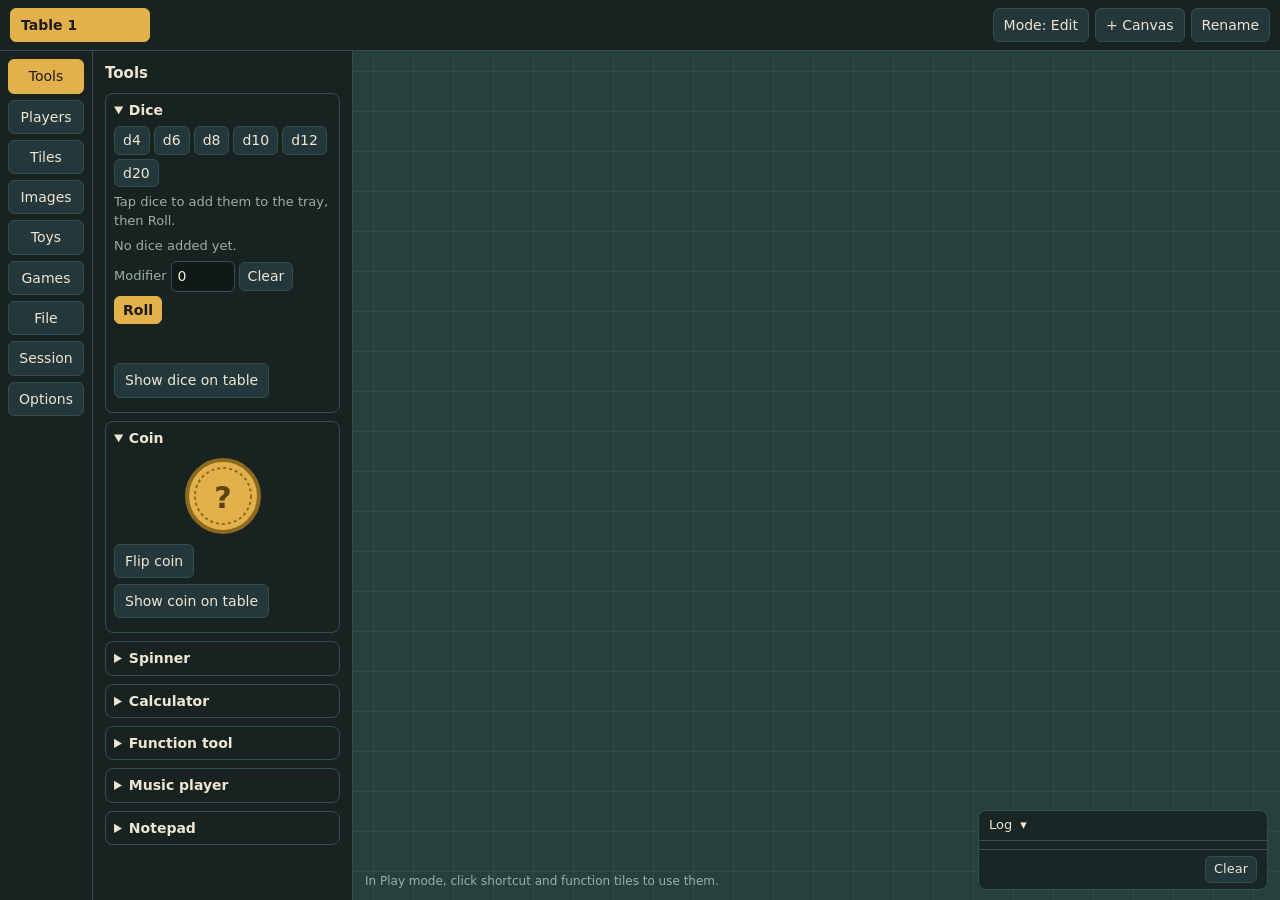
<file: tabletop_test/index.html>
<!doctype html>
<html lang="en"><head><meta charset="utf-8">
<meta name="viewport" content="width=device-width, initial-scale=1, viewport-fit=cover">
<title>Tabletop Workshop</title>
<style>
:root{--inp:#0f1918;--btn:#24373a;--felt:#25403d;--grid:#2d4b47;--onacc:#1b1b1b;--bg:#1f2b2a;--panel:#172221;--ink:#efe6d2;--mute:#9db0a5;--line:#34504d;--acc:#e3b14b;box-sizing:border-box;padding-top:env(safe-area-inset-top,0px);padding-bottom:env(safe-area-inset-bottom,0px)}
*{box-sizing:border-box}
html,body{height:100%;margin:0}
body{background:var(--bg);color:var(--ink);font:14px/1.45 "Trebuchet MS",system-ui,sans-serif;display:flex;flex-direction:column;overflow:hidden}
button,input,select,textarea{font:inherit;color:inherit}
button{cursor:pointer;background:var(--btn);border:1px solid var(--line);border-radius:6px;padding:6px 10px}
button:hover{border-color:var(--acc)}
button:focus-visible,input:focus-visible,select:focus-visible,textarea:focus-visible{outline:2px solid var(--acc);outline-offset:1px}
#nav{display:flex;align-items:center;gap:6px;padding:8px 10px;background:var(--panel);border-bottom:1px solid var(--line)}
#tabs{display:flex;gap:6px;overflow-x:auto;flex:1}
.tab{flex:none;max-width:160px}
input.tab{background:var(--acc);color:var(--onacc);border:1px solid var(--acc);border-radius:6px;padding:6px 10px;width:140px;font-weight:600}
#main{flex:1;display:flex;min-height:0}
#rail{display:flex;flex-direction:column;gap:6px;padding:8px;background:var(--panel);border-right:1px solid var(--line)}
#rail button.on{background:var(--acc);color:var(--onacc);border-color:var(--acc)}
#panel{width:260px;max-width:70vw;overflow-y:auto;padding:12px;background:var(--panel);border-right:1px solid var(--line)}
#panel.hide{display:none}
#panel h3{margin:0 0 8px;font-size:15px}
#panel section{display:none}
#panel section.on{display:block}
.row{display:flex;flex-wrap:wrap;gap:6px;margin:8px 0}
.mute{color:var(--mute);font-size:13px}
label{display:block;margin-top:10px;font-size:13px;color:var(--mute)}
textarea,select,input[type=number]{width:100%;background:var(--inp);border:1px solid var(--line);border-radius:6px;padding:6px}
input[type=number]{width:64px}
.sw{width:26px;height:26px;padding:0;border-radius:50%}
#log{margin:0;padding:0;list-style:none}
#log li{padding:3px 0;border-bottom:1px solid var(--line);overflow-wrap:anywhere}
#log li:last-child{border-bottom:none}
#log time{color:var(--mute);font-size:11px;margin-right:6px}
#log b{font-weight:600}
#log .k-res span{color:var(--acc)}
#log .k-sys{color:var(--mute);font-style:italic}
#insp{display:none;margin-top:14px;padding-top:6px;border-top:1px solid var(--line)}
#stage{flex:1;position:relative;overflow:hidden;touch-action:none;cursor:grab;background-color:var(--felt);background-image:linear-gradient(var(--grid) 1px,transparent 1px),linear-gradient(90deg,var(--grid) 1px,transparent 1px)}
#world{position:absolute;left:0;top:0;transform-origin:0 0}
.tile{position:absolute;border-radius:8px;border:2px solid rgba(0,0,0,.35);box-shadow:0 2px 0 rgba(0,0,0,.35);padding:8px;display:flex;align-items:center;justify-content:center;text-align:center;cursor:move;user-select:none;overflow:hidden;font-weight:600}
.tile.sel{outline:3px solid var(--acc);outline-offset:2px}
.tile .rz{position:absolute;right:0;bottom:0;width:16px;height:16px;cursor:nwse-resize;background:linear-gradient(135deg,transparent 50%,rgba(0,0,0,.45) 50%)}
.tile .lk{position:absolute;right:6px;top:2px}
#hint{position:absolute;left:12px;bottom:10px;color:var(--mute);font-size:12px;pointer-events:none}
.card{background:var(--inp);border:1px solid var(--line);border-left:6px solid var(--acc);border-radius:8px;padding:8px;margin:10px 0}
.ch,.stat{display:flex;gap:4px;align-items:center;margin-bottom:4px}
.card input:not([type=color]){background:#172221;border:1px solid var(--line);border-radius:6px;padding:4px 6px;min-width:0}
.pn,.sn{flex:1;width:0}
.card .sv{width:48px;text-align:center}
.card .pc{width:34px;height:30px;padding:0;border:none;background:none}
.stat button{padding:2px 8px}
.piece{border-radius:50%!important;z-index:2;padding:0;font-size:15px}
#fbox input[type=text]{width:100%;background:var(--inp);border:1px solid var(--line);border-radius:6px;padding:6px}
label.chk{display:flex;gap:6px;align-items:center;color:var(--ink)}
.tile .fb{position:absolute;left:6px;top:2px}
body.play #mode{background:var(--acc);color:var(--onacc);border-color:var(--acc)}
body.play .rz{display:none}
body.play .tile:not(.piece){cursor:pointer}
#toast{position:absolute;left:50%;bottom:44px;transform:translateX(-50%);max-width:90%;background:var(--panel);border:1px solid var(--acc);border-radius:8px;padding:8px 14px;opacity:0;pointer-events:none;transition:opacity .2s;text-align:center}
#toast.on{opacity:1}
#tools2 button.on{background:var(--acc);color:var(--onacc);border-color:var(--acc)}
#ink .hp{pointer-events:none}
#stage.erase #ink .hp{pointer-events:stroke}
.widget{flex-direction:column;align-items:stretch;justify-content:flex-start;padding:0;text-align:left;font-weight:400;z-index:1;cursor:default}
.widget .wh{display:flex;align-items:center;gap:6px;padding:4px 6px 4px 10px;background:var(--acc);color:var(--onacc);font-weight:700;cursor:move}
.widget .wt{flex:1;overflow:hidden;text-overflow:ellipsis;white-space:nowrap}
.widget .wx{padding:0 7px;line-height:1.4;background:rgba(0,0,0,.15);border-color:transparent;color:inherit}
.widget .wb{flex:1;overflow:auto;padding:8px}
.widget .ws{display:flex;align-items:center;gap:6px;margin-bottom:4px}
.widget .wn{flex:1;overflow:hidden;text-overflow:ellipsis}
.widget .wv{min-width:34px;text-align:center;font-size:16px}
.widget .ws button,.widget .wr button{padding:2px 8px}
.widget .wr{display:flex;flex-wrap:wrap;gap:4px;margin-bottom:6px;align-items:center}
.widget .res{font-size:18px;font-weight:700;color:var(--acc);margin-top:4px;word-break:break-word}
.widget label{display:inline-flex;gap:4px;align-items:center;margin:0;font-size:12px;color:var(--ink)}
.widget input{width:56px;background:var(--inp);border:1px solid var(--line);border-radius:6px;padding:3px 5px}
.widget .flip{padding:8px 16px}
details{margin:8px 0;border:1px solid var(--line);border-radius:8px;padding:6px 8px}
summary{cursor:pointer;font-weight:600}
.tb .r{display:flex;flex-wrap:wrap;gap:4px;margin:6px 0;align-items:center}
.tb button{padding:3px 8px}
.tb input[type=text],.tb input[type=number],.tb textarea{width:100%;background:var(--inp);border:1px solid var(--line);border-radius:6px;padding:4px 6px;min-width:0}
.tb input[type=range]{width:100%;padding:0;background:none;border:none}
.tb textarea{resize:none}
.tb .out{font-size:18px;font-weight:700;color:var(--acc);word-break:break-word;min-height:1.4em}
.tb .grid{display:grid;grid-template-columns:repeat(4,1fr);gap:4px}
.tb .grid button{padding:6px 0}
.tb .disp{background:var(--inp);border:1px solid var(--line);border-radius:6px;padding:6px;text-align:right;min-height:2em;word-break:break-all;margin-bottom:6px;font-size:16px}
.tb .wheel{width:100%;max-width:220px;margin:0 auto;display:block}
.tb .wg{transition:transform 3.5s cubic-bezier(.15,.7,.2,1)}
.tb ul{list-style:none;margin:4px 0;padding:0;max-height:140px;overflow:auto}
.tb .binfo li{white-space:normal;overflow:visible;text-overflow:clip;cursor:default;padding:2px 0}
.mf{display:flex;flex-direction:column;font-size:11px;gap:2px;flex:1;min-width:64px}.mf input,.mf select{width:100%;box-sizing:border-box}
.tb li{padding:2px 4px;cursor:pointer;border-radius:4px;overflow:hidden;text-overflow:ellipsis;white-space:nowrap}
.tb li.on{background:var(--acc);color:var(--onacc)}
.tb .seg{display:flex;gap:4px;margin-bottom:4px}
.tb .seg input[type=color]{width:30px;padding:0;border:none;background:none;flex:none}
.tb select{width:100%;background:var(--inp);border:1px solid var(--line);border-radius:6px;padding:4px 6px;margin-top:4px}
#igrid{display:grid;grid-template-columns:repeat(4,1fr);gap:6px;margin:8px 0}
#igrid .th{padding:2px;aspect-ratio:1}
#igrid img{width:100%;height:100%;object-fit:contain;display:block}
.imgt{padding:0;border-color:transparent;box-shadow:none}
.imgt img{width:100%;height:100%;object-fit:contain;pointer-events:none;border-radius:6px}
.imb{display:none;position:absolute;left:4px;top:4px;width:24px;height:24px;border-radius:50%;border:1px solid var(--line);background:rgba(23,34,33,.92);color:#fff;cursor:pointer;align-items:center;justify-content:center;padding:0;font-size:16px;line-height:1;z-index:3}
.tile.sel .imb{display:flex}
.tile.locked{cursor:default}.tile.locked .rz{display:none}
.lck{position:absolute;left:6px;bottom:4px;font-size:13px;pointer-events:none}
#imenu{position:fixed;z-index:60;min-width:190px;background:var(--inp);color:inherit;border:1px solid var(--acc);border-radius:8px;padding:4px;box-shadow:0 6px 18px rgba(0,0,0,.45);display:none}
#imenu button{display:block;width:100%;text-align:left;background:none;border:0;color:inherit;padding:7px 10px;border-radius:5px;cursor:pointer;font:inherit}
#imenu button:hover:not(:disabled),#imenu button:focus-visible{background:var(--acc);color:var(--onacc);outline:none}
#imenu button:disabled{opacity:.4;cursor:default}
#imenu hr{border:0;border-top:1px solid var(--line);margin:4px 0}
#stage,#hint,#toast{user-select:none;-webkit-user-select:none}
#stage input,#stage textarea{user-select:text;-webkit-user-select:text}
.pimg img{position:absolute;inset:0;width:100%;height:100%;object-fit:cover;pointer-events:none}
.pimg .t{display:none}
#pick{position:fixed;inset:0;background:rgba(0,0,0,.55);display:flex;align-items:center;justify-content:center;z-index:50}
#pick[hidden]{display:none}
#pick .pk{background:var(--panel);border:1px solid var(--line);border-radius:10px;padding:12px;width:min(360px,92vw);max-height:80vh;overflow:auto}
#pick .row{justify-content:space-between;align-items:center}
#pkc{width:100%;background:var(--inp);border:1px solid var(--line);border-radius:6px;padding:6px}
#pkg{display:grid;grid-template-columns:repeat(5,1fr);gap:6px;margin:8px 0}
#pkg .th{padding:2px;aspect-ratio:1}
#pkg img{width:100%;height:100%;object-fit:contain;display:block}
@keyframes roll{0%{transform:rotate(0) translateY(0)}25%{transform:rotate(90deg) translateY(-8px)}50%{transform:rotate(190deg) translateY(0)}75%{transform:rotate(280deg) translateY(-5px)}100%{transform:rotate(360deg) translateY(0)}}
@keyframes flip{0%{transform:perspective(300px) rotateX(0) translateY(0)}50%{transform:perspective(300px) rotateX(900deg) translateY(-28px)}100%{transform:perspective(300px) rotateX(1800deg) translateY(0)}}
.dg{display:flex;flex-wrap:wrap;gap:6px;justify-content:center;margin:8px 0}
.dg .die{display:block}
.dg svg{width:46px;height:46px;display:block}
.dg[data-sm] svg{width:32px;height:32px}
.dg.rolling .die{animation:roll .45s linear infinite}
.dsum{flex-basis:100%;text-align:center;font-size:18px;color:var(--acc)}
.coinw{width:80px;margin:8px auto;min-height:80px}
.coinw svg{width:80px;height:80px;display:block}
.coinw.flipping{animation:flip 1s ease-in-out}
.pav{flex:none;width:40px;height:40px;border-radius:50%;overflow:hidden;display:flex;align-items:center;justify-content:center;font-weight:700;border:2px solid rgba(0,0,0,.35)}
.pav:empty{display:none}
.pav img{width:100%;height:100%;object-fit:cover;display:block}
.widget .pav{width:26px;height:26px;font-size:11px}
@media (prefers-reduced-motion:reduce){.dg.rolling .die,.coinw.flipping{animation:none}}
@keyframes bob{0%,100%{transform:translateY(0) rotate(-1.5deg)}50%{transform:translateY(-5px) rotate(1.5deg)}}
@keyframes shard{to{transform:translate(var(--dx),var(--dy));opacity:0}}
.bal .bob{animation:bob 2.4s ease-in-out infinite;transform-origin:0 70px}
.bal .shard{animation:shard .7s ease-out forwards}
.bj .hand{min-height:52px;margin:2px 0 6px}
.cd{display:inline-block;width:34px;height:48px;background:#efe6d2;color:#1b1b1b;border:1px solid #000;border-radius:5px;text-align:center;font-weight:700;font-size:13px;line-height:1.15;padding-top:5px;margin:0 3px 3px 0;vertical-align:top}
.cd.red{color:#b3261e}
.cd.back{background:repeating-linear-gradient(45deg,#3b5a8a,#3b5a8a 4px,#2b4670 4px,#2b4670 8px);color:transparent}
@media (prefers-reduced-motion:reduce){.bal .bob{animation:none}.bal .shard{display:none}}
.ft{margin-bottom:6px;padding:4px 6px;border:1px solid var(--line);border-radius:6px}
.ft.on{border-color:var(--acc)}
.ft.dead{opacity:.45}
.fh{display:flex;justify-content:space-between;gap:6px;font-size:12px;flex-wrap:wrap}
.bar{height:8px;background:var(--inp);border-radius:4px;overflow:hidden;margin-top:3px}
.bar i{display:block;height:100%}
.blog{font-size:12px;color:var(--mute);max-height:96px;overflow:auto;margin:6px 0}
.tb .r select{flex:1;min-width:0;margin-top:0;font-size:12px;padding:3px}
@keyframes scz{from{transform:scale(.15)}to{transform:scale(1.1)}}
@keyframes scs{0%,100%{transform:scale(1.1) translate(0,0)}25%{transform:scale(1.1) translate(-10px,6px)}75%{transform:scale(1.1) translate(10px,-6px)}}
#scare{position:fixed;inset:0;background:#000;z-index:200;display:flex;align-items:center;justify-content:center;cursor:pointer}
#scare svg{width:min(92vw,92vh);height:auto;animation:scz .22s ease-out forwards,scs .09s linear .22s 12 forwards}
.bearbtn{background:none;border:none;padding:0;display:block;margin:0 auto;width:100%;max-width:170px;cursor:pointer}
.bearbtn svg{width:100%;display:block;transition:transform .1s}
.bearbtn:active svg{transform:scale(.95)}
@media (prefers-reduced-motion:reduce){#scare svg{animation:none;transform:scale(1.05)}}
.igrid{display:flex;flex-wrap:wrap;gap:6px;margin:6px 0}
.itm{width:40px;height:40px;flex:none;border-radius:8px;border:2px solid var(--line);background:var(--btn);display:flex;align-items:center;justify-content:center;font-weight:700;cursor:grab;overflow:hidden;user-select:none;-webkit-user-select:none}
.itm img{width:100%;height:100%;object-fit:contain;pointer-events:none}
.itm:hover,.itm.on{border-color:var(--acc)}
.itmt{padding:0;font-size:18px;z-index:2}
.itmt img{width:100%;height:100%;object-fit:contain;pointer-events:none}
.card details.inv{margin:6px 0 0;padding:4px 6px}
#inm{width:100%;background:var(--inp);border:1px solid var(--line);border-radius:6px;padding:6px;margin-bottom:6px}
#tip{position:fixed;z-index:300;max-width:240px;background:var(--inp);border:1px solid var(--acc);border-radius:8px;padding:6px 10px;pointer-events:none;box-shadow:0 4px 12px rgba(0,0,0,.4)}
#tip[hidden]{display:none}
#tip b{color:var(--acc)}
#tip div{font-size:13px;margin-top:2px;white-space:pre-wrap}
.stat{flex-wrap:wrap}
.eff{flex-basis:100%;text-align:right;color:var(--acc);font-size:12px}
.eff:empty{display:none}
.widget .wv.mod{color:var(--acc)}
.pinv{margin-top:6px;border-top:1px solid var(--line);padding-top:4px}
.r2{display:flex;gap:4px;margin-bottom:4px;align-items:center}
.r2 input,.r2 select{background:var(--inp);border:1px solid var(--line);border-radius:6px;padding:4px 6px;min-width:0}
.r2 input[type=text]{flex:1}
.r2 input[type=number]{width:60px}
.r2 select{width:52px}
#tip .tm{color:var(--acc)}
.piano{position:relative;display:flex;height:110px;margin:6px 0;touch-action:none;user-select:none;-webkit-user-select:none}
.tb .pk{padding:0;border:1px solid #000;font-size:9px;cursor:pointer;touch-action:none;min-width:0}
.tb .pk.w{flex:1;background:#f4efe0;color:#555;border-radius:0 0 4px 4px;display:flex;align-items:flex-end;justify-content:center;padding-bottom:3px}
.tb .pk.b{position:absolute;top:0;height:64%;background:#1b1b1b;color:#bbb;border-radius:0 0 3px 3px;z-index:2;display:flex;align-items:flex-end;justify-content:center;padding-bottom:2px}
.tb .pk.w.dn{background:#e3b14b}
.tb .pk.b.dn{background:#8a6a1f}
.tb .ped.on,.tb .pl.on{background:var(--acc);color:var(--onacc);border-color:var(--acc)}
#results{position:absolute;right:12px;bottom:10px;width:290px;max-width:calc(100% - 24px);background:rgba(23,34,33,.85);border:1px solid var(--line);border-radius:8px;z-index:5;font-size:13px}
#rtoggle{display:flex;gap:8px;align-items:center;width:100%;background:none;border:none;padding:5px 10px;text-align:left}
#rtoggle span:nth-child(2){flex:1;min-width:0;overflow:hidden;text-overflow:ellipsis;white-space:nowrap;color:var(--acc);font-size:12px}
#results:not(.c) #rlast{display:none}
#results.c #rtoggle span:last-child{display:inline-block;transform:rotate(-90deg)}
#results ul{margin:0;padding:4px 10px;list-style:none;max-height:180px;overflow:auto;border-top:1px solid var(--line)}
#results.c #rbody{display:none}
#runread{background:var(--acc);color:var(--onacc);border-radius:9px;padding:0 6px;font-size:11px}
#lfoot{display:flex;gap:6px;padding:6px 10px;border-top:1px solid var(--line)}
#chatf{display:flex;gap:6px;flex:1;min-width:0}
#chatf[hidden]{display:none}
#chat{flex:1;min-width:0}
#lfoot button{padding:3px 8px}
#lclear{margin-left:auto}
#nav,#rail,#panel,#results{zoom:var(--ui,1)}
.widget{background:var(--panel)!important;color:var(--ink)!important}
.itmt{background:var(--btn)!important;color:var(--ink)!important}
html[data-scheme=midnight]{--bg:#12141f;--panel:#0d0f18;--ink:#e6e8f2;--mute:#8d93ad;--line:#2a2f4a;--acc:#7aa2ff;--onacc:#0d0f18;--inp:#0a0c14;--btn:#1b2036;--felt:#1a2038;--grid:#232a4a}
html[data-scheme=parchment]{--bg:#e9dfc8;--panel:#f4ecd8;--ink:#2b2418;--mute:#6b5f48;--line:#c9b98f;--acc:#a8561e;--onacc:#ffffff;--inp:#fffaf0;--btn:#ede1c3;--felt:#d8c9a0;--grid:#c9b98f}
html[data-scheme=forest]{--bg:#1b2418;--panel:#141b12;--ink:#e8efd8;--mute:#9bab86;--line:#34452e;--acc:#c9d85a;--onacc:#141b12;--inp:#0e140c;--btn:#243020;--felt:#2d4a28;--grid:#3a5c34}
html[data-scheme=contrast]{--bg:#000000;--panel:#000000;--ink:#ffffff;--mute:#d0d0d0;--line:#ffffff;--acc:#ffe14a;--onacc:#000000;--inp:#000000;--btn:#161616;--felt:#101010;--grid:#444444}
#oscale{width:100%}
.chip{display:inline-flex;align-items:center;border:1px solid var(--line);border-radius:6px;padding:0 0 0 6px;background:var(--btn)}
.tb .chip button{padding:0 7px;border:none;background:none}
.tb .rl{background:var(--acc);color:var(--onacc);border-color:var(--acc);font-weight:700}
.dgrp{margin:4px 0}
.widget .wti{width:auto;flex:1;min-width:0;background:rgba(255,255,255,.9);color:#1b1b1b;padding:1px 6px}
#peers{display:flex;align-items:center;gap:4px;flex:none}
#peers:empty{display:none}
#ncode{font-weight:700;letter-spacing:.12em;padding:4px 8px}
.pchip{flex:none;width:26px;height:26px;border-radius:50%;display:inline-flex;align-items:center;justify-content:center;font-size:11px;font-weight:700;border:2px solid var(--panel);box-shadow:0 0 0 1px var(--line)}
.pchip.h{box-shadow:0 0 0 2px var(--acc)}
#cursors{position:absolute;inset:0;pointer-events:none;overflow:hidden;z-index:4}
.rcur{position:absolute;left:0;top:0;will-change:transform;transition:opacity .25s}
.rcur.off{opacity:0}
.rcur svg{display:block;margin:-2px 0 0 -2px;filter:drop-shadow(0 1px 1px rgba(0,0,0,.45))}
.rcur span{position:absolute;left:12px;top:17px;padding:1px 7px;border-radius:9px;font-size:12px;font-weight:700;white-space:nowrap;max-width:160px;overflow:hidden;text-overflow:ellipsis;box-shadow:0 1px 3px rgba(0,0,0,.35)}
#snm,#scode{width:100%;background:var(--inp);border:1px solid var(--line);border-radius:6px;padding:6px;min-width:0}
#scode{flex:1;width:auto;text-transform:uppercase;letter-spacing:.12em}
#panel h4{margin:12px 0 4px;font-size:13px}
.scode{font-size:26px;font-weight:700;letter-spacing:.15em;color:var(--acc);text-align:center;margin:4px 0}
.sp{display:flex;align-items:center;gap:8px;padding:5px 0;border-bottom:1px solid var(--line)}
.sp .spn{flex:1;min-width:0;overflow:hidden;text-overflow:ellipsis;line-height:1.25}
.sp button{padding:2px 8px}
body.spect #world,body.spect #world *{pointer-events:none!important}
body.guest #panel section[inert]>h3::after,body.guest #panel details[inert]>summary::after{content:' (view only)';color:var(--mute);font-weight:400;font-size:13px}
body.guest #panel :is(section,details)[inert] :is(button,input,select,textarea,summary){opacity:.6}
body.guest #panel :is(button,input,select,textarea):disabled{opacity:.45;cursor:default}
body.g-nobuild #world :is(.rz,.imb,.widget .wx){display:none!important}
body.g-noplay #world .widget .wb{pointer-events:none}
.sperm{display:flex;flex-wrap:wrap;gap:6px;margin:2px 0 8px 34px}
.sperm select{width:100%;min-width:0;padding:3px 4px;font-size:12px}
.sperm>select{width:auto;flex:1 1 110px}
.sperm label{display:flex;flex-direction:column;gap:2px;margin:0;font-size:12px;flex:1 1 110px}
.sperm label.chk{flex-direction:row;flex-basis:100%;color:var(--ink)}
#nav button:disabled{opacity:.45;cursor:default;border-color:var(--line)}
#rail [data-p=session]{position:relative}
#peers .pchip{padding:0;cursor:pointer}
.pchip.fol{box-shadow:0 0 0 2px var(--panel),0 0 0 4px var(--ink)}
.tile.rdrag{outline:3px solid var(--rc,#e3b14b);outline-offset:2px}
.rping{position:absolute;left:0;top:0;width:0;height:0;pointer-events:none}
.rping i{position:absolute;left:-15px;top:-15px;width:30px;height:30px;border-radius:50%;border:3px solid var(--rc);animation:rping 1.3s ease-out both}
.rping i+i{animation-delay:.35s}
.rping span{position:absolute;left:14px;top:-28px;font-size:12px;font-weight:700;color:var(--rc);text-shadow:0 1px 2px #000;white-space:nowrap}
@keyframes rping{from{transform:scale(.4);opacity:1}to{transform:scale(2.6);opacity:0}}
@media (prefers-reduced-motion:reduce){.rping i{animation:none}}
.rbadge{position:absolute;right:-5px;top:-5px;min-width:18px;height:18px;padding:0 4px;border-radius:9px;background:#d9694f;color:#fff;font-size:11px;line-height:18px}
</style></head>
<body>
<div id="nav"><div id="tabs"></div><div id="peers" aria-label="People in this game"></div><button id="mode" aria-pressed="false" title="Play mode: click function tiles and shortcuts to use them">Mode: Edit</button><button id="addc" title="Add canvas">+ Canvas</button><button id="renc" title="Rename this canvas">Rename</button><button id="delc">Delete</button></div>
<div id="main">
 <div id="rail">
  <button data-p="tools" class="on">Tools</button><button data-p="players">Players</button><button data-p="tiles">Tiles</button><button data-p="images">Images</button><button data-p="toys">Toys</button><button data-p="games">Games</button><button data-p="file">File</button><button data-p="session">Session</button><button data-p="options">Options</button>
 </div>
 <div id="panel">
  <section id="p-tools" class="on">
   <h3>Tools</h3>
   <details open><summary>Dice</summary>
   <div class="tb" data-tool="dice"></div>
   <div class="row"><button data-show="dice">Show dice on table</button></div></details>
   <details open><summary>Coin</summary><div class="coinw" id="pcoin" aria-hidden="true"></div>
   <div class="row"><button id="coin">Flip coin</button><button data-show="coin">Show coin on table</button></div></details>
   
   <details><summary>Spinner</summary><div class="tb" data-tool="spinner"></div><div class="row"><button data-show="spinner">Show on table</button></div></details>
   <details><summary>Calculator</summary><div class="tb" data-tool="calc"></div><div class="row"><button data-show="calc">Show on table</button></div></details>
   <details><summary>Function tool</summary><div class="tb" data-tool="formula"></div><div class="row"><button data-show="formula">Show on table</button></div></details>
   <details><summary>Music player</summary><div class="tb" data-tool="music"></div><div class="row"><button data-show="music">Show on table</button></div></details>
   <details><summary>Notepad</summary><div class="tb" data-tool="notes"></div><div class="row"><button data-show="notes">Show on table</button></div></details>
  </section>
  <section id="p-players"><h3>Players</h3><div class="row"><button id="addp">Add player</button></div><p class="mute">Rename stats, use − and + to change values. “Add piece” drops a token for that player on the current canvas.</p><details open id="itemsd" data-drop="menu"><summary>Items</summary>
   <input type="text" id="inm" placeholder="Item name" aria-label="Item name" maxlength="40">
   <textarea id="ids" rows="2" placeholder="Description (shown on hover)" aria-label="Item description"></textarea>
   <div class="row"><button id="iimg">Choose image</button><div id="iprev" class="itm" aria-hidden="true" style="cursor:default"></div></div>
   <div class="mute">Stat modifiers (apply while the item is in a player’s inventory)</div>
   <div id="imods"></div><datalist id="istats"></datalist>
   <div class="row"><button id="iaddm">Add modifier</button></div>
   <div class="row"><button id="iadd">Add item</button><button id="icnl" hidden>Cancel</button><button id="idel2" hidden>Delete</button></div>
   <div class="mute">Drag items onto the table or into a player’s inventory, and back here to put them away. Click an item to edit it.</div>
   <div id="ilist" class="igrid"></div>
   </details>
   <div id="plist"></div></section>
  <section id="p-tiles">
   <h3>Tiles</h3>
   <div class="row"><button id="addt">Add tile</button></div>
   <div class="mute">Draw on the table (Edit mode)</div>
   <div class="row" id="tools2"><button data-tl="select" class="on">Select</button><button data-tl="line">Line</button><button data-tl="arrow">Arrow</button><button data-tl="brush">Brush</button><button data-tl="erase">Eraser</button></div>
   <div class="row"><label style="margin:0">Color <input type="color" id="inkc" value="#efe6d2"></label><label style="margin:0">Width <input type="number" id="inkw" min="1" max="30" value="4"></label></div>
   <p class="mute">Drag to move, drag the corner to resize, scroll to zoom, drag empty table to pan.</p>
   <div id="insp">
    <label>Text<textarea id="it" rows="3"></textarea></label>
    <label>Color</label><div class="row" id="sws"></div>
    <label>Transparency <span id="ialv" class="mute">0%</span><input type="range" id="ial" min="0" max="100" step="5" value="0"></label>
    <label>Shortcut to canvas<select id="il"></select></label>
    <label class="chk"><input type="checkbox" id="fon"> Function tile (runs on click in Play mode)</label>
    <div id="fbox" hidden>
     <label>Action<select id="fkind"><option value="stat">Change a player stat</option><option value="move">Move piece to a tile</option><option value="add">Add a piece here (specific player)</option><option value="remove">Remove piece from here</option></select></label>
     <label>Target<select id="ftg"></select></label>
     <label id="fdl">Destination tile<select id="fdest"></select></label>
     <div id="fstat">
     <label>Stat name<input id="fst" list="fsl" type="text" placeholder="e.g. Health"></label><datalist id="fsl"></datalist>
     <label>Effect<select id="fop"><option value="set">Set to</option><option value="add">Add (negative to subtract)</option><option value="math">Math expression (x = current value)</option></select></label>
     <label>Modifier<input id="fmod" type="text"></label>
     <p class="mute">Math examples: x*2, x-3, (x+1)/2, x^2. A function tile ignores its shortcut.</p>
     </div>
    </div>
    <div class="row"><button id="dt">Delete tile</button></div>
   </div>
  </section>
  <section id="p-options"><h3>Options</h3>
   <label class="chk"><input type="checkbox" id="omute"> Mute all sound</label>
   <p class="mute">Silences the piano, music player and the teddy bear.</p>
   <label>Color scheme<select id="oscheme"><option value="teal">Teal (default)</option><option value="midnight">Midnight</option><option value="forest">Forest</option><option value="parchment">Parchment (light)</option><option value="contrast">High contrast</option></select></label>
   <label>UI size: <b id="oscv">100%</b><input type="range" id="oscale" min="0.8" max="1.5" step="0.05" aria-label="UI size"></label>
   <p class="mute">Scales the top bar, menus and results box. Zoom the table itself by scrolling.</p>
   <div class="row"><button id="oreset">Reset options</button></div>
  </section>
  <section id="p-session"><h3>Play together</h3>
   <p class="mute">Host a game and share its code, or join someone else’s game with theirs. Everyone sees each other’s mouse on the table.</p>
   <label>Your name<input type="text" id="snm" maxlength="24" placeholder="Name shown to others" autocomplete="off"></label>
   <label>Your color <input type="color" id="scol" value="#e3b14b"></label>
   <div id="sx"></div>
   <p class="mute">Everyone plays on the host’s tables and sees every change live. The host decides what each guest may do. When a guest leaves, their own tables come back exactly as they were.</p>
  </section>
  <section id="p-file"><h3>Save and load</h3>
   <p class="mute">Files are saved to your computer as .json and include the images you imported.</p>
   <details open><summary>Save</summary>
    <div class="row"><button id="svt">Save this table</button><button id="sva">Save all tables</button></div>
    <p class="mute">“This table” saves the current table plus the players, items and images it uses. “All tables” saves everything: every table, all players, items, imported images and tool settings.</p>
   </details>
   <details open><summary>Load</summary>
    <div class="row"><button id="ldt">Load table(s)…</button><button id="lda">Load all…</button></div>
    <p class="mute">“Load table(s)” adds the tables in a file to what you have now. “Load all” replaces everything with the contents of an all-tables file.</p>
    <div id="lconf" hidden><div style="color:var(--acc);margin:6px 0">Replace everything you have now with this file?</div><div class="row"><button id="lyes">Replace everything</button><button id="lno">Cancel</button></div></div>
   </details>
   <input type="file" id="fload" accept=".json,application/json" hidden>
  </section>
  <section id="p-toys"><h3>Toys</h3><p class="mute">Little things to play with. Each can also sit on the table.</p>
   <details open><summary>Disco ball</summary><div class="tb" data-tool="disco"></div><div class="row"><button data-show="disco">Show on table</button></div></details>
   <details><summary>Spinning top</summary><div class="tb" data-tool="top"></div><div class="row"><button data-show="top">Show on table</button></div></details>
   <details><summary>Balloon</summary><div class="tb" data-tool="balloon"></div><div class="row"><button data-show="balloon">Show on table</button></div></details>
   <details><summary>Teddy bear</summary><div class="tb" data-tool="teddy"></div><div class="row"><button data-show="teddy">Show on table</button></div></details>
   <details><summary>Piano</summary><div class="tb" data-tool="piano"></div><div class="row"><button data-show="piano">Show on table</button></div></details>
  </section>
  <section id="p-games"><h3>Games</h3>
   <details open><summary>Blackjack</summary><div class="tb" data-tool="blackjack"></div><div class="row"><button data-show="blackjack">Show on table</button></div></details>
   <details><summary>Player battle</summary><div class="tb" data-tool="battle"></div><div class="row"><button data-show="battle">Show on table</button></div></details>
   <p class="mute">More games are on the way.</p>
  </section>
  <section id="p-images"><h3>Images</h3>
   <div class="row"><button id="imp">Import images</button><button id="impf">Import folder</button></div>
   <input type="file" id="fimg" accept="image/*" multiple hidden><input type="file" id="fdir" webkitdirectory multiple hidden>
   <label style="margin-top:0">Library<select id="icat"><option>Icons</option><option>Terrain</option><option>Imported</option></select></label>
   <div id="igrid"></div>
   <p class="mute">Click an image to place it on the table. Imported images are kept in this browser.</p>
   <div id="insi" hidden><div class="mute">Selected image</div><label>Shortcut to canvas<select id="iml"></select></label><div class="row"><button id="idl">Delete image</button></div></div>
  </section>
 </div>
 <div id="stage"><div id="world"></div><div id="cursors" aria-hidden="true"></div><div id="results"><button id="rtoggle" aria-expanded="true"><span>Log</span><span id="rlast"></span><b id="runread" hidden></b><span aria-hidden="true">▾</span></button><div id="rbody"><ul id="log" aria-live="polite"></ul><div id="lfoot"><form id="chatf" hidden><input id="chat" maxlength="300" placeholder="Message everyone…" aria-label="Chat message" autocomplete="off"><button>Send</button></form><button id="lclear" title="Clear the log on this computer">Clear</button></div></div></div><div id="toast" role="status" aria-live="polite"></div><div id="hint">In Play mode, click shortcut and function tiles to use them.</div></div>
</div>
<script>
const $=s=>document.querySelector(s),uid=()=>Math.random().toString(36).slice(2,8);
const mk=n=>({id:uid(),name:n,items:[],view:{x:60,y:60,z:1}});
let S=null;try{S=JSON.parse(localStorage.getItem('tw1'))}catch(e){}
if(!S||!Array.isArray(S.canvases)||!S.canvases.length)S={canvases:[mk('Table 1')],active:0};
/* Repair saved data from older versions so a stale save can never break panning or dragging */
{const fin=(n,d)=>Number.isFinite(n)?n:d;
 S.canvases=S.canvases.filter(c=>c&&typeof c==='object');if(!S.canvases.length)S.canvases=[mk('Table 1')];
 S.canvases.forEach(c=>{if(!c.id)c.id=uid();if(typeof c.name!=='string')c.name='Table';if(!Array.isArray(c.items))c.items=[];
  c.items=c.items.filter(i=>i&&typeof i==='object');
  const v=c.view&&typeof c.view==='object'?c.view:{};c.view={x:fin(v.x,60),y:fin(v.y,60),z:Math.min(3,Math.max(.25,fin(v.z,1)))};
  c.items.forEach(i=>{if(!i.id)i.id=uid();if(i.type!=='line'&&i.type!=='draw'){i.x=fin(i.x,0);i.y=fin(i.y,0);i.w=fin(i.w,120);i.h=fin(i.h,80)}})});
 S.active=Number.isInteger(S.active)&&S.active>=0&&S.active<S.canvases.length?S.active:0;
 S.players=Array.isArray(S.players)?S.players.filter(p=>p&&typeof p==='object'):[];
 S.players.forEach(p=>{if(!p.id)p.id=uid();if(typeof p.name!=='string')p.name='Player';p.stats=(Array.isArray(p.stats)?p.stats:[]).filter(s=>s&&typeof s==='object')});
 S.items=Array.isArray(S.items)?S.items.filter(i=>i&&typeof i==='object'):[];
 S.items.forEach(i=>{if(!i.id)i.id=uid();if(!i.loc||typeof i.loc!=='object')i.loc={k:'menu'};if(!Array.isArray(i.mods))i.mods=[]});
 S.imgs=Array.isArray(S.imgs)?S.imgs.filter(i=>i&&i.id):[];
 if(!S.tools||typeof S.tools!=='object'||Array.isArray(S.tools))S.tools={};}
/* While watching someone else's game (twNet.guest), S holds their tables, so it is never written over this browser's own save */
const save=()=>{if(!(window.twNet&&twNet.guest))try{localStorage.setItem('tw1',JSON.stringify(S))}catch(e){}try{syncTable()}catch(e){}if(window.twNet)try{twNet.saved()}catch(e){}};
const cv=()=>S.canvases[S.active],stage=$('#stage'),world=$('#world');
let sel=null,lastPt=null;
const COLORS=['#f1e4c3','#e3b14b','#d9694f','#6fa8a0','#7d8fd1','#4a5a58'];
const lum=c=>{const n=parseInt(c.slice(1),16);return((n>>16)*299+((n>>8&255)*587)+(n&255)*114)/1000};

function renderNav(){
 const t=$('#tabs');t.innerHTML='';
 S.canvases.forEach((c,i)=>{
  if(i===S.active){const f=document.createElement('input');f.className='tab';f.value=c.name;f.setAttribute('aria-label','Canvas name');f.title='Canvas name (click to rename)';f.onkeydown=e=>{if(e.key==='Enter')f.blur()};f.oninput=()=>{c.name=f.value;save();fillLinks()};t.appendChild(f)}
  else{const b=document.createElement('button');b.className='tab';b.textContent=c.name||'Untitled';b.onclick=()=>go(c.id);t.appendChild(b)}
 });
 $('#delc').style.display=S.canvases.length>1?'':'none';
}
const bgc=it=>{const a=it.alpha;if(!(a<1)||typeof it.color!=='string'||!/^#[0-9a-f]{6}$/i.test(it.color))return it.color;const n=parseInt(it.color.slice(1),16);return `rgba(${n>>16},${n>>8&255},${n&255},${Math.max(0,a)})`};
function place(d,it){d.style.cssText=`left:${it.x}px;top:${it.y}px;width:${it.w}px;height:${it.h}px;background:${bgc(it)};color:${lum(it.color)>140?'#1b1b1b':'#fff'}`}
function renderWorld(){
 world.innerHTML='<svg id="ink" width="1" height="1" style="position:absolute;left:0;top:0;overflow:visible;z-index:1;pointer-events:none"></svg>';drawInk();
 cv().items.forEach(it=>{try{if(it.type==='line'||it.type==='draw')return;if(it.type==='pcard'||it.type==='tool')return mkWidget(it);if(it.type==='img')return mkImg(it);if(it.type==='item')return mkItem(it);const d=document.createElement('div'),pc=it.type==='piece',p=pc&&S.players.find(x=>x.id===it.pid);if(pc){if(!p)return;it.color=p.color;it.text=(p.name||'?').trim().slice(0,2)||'?';d.title=p.name}d.className='tile'+(pc?' piece':'')+(it.locked?' locked':'');d.dataset.id=it.id;place(d,it);
  d.innerHTML='<span class="t"></span>'+(pc?'':'<i class="rz"></i><button class="imb" aria-haspopup="dialog" aria-label="Tile options" title="Tile options">\u22ee</button>')+(it.locked&&!pc?'<b class="lck" title="Locked in place">\ud83d\udd12</b>':'')+(it.link?'<b class="lk">↗</b>':'')+(it.fn&&it.fn.on?'<b class="fb">⚡</b>':'');
  d.querySelector('.t').textContent=it.text;{const mb=d.querySelector('.imb');if(mb)mb.onclick=e=>{e.stopPropagation();if(play)return;const r=e.currentTarget.getBoundingClientRect();openTmenu(r.left,r.bottom+4,it)}}if(pc&&p.img){d.classList.add('pimg');const im=document.createElement('img');im.alt='';im.draggable=false;d.prepend(im);imgSrc(p.img).then(u=>{if(u)im.src=u;else{im.remove();d.classList.remove('pimg')}})}world.appendChild(d)}catch(err){console.error('Skipped a tile that could not be drawn',err)}});
 view();select(cv().items.some(i=>i.id===sel)?sel:null);
}
function view(){const v=cv().view;world.style.transform=`translate(${v.x}px,${v.y}px) scale(${v.z})`;
 stage.style.backgroundSize=`${40*v.z}px ${40*v.z}px`;stage.style.backgroundPosition=`${v.x}px ${v.y}px`}
const item=id=>cv().items.find(i=>i.id===id);
const el=id=>world.querySelector(`[data-id="${id}"]`);
function fillLinks(){
 const s=$('#il'),it=item(sel);s.innerHTML='<option value="">None</option>';
 S.canvases.forEach(c=>{if(c.id!==cv().id){const o=document.createElement('option');o.value=c.id;o.textContent=c.name||'Untitled';s.appendChild(o)}});
 s.value=it&&it.link||'';
}
function select(id){
 sel=id;world.querySelectorAll('.tile').forEach(d=>d.classList.toggle('sel',d.dataset.id===id));
 const it=item(id),tl=it&&!['piece','pcard','tool','img','item'].includes(it.type);$('#insp').style.display=tl?'block':'none';
 if(tl){$('#it').value=it.text;$('#ial').value=Math.round((1-(it.alpha<1?it.alpha:1))*100);$('#ialv').textContent=$('#ial').value+'%';fillLinks();fillFn()}showImg(it&&it.type==='img'?it:null);
}
function go(id){S.active=S.canvases.findIndex(c=>c.id===id);sel=null;save();renderNav();renderWorld()}
$('#addc').onclick=()=>{S.canvases.push(mk('Table '+(S.canvases.length+1)));go(S.canvases[S.canvases.length-1].id)};
let armed=0;
$('#delc').onclick=function(){
 if(!armed){this.textContent='Confirm delete?';armed=setTimeout(()=>{armed=0;this.textContent='Delete'},3000);return}
 clearTimeout(armed);armed=0;this.textContent='Delete';
 const id=cv().id;(S.items||[]).forEach(i=>{if(i.loc.k==='table'&&i.loc.c===id)i.loc={k:'menu'}});S.canvases.splice(S.active,1);S.active=0;
 S.canvases.forEach(c=>c.items.forEach(i=>{if(i.link===id)delete i.link}));
 save();renderNav();renderWorld();
};
$('#addt').onclick=()=>{
 const v=cv().view,r=stage.getBoundingClientRect();
 const it={id:uid(),x:Math.round(((r.width/2-v.x)/v.z-60)/10)*10,y:Math.round(((r.height/2-v.y)/v.z-40)/10)*10,w:120,h:80,text:'New tile',color:COLORS[0]};
 cv().items.push(it);save();renderWorld();select(it.id);
 {const rb=document.querySelector('[data-p=tiles]');if(!(rb.classList.contains('on')&&!$('#panel').classList.contains('hide')))rb.click()}
};
$('#it').oninput=e=>{const it=item(sel);if(!it)return;it.text=e.target.value;el(sel).querySelector('.t').textContent=it.text;save()};
$('#il').onchange=e=>{const it=item(sel);if(!it)return;if(e.target.value)it.link=e.target.value;else delete it.link;save();renderWorld()};
$('#dt').onclick=delSel;
function delSel(){if(!sel)return;const di=item(sel);if(di&&di.type==='item'){sel=null;return moveItem(di.iid,{k:'menu'})}cv().items=cv().items.filter(i=>i.id!==sel);sel=null;save();renderWorld()}
COLORS.forEach(c=>{const b=document.createElement('button');b.className='sw';b.style.background=c;b.setAttribute('aria-label','Color '+c);
 b.onclick=()=>{const it=item(sel);if(!it)return;it.color=c;save();place(el(sel),it)};$('#sws').appendChild(b)});
document.addEventListener('keydown',e=>{if((e.key==='Delete'||e.key==='Backspace')&&!/INPUT|TEXTAREA|SELECT/.test(e.target.tagName)){e.preventDefault();delSel()}});

stage.addEventListener('pointerdown',e=>{if(e.pointerType==='mouse'&&e.button!==0)return;const tg=e.target&&e.target.closest?e.target:(e.target&&e.target.parentElement);if(!tg||tg.closest('.widget button,.widget input,.widget select,.widget textarea,.widget .itm,#results,.imb'))return;lastPt=null;if(tool!=='select'&&!play)return inkDown(e);
 const t=tg.closest('.tile'),it0=t&&item(t.dataset.id),lockd=!!(it0&&(it0.locked||window.twNet&&twNet.locked(it0))),it=lockd?null:it0,rz=!lockd&&tg.classList.contains('rz'),v=cv().view;
 select(it0?it0.id:null);
 const sx=e.clientX,sy=e.clientY,pid=e.pointerId,o=it?{x:it.x,y:it.y,w:it.w,h:it.h}:{x:v.x,y:v.y};let moved=0,done=false;
 try{stage.setPointerCapture(pid)}catch(_){}
 const mv=ev=>{if(ev.pointerId!==pid)return;lastPt=ev;const dx=ev.clientX-sx,dy=ev.clientY-sy;moved=Math.max(moved,Math.abs(dx)+Math.abs(dy));
  if(!it){v.x=o.x+dx;v.y=o.y+dy;view()}else if(play&&it.type!=='piece'&&it.type!=='item'){}
  else if(rz){it.w=Math.max(60,o.w+dx/v.z);it.h=Math.max(40,o.h+dy/v.z);place(t,it)}
  else{it.x=o.x+dx/v.z;it.y=o.y+dy/v.z;place(t,it)}};
 const up=ev=>{if(done||(ev&&ev.pointerId!==undefined&&ev.pointerId!==pid))return;done=true;
  window.removeEventListener('pointermove',mv);window.removeEventListener('pointerup',up);window.removeEventListener('pointercancel',up);
  try{stage.releasePointerCapture(pid)}catch(_){}
  if(ev&&ev.type==='pointercancel'){save();return}
  if(it&&it.type==='item'&&lastPt&&dropItem(it.iid,lastPt))return;if(it){const g=n=>Math.round(n/10)*10;it.x=g(it.x);it.y=g(it.y);it.w=g(it.w);it.h=g(it.h);place(t,it)}
  save();if(it0&&!rz&&moved<4&&play)run(it0)};
 window.addEventListener('pointermove',mv);window.addEventListener('pointerup',up);window.addEventListener('pointercancel',up);
});
stage.addEventListener('wheel',e=>{if(e.target.closest('#results'))return;e.preventDefault();
 const v=cv().view,r=stage.getBoundingClientRect(),mx=e.clientX-r.left,my=e.clientY-r.top;
 const z=Math.min(3,Math.max(.25,v.z*(e.deltaY<0?1.1:1/1.1)));
 v.x=mx-(mx-v.x)*z/v.z;v.y=my-(my-v.y)*z/v.z;v.z=z;view();save()},{passive:false});

document.querySelectorAll('#rail button').forEach(b=>b.onclick=()=>{
 const same=b.classList.contains('on')&&!$('#panel').classList.contains('hide');
 document.querySelectorAll('#rail button').forEach(x=>x.classList.toggle('on',x===b&&!same));
 $('#panel').classList.toggle('hide',same);
 document.querySelectorAll('#panel section').forEach(s=>s.classList.toggle('on',s.id==='p-'+b.dataset.p));
});
/* ---- Log: results and chat, oldest first, kept on this computer ----
   An entry is {id, k: 'res' | 'chat' | 'sys', m: text, who: name, col: name color, ts: time} */
const LOGMAX=200;let LOG=[],unread=0;
try{const l=JSON.parse(localStorage.getItem('tw-log'));if(Array.isArray(l))LOG=l.filter(e=>e&&typeof e.m==='string').slice(-LOGMAX)}catch(e){}
const logLine=e=>(e.who?e.who+': ':'')+e.m;
function logRow(e){const u=$('#log'),near=u.scrollHeight-u.scrollTop-u.clientHeight<30,li=document.createElement('li');li.className='k-'+e.k;
 const t=document.createElement('time'),d=new Date(e.ts);t.textContent=String(d.getHours()).padStart(2,'0')+':'+String(d.getMinutes()).padStart(2,'0');t.title=d.toLocaleString();li.appendChild(t);
 if(e.who){const b=document.createElement('b');b.textContent=e.who;if(e.col)b.style.color=e.col;li.append(b,': ')}
 const s=document.createElement('span');s.textContent=e.m;li.appendChild(s);u.appendChild(li);
 while(u.children.length>LOGMAX)u.firstChild.remove();if(near)u.scrollTop=u.scrollHeight;$('#rlast').textContent=logLine(e)}
function logAdd(e){if(e.id&&LOG.some(x=>x.id===e.id))return null;
 e={id:e.id||uid()+uid(),k:['res','chat','sys'].includes(e.k)?e.k:'res',m:String(e.m),who:e.who||'',col:e.col||'',ts:e.ts||Date.now()};
 LOG.push(e);if(LOG.length>LOGMAX)LOG.splice(0,LOG.length-LOGMAX);try{localStorage.setItem('tw-log',JSON.stringify(LOG))}catch(x){}
 logRow(e);if($('#results').classList.contains('c')&&e.k!=='sys'){unread++;$('#runread').textContent=unread;$('#runread').hidden=false}return e}
/* Results made here are also shared with everyone in a multiplayer game */
const log=m=>{const e=logAdd({k:'res',m,...(window.twNet&&twNet.who?twNet.who():{})});if(e&&window.twNet)try{twNet.logged(e)}catch(x){}};
$('#coin').onclick=()=>{const h=Math.random()<.5;flipCoin($('#pcoin'),h,true);log('Coin: '+(h?'Heads':'Tails'))};
/* ---- Players ---- */
S.players=S.players||[];
const PCOL=['#d9694f','#6fa8a0','#e3b14b','#7d8fd1','#b97fc4','#8fbf6a'];
function addPiece(p){
 const v=cv().view,r=stage.getBoundingClientRect(),n=cv().items.filter(i=>i.pid===p.id).length*10;
 cv().items.push({id:uid(),type:'piece',pid:p.id,w:40,h:40,x:Math.round(((r.width/2-v.x)/v.z-20+n)/10)*10,y:Math.round(((r.height/2-v.y)/v.z-20+n)/10)*10});
 save();renderWorld();
}
function renderPlayers(){
 const box=$('#plist');box.innerHTML='';
 S.players.forEach(p=>{
  const c=document.createElement('div');c.className='card';c.style.borderLeftColor=p.color;
  c.innerHTML='<div class="ch"><span class="pav"></span><input class="pn" aria-label="Player name"><input type="color" class="pc" aria-label="Player color"></div><div class="stats"></div><div class="row"><button class="pi">Piece image</button><button class="sc">Show on table</button><button class="as">+ Stat</button><button class="ap">Add piece</button><button class="dp">Remove</button></div><details class="inv" data-drop="inv"><summary>Inventory</summary><div class="invg igrid"></div></details>';
  const pn=c.querySelector('.pn'),pc=c.querySelector('.pc');pn.value=p.name;pc.value=p.color;fillAv(c.querySelector('.pav'),p);
  pn.oninput=()=>{p.name=pn.value;save();renderWorld();fillAv(c.querySelector('.pav'),p)};
  pc.oninput=()=>{p.color=pc.value;c.style.borderLeftColor=p.color;save();renderWorld();fillAv(c.querySelector('.pav'),p)};
  const st=c.querySelector('.stats');
  p.stats.forEach((s,i)=>{
   const r=document.createElement('div');r.className='stat';
   r.innerHTML='<input class="sn" aria-label="Stat name"><button aria-label="Decrease">−</button><input class="sv" type="number" aria-label="Stat value"><button aria-label="Increase">+</button><button aria-label="Remove stat">×</button><span class="eff"></span>';
   const [sn,m,sv,pl,x]=r.children;sn.value=s.name;sv.value=s.value;{const ef=r.querySelector('.eff');ef._p=p;ef._s=s;updEff(ef)}
   sn.oninput=()=>{s.name=sn.value;save()};
   sv.oninput=()=>{s.value=+sv.value||0;save()};
   m.onclick=()=>{s.value--;sv.value=s.value;save()};
   pl.onclick=()=>{s.value++;sv.value=s.value;save()};
   x.onclick=()=>{p.stats.splice(i,1);save();renderPlayers()};
   st.appendChild(r);
  });
  c.querySelector('.as').onclick=()=>{p.stats.push({name:'Stat',value:0});save();renderPlayers()};
  c.querySelector('.ap').onclick=()=>addPiece(p);
  c.querySelector('.sc').onclick=()=>showOnTable({type:'pcard',pid:p.id});
  {const pi=c.querySelector('.pi');pi.textContent=p.img?'Change piece image':'Piece image';pi.onclick=()=>openPick(p)}
  fillInv(c.querySelector('.inv'),p);
  const dp=c.querySelector('.dp');
  dp.onclick=()=>{
   if(!dp.dataset.a){dp.dataset.a=1;dp.textContent='Sure?';setTimeout(()=>{dp.dataset.a='';dp.textContent='Remove'},3000);return}
   S.players=S.players.filter(x=>x.id!==p.id);(S.items||[]).forEach(i=>{if(i.loc.k==='inv'&&i.loc.p===p.id)i.loc={k:'menu'}});
   S.canvases.forEach(cc=>cc.items=cc.items.filter(i=>i.pid!==p.id));
   save();renderPlayers();renderWorld();
  };
  box.appendChild(c);
 });
}
$('#addp').onclick=()=>{
 const n=S.players.length;
 S.players.push({id:uid(),name:'Player '+(n+1),color:PCOL[n%PCOL.length],stats:[{name:'Health',value:10}]});
 save();renderPlayers();
};
/* ---- Modes and function tiles ---- */
let play=false;
$('#mode').onclick=()=>{play=!play;document.body.classList.toggle('play',play);$('#mode').textContent='Mode: '+(play?'Play':'Edit');$('#mode').setAttribute('aria-pressed',play)};
function say(m,bad){const t=$('#toast');t.textContent=m;t.style.borderColor=bad?'#d9694f':'var(--acc)';t.classList.add('on');clearTimeout(say.t);say.t=setTimeout(()=>t.classList.remove('on'),3500)}
const getF=()=>{const it=item(sel);return it.fn||(it.fn={on:false,tg:'under',stat:'',op:'add',mod:'1'})};
function fillFn(){
 const it=item(sel);if(!it||it.type==='piece')return;
 const f=it.fn||{on:false,tg:'under',stat:'',op:'add',mod:'1'};
 $('#fon').checked=f.on;$('#fbox').hidden=!f.on;
 const tg=$('#ftg');tg.innerHTML='<option value="under">Piece standing on this tile</option>';
 S.players.forEach(p=>{const o=document.createElement('option');o.value=p.id;o.textContent='Player: '+(p.name||'Unnamed');tg.appendChild(o)});
 tg.value=f.tg;if(tg.value!==f.tg)tg.value='under';
 $('#fst').value=f.stat;$('#fop').value=f.op;$('#fmod').value=f.mod;fillKind(f,it);
 $('#fmod').placeholder=f.op==='math'?'e.g. x*2+1':'e.g. 3';
 const names=[...new Set(S.players.flatMap(p=>p.stats.map(s=>s.name)))];
 $('#fsl').innerHTML=names.map(n=>'<option value="'+n.replace(/"/g,'&quot;')+'">').join('');
}
$('#fon').onchange=e=>{getF().on=e.target.checked;save();renderWorld()};
$('#ftg').onchange=e=>{getF().tg=e.target.value;save()};
$('#fst').oninput=e=>{getF().stat=e.target.value;save()};
$('#fop').onchange=e=>{getF().op=e.target.value;$('#fmod').placeholder=e.target.value==='math'?'e.g. x*2+1':'e.g. 3';save()};
$('#fmod').oninput=e=>{getF().mod=e.target.value;save()};
function calc(f,x){
 const m=String(f.mod).trim().replace(/−/g,'-');let v;
 if(f.op==='math'){if(!/^[\dx\s.+\-*/%()^]+$/i.test(m))throw 0;v=Function('x','return ('+m.toLowerCase().replace(/\^/g,'**')+')')(x)}
 else{if(m==='')throw 0;v=f.op==='add'?x+Number(m):Number(m)}
 if(!isFinite(v))throw 0;return v;
}
function runFn(it){
 if(it.fn.kind&&it.fn.kind!=='stat')return runPiece(it);const f=it.fn,st=(f.stat||'').trim().toLowerCase();
 if(!st)return say('This function tile has no stat name.',1);
 let ps;
 if(f.tg==='under'){
  const ids=new Set(cv().items.filter(i=>i.type==='piece'&&i.x+i.w/2>=it.x&&i.x+i.w/2<=it.x+it.w&&i.y+i.h/2>=it.y&&i.y+i.h/2<=it.y+it.h).map(i=>i.pid));
  ps=S.players.filter(p=>ids.has(p.id));if(!ps.length)return say('No piece is standing on this tile.',1);
 }else{const p=S.players.find(p=>p.id===f.tg);if(!p)return say('Target player not found.',1);ps=[p]}
 const out=[];
 for(const p of ps){
  const s=p.stats.find(s=>(s.name||'').trim().toLowerCase()===st);
  if(!s){out.push(p.name+' has no “'+f.stat+'” stat');continue}
  let v;try{v=calc(f,s.value)}catch(e){return say('That modifier isn’t valid for this effect.',1)}
  const old=s.value;s.value=Math.round(v*1e6)/1e6;out.push(p.name+' '+s.name+': '+old+' → '+s.value);
 }
 save();renderPlayers();say(out.join(' · '));
}
function run(it){if(it.fn&&it.fn.on)runFn(it);else if(it.link)go(it.link)}
/* ---- Drawing tools ---- */
let tool='select';
document.querySelectorAll('#tools2 button').forEach(b=>b.onclick=()=>{tool=b.dataset.tl;document.querySelectorAll('#tools2 button').forEach(x=>x.classList.toggle('on',x===b));stage.classList.toggle('erase',tool==='erase');stage.style.cursor=tool==='select'?'':'crosshair'});
const toW=e=>{const v=cv().view,r=stage.getBoundingClientRect();return[(e.clientX-r.left-v.x)/v.z,(e.clientY-r.top-v.y)/v.z]};
function drawInk(){
 const s=$('#ink');if(!s)return;let h='';
 cv().items.forEach(i=>{
  if(i.type==='draw'){const d='M'+i.pts.map(p=>p.join(' ')).join('L');
   h+=`<path d="${d}" fill="none" stroke="${i.color}" stroke-width="${i.sw}" stroke-linecap="round" stroke-linejoin="round"/><path class="hp" d="${d}" data-ink="${i.id}" fill="none" stroke="transparent" stroke-width="${Math.max(i.sw,14)}" stroke-linecap="round"/>`}
  else if(i.type==='line'){
   const d=`M${i.x1} ${i.y1}L${i.x2} ${i.y2}`;
   h+=`<path d="${d}" fill="none" stroke="${i.color}" stroke-width="${i.sw}" stroke-linecap="round"/>`;
   if(i.arrow){const a=Math.atan2(i.y2-i.y1,i.x2-i.x1),L=12+i.sw*2,p=t=>`${i.x2-L*Math.cos(a+t)},${i.y2-L*Math.sin(a+t)}`;
    h+=`<polygon points="${i.x2},${i.y2} ${p(.45)} ${p(-.45)}" fill="${i.color}"/>`}
   h+=`<path class="hp" d="${d}" data-ink="${i.id}" fill="none" stroke="transparent" stroke-width="${Math.max(i.sw,14)}" stroke-linecap="round"/>`}
 });
 s.innerHTML=h;
}
function inkDown(e){
 select(null);try{stage.setPointerCapture(e.pointerId)}catch(_){}
 const c=$('#inkc').value,sw=Math.max(1,Math.min(30,+$('#inkw').value||4)),sn=n=>Math.round(n/10)*10;
 if(tool==='erase'){
  const er=ev=>{const n=document.elementFromPoint(ev.clientX,ev.clientY),id=n&&n.dataset&&n.dataset.ink;if(id){cv().items=cv().items.filter(i=>i.id!==id);renderWorld();save()}};
  const up=()=>{stage.removeEventListener('pointermove',er);stage.removeEventListener('pointerup',up)};
  er(e);stage.addEventListener('pointermove',er);stage.addEventListener('pointerup',up);return;
 }
 let [x,y]=toW(e);const brush=tool==='brush';
 if(!brush){x=sn(x);y=sn(y)}
 const pts=[[Math.round(x),Math.round(y)]],it={id:uid(),type:brush?'draw':'line',color:c,sw,arrow:tool==='arrow'};
 const pv=document.createElementNS('http://www.w3.org/2000/svg','path');
 pv.setAttribute('fill','none');pv.setAttribute('stroke',c);pv.setAttribute('stroke-width',sw);pv.setAttribute('stroke-linecap','round');pv.setAttribute('stroke-linejoin','round');
 $('#ink').appendChild(pv);
 const mv=ev=>{let [px,py]=toW(ev);
  if(brush){const l=pts[pts.length-1];if(Math.hypot(px-l[0],py-l[1])<3)return;pts.push([Math.round(px),Math.round(py)]);pv.setAttribute('d','M'+pts.map(p=>p.join(' ')).join('L'))}
  else{px=sn(px);py=sn(py);pts[1]=[px,py];pv.setAttribute('d','M'+pts[0][0]+' '+pts[0][1]+'L'+px+' '+py)}};
 const up=()=>{stage.removeEventListener('pointermove',mv);stage.removeEventListener('pointerup',up);
  if(brush&&pts.length===1)pts.push([pts[0][0]+1,pts[0][1]]);
  if(brush){it.pts=pts;cv().items.push(it)}
  else if(pts[1]&&(pts[1][0]!==pts[0][0]||pts[1][1]!==pts[0][1])){it.x1=pts[0][0];it.y1=pts[0][1];it.x2=pts[1][0];it.y2=pts[1][1];cv().items.push(it)}
  save();renderWorld()};
 stage.addEventListener('pointermove',mv);stage.addEventListener('pointerup',up);
}
/* ---- Piece functions ---- */
function fillKind(f,it){
 const k=f.kind||'stat';$('#fkind').value=k;
 $('#fstat').hidden=k!=='stat';$('#fdl').style.display=k==='move'?'':'none';
 const d=$('#fdest');d.innerHTML='<option value="">Choose a tile…</option>';
 cv().items.forEach(i=>{if(i.id!==it.id&&!i.type){const o=document.createElement('option');o.value=i.id;o.textContent=(i.text||'Tile').slice(0,28);d.appendChild(o)}});
 d.value=f.dest||'';if(d.value!==(f.dest||''))d.value='';
}
$('#fkind').onchange=e=>{getF().kind=e.target.value;save();fillKind(getF(),item(sel))};
$('#fdest').onchange=e=>{getF().dest=e.target.value;save()};
const onTile=(t,i)=>i.type==='piece'&&i.x+i.w/2>=t.x&&i.x+i.w/2<=t.x+t.w&&i.y+i.h/2>=t.y&&i.y+i.h/2<=t.y+t.h;
function runPiece(it){
 const f=it.fn,k=f.kind,items=cv().items,pn=id=>(S.players.find(p=>p.id===id)||{}).name||'?';
 if(k==='add'){
  const p=S.players.find(p=>p.id===f.tg);if(!p)return say('Choose a specific player as the target to add a piece.',1);
  const n=items.filter(i=>onTile(it,i)).length;
  items.push({id:uid(),type:'piece',pid:p.id,w:40,h:40,x:Math.round((it.x+it.w/2-20+n*10)/10)*10,y:Math.round((it.y+it.h/2-20+n*10)/10)*10});
  save();renderWorld();return say('Added a piece for '+p.name+'.');
 }
 const here=items.filter(i=>onTile(it,i)&&(f.tg==='under'||i.pid===f.tg));
 if(k==='remove'){
  if(!here.length)return say('No matching piece on this tile.',1);
  const ids=new Set(here.map(i=>i.id));cv().items=items.filter(i=>!ids.has(i.id));
  save();renderWorld();return say('Removed '+here.length+' piece'+(here.length>1?'s':'')+' ('+[...new Set(here.map(i=>pn(i.pid)))].join(', ')+').');
 }
 const dst=items.find(i=>i.id===f.dest);if(!dst)return say('Choose a destination tile.',1);
 const mv=f.tg==='under'?here:items.filter(i=>i.type==='piece'&&i.pid===f.tg);
 if(!mv.length)return say('No matching piece to move.',1);
 const cx=dst.x+dst.w/2,cy=dst.y+dst.h/2;
 mv.forEach((i,n)=>{i.x=Math.round((cx-i.w/2+n*10)/10)*10;i.y=Math.round((cy-i.h/2+n*10)/10)*10});
 save();renderWorld();say('Moved '+mv.length+' piece'+(mv.length>1?'s':'')+' to “'+(dst.text||'tile')+'”.');
}
/* ---- Menu items on the table ---- */
function syncTable(){world.querySelectorAll('.pcard').forEach(d=>{const it=item(d.dataset.id);if(it)fillPcard(d,it)});INST.forEach(x=>{if((x.kind==='formula'||x.kind==='battle')&&x.box.isConnected)x.ref()});document.querySelectorAll('#plist .eff').forEach(updEff)}
function fillPcard(d,it){
 const p=S.players.find(x=>x.id===it.pid);if(!p)return;
 fillAv(d.querySelector('.pav'),p);const h=d.querySelector('.wh');h.style.background=p.color;h.style.color=lum(p.color)>140?'#1b1b1b':'#fff';
 d.querySelector('.wt').textContent=p.name||'Player';
 const b=d.querySelector('.wb');b.innerHTML='';
 p.stats.forEach(s=>{
  const r=document.createElement('div');r.className='ws';
  r.innerHTML='<span class="wn"></span><button aria-label="Decrease">\u2212</button><b class="wv"></b><button aria-label="Increase">+</button>';
  r.querySelector('.wn').textContent=s.name;{const wv=r.querySelector('.wv'),ev=eff(p,s);wv.textContent=ev.v;if(ev.v!==(+s.value||0)){wv.classList.add('mod');wv.title='Base '+s.value+'; '+ev.src.join(', ')}}
  const [m,pl]=r.querySelectorAll('button');
  m.onclick=()=>{s.value--;save();renderPlayers()};
  pl.onclick=()=>{s.value++;save();renderPlayers()};
  b.appendChild(r);
 });
}
function mkWidget(it){
 const pcard=it.type==='pcard',d=document.createElement('div');
 d.className='tile widget '+(pcard?'pcard':'tool');d.dataset.id=it.id;place(d,it);if(pcard){d.dataset.drop='inv';d.dataset.p=it.pid}
 d.innerHTML='<div class="wh"><span class="pav"></span><span class="wt"></span><button class="wx" aria-label="Remove from table" title="Remove from table">\u00d7</button></div><div class="wb"></div><i class="rz"></i>';
 d.querySelector('.wx').onclick=()=>{cv().items=cv().items.filter(i=>i.id!==it.id);save();renderWorld()};
 const b=d.querySelector('.wb'),t=d.querySelector('.wt');
 if(!pcard){
  const rb=document.createElement('button');rb.className='wx wr2';rb.textContent='\u270e';rb.title='Rename';rb.setAttribute('aria-label','Rename window');
  d.querySelector('.wh').insertBefore(rb,d.querySelector('.wx'));
  rb.onclick=()=>{
   const defT=TL[it.tool]?TL[it.tool].title:'Coin',inp=document.createElement('input');
   inp.type='text';inp.className='wti';inp.maxLength=30;inp.value=it.name||defT;inp.setAttribute('aria-label','Window name');
   t.replaceWith(inp);inp.focus();inp.select();let done=false;
   const fin=ok=>{if(done)return;done=true;if(ok){const v=inp.value.trim();if(v)it.name=v;else delete it.name;save()}t.textContent=it.name||defT;inp.replaceWith(t)};
   inp.onblur=()=>fin(true);
   inp.onkeydown=e=>{e.stopPropagation();if(e.key==='Enter')fin(true);else if(e.key==='Escape')fin(false)};
  };
 }
 if(pcard)fillPcard(d,it);
 else if(TL[it.tool]){t.textContent=it.name||TL[it.tool].title;b.classList.add('tb');inst(it.tool,b,'table',it.st)}
 else if(it.tool==='dice'){
  t.textContent='Dice';
  b.innerHTML='<div class="wr"></div><div class="wr"><label>Count <input type="number" class="dn" min="1" max="20"></label><label>Mod <input type="number" class="dm"></label></div><div class="dg"></div><div class="res"></div>';
  const cn=b.querySelector('.dn'),md=b.querySelector('.dm'),res=b.querySelector('.res'),row=b.querySelector('.wr');
  cn.value=it.n||1;md.value=it.m||0;res.textContent=it.res||'';const dg=b.querySelector('.dg');if(it.vals)showDice(dg,it.dn,it.vals,false);
  cn.oninput=()=>{it.n=+cn.value||1;save()};md.oninput=()=>{it.m=+md.value||0;save()};
  [4,6,8,10,12,20].forEach(n=>{const bt=document.createElement('button');bt.textContent='d'+n;
   bt.onclick=()=>{const c=Math.max(1,Math.min(20,+cn.value||1)),m=+md.value||0,r=Array.from({length:c},()=>1+Math.floor(Math.random()*n)),tot=r.reduce((a,x)=>a+x,0)+m;
    it.res=c+'d'+n+(m?(m>0?'+':'')+m:'')+' = '+tot+(c>1?' ('+r.join(', ')+')':'');res.textContent='';it.vals=r;it.dn=n;showDice(dg,n,r,true);setTimeout(()=>{res.textContent=it.res},reduced()?0:780);log(it.res);save()};
   row.appendChild(bt)});
 }else{
  t.textContent=it.name||'Coin';
  b.innerHTML='<div class="coinw"></div><button class="flip">Flip</button><div class="res"></div>';
  const res=b.querySelector('.res');res.textContent=it.res||'';const cw=b.querySelector('.coinw');flipCoin(cw,it.res?it.res==='Heads':null,false);
  b.querySelector('.flip').onclick=()=>{it.res=Math.random()<.5?'Heads':'Tails';flipCoin(cw,it.res==='Heads',true);res.textContent='';setTimeout(()=>{res.textContent=it.res},reduced()?0:1000);log('Coin: '+it.res);save()};
 }
 world.appendChild(d);
}
function showOnTable(spec){
 const items=cv().items,ex=spec.type==='pcard'&&items.find(i=>i.type==='pcard'&&i.pid===spec.pid);
 if(ex){select(ex.id);return say('That is already on this table. Use its \u00d7 to remove it.')}
 const v=cv().view,r=stage.getBoundingClientRect(),n=items.filter(i=>i.type==='pcard'||i.type==='tool').length*20;
 const sc=((S.players.find(p=>p.id===spec.pid)||{stats:[]}).stats||[]).length;
 const dm=spec.type==='pcard'?{w:200,h:Math.max(100,Math.ceil((100+28*sc)/10)*10)}:TL[spec.tool]?{w:TL[spec.tool].w,h:TL[spec.tool].h}:spec.tool==='dice'?{w:250,h:270}:{w:170,h:230};
 const it={id:uid(),color:'#162120',...spec,...dm,...(spec.type==='tool'?{name:newName(spec.tool),st:(TL[spec.tool]&&!TL[spec.tool].shared)?(TL[spec.tool].copy&&S.tools&&S.tools[spec.tool]?JSON.parse(JSON.stringify(S.tools[spec.tool])):TL[spec.tool].init()):undefined}:{}),x:Math.round(((r.width/2-v.x)/v.z-dm.w/2+n)/10)*10,y:Math.round(((r.height/2-v.y)/v.z-dm.h/2+n)/10)*10};
 items.push(it);save();renderWorld();select(it.id);
}
document.querySelectorAll('[data-show]').forEach(b=>b.onclick=()=>showOnTable({type:'tool',tool:b.dataset.show}));
/* ---- Tools registry ---- */
const esc=s=>String(s).replace(/[&<>"]/g,c=>({'&':'&amp;','<':'&lt;','>':'&gt;','"':'&quot;'}[c]));
const TL={},INST=[];
function inst(kind,box,mode,own){
 const T=TL[kind];if(!T)return;
 S.tools=S.tools&&typeof S.tools==='object'&&!Array.isArray(S.tools)?S.tools:{};
 const run=st=>{const ref=T.build(box,st,mode);INST.push({kind,box,ref});try{ref()}catch(e){INST.pop();throw e}};
 let st=own||S.tools[kind]||(S.tools[kind]=T.init());
 try{run(st)}catch(e){
  console.error('Resetting '+kind+' after a load error',e);box.innerHTML='';
  if(st&&typeof st==='object'){Object.keys(st).forEach(k=>delete st[k]);Object.assign(st,T.init())}else if(own)return;else{st=S.tools[kind]=T.init()}
  try{run(st)}catch(e2){box.textContent='This tool could not be loaded.'}
 }
}
function touch(kind){save();for(let i=INST.length-1;i>=0;i--){const x=INST[i];if(!x.box.isConnected){INST.splice(i,1);continue}if(x.kind===kind)x.ref()}}

/* Spinner */
const SPC=['#d9694f','#e3b14b','#6fa8a0','#7d8fd1','#b97fc4','#8fbf6a'];
TL.spinner={title:'Spinner',w:250,h:330,
 init:()=>({segs:['Yes','No','Maybe','Again'].map((l,i)=>({l,c:SPC[i]})),a:0,res:'',until:0}),
 build(b,st,mode){
  b.innerHTML='<svg class="wheel" viewBox="-110 -110 220 220"><g class="wg"></g><polygon points="-9,-112 9,-112 0,-90" fill="#efe6d2" stroke="#1b1b1b"/></svg><div class="r"><button class="spin">Spin</button></div><div class="out"></div>'+(mode==='panel'?'<div class="sg"></div><div class="r"><button class="addg">Add segment</button></div>':'');
  const g=b.querySelector('.wg'),out=b.querySelector('.out');
  const draw=()=>{
   const n=st.segs.length,s=360/n,R=100;
   g.innerHTML=st.segs.map((x,i)=>{
    const a0=(i*s-90)*Math.PI/180,a1=((i+1)*s-90)*Math.PI/180,m=(a0+a1)/2,tx=60*Math.cos(m),ty=60*Math.sin(m);
    const d=n===1?`M0 -${R}A${R} ${R} 0 1 1 0 ${R}A${R} ${R} 0 1 1 0 -${R}`:`M0 0L${R*Math.cos(a0)} ${R*Math.sin(a0)}A${R} ${R} 0 ${s>180?1:0} 1 ${R*Math.cos(a1)} ${R*Math.sin(a1)}Z`;
    return `<path d="${d}" fill="${x.c}" stroke="#1b1b1b" stroke-width="1.5"/><text x="${tx}" y="${ty}" fill="${lum(x.c)>140?'#1b1b1b':'#fff'}" font-size="11" text-anchor="middle" dominant-baseline="middle" transform="rotate(${m*180/Math.PI} ${tx} ${ty})">${esc(x.l.slice(0,10))}</text>`;
   }).join('');
  };
  b.querySelector('.spin').onclick=()=>{
   if(st.until>Date.now())return;st.until=Date.now()+3700;st.res='';
   st.a=st.a+360*(4+Math.floor(Math.random()*3))+Math.random()*360;touch('spinner');
   setTimeout(()=>{const n=st.segs.length,s=360/n,idx=Math.floor(((360-st.a%360)%360)/s)%n;st.res=st.segs[idx].l;touch('spinner');log('Spinner: '+st.res)},3600);
  };
  if(mode==='panel'){
   const sg=b.querySelector('.sg');
   const rows=()=>{sg.innerHTML='';st.segs.forEach((x,i)=>{
    const r=document.createElement('div');r.className='seg';
    r.innerHTML='<input type="text" aria-label="Segment label"><input type="color" aria-label="Segment color"><button aria-label="Remove segment">×</button>';
    const [t,c,d]=r.children;t.value=x.l;c.value=x.c;
    t.oninput=()=>{x.l=t.value;touch('spinner')};c.oninput=()=>{x.c=c.value;touch('spinner')};
    d.onclick=()=>{if(st.segs.length<2)return;st.segs.splice(i,1);rows();touch('spinner')};
    sg.appendChild(r)})};
   b.querySelector('.addg').onclick=()=>{if(st.segs.length>=16)return;st.segs.push({l:'Option '+(st.segs.length+1),c:SPC[st.segs.length%SPC.length]});rows();touch('spinner')};
   rows();
  }
  return()=>{draw();g.style.transform='rotate('+st.a+'deg)';out.textContent=st.res||''};
 }};

/* Calculator */
TL.calc={title:'Calculator',w:210,h:310,init:()=>({e:''}),
 build(b,st){
  b.innerHTML='<div class="disp"></div><div class="grid"></div>';
  const dp=b.querySelector('.disp'),gr=b.querySelector('.grid');
  ['C','(',')','÷','7','8','9','×','4','5','6','−','1','2','3','+','0','.','⌫','='].forEach(k=>{
   const bt=document.createElement('button');bt.textContent=k;
   bt.onclick=()=>{
    if(k==='C')st.e='';
    else if(k==='⌫')st.e=st.e.slice(0,-1);
    else if(k==='='){try{const s=st.e.replace(/÷/g,'/').replace(/×/g,'*').replace(/−/g,'-');if(!/^[\d\s.+\-*/%()]+$/.test(s))throw 0;const v=Function('return ('+s+')')();if(!isFinite(v))throw 0;st.e=String(Math.round(v*1e9)/1e9)}catch(e){st.e='Error'}}
    else{if(st.e==='Error')st.e='';st.e+=k}
    touch('calc');
   };
   gr.appendChild(bt);
  });
  return()=>{dp.textContent=st.e||'0'};
 }};

/* Function tool: numbers, modifiers and dice formulas */
TL.formula={title:'Function tool',w:270,h:320,init:()=>({x:'0',f:'x+2d6',hist:[]}),
 build(b,st){
  b.innerHTML='<div class="mute">Base number (x)</div><input type="number" class="fx" aria-label="Base number"><div class="mute">Formula: numbers, x, + - * / ( ) and dice like 2d6</div><input type="text" class="ff" aria-label="Formula" placeholder="e.g. 2d6+3 or x*2-1"><div class="r"><button class="go">Run</button></div><ul class="hl"></ul>';
  const fx=b.querySelector('.fx'),ff=b.querySelector('.ff'),hl=b.querySelector('.hl');
  fx.oninput=()=>{st.x=fx.value;touch('formula')};ff.oninput=()=>{st.f=ff.value;touch('formula')};
  const run=()=>{
   const rolls=[];let f=(st.f||'').toLowerCase(),entry;
   try{
    f=f.replace(/(\d*)d(\d+)/g,(m,c,s)=>{c=+c||1;s=+s;if(c>100||s<1||s>1000)throw 0;const r=Array.from({length:c},()=>1+Math.floor(Math.random()*s));rolls.push(m+' ['+r.join(',')+']');return '('+r.reduce((a,x)=>a+x,0)+')'});
    const e=f.replace(/x/g,'('+(+st.x||0)+')');
    if(!e.trim()||!/^[\d\s.+\-*/%()]+$/.test(e))throw 0;
    const v=Function('return ('+e+')')();if(!isFinite(v))throw 0;
    const val=Math.round(v*1e6)/1e6;entry=st.f+' → '+val+(rolls.length?' ('+rolls.join(' ')+')':'');log(st.f+' → '+val);
   }catch(err){entry=st.f+' → invalid formula'}
   st.hist.unshift(entry);st.hist=st.hist.slice(0,6);touch('formula');
  };
  b.querySelector('.go').onclick=run;ff.onkeydown=e=>{if(e.key==='Enter')run()};
  return()=>{
   if(document.activeElement!==fx)fx.value=st.x;if(document.activeElement!==ff)ff.value=st.f;
   hl.innerHTML='';st.hist.forEach((h,i)=>{const li=document.createElement('li');li.textContent=h;li.style.cursor='default';if(i===0)li.className='on';hl.appendChild(li)});
  };
 }};

/* Music player: pick a folder on your computer each session */
const M={files:[],i:-1,a:new Audio(),url:null};
function mLoad(i,play){if(!M.files.length)return;M.i=(i+M.files.length)%M.files.length;if(M.url)URL.revokeObjectURL(M.url);M.url=URL.createObjectURL(M.files[M.i]);M.a.src=M.url;if(play)M.a.play().catch(()=>{});touch('music')}
const mNext=()=>mLoad(M.i+1,true);
M.a.onended=mNext;M.a.onplay=M.a.onpause=()=>touch('music');
TL.music={title:'Music player',w:260,h:250,init:()=>({vol:.7}),
 build(b,st,mode){
  b.innerHTML='<div class="r"><button class="pick">Choose music folder</button><input type="file" class="fi" webkitdirectory multiple hidden></div><div class="mute np"></div><div class="r"><button class="pv" aria-label="Previous">⏮</button><button class="pp" aria-label="Play or pause">▶</button><button class="nx" aria-label="Next">⏭</button></div><input type="range" class="vl" min="0" max="1" step="0.05" aria-label="Volume"><ul class="tl"></ul>';
  const fi=b.querySelector('.fi'),np=b.querySelector('.np'),pp=b.querySelector('.pp'),vl=b.querySelector('.vl'),ul=b.querySelector('.tl');
  if(mode==='table')ul.remove();
  M.a.volume=st.vol;
  b.querySelector('.pick').onclick=()=>fi.click();
  fi.onchange=()=>{
   const fs=[...fi.files].filter(f=>/^audio\//.test(f.type)||/\.(mp3|ogg|wav|flac|m4a|aac|opus)$/i.test(f.name)).sort((a,c)=>a.name.localeCompare(c.name));
   fi.value='';if(!fs.length)return say('No audio files found in that folder.',1);
   M.files=fs;mLoad(0,false);
  };
  b.querySelector('.pv').onclick=()=>mLoad(M.i-1,true);
  b.querySelector('.nx').onclick=mNext;
  pp.onclick=()=>{if(!M.files.length)return fi.click();if(M.a.paused)M.a.play().catch(()=>{});else M.a.pause()};
  vl.oninput=()=>{st.vol=+vl.value;M.a.volume=st.vol;touch('music')};
  return()=>{
   np.textContent=M.files.length?(M.i+1)+'/'+M.files.length+' · '+M.files[M.i].name.replace(/\.[^.]+$/,''):'No folder chosen (pick it again each session).';
   pp.textContent=M.a.paused?'▶':'⏸';
   if(+vl.value!==st.vol)vl.value=st.vol;
   if(ul.parentNode){
    if(ul._f!==M.files){ul._f=M.files;ul.innerHTML='';M.files.forEach((f,i)=>{const li=document.createElement('li');li.textContent=f.name;li.onclick=()=>mLoad(i,true);ul.appendChild(li)})}
    [...ul.children].forEach((li,i)=>li.classList.toggle('on',i===M.i));
   }
  };
 }};

/* Notepad */
/* The menu notepad is your own; one shown on the table starts as a copy of it */
TL.notes={title:'Notepad',w:260,h:240,copy:true,init:()=>({t:''}),
 build(b,st,mode){
  b.innerHTML='<textarea aria-label="Notes" placeholder="Notes…"></textarea>';
  const ta=b.querySelector('textarea');if(mode==='table')ta.style.height='100%';else ta.rows=6;
  ta.oninput=()=>{st.t=ta.value;touch('notes')};
  return()=>{if(ta.value!==st.t)ta.value=st.t};
 }};
/* Function tool v2: can read and change player stats */
TL.formula={title:'Function tool',w:270,h:430,init:()=>({x:'0',f:'x+2d6',hist:[],pid:'',stat:'',mode:'calc'}),
 build(b,st){
  b.innerHTML='<div class="mute">Apply to a player stat (optional)</div><select class="fp" aria-label="Target player"></select><select class="fs" aria-label="Target stat"></select><select class="fm" aria-label="Effect"><option value="calc">Just calculate</option><option value="set">Set stat to result</option><option value="add">Add result to stat</option><option value="sub">Subtract result from stat</option></select><div class="mute">Base number (x). With a stat chosen, x is its current value.</div><input type="number" class="fx" aria-label="Base number"><div class="mute">Formula: numbers, x, + - * / ( ) and dice like 2d6</div><input type="text" class="ff" aria-label="Formula" placeholder="e.g. 2d6+3 or x-4"><div class="r"><button class="go">Run</button></div><ul class="hl"></ul>';
  const q=s=>b.querySelector(s),fp=q('.fp'),fs=q('.fs'),fm=q('.fm'),fx=q('.fx'),ff=q('.ff'),hl=q('.hl');
  fp.onchange=()=>{st.pid=fp.value;st.stat='';touch('formula')};
  fs.onchange=()=>{st.stat=fs.value;touch('formula')};
  fm.onchange=()=>{st.mode=fm.value;touch('formula')};
  fx.oninput=()=>{st.x=fx.value;touch('formula')};ff.oninput=()=>{st.f=ff.value;touch('formula')};
  const run=()=>{
   const p=S.players.find(p=>p.id===st.pid),s=p&&p.stats.find(s=>s.name===st.stat),x=s?s.value:(+st.x||0),rolls=[];
   let f=(st.f||'').toLowerCase(),entry;
   try{
    f=f.replace(/(\d*)d(\d+)/g,(m,c,n)=>{c=+c||1;n=+n;if(c>100||n<1||n>1000)throw 0;const r=Array.from({length:c},()=>1+Math.floor(Math.random()*n));rolls.push(m+' ['+r.join(',')+']');return '('+r.reduce((a,v)=>a+v,0)+')'});
    const e=f.replace(/x/g,'('+x+')');
    if(!e.trim()||!/^[\d\s.+\-*/%()]+$/.test(e))throw 0;
    const v=Function('return ('+e+')')();if(!isFinite(v))throw 0;
    const val=Math.round(v*1e6)/1e6;entry=st.f+' \u2192 '+val+(rolls.length?' ('+rolls.join(' ')+')':'');
    if(s&&st.mode!=='calc'){const old=s.value;s.value=Math.round((st.mode==='set'?val:st.mode==='add'?old+val:old-val)*1e6)/1e6;entry+=' | '+p.name+' '+s.name+': '+old+' \u2192 '+s.value}
    log(entry);
   }catch(err){entry=st.f+' \u2192 invalid formula'}
   st.hist.unshift(entry);st.hist=st.hist.slice(0,6);touch('formula');renderPlayers();
  };
  q('.go').onclick=run;ff.onkeydown=e=>{if(e.key==='Enter')run()};
  return()=>{
   const pl=S.players;let p=pl.find(p=>p.id===st.pid);
   if(!p){st.pid='';st.stat=''}else if(!p.stats.some(s=>s.name===st.stat))st.stat=p.stats[0]?p.stats[0].name:'';
   const sig=st.pid+'#'+pl.map(p=>p.id+p.name+p.stats.map(s=>s.name).join('|')).join(';');
   if(b._sig!==sig){b._sig=sig;
    fp.innerHTML='<option value="">No player (use base number)</option>'+pl.map(p=>'<option value="'+p.id+'">'+esc(p.name||'Player')+'</option>').join('');
    fs.innerHTML=p?p.stats.map(s=>'<option>'+esc(s.name)+'</option>').join(''):'<option value="">No stat</option>'}
   fp.value=st.pid;fs.value=st.stat;fs.disabled=!p;fm.value=p?st.mode:'calc';fm.disabled=!p;
   const s=p&&p.stats.find(s=>s.name===st.stat);fx.disabled=!!s;
   if(s)fx.value=s.value;else if(document.activeElement!==fx)fx.value=st.x;
   if(document.activeElement!==ff)ff.value=st.f;
   hl.innerHTML='';st.hist.forEach((h,i)=>{const li=document.createElement('li');li.textContent=h;li.style.cursor='default';li.style.whiteSpace='normal';if(i===0)li.className='on';hl.appendChild(li)});
  };
 }};

/* ---- Images ---- */
const svgU=s=>'data:image/svg+xml;utf8,'+encodeURIComponent(s),LIB=[],IC=new Map();
[['sword','Sword','⚔️'],['shield','Shield','🛡️'],['bow','Bow','🏹'],['crown','Crown','👑'],['gem','Gem','💎'],['key','Key','🗝️'],['scroll','Scroll','📜'],['potion','Potion','🧪'],['dragon','Dragon','🐉'],['castle','Castle','🏰'],['tree','Tree','🌲'],['mountain','Mountain','⛰️'],['fire','Fire','🔥'],['skull','Skull','💀'],['ghost','Ghost','👻'],['wizard','Wizard','🧙'],['elf','Elf','🧝'],['chest','Chest','🧰'],['die','Die','🎲'],['pawn','Pawn','♟️'],['cards','Cards','🃏'],['flag','Flag','🚩'],['gold','Gold','💰'],['heart','Heart','❤️'],['star','Star','⭐'],['bomb','Bomb','💣'],['door','Door','🚪'],['ship','Ship','⛵']]
 .forEach(([k,n,e])=>LIB.push({k,n,c:'Icons',u:svgU('<svg xmlns="http://www.w3.org/2000/svg" viewBox="0 0 100 100"><text x="50" y="54" font-size="78" text-anchor="middle" dominant-baseline="central">'+e+'</text></svg>')}));
[['grass','#5b9b4a'],['forest','#2f6b3a'],['water','#3f7fbf'],['sand','#d9c07a'],['dirt','#8b6a45'],['stone','#8a8d91'],['snow','#e8eef2'],['lava','#d4532b'],['dungeon','#4a4350']]
 .forEach(([n,c])=>LIB.push({k:'t-'+n,n:n[0].toUpperCase()+n.slice(1),c:'Terrain',u:svgU(`<svg xmlns="http://www.w3.org/2000/svg" viewBox="0 0 100 100"><rect width="100" height="100" fill="${c}"/><path d="M0 30L100 10M0 70L100 50M0 100L100 85" stroke="#fff" stroke-opacity=".18" stroke-width="5"/><rect width="100" height="100" fill="none" stroke="#000" stroke-opacity=".3" stroke-width="3"/></svg>`)}));
const IDB=new Promise((res,rej)=>{const r=indexedDB.open('tw-img',1);r.onupgradeneeded=()=>r.result.createObjectStore('i');r.onsuccess=()=>res(r.result);r.onerror=()=>rej(r.error)});IDB.catch(()=>{});
const idbPut=(k,v)=>IDB.then(db=>new Promise((res,rej)=>{const t=db.transaction('i','readwrite');t.objectStore('i').put(v,k);t.oncomplete=res;t.onerror=()=>rej(t.error)}));
const idbGet=k=>IDB.then(db=>new Promise((res,rej)=>{const r=db.transaction('i').objectStore('i').get(k);r.onsuccess=()=>res(r.result);r.onerror=()=>rej(r.error)}));
function imgSrc(k){
 if(k.startsWith('lib:')){const e=LIB.find(x=>x.k===k.slice(4));return Promise.resolve(e?e.u:'')}
 const id=k.slice(4);if(IC.has(id))return Promise.resolve(IC.get(id));
 return idbGet(id).then(b=>{if(!b)return '';const u=URL.createObjectURL(b);IC.set(id,u);return u}).catch(()=>'');
}
function mkImg(it){
 const d=document.createElement('div');d.className='tile imgt';d.dataset.id=it.id;place(d,it);
 d.classList.toggle('locked',!!it.locked);d.innerHTML='<img alt="" draggable="false"><i class="rz"></i><button class="imb" aria-haspopup="menu" aria-label="Image options" title="Image options">\u22ee</button>'+(it.locked?'<b class="lck" title="Locked in place">\ud83d\udd12</b>':'')+(it.link?'<b class="lk">\u2197</b>':'');
 const im=d.querySelector('img');imgSrc(it.src).then(u=>{if(u)im.src=u});world.appendChild(d);
 d.querySelector('.imb').onclick=e=>{e.stopPropagation();const r=e.currentTarget.getBoundingClientRect();openImenu(r.left,r.bottom+4,it)};
}
/* ---- Image pop-up menu: lock in place and stacking order ---- */
const IMENU=document.createElement('div');IMENU.id='imenu';IMENU.setAttribute('role','menu');IMENU.setAttribute('aria-label','Image options');document.body.appendChild(IMENU);
const stackable=i=>!['line','draw','pcard','tool','piece','item'].includes(i.type);
const overlaps=(a,b)=>a.x<b.x+b.w&&b.x<a.x+a.w&&a.y<b.y+b.h&&b.y<a.y+a.h;
function stackTarget(it,mode){
 const a=cv().items,i=a.indexOf(it);if(i<0)return -1;const ok=x=>x!==it&&stackable(x);
 if(mode==='front'){for(let j=a.length-1;j>i;j--)if(ok(a[j]))return j}
 else if(mode==='back'){for(let j=0;j<i;j++)if(ok(a[j]))return j}
 else if(mode==='fwd'){for(let j=i+1;j<a.length;j++)if(ok(a[j])&&overlaps(it,a[j]))return j}
 else{for(let j=i-1;j>=0;j--)if(ok(a[j])&&overlaps(it,a[j]))return j}
 return -1;
}
function restack(it,mode){const to=stackTarget(it,mode);if(to<0)return;const a=cv().items;a.splice(a.indexOf(it),1);a.splice(to,0,it)}
function closeImenu(){IMENU.style.display='none';IMENU.innerHTML=''}
function openImenu(x,y,it){
 if(!it)return;IMENU.innerHTML='';IMENU.setAttribute('role','menu');IMENU.setAttribute('aria-label','Image options');IMENU.style.minWidth='190px';
 const add=(label,fn,off)=>{const b=document.createElement('button');b.type='button';b.setAttribute('role','menuitem');b.textContent=label;b.disabled=!!off;b.onclick=()=>{fn();closeImenu();save();renderWorld()};IMENU.appendChild(b)};
 add(it.locked?'Unlock position':'Lock in place',()=>{if(it.locked)delete it.locked;else it.locked=true});
 IMENU.appendChild(document.createElement('hr'));
 add('Bring to front',()=>restack(it,'front'),stackTarget(it,'front')<0);
 add('Bring forward',()=>restack(it,'fwd'),stackTarget(it,'fwd')<0);
 add('Send backward',()=>restack(it,'bwd'),stackTarget(it,'bwd')<0);
 add('Send to back',()=>restack(it,'back'),stackTarget(it,'back')<0);
 IMENU.style.display='block';
 const w=IMENU.offsetWidth,h=IMENU.offsetHeight;
 IMENU.style.left=Math.max(4,Math.min(x,innerWidth-w-4))+'px';IMENU.style.top=Math.max(4,Math.min(y,innerHeight-h-4))+'px';
 const f=IMENU.querySelector('button:not(:disabled)');if(f)f.focus();
}
IMENU.addEventListener('keydown',e=>{
 if(e.key==='Escape'){closeImenu();return}
 if(e.key!=='ArrowDown'&&e.key!=='ArrowUp')return;if(/INPUT|TEXTAREA/.test(e.target.tagName))return;e.preventDefault();
 const bs=[...IMENU.querySelectorAll('button:not(:disabled)')];if(!bs.length)return;
 const i=bs.indexOf(document.activeElement);bs[(i+(e.key==='ArrowDown'?1:-1)+bs.length)%bs.length].focus();
});
document.addEventListener('pointerdown',e=>{if(IMENU.style.display==='block'&&!IMENU.contains(e.target))closeImenu()},true);
window.addEventListener('resize',()=>{if(!IMENU.contains(document.activeElement))closeImenu()});window.addEventListener('blur',closeImenu);
stage.addEventListener('wheel',closeImenu,{passive:true});
$('#ial').oninput=e=>{const it=item(sel);if(!it)return;const v=+e.target.value;if(v>0)it.alpha=1-v/100;else delete it.alpha;$('#ialv').textContent=v+'%';const d=el(sel);if(d)place(d,it);save()};
function openTmenu(x,y,it){
 if(!it||play)return;IMENU.innerHTML='';IMENU.setAttribute('role','dialog');IMENU.setAttribute('aria-label','Tile options');IMENU.style.minWidth='240px';
 const sec=t=>{const l=document.createElement('div');l.textContent=t;l.style.cssText='padding:4px 10px 0;font-size:12px;color:var(--mute)';IMENU.appendChild(l);return l};
 const live=()=>{save();const d=el(it.id);if(d)place(d,it)};
 const add=(label,fn,off)=>{const b=document.createElement('button');b.type='button';b.setAttribute('role','menuitem');b.textContent=label;b.disabled=!!off;b.onclick=()=>{fn();closeImenu();save();renderWorld()};IMENU.appendChild(b)};
 sec('Text');
 const ta=document.createElement('textarea');ta.rows=2;ta.value=it.text||'';ta.setAttribute('aria-label','Tile text');ta.style.cssText='display:block;width:calc(100% - 12px);margin:2px 6px 4px;resize:vertical';
 ta.oninput=()=>{it.text=ta.value;const d=el(it.id),t=d&&d.querySelector('.t');if(t)t.textContent=it.text;if(sel===it.id)$('#it').value=it.text;save()};
 IMENU.appendChild(ta);
 sec('Color');
 const row=document.createElement('div');row.style.cssText='display:flex;flex-wrap:wrap;gap:6px;padding:4px 10px 6px';IMENU.appendChild(row);
 const mark=()=>row.querySelectorAll('button').forEach(b=>{b.style.outline=b.dataset.c===it.color?'2px solid #fff':'none'});
 COLORS.forEach(c=>{const b=document.createElement('button');b.type='button';b.dataset.c=c;b.setAttribute('aria-label','Color '+c);b.style.cssText='display:inline-block;width:26px;height:26px;padding:0;border-radius:50%;border:1px solid var(--line);background:'+c;b.onclick=()=>{it.color=c;live();mark()};row.appendChild(b)});mark();
 const tl=sec('');const tv=()=>{tl.textContent='Transparency: '+Math.round((1-(it.alpha<1?it.alpha:1))*100)+'%'};tv();
 const rg=document.createElement('input');rg.type='range';rg.min=0;rg.max=100;rg.step=5;rg.value=Math.round((1-(it.alpha<1?it.alpha:1))*100);rg.setAttribute('aria-label','Tile transparency');rg.style.cssText='display:block;width:calc(100% - 20px);margin:4px 10px 6px;padding:0;background:none;border:none';
 rg.oninput=()=>{const v=+rg.value;if(v>0)it.alpha=1-v/100;else delete it.alpha;tv();if(sel===it.id){$('#ial').value=v;$('#ialv').textContent=v+'%'}live()};
 IMENU.appendChild(rg);
 IMENU.appendChild(document.createElement('hr'));
 add(it.locked?'Unlock position':'Lock in place',()=>{if(it.locked)delete it.locked;else it.locked=true});
 add('Duplicate',()=>{const c=JSON.parse(JSON.stringify(it));c.id=uid();c.x=it.x+20;c.y=it.y+20;delete c.locked;cv().items.push(c);sel=c.id});
 IMENU.appendChild(document.createElement('hr'));
 add('Bring to front',()=>restack(it,'front'),stackTarget(it,'front')<0);
 add('Bring forward',()=>restack(it,'fwd'),stackTarget(it,'fwd')<0);
 add('Send backward',()=>restack(it,'bwd'),stackTarget(it,'bwd')<0);
 add('Send to back',()=>restack(it,'back'),stackTarget(it,'back')<0);
 IMENU.appendChild(document.createElement('hr'));
 add('Shortcut & function settings\u2026',()=>{const rb=document.querySelector('#rail [data-p=tiles]');if(rb&&!(rb.classList.contains('on')&&!$('#panel').classList.contains('hide')))rb.click()});
 add('Delete tile',()=>{cv().items=cv().items.filter(i=>i!==it);sel=null});
 IMENU.style.display='block';
 const w=IMENU.offsetWidth,h=IMENU.offsetHeight;
 IMENU.style.left=Math.max(4,Math.min(x,innerWidth-w-4))+'px';IMENU.style.top=Math.max(4,Math.min(y,innerHeight-h-4))+'px';
 ta.focus();ta.select();
}
stage.addEventListener('contextmenu',e=>{const t=e.target&&e.target.closest&&e.target.closest('.tile');if(!t)return;const it=item(t.dataset.id);if(!it)return;const isImg=it.type==='img',isTile=!['piece','pcard','tool','img','item'].includes(it.type);if(!isImg&&!isTile)return;if(isTile&&play)return;e.preventDefault();select(it.id);(isImg?openImenu:openTmenu)(e.clientX,e.clientY,it)});
function renderLib(){
 const cat=$('#icat').value,g=$('#igrid');g.innerHTML='';
 const list=cat==='Imported'?(S.imgs||[]).map(x=>({k:'imp:'+x.id,n:x.name})):LIB.filter(x=>x.c===cat).map(x=>({k:'lib:'+x.k,n:x.n}));
 if(!list.length){g.style.display='block';g.innerHTML='<p class="mute">Nothing imported yet. Use Import images or Import folder.</p>';return}
 g.style.display='';
 list.forEach(x=>{const b=document.createElement('button');b.className='th';b.title=x.n;b.setAttribute('aria-label','Place '+x.n);
  const im=document.createElement('img');im.alt='';b.appendChild(im);imgSrc(x.k).then(u=>{if(u)im.src=u});b.onclick=()=>placeImg(x.k);g.appendChild(b)});
}
async function placeImg(k){
 let w=k.startsWith('lib:t-')?100:80,h=w;
 if(k.startsWith('imp:')){const u=await imgSrc(k),d=await new Promise(res=>{const m=new Image();m.onload=()=>res([m.naturalWidth,m.naturalHeight]);m.onerror=()=>res([1,1]);m.src=u});w=120;h=Math.max(20,Math.round(120*d[1]/d[0]/10)*10)}
 const v=cv().view,r=stage.getBoundingClientRect(),n=cv().items.filter(i=>i.type==='img').length%8*10;
 const it={id:uid(),type:'img',src:k,color:'#00000000',w,h,x:Math.round(((r.width/2-v.x)/v.z-w/2+n)/10)*10,y:Math.round(((r.height/2-v.y)/v.z-h/2+n)/10)*10};
 cv().items.push(it);save();renderWorld();select(it.id);
}
async function importFiles(files){
 const fs=[...files].filter(f=>/^image\//.test(f.type)||/\.(png|jpe?g|gif|webp|svg|bmp)$/i.test(f.name));
 if(!fs.length)return say('No images found.',1);
 S.imgs=S.imgs||[];
 for(const f of fs){const id=uid()+uid();IC.set(id,URL.createObjectURL(f));S.imgs.push({id,name:f.name.replace(/\.[^.]+$/,'')});try{await idbPut(id,f)}catch(e){}}
 save();$('#icat').value='Imported';renderLib();if(!$('#pick').hidden){$('#pkc').value='Imported';pickGrid()}say('Imported '+fs.length+' image'+(fs.length>1?'s':'')+'.');
}
function showImg(it){
 $('#insi').hidden=!it;if(!it)return;
 const s=$('#iml');s.innerHTML='<option value="">None</option>';
 S.canvases.forEach(c=>{if(c.id!==cv().id){const o=document.createElement('option');o.value=c.id;o.textContent=c.name||'Untitled';s.appendChild(o)}});
 s.value=it.link||'';
 const rb=document.querySelector('#rail [data-p=images]');if(!(rb.classList.contains('on')&&!$('#panel').classList.contains('hide')))rb.click();
}
$('#iml').onchange=e=>{const it=item(sel);if(!it)return;if(e.target.value)it.link=e.target.value;else delete it.link;save();renderWorld()};
$('#idl').onclick=delSel;
$('#imp').onclick=()=>$('#fimg').click();$('#impf').onclick=()=>$('#fdir').click();
$('#fimg').onchange=e=>{importFiles(e.target.files);e.target.value=''};
$('#fdir').onchange=e=>{importFiles(e.target.files);e.target.value=''};
$('#icat').onchange=renderLib;renderLib();
/* ---- Toys ---- */
TL.disco={title:'Disco ball',w:210,h:250,init:()=>({on:true}),
 build(b,st){
  const id='d'+uid(),anim=(a,v,d,x)=>`<animate attributeName="${a}" values="${v}" dur="${d}s" repeatCount="indefinite"${x||''}/>`;
  const tile=(x,y,c1,c2,d)=>`<rect x="${x}" y="${y}" width="6" height="6" fill="${c1}" stroke="#263238" stroke-width=".6">${anim('fill',c1+';'+c2+';'+c1,d)}</rect>`;
  const spots=[[-42,56,'#ff5ea8'],[-14,64,'#5ee0ff'],[14,60,'#ffe45e'],[42,56,'#9d6bff'],[0,50,'#5effa0']].map(([x,y,c])=>`<ellipse cx="${x}" cy="${y}" rx="10" ry="4" fill="${c}" opacity=".6">${anim('opacity','.15;.9;.15',(.8+Math.random()).toFixed(2))}${anim('cx',x+';'+(x+8)+';'+(x-8)+';'+x,3)}</ellipse>`).join('');
  const stars=[[-48,-30,0],[46,-20,.4],[-40,22,.8],[50,26,1.2],[0,-52,.6]].map(([x,y,d])=>`<g transform="translate(${x} ${y})"><path d="M0-6L1.5-1.5 6 0 1.5 1.5 0 6-1.5 1.5-6 0-1.5-1.5Z" fill="#fff" opacity="0">${anim('opacity','0;1;0','1.4',` begin="${d}s"`)}</path></g>`).join('');
  b.innerHTML=`<svg class="disco" viewBox="-60 -68 120 140" style="width:100%;max-height:200px;display:block;margin:0 auto" aria-label="Disco ball"><defs><clipPath id="c${id}"><circle r="36"/></clipPath><radialGradient id="g${id}" cx=".35" cy=".3" r=".8"><stop offset="0" stop-color="#fff" stop-opacity=".6"/><stop offset=".45" stop-color="#fff" stop-opacity="0"/><stop offset="1" stop-color="#000" stop-opacity=".65"/></radialGradient><pattern id="p${id}" width="12" height="12" patternUnits="userSpaceOnUse"><animateTransform attributeName="patternTransform" type="translate" from="0 0" to="12 0" dur="1.6s" repeatCount="indefinite"/>${tile(0,0,'#cfd8dc','#ffffff',1.1)}${tile(6,0,'#90a4ae','#eceff1',.7)}${tile(0,6,'#b0bec5','#ffffff',1.3)}${tile(6,6,'#78909c','#cfd8dc',.9)}</pattern></defs><line x1="0" y1="-68" x2="0" y2="-36" stroke="#9aa5ab" stroke-width="2"/><rect x="-5" y="-42" width="10" height="6" rx="2" fill="#78909c"/><g clip-path="url(#c${id})"><rect x="-40" y="-40" width="80" height="80" fill="url(#p${id})"/></g><circle r="36" fill="url(#g${id})"/>${spots}${stars}</svg><div class="r"><button class="pt"></button></div>`;
  const sv=b.querySelector('svg'),pt=b.querySelector('.pt');
  pt.onclick=()=>{st.on=!st.on;touch('disco')};
  return()=>{pt.textContent=st.on?'Pause party':'Start party';setTimeout(()=>{try{st.on?sv.unpauseAnimations():sv.pauseAnimations()}catch(e){}},0)};
 }};

function topSvg(phase,tilt){
 const R=34,n=8;let s='';
 for(let k=0;k<n;k++){const th=phase+k*2*Math.PI/n,c=Math.cos(th);if(c<=0)continue;
  const d=Math.PI/n*.7,x1=R*Math.sin(th-d),x2=R*Math.sin(th+d);
  s+=`<path d="M${x1.toFixed(1)} -16L${x2.toFixed(1)} -16L0 58Z" fill="${k%2?'#f1c40f':'#e67e22'}" opacity="${(.45+.55*c).toFixed(2)}"/>`}
 return `<g transform="rotate(${tilt.toFixed(1)} 0 58)"><path d="M-34 -16L0 58L34 -16Z" fill="#8e2a1f"/>${s}<ellipse cx="0" cy="-16" rx="34" ry="8" fill="#e3b14b" stroke="#8a6a1f"/><rect x="-3" y="-46" width="6" height="30" rx="2" fill="#8a6a1f"/><rect x="-9" y="-50" width="18" height="6" rx="3" fill="#c9a24b"/></g>`;
}
TL.top={title:'Spinning top',w:220,h:300,init:()=>({t0:0,w0:0,best:0,msg:'',done:0,dir:1}),
 build(b,st){
  b.innerHTML='<svg viewBox="-100 -60 200 150" style="width:100%;max-height:210px;display:block;margin:0 auto" aria-label="Spinning top"><line x1="-90" y1="62" x2="90" y2="62" stroke="#4a6a66" stroke-width="2"/><ellipse cx="0" cy="62" rx="26" ry="5" fill="#000" opacity=".3"/><g class="tg"></g></svg><div class="r"><button class="sp">Spin</button></div><div class="out"></div>';
  const g=b.querySelector('.tg'),out=b.querySelector('.out');let raf=0;
  const tick=()=>{
   const tau=7,w0=st.w0;let phase=0,tilt=0;
   if(w0){
    const el=(Date.now()-st.t0)/1000,w=w0*Math.exp(-el/tau),T=tau*Math.log(w0/.45),e=Math.min(el,T);
    phase=2*Math.PI*w0*tau*(1-Math.exp(-e/tau));
    if(el<T){const k=1-w/w0;tilt=(1.5+15*k*k)*Math.sin(el*7)}
    else{const f=Math.min(1,(el-T)/.7);tilt=(st.dir||1)*f*f*62;
     if(el>T+.8&&!st.done){st.done=1;st.msg='Fell over after '+T.toFixed(1)+' s';st.best=Math.max(st.best||0,T);touch('top')}}
   }
   g.innerHTML=topSvg(phase,tilt);
   return w0&&!st.done;
  };
  const loop=()=>{raf=0;if(b.isConnected&&tick())raf=requestAnimationFrame(loop)};
  b.querySelector('.sp').onclick=()=>{st.w0=2.5+Math.random();st.t0=Date.now();st.done=0;st.dir=Math.random()<.5?-1:1;st.msg='Spinning\u2026';touch('top')};
  return()=>{
   const run=tick();
   out.textContent=(st.msg||'Spin it and see how long it lasts.')+(st.best?' \u00b7 best '+st.best.toFixed(1)+' s':'');
   if(run&&!raf)raf=requestAnimationFrame(loop);
  };
 }};

const BCOL=['#e0455f','#e3b14b','#4aa3df','#6fbf73','#b97fc4','#ff8a4c'];
TL.balloon={title:'Balloon',w:220,h:310,init:()=>({n:0,lim:7,col:BCOL[0],pop:0,tot:0}),
 build(b,st){
  b.innerHTML='<svg class="bal" viewBox="-60 -70 120 150" style="width:100%;max-height:210px;display:block;margin:0 auto" aria-label="Balloon"></svg><div class="r"><button class="bl">Blow</button><button class="nw">New balloon</button></div><div class="out"></div>';
  const sv=b.querySelector('svg'),out=b.querySelector('.out'),str='<path d="M0 22Q-8 42 0 54T0 74" fill="none" stroke="#cfd8dc" stroke-width="1.5"/>';
  b.querySelector('.bl').onclick=()=>{if(st.pop)return;st.n++;if(st.n>=st.lim){st.pop=Date.now();st.tot++;log('Balloon popped!')}touch('balloon')};
  b.querySelector('.nw').onclick=()=>{st.n=0;st.pop=0;st.lim=5+Math.floor(Math.random()*6);st.col=BCOL[Math.floor(Math.random()*BCOL.length)];touch('balloon')};
  return()=>{
   const f=st.n/st.lim,k=.35+.65*f,dur=(2.4-1.9*f).toFixed(2);let h='';
   if(!st.pop)h=`<g class="bob" style="animation-duration:${dur}s">${str}<g transform="translate(0 22) scale(${k.toFixed(3)})"><ellipse cx="0" cy="-38" rx="32" ry="38" fill="${st.col}"/><ellipse cx="-12" cy="-52" rx="7" ry="11" fill="#fff" opacity=".35"/><path d="M-4 4L0 -2 4 4Z" fill="${st.col}"/></g></g>`;
   else{
    h=str+`<path d="M-6 22l6 -8 6 8z" fill="${st.col}"/>`;
    if(Date.now()-st.pop<1500)h+=Array.from({length:14},(_,i)=>{const a=i*2*Math.PI/14,d=40+((i*37)%30);return `<circle class="shard" cx="0" cy="-10" r="${3+i%3}" fill="${i%2?st.col:'#fff'}" style="--dx:${(Math.cos(a)*d).toFixed(0)}px;--dy:${(Math.sin(a)*d).toFixed(0)}px"/>`}).join('');
   }
   sv.innerHTML=h;
   out.textContent=st.pop?'POP! Popped so far: '+st.tot:'Blow it up. How far can you go?'+(st.tot?' (popped: '+st.tot+')':'');
  };
 }};

/* ---- Games ---- */
const SU=['♠','♥','♦','♣'],RK=['A','2','3','4','5','6','7','8','9','10','J','Q','K'];
const bjDeck=()=>{const d=[];SU.forEach(s=>RK.forEach(r=>d.push(r+s)));for(let i=d.length-1;i>0;i--){const j=Math.floor(Math.random()*(i+1));[d[i],d[j]]=[d[j],d[i]]}return d};
const bjVal=h=>{let t=0,a=0;h.forEach(c=>{const r=c.slice(0,-1);if(r==='A'){a++;t+=11}else t+=(r==='J'||r==='Q'||r==='K')?10:+r});while(t>21&&a>0){t-=10;a--}return t};
TL.blackjack={title:'Blackjack',w:290,h:420,init:()=>({chips:100,bet:10,pot:0,deck:[],d:[],p:[],ph:'bet',msg:'Place your bet.'}),
 build(b,st){
  b.classList.add('bj');
  const draw=()=>{if(!st.deck.length)st.deck=bjDeck();return st.deck.pop()};
  const end=(res,msg)=>{st.ph='done';st.chips+=st.pot*({win:2,lose:0,push:1,bj:2.5})[res];st.msg=msg;log('Blackjack: '+msg)};
  const dealer=()=>{
   while(bjVal(st.d)<17)st.d.push(draw());
   const dv=bjVal(st.d),pv=bjVal(st.p);
   if(dv>21)end('win','Dealer busts! You win +'+st.pot);else if(pv>dv)end('win','You win +'+st.pot);else if(pv===dv)end('push','Push. Bet returned.');else end('lose','Dealer wins. −'+st.pot);
  };
  const maxBet=()=>Math.max(10,Math.floor(st.chips/10)*10);
  const act={
   bm:()=>{st.bet=Math.max(10,st.bet-10)},
   bp:()=>{st.bet=Math.min(maxBet(),st.bet+10)},
   deal:()=>{
    if(st.chips<10)return;
    st.bet=Math.min(st.bet,maxBet());if(st.deck.length<15)st.deck=bjDeck();
    st.pot=st.bet;st.chips-=st.pot;st.p=[draw(),draw()];st.d=[draw(),draw()];st.ph='play';st.msg='';
    const pv=bjVal(st.p),dv=bjVal(st.d);
    if(pv===21&&dv===21)end('push','Both have blackjack. Push.');else if(pv===21)end('bj','Blackjack! +'+st.pot*1.5);else if(dv===21)end('lose','Dealer has blackjack. −'+st.pot);
   },
   hit:()=>{if(st.ph!=='play')return;st.p.push(draw());const v=bjVal(st.p);if(v>21)end('lose','Bust! −'+st.pot);else if(v===21)dealer()},
   stand:()=>{if(st.ph==='play')dealer()},
   dbl:()=>{if(st.ph!=='play'||st.p.length!==2||st.chips<st.pot)return;st.chips-=st.pot;st.pot*=2;st.p.push(draw());if(bjVal(st.p)>21)end('lose','Bust! −'+st.pot);else dealer()},
   again:()=>{st.ph='bet';st.p=[];st.d=[];st.msg='Place your bet.'},
   reset:()=>{st.chips=100;st.bet=10;st.ph='bet';st.p=[];st.d=[];st.msg='Fresh chips. Place your bet.'}
  };
  b.onclick=e=>{const a=e.target.closest('[data-a]');if(a&&act[a.dataset.a]){act[a.dataset.a]();touch('blackjack')}};
  const card=(c,hide)=>hide?'<span class="cd back">?</span>':'<span class="cd'+('♥♦'.includes(c.slice(-1))?' red':'')+'">'+c.slice(0,-1)+'<br>'+c.slice(-1)+'</span>';
  return()=>{
   const play=st.ph==='play',hand=(h,hide)=>h.map((c,i)=>card(c,hide&&i===1)).join('');
   let btn;
   if(play)btn='<button data-a="hit">Hit</button><button data-a="stand">Stand</button>'+(st.p.length===2&&st.chips>=st.pot?'<button data-a="dbl">Double</button>':'');
   else if(st.chips<10)btn='<button data-a="reset">Out of chips: reset</button>';
   else if(st.ph==='done')btn='<button data-a="again">New round</button>';
   else btn='<button data-a="bm" aria-label="Lower bet">−</button><b>Bet '+Math.min(st.bet,maxBet())+'</b><button data-a="bp" aria-label="Raise bet">+</button><button data-a="deal">Deal</button>';
   b.innerHTML='<div class="r"><b>Chips: '+st.chips+'</b>'+(st.ph!=='bet'&&st.pot?'<span class="mute">Bet: '+st.pot+'</span>':'')+'</div>'
    +(st.d.length?'<div class="mute">Dealer'+(play?'':' · '+bjVal(st.d))+'</div><div class="hand">'+hand(st.d,play)+'</div><div class="mute">You · '+bjVal(st.p)+'</div><div class="hand">'+hand(st.p,false)+'</div>':'')
    +'<div class="out">'+esc(st.msg||'')+'</div><div class="r">'+btn+'</div>';
  };
 }};
/* ---- Player battle ---- */
const guessMap=p=>{if(!p)return{};const f=re=>{const s=p.stats.find(s=>re.test((s.name||'').trim().toLowerCase()));return s?s.name:''};return{hp:f(/^(hp|health|hit ?points?|life|vitality)$/)||(p.stats[0]?p.stats[0].name:''),atk:f(/^(atk|attack|str|strength|power|damage)$/),def:f(/^(def|defen[cs]e|armou?r|toughness|resist\w*)$/)}};
const opt=(v,t,s)=>'<option value="'+esc(v)+'"'+(s?' selected':'')+'>'+esc(t)+'</option>';
const EFX={par:['Paralysis',['n','Turns'],['c','Chance %'],['to']],psn:['Poison',['v','Damage per turn'],['n','Turns'],['c','Chance %'],['to']],life:['Lifesteal',['v','% of damage healed'],['c','Chance %']],red:['Damage reduction',['v','% reduced'],['n','Turns'],['c','Chance %'],['to']],give:['Add item',['item'],['c','Chance %']],useitem:['Use item (cost)',['item']]};
const EDEF={par:{n:1,c:100,to:'foe'},psn:{v:3,n:3,c:100,to:'foe'},life:{v:50,c:100},red:{v:50,n:2,c:100,to:'self'},give:{item:'',c:100},useitem:{item:''}};
const newMove=()=>({name:'Strike',type:'damage',to:'foe',acc:100,base:0,stat:'ATK',mult:1,dice:6,res:'DEF',fx:[],open:true});
const statNames=()=>[...new Set(['ATK','DEF','HP'].concat(...S.players.map(p=>p.stats.map(s=>s.name))))].filter(Boolean);
TL.battle={title:'Player battle',w:290,h:460,
 init:()=>({ph:'setup',mode:'classic',moves:[],roster:[{pid:(S.players[0]||{}).id||'',lvl:1,map:guessMap(S.players[0])},{pid:(S.players[1]||{}).id||'',lvl:1,map:guessMap(S.players[1])}],real:false,f:[],turn:0,tn:0,log:[],win:'',msg:''}),
 build(b,st){
  const al=()=>st.f.filter(x=>x.hp>0),cur=()=>st.f[st.turn],pl=id=>S.players.find(p=>p.id===id);
  const push=m=>{st.log.push(m);st.log=st.log.slice(-30)};
  const stat=x=>{const p=pl(x.pid);return p&&p.stats.find(s=>s.name===x.hpn)};
  const restore=()=>{if(st.real)st.f.forEach(x=>{const s=x.pid&&stat(x);if(s)s.value=x.start-(x.hb||0)})};
  const setHp=(t,v)=>{t.hp=Math.max(0,Math.min(t.max,v));if(st.real&&t.pid){const s=stat(t);if(s)s.value=t.hp-(t.hb||0)}};
  const val=(f,n)=>!n?0:n==='HP'?f.hp:n==='ATK'?f.atk:n==='DEF'?f.def:+(f.stats&&f.stats[n])||0;
  const owns=(c,id)=>{const i=findItem(id);return !!i&&i.loc.k==='inv'&&i.loc.p===c.pid};
  const useMove=(c,m,t)=>{
   const tg=m.to==='self'?c:t,fx=m.fx||[];
   if(c.pid){const need=fx.find(e=>e.t==='useitem'&&!owns(c,e.item));if(need){const i=findItem(need.item);push(c.name+' can\u2019t use '+m.name+': needs '+(i?i.name:'an item')+' in their inventory.');return false}
    fx.forEach(e=>{if(e.t==='useitem')moveItem(e.item,{k:'menu'})})}
   if(Math.random()*100>=(m.acc==null?100:m.acc)){push(c.name+' uses '+m.name+' but it misses!');return true}
   const roll=m.dice?1+Math.floor(Math.random()*m.dice):0,amt=Math.floor((+m.base||0)+val(c,m.stat)*(m.mult==null?1:m.mult)+roll),b0=tg.hp;let dealt=0;
   if(m.type==='heal'){setHp(tg,tg.hp+Math.max(0,amt));dealt=tg.hp-b0;push(c.name+' uses '+m.name+(tg!==c?' on '+tg.name:'')+': +'+dealt+' HP')}
   else{let d=Math.max(1,amt-val(tg,m.res));if(tg.guard)d=Math.floor(d/2);if(tg.red)d=Math.floor(d*(1-tg.red.p/100));setHp(tg,tg.hp-d);dealt=b0-tg.hp;push(c.name+' uses '+m.name+' on '+tg.name+' for '+d+(roll?' (rolled '+roll+')':'')+(tg.guard?', guarded':'')+(tg.hp<=0?'. '+tg.name+' is down!':''))}
   fx.forEach(e=>{
    if(e.t==='useitem'||Math.random()*100>=(e.c==null?100:e.c))return;
    const x=e.to==='self'?c:(m.to==='self'?null:tg);
    if(e.t==='life'){if(dealt>0&&m.type!=='heal'){const h=Math.floor(dealt*e.v/100);setHp(c,c.hp+h);push(c.name+' drains '+h+' HP.')}}
    else if(e.t==='give'){const i=c.pid&&findItem(e.item);if(i&&i.loc.k==='menu'){moveItem(e.item,{k:'inv',p:c.pid});push(c.name+' gains '+i.name+'.')}}
    else if(x&&x.hp>0){
     if(e.t==='par'){x.par=Math.max(x.par||0,e.n||1);push(x.name+' is paralyzed!')}
     else if(e.t==='psn'){x.psn={n:e.n||3,d:Math.max(1,Math.round(e.v)||1)};push(x.name+' is poisoned!')}
     else if(e.t==='red'){x.red={n:e.n||1,p:Math.min(100,Math.max(0,e.v||0))};push(x.name+' takes '+x.red.p+'% less damage.')}
    }
   });
   return true;
  };
  const hit=(a,t)=>{
   const roll=1+Math.floor(Math.random()*6);let d=Math.max(1,a.atk+roll-t.def);if(t.guard)d=Math.floor(d/2);if(t.red)d=Math.floor(d*(1-t.red.p/100));
   setHp(t,t.hp-d);
   push(a.name+' hits '+t.name+' for '+d+' (rolled '+roll+')'+(t.guard?', guarded':'')+(t.hp<=0?'. '+t.name+' is down!':''));
  };
  const next=()=>{
   const a=al();
   if(a.length<=1){st.ph='over';st.win=a[0]?a[0].name:'Nobody';push(st.win+' wins!');log('Battle: '+st.win+' wins!');st.tn++;return}
   do{st.turn=(st.turn+1)%st.f.length}while(st.f[st.turn].hp<=0);
   const c=st.f[st.turn];c.guard=0;st.tn++;st.pick=null;
   if(c.psn){const d=c.psn.d;if(--c.psn.n<=0)c.psn=null;setHp(c,c.hp-d);push(c.name+' takes '+d+' poison damage'+(c.hp<=0?'. '+c.name+' is down!':'.'))}
   if(c.red&&--c.red.n<=0)c.red=null;
   if(c.hp<=0)return next();
   if(c.par>0){c.par--;push(c.name+' is paralyzed and loses the turn!');return next()}
  };
  const ai=()=>{
   const me=cur(),foes=al().filter(x=>x!==me);if(!foes.length)return;
   if(st.mode==='moves'&&st.moves.length){const low=me.hp<me.max*.5&&Math.random()<.6,is=m=>m.to==='self'||m.type==='heal',L=st.moves.filter(m=>low?is(m):!is(m)),P=L.length?L:st.moves,m=P[Math.floor(Math.random()*P.length)],fo=Math.random()<.5?foes.reduce((a,x)=>x.hp<a.hp?x:a):foes[Math.floor(Math.random()*foes.length)];useMove(me,m,fo);next();return}
   if(me.hp<me.max*.35&&Math.random()<.4){me.guard=1;push(me.name+' takes a defensive stance.')}
   else{const t=Math.random()<.5?foes.reduce((a,x)=>x.hp<a.hp?x:a):foes[Math.floor(Math.random()*foes.length)];hit(me,t)}
   next();
  };
  const start=()=>{
   const seen=new Set(),f=[],comps=st.roster.filter(r=>!r.pid).length;let nc=0;
   for(const r of st.roster){
    if(!r.pid){nc++;const L=[[15,4,1],[20,5,2],[30,7,3]][r.lvl]||[20,5,2];f.push({name:comps>1?'Computer '+nc:'Computer',pid:'',ai:1,hp:L[0],max:L[0],atk:L[1],def:L[2],guard:0,start:L[0]});continue}
    const p=pl(r.pid);if(!p){st.msg='A chosen player no longer exists.';return}
    if(seen.has(p.id)){st.msg='Each player can only fight once.';return}seen.add(p.id);
    const g=n=>{const s=p.stats.find(s=>s.name===n);return s?eff(p,s).v:null};
    const hp=g(r.map.hp);if(!(hp>0)){st.msg=(p.name||'A player')+' needs a Health stat above 0.';return}
    const atk=g(r.map.atk),def=g(r.map.def);
    f.push({name:p.name||'Player',pid:p.id,hpn:r.map.hp,stats:Object.fromEntries(p.stats.map(s=>[s.name,eff(p,s).v])),hb:(()=>{const hs=p.stats.find(s=>s.name===r.map.hp);return hs?eff(p,hs).v-(+hs.value):0})(),ai:0,hp,max:hp,atk:atk===null?5:atk,def:def===null?2:def,guard:0,start:hp});
   }
   if(st.mode==='moves'&&!st.moves.length){st.msg='Add at least one move first.';return}
   st.pick=null;st.f=f;st.turn=0;st.log=[];st.ph='fight';st.tn=(st.tn||0)+1;st.win='';st.msg='';push('The battle begins!');
  };
  const act={
   add:()=>{if(st.roster.length<6)st.roster.push({pid:'',lvl:1,map:{}})},
   rm:(t,i)=>{if(st.roster.length>2)st.roster.splice(+i,1)},
   go:()=>start(),
   atk:t=>{const c=cur(),x=st.f[t];if(st.ph!=='fight'||!c||c.ai||!x||x.hp<=0||x===c)return;hit(c,x);next()},
   def:()=>{const c=cur();if(st.ph!=='fight'||!c||c.ai)return;c.guard=1;push(c.name+' takes a defensive stance.');next()},
   again:()=>{restore();start()},
   setup:()=>{st.ph='setup';st.msg=''},
   heal:()=>{restore();st.msg='Health restored.'},
   info:()=>{st.info=!st.info},
   mv:(t,i)=>{const c=cur(),m=st.moves[+i];if(st.ph!=='fight'||!c||c.ai||!m)return;const foes=al().filter(x=>x!==c);if(m.to==='self'||foes.length===1){if(useMove(c,m,foes[0]))next()}else st.pick=+i},
   tgt:t=>{const c=cur(),m=st.moves[st.pick],x=st.f[t];if(st.ph!=='fight'||!c||c.ai||!m||!x||x.hp<=0||x===c)return;if(useMove(c,m,x)){st.pick=null;next()}},
   cancel:()=>{st.pick=null},
   madd:()=>{if(st.moves.length<12)st.moves.push(newMove())},
   mrm:(t,i)=>{st.moves.splice(+i,1)},
   mtog:(t,i)=>{const m=st.moves[+i];if(m)m.open=!m.open},
   eadd:(t,i)=>{const m=st.moves[+i];if(m)m.fx.push(Object.assign({t:'par'},EDEF.par))},
   erm:(t,i)=>{const [a,b]=String(i).split('.'),m=st.moves[+a];if(m)m.fx.splice(+b,1)}
  };
  b.onclick=e=>{const a=e.target.closest('[data-a]');if(!a||!act[a.dataset.a])return;act[a.dataset.a](+a.dataset.t||0,a.dataset.i);if(st.real)renderPlayers();touch('battle')};
  b.onchange=e=>{
   const el=e.target,f=el.dataset.f,D=el.dataset,NUM=['acc','base','mult','dice','v','n','c'];
   if(D.mf!==undefined||D.ef!==undefined){const m=st.moves[+D.mi],o=D.ef!==undefined?m&&m.fx[+D.ei]:m,k=D.mf!==undefined?D.mf:D.ef;if(!o)return;
    if(NUM.includes(k)){const n=parseFloat(el.value);o[k]=isFinite(n)?n:0}else o[k]=el.value;
    if(D.ef==='t')Object.assign(o,EDEF[o.t]);
    touch('battle');return}
   if(!f)return;
   if(f==='mode'){st.mode=el.value==='moves'?'moves':'classic';if(st.mode==='moves'&&!st.moves.length)st.moves=[newMove()]}
   else if(f==='real')st.real=el.checked;
   else{const r=st.roster[+el.dataset.i];if(!r)return;
    if(f==='pid'){r.pid=el.value;r.map=guessMap(pl(r.pid))}else if(f==='lvl')r.lvl=+el.value;else r.map[f]=el.value}
   touch('battle');
  };
  const mvTip=m=>(m.type==='heal'?'Heal ':'Damage ')+(m.base||0)+(m.stat?' + '+m.stat+' \u00d7 '+(m.mult==null?1:m.mult):'')+(m.dice?' + d'+m.dice:'')+(m.res&&m.type!=='heal'?' \u2212 target '+m.res:'')+' \u00b7 '+(m.acc==null?100:m.acc)+'% hit'+(m.fx.length?' \u00b7 '+m.fx.map(e=>(EFX[e.t]||EFX.par)[0]).join(', '):'');
  const mvBar=c=>{const foes=al().filter(x=>x!==c),m=st.moves[st.pick];
   if(m)return '<div class="mute">'+esc(m.name)+': choose a target</div><div class="r">'+foes.map(x=>'<button data-a="tgt" data-t="'+st.f.indexOf(x)+'">'+esc(x.name)+'</button>').join('')+'<button data-a="cancel">Cancel</button></div>';
   return '<div class="r">'+st.moves.map((m,i)=>'<button data-a="mv" data-i="'+i+'" title="'+esc(mvTip(m))+'">'+esc(m.name||'Move')+'</button>').join('')+'<button data-a="def">Defend</button></div>'};
  const mvEd=()=>{
   const sn=statNames(),so=(v,none)=>(none?opt('',none,!v):'')+sn.map(n=>opt(n,n,n===v)).join(''),fl=(l,h)=>'<label class="mf">'+l+h+'</label>',
    ni=(i,k,v,x)=>'<input type="number" data-mi="'+i+'" data-mf="'+k+'" value="'+(+v||0)+'"'+(x||'')+'>',se=(i,k,h)=>'<select data-mi="'+i+'" data-mf="'+k+'">'+h+'</select>';
   return '<div class="mute">Moves (every fighter can use them)</div>'+st.moves.map((m,i)=>{
    let h='<div class="r"><button data-a="mtog" data-i="'+i+'" aria-expanded="'+!!m.open+'">'+(m.open?'\u25be ':'\u25b8 ')+esc(m.name||'Move')+'</button><button data-a="mrm" data-i="'+i+'" aria-label="Remove move">\u00d7</button></div>';
    if(m.open){
     h+='<div class="r">'+fl('Name','<input data-mi="'+i+'" data-mf="name" value="'+esc(m.name)+'">')+fl('Type',se(i,'type',opt('damage','Damage',m.type!=='heal')+opt('heal','Heal',m.type==='heal')))+'</div>'
     +'<div class="r">'+fl('Target',se(i,'to',opt('foe','Foe',m.to!=='self')+opt('self','Self',m.to==='self')))+fl('Accuracy %',ni(i,'acc',m.acc==null?100:m.acc))+'</div>'
     +'<div class="r">'+fl('Base',ni(i,'base',m.base))+fl('Uses stat',se(i,'stat',so(m.stat,'None')))+fl('Multiplier',ni(i,'mult',m.mult==null?1:m.mult,' step="0.1"'))+'</div>'
     +'<div class="r">'+fl('Dice',se(i,'dice',[0,4,6,8,10,12,20].map(n=>opt(n,n?'d'+n:'None',n===+m.dice)).join('')))+(m.type==='heal'?'':fl('Reduced by target\u2019s',se(i,'res',so(m.res,'None'))))+'</div>';
     m.fx.forEach((e,j)=>{
      const a0='data-mi="'+i+'" data-ei="'+j+'"';
      let r='<div class="r"><select '+a0+' data-ef="t" aria-label="Bonus effect">'+Object.keys(EFX).map(k=>opt(k,EFX[k][0],k===e.t)).join('')+'</select><button data-a="erm" data-i="'+i+'.'+j+'" aria-label="Remove effect">\u00d7</button></div><div class="r">';
      (EFX[e.t]||EFX.par).slice(1).forEach(f=>{const k=f[0],a=a0+' data-ef="'+k+'"';
       r+=k==='to'?fl('Applies to','<select '+a+'>'+opt('foe','Foe',e.to!=='self')+opt('self','Self',e.to==='self')+'</select>')
        :k==='item'?fl('Item','<select '+a+'>'+opt('','Choose item\u2026',!e.item)+S.items.map(x=>opt(x.id,x.name,x.id===e.item)).join('')+'</select>')
        :fl(f[1],'<input type="number" '+a+' value="'+(+e[k]||0)+'">')});
      h+='<div class="ft">'+r+'</div></div>';
     });
     h+='<div class="r"><button data-a="eadd" data-i="'+i+'">Add bonus effect</button></div>';
    }
    return '<div class="ft">'+h+'</div>';
   }).join('')+'<div class="r"><button data-a="madd"'+(st.moves.length>=12?' disabled':'')+'>Add move</button></div>';
  };
  return()=>{
   st.moves=Array.isArray(st.moves)?st.moves:[];st.mode=st.mode||'classic';st.moves.forEach(m=>{if(!Array.isArray(m.fx))m.fx=[]});
   let h='';
   if(st.ph==='setup'){
    st.roster.forEach(r=>{const p=pl(r.pid);if(r.pid&&!p){r.pid='';r.map={}}else if(p){const g=guessMap(p),m=r.map=r.map||{};if(!p.stats.some(s=>s.name===m.hp))m.hp=g.hp;['atk','def'].forEach(k=>{if(m[k]&&!p.stats.some(s=>s.name===m[k]))m[k]=''})}});
    h='<label class="mf">Mode<select data-f="mode">'+opt('classic','Standard (Attack / Defend)',st.mode!=='moves')+opt('moves','Custom moves',st.mode==='moves')+'</select></label><div class="mute">Pick each fighter. For players, choose which stats are Health, Attack and Defense. Missing ones use ATK 5 and DEF 2.</div>';
    h+=st.roster.map((r,i)=>{
     const p=pl(r.pid),m=r.map||{};
     let row='<div class="r"><select data-i="'+i+'" data-f="pid" aria-label="Fighter '+(i+1)+'">'+opt('','Computer',!r.pid)+S.players.map(x=>opt(x.id,x.name||'Player',x.id===r.pid)).join('')+'</select>'+(st.roster.length>2?'<button data-a="rm" data-i="'+i+'" aria-label="Remove fighter">\u00d7</button>':'')+'</div>';
     if(p)row+='<div class="r"><select data-i="'+i+'" data-f="hp" aria-label="Health stat">'+p.stats.map(s=>opt(s.name,'HP: '+s.name,s.name===m.hp)).join('')+'</select><select data-i="'+i+'" data-f="atk" aria-label="Attack stat">'+opt('','ATK: default',!m.atk)+p.stats.map(s=>opt(s.name,'ATK: '+s.name,s.name===m.atk)).join('')+'</select><select data-i="'+i+'" data-f="def" aria-label="Defense stat">'+opt('','DEF: default',!m.def)+p.stats.map(s=>opt(s.name,'DEF: '+s.name,s.name===m.def)).join('')+'</select></div>';
     else row+='<div class="r"><select data-i="'+i+'" data-f="lvl" aria-label="Difficulty">'+['Easy','Normal','Hard'].map((n,k)=>opt(k,'Computer: '+n,k===r.lvl)).join('')+'</select></div>';
     return '<div class="ft">'+row+'</div>';
    }).join('');
    h+=(st.mode==='moves'?mvEd():'')+'<div class="r"><button data-a="add"'+(st.roster.length>=6?' disabled':'')+'>Add fighter</button></div><label class="chk"><input type="checkbox" data-f="real"'+(st.real?' checked':'')+'> Apply damage to real player stats</label><div class="r"><button data-a="go">Start battle</button></div><div class="out">'+esc(st.msg||'')+'</div>';
   }else{
    h='<div>'+st.f.map((x,i)=>{const pc=Math.round(100*x.hp/x.max),col=pc>50?'#6fbf73':pc>25?'#e3b14b':'#d9694f';return '<div class="ft'+(x.hp<=0?' dead':'')+(st.ph==='fight'&&i===st.turn?' on':'')+'"><div class="fh"><b>'+esc(x.name)+'</b><span>HP '+x.hp+'/'+x.max+' \u00b7 ATK '+x.atk+' \u00b7 DEF '+x.def+(x.guard&&x.hp>0?' \u00b7 guarding':'')+(x.hp>0?(x.par?' \u00b7 paralyzed':'')+(x.psn?' \u00b7 poisoned':'')+(x.red?' \u00b7 DR '+x.red.p+'%':''):'')+'</span></div><div class="bar"><i style="width:'+pc+'%;background:'+col+'"></i></div></div>'}).join('')+'</div>';
    h+='<div class="blog">'+st.log.slice(-6).map(m=>esc(m)).join('<br>')+'</div>';
    if(st.ph==='fight'){
     const c=cur();
     h+=c.ai?'<div class="out">'+esc(c.name)+' is thinking\u2026</div>':'<div class="mute">'+esc(c.name)+'\u2019s turn</div>'+(st.mode==='moves'&&st.moves.length?mvBar(c):'<div class="r">'+al().filter(x=>x!==c).map(x=>'<button data-a="atk" data-t="'+st.f.indexOf(x)+'">Attack '+esc(x.name)+'</button>').join('')+'<button data-a="def">Defend</button></div>');
    }else h+='<div class="out">'+esc(st.win)+' wins!</div>'+(st.msg?'<div class="mute">'+esc(st.msg)+'</div>':'')+'<div class="r"><button data-a="again">Rematch</button><button data-a="setup">New battle</button>'+(st.real?'<button data-a="heal">Restore health</button>':'')+'</div>';
   }
   const INFO='<div class="binfo" style="border:1px solid var(--line);border-radius:8px;padding:6px 8px;margin-bottom:6px;font-size:12px;line-height:1.4;max-height:210px;overflow:auto">'
    +'<b>How battles work</b><ul style="margin:4px 0 6px;padding-left:16px">'
    +'<li>Fighters take turns in the order listed. On your turn, <b>Attack</b> a foe or <b>Defend</b>.</li>'
    +'<li>A fighter at 0 HP is out. The last one standing wins.</li></ul>'
    +'<b>How actions are calculated</b><ul style="margin:4px 0 6px;padding-left:16px">'
    +'<li><b>Attack:</b> damage = attacker\u2019s ATK + a d6 roll \u2212 target\u2019s DEF. Always at least 1.</li>'
    +'<li><b>Defend:</b> skips your attack. Until your next turn, damage you take is halved (rounded down) until then.</li>'
    +'<li><b>Stats:</b> players use the Health, Attack and Defense stats you chose, including any item modifiers. A missing ATK counts as 5 and a missing DEF as 2.</li>'
    +'<li><b>Computers:</b> Easy 15 HP / ATK 4 / DEF 1, Normal 20 / 5 / 2, Hard 30 / 7 / 3. Below 35% HP they have a 40% chance to defend. Otherwise they hit the weakest foe half the time, or a random foe.</li>'
    +'<li><b>Real stats:</b> if \u201cApply damage to real player stats\u201d is on, damage lowers the player\u2019s actual Health. Use Restore health after the battle to undo it.</li></ul>'
    +(st.mode==='moves'?'<b>Custom moves mode</b><ul style="margin:4px 0 6px;padding-left:16px"><li><b>Damage</b> = base + (your chosen stat \u00d7 multiplier) + dice roll, minus the target\u2019s chosen stat. At least 1.</li><li><b>Heal</b> uses the same formula and restores HP up to the maximum.</li><li><b>Accuracy</b> is the chance a move lands.</li><li><b>Paralysis</b> makes the target lose turns. <b>Poison</b> deals damage at the start of each of their turns. <b>Lifesteal</b> heals you for a % of damage dealt. <b>Damage reduction</b> cuts damage taken for some turns.</li><li>Each bonus effect rolls its own chance. <b>Add item</b> moves an item from the Items menu into your inventory. <b>Use item</b> needs it in your inventory and returns it to the menu. Computers ignore item effects.</li></ul>':'')+'</div>';
   h='<div class="r" style="justify-content:flex-end"><button data-a="info" aria-expanded="'+(st.info?'true':'false')+'" aria-label="How battles work" title="How battles work" style="width:24px;height:24px;padding:0;border-radius:50%;font-weight:700;font-style:italic">i</button></div>'+(st.info?INFO:'')+h;
   b.innerHTML=h;
   const lg=b.querySelector('.blog');if(lg)lg.scrollTop=lg.scrollHeight;
   if(st.ph==='fight'&&cur()&&cur().ai){const my=st.tn;setTimeout(()=>{if(st.ph==='fight'&&st.tn===my&&cur()&&cur().ai){ai();if(st.real)renderPlayers();touch('battle')}},900)}
  };
 }};
/* ---- Teddy bear (with a surprise) ---- */
function bearSvg(l){
 const mouth=l===0?'M84 130Q100 144 116 130':l===1?'M88 132L112 132':'M86 138Q100 124 114 138';
 const brow=l===0?'':l===1?'<path d="M62 70L84 74M138 70L116 74" stroke="#4a2a12" stroke-width="4" stroke-linecap="round"/>':'<path d="M60 66L86 78M140 66L114 78" stroke="#4a2a12" stroke-width="5" stroke-linecap="round"/>';
 const r=l===2?9:7;
 return '<svg viewBox="0 0 200 210" aria-hidden="true"><circle cx="48" cy="48" r="24" fill="#b07a4a"/><circle cx="48" cy="48" r="12" fill="#e8c39a"/><circle cx="152" cy="48" r="24" fill="#b07a4a"/><circle cx="152" cy="48" r="12" fill="#e8c39a"/><ellipse cx="100" cy="175" rx="48" ry="32" fill="#b07a4a"/><ellipse cx="100" cy="178" rx="28" ry="20" fill="#e8c39a"/><circle cx="100" cy="95" r="62" fill="#b07a4a"/><ellipse cx="100" cy="116" rx="26" ry="20" fill="#e8c39a"/><circle cx="76" cy="88" r="'+r+'" fill="#2a1610"/><circle cx="124" cy="88" r="'+r+'" fill="#2a1610"/><circle cx="73" cy="85" r="2.5" fill="#fff"/><circle cx="121" cy="85" r="2.5" fill="#fff"/>'+brow+'<ellipse cx="100" cy="108" rx="9" ry="6" fill="#2a1610"/><path d="'+mouth+'" fill="none" stroke="#2a1610" stroke-width="3.5" stroke-linecap="round"/></svg>';
}
function scarySvg(){
 let t='';for(let i=0;i<8;i++){const x=48+i*14;t+='<path d="M'+x+' 130l7 28 7 -28z" fill="#fff"/><path d="M'+x+' 176l7 -26 7 26z" fill="#fff"/>'}
 return '<svg viewBox="0 0 200 200" aria-hidden="true"><defs><radialGradient id="srg"><stop offset="0" stop-color="#ff4a4a"/><stop offset="1" stop-color="#7a0000"/></radialGradient><clipPath id="smc"><path d="M45 128Q100 200 155 128Q100 150 45 128Z"/></clipPath></defs><circle cx="50" cy="45" r="26" fill="#2a1610"/><circle cx="150" cy="45" r="26" fill="#2a1610"/><circle cx="100" cy="105" r="75" fill="#3b2417"/><ellipse cx="68" cy="88" rx="21" ry="15" fill="#fff"/><ellipse cx="132" cy="88" rx="21" ry="15" fill="#fff"/><circle cx="68" cy="88" r="10" fill="url(#srg)"/><circle cx="132" cy="88" r="10" fill="url(#srg)"/><circle cx="68" cy="88" r="3" fill="#000"/><circle cx="132" cy="88" r="3" fill="#000"/><path d="M40 68L90 86M160 68L110 86" stroke="#000" stroke-width="8" stroke-linecap="round"/><ellipse cx="100" cy="112" rx="12" ry="8" fill="#000"/><path d="M45 128Q100 200 155 128Q100 150 45 128Z" fill="#140000"/><g clip-path="url(#smc)">'+t+'</g></svg>';
}
function screech(){if(OPT.mute)return;
 try{const A=new (window.AudioContext||window.webkitAudioContext)(),o=A.createOscillator(),g=A.createGain(),n=A.currentTime;
  o.type='sawtooth';o.frequency.setValueAtTime(720,n);o.frequency.exponentialRampToValueAtTime(170,n+.5);
  g.gain.setValueAtTime(.2,n);g.gain.exponentialRampToValueAtTime(.001,n+.6);o.connect(g);g.connect(A.destination);o.start();o.stop(n+.6);
 }catch(e){}
}
function scare(){
 if(document.getElementById('scare'))return;
 const d=document.createElement('div');d.id='scare';d.setAttribute('role','dialog');d.setAttribute('aria-label','Surprise! Click to close');d.innerHTML=scarySvg();document.body.appendChild(d);
 screech();
 const close=()=>{d.remove();document.removeEventListener('keydown',onKey)},onKey=e=>{if(e.key==='Escape')close()};
 d.onclick=close;document.addEventListener('keydown',onKey);setTimeout(close,2200);
}
TL.teddy={title:'Teddy bear',w:200,h:270,init:()=>({c:0,n:0}),
 build(b,st){
  b.innerHTML='<button class="bearbtn" aria-label="Pet the teddy bear"></button><div class="out"></div>';
  const bt=b.querySelector('.bearbtn'),out=b.querySelector('.out'),MSG=['Click the teddy. He is very friendly.','Aww, hi!','Hey\u2026 that is enough now\u2026'];
  bt.onclick=()=>{st.c++;if(st.c>=3){st.c=0;st.n++;touch('teddy');scare()}else touch('teddy')};
  return()=>{bt.innerHTML=bearSvg(st.c);out.textContent=MSG[st.c]+(st.n?' (surprises: '+st.n+')':'')};
 }};
/* ---- Piano ---- */
const PA={ctx:null,master:null,voices:{},keys:new Set(),mouse:new Set(),pedal:false,pedMouse:false,playing:false};
const PL=['Z','S','X','D','C','V','G','B','H','N','J','M','Q','2','W','3','E','R','5','T','6','Y','7','U','I'];
const NN=['C','C#','D','D#','E','F','F#','G','G#','A','A#','B'];
const KM={};PL.forEach((k,i)=>{KM[k.toLowerCase()]=i});
function piRefresh(){INST.forEach(x=>{if(x.kind==='piano'&&x.box.isConnected)x.ref()})}
function pCtx(){
 if(!PA.ctx){
  const A=PA.ctx=new (window.AudioContext||window.webkitAudioContext)(),c=A.createDynamicsCompressor();
  PA.master=A.createGain();PA.master.gain.value=(S.tools&&S.tools.piano?S.tools.piano.vol:.6);
  PA.master.connect(c);c.connect(A.destination);
 }
 if(PA.ctx.state==='suspended')PA.ctx.resume();
 return PA.ctx;
}
function release(m){
 const v=PA.voices[m];if(!v)return;
 const t=PA.ctx.currentTime;v.rel.gain.setTargetAtTime(0,t,.07);v.o.forEach(o=>{try{o.stop(t+.5)}catch(e){}});delete PA.voices[m];
}
function noteOn(n){if(OPT.mute)return;
 const A=pCtx(),t=A.currentTime,f=440*Math.pow(2,(n-69)/12);
 if(PA.voices[n])release(n);
 const env=A.createGain(),flt=A.createBiquadFilter(),rel=A.createGain(),o1=A.createOscillator(),o2=A.createOscillator(),g2=A.createGain();
 env.gain.setValueAtTime(.0001,t);env.gain.linearRampToValueAtTime(.55,t+.008);env.gain.exponentialRampToValueAtTime(.14,t+.4);env.gain.exponentialRampToValueAtTime(.001,t+7);
 flt.type='lowpass';flt.frequency.value=2600;
 o1.type='triangle';o1.frequency.value=f;o2.type='sine';o2.frequency.value=f*2;g2.gain.value=.3;
 o1.connect(env);o2.connect(g2);g2.connect(env);env.connect(flt);flt.connect(rel);rel.connect(PA.master);
 o1.start(t);o2.start(t);o1.stop(t+7.2);o2.stop(t+7.2);
 PA.voices[n]={rel,o:[o1,o2],down:true,sus:false};
}
function noteOff(n,ped){const v=PA.voices[n];if(!v)return;v.down=false;if(ped)v.sus=true;else release(n)}
function pedal(on){
 PA.pedal=on;
 if(!on)Object.keys(PA.voices).forEach(n=>{const v=PA.voices[n];if(v.sus&&!v.down)release(n)});
 piRefresh();
}
function allOff(){PA.keys.clear();PA.mouse.clear();PA.pedal=false;PA.pedMouse=false;Object.keys(PA.voices).forEach(release);piRefresh()}
const pianoShown=()=>INST.some(x=>x.kind==='piano'&&x.box.isConnected&&x.box.offsetParent!==null);
document.addEventListener('keydown',e=>{
 if(!PA.playing||e.ctrlKey||e.metaKey||e.altKey)return;
 const tg=e.target;if(tg&&(/INPUT|TEXTAREA|SELECT/.test(tg.tagName)||tg.isContentEditable))return;
 if(!pianoShown()){PA.playing=false;allOff();return}
 if(e.code==='Space'){e.preventDefault();if(!e.repeat)pedal(true);return}
 const k=e.key.toLowerCase();if(!(k in KM))return;
 e.preventDefault();if(e.repeat)return;
 const n=48+KM[k];if(PA.keys.has(n))return;PA.keys.add(n);noteOn(n);piRefresh();
});
document.addEventListener('keyup',e=>{
 if(!PA.playing)return;
 const tg=e.target;if(tg&&(/INPUT|TEXTAREA|SELECT/.test(tg.tagName)||tg.isContentEditable))return;
 if(e.code==='Space'){e.preventDefault();pedal(false);return}
 const k=e.key.toLowerCase();if(!(k in KM))return;
 e.preventDefault();const n=48+KM[k];if(PA.keys.delete(n)){noteOff(n,PA.pedal);piRefresh()}
});
window.addEventListener('blur',()=>{if(PA.playing)allOff()});
TL.piano={title:'Piano',w:340,h:320,init:()=>({vol:.6}),
 build(b,st){
  const W=100/15,whites=[0,2,4,5,7,9,11,12,14,16,17,19,21,23,24],blacks=[1,3,6,8,10,13,15,18,20,22];
  b.innerHTML='<div class="r"><button class="pl"></button><button class="ped">Sustain (Space)</button></div><div class="piano"></div><input type="range" class="vl" min="0" max="1" step="0.05" aria-label="Volume"><div class="mute">Turn Playing on, then use the keyboard. Low octave: Z S X D C V G B H N J M. High octave: Q 2 W 3 E R 5 T 6 Y 7 U, then I. Hold Space for the sustain pedal. You can also click the keys.</div>';
  const pi=b.querySelector('.piano'),keys={},pl=b.querySelector('.pl'),ped=b.querySelector('.ped'),vl=b.querySelector('.vl');
  const mkKey=(s,cls,left,wd)=>{
   const k=document.createElement('button'),n=48+s;k.className='pk '+cls;k.setAttribute('aria-label',NN[s%12]+(3+Math.floor(s/12)));k.textContent=PL[s];
   if(left!==undefined){k.style.left=left+'%';k.style.width=wd+'%'}
   k.onpointerdown=e=>{e.preventDefault();if(PA.mouse.has(n))return;PA.mouse.add(n);noteOn(n);piRefresh()};
   const up=()=>{if(PA.mouse.delete(n)){noteOff(n,PA.pedal);piRefresh()}};
   k.onpointerup=up;k.onpointerleave=up;k.onpointercancel=up;
   pi.appendChild(k);keys[s]=k;
  };
  whites.forEach(s=>mkKey(s,'w'));
  blacks.forEach(s=>{const wi=whites.indexOf(s-1);mkKey(s,'b',(wi+1)*W-W*.31,W*.62)});
  pl.onclick=()=>{PA.playing=!PA.playing;if(PA.playing)pCtx();else allOff();pl.blur();piRefresh()};
  ped.onpointerdown=e=>{e.preventDefault();PA.pedMouse=true;pedal(true)};
  const pu=()=>{if(PA.pedMouse){PA.pedMouse=false;pedal(false)}};ped.onpointerup=pu;ped.onpointerleave=pu;ped.onpointercancel=pu;
  vl.oninput=()=>{st.vol=+vl.value;if(PA.master)PA.master.gain.value=st.vol;save()};
  return()=>{
   pl.textContent='Playing: '+(PA.playing?'On (keyboard)':'Off');pl.classList.toggle('on',PA.playing);ped.classList.toggle('on',PA.pedal);
   if(+vl.value!==st.vol)vl.value=st.vol;
   Object.keys(keys).forEach(s=>{const n=48+Number(s);keys[s].classList.toggle('dn',PA.keys.has(n)||PA.mouse.has(n))});
  };
 }};
/* ---- Dice roller: add dice to a tray, then roll them all ---- */
const DN=[4,6,8,10,12,20];
TL.dice={title:'Dice',w:280,h:440,init:()=>({tray:{},mod:0,res:null}),
 build(b,st){
  b.innerHTML='<div class="r dbt"></div><div class="mute">Tap dice to add them to the tray, then Roll.</div><div class="r tray"></div><div class="r"><span class="mute">Modifier</span><input type="number" class="dm" aria-label="Modifier" style="width:64px"><button class="clr">Clear</button><button class="rl">Roll</button></div><div class="dres"></div><div class="out dtot"></div>';
  const dbt=b.querySelector('.dbt'),tray=b.querySelector('.tray'),dm=b.querySelector('.dm'),dres=b.querySelector('.dres'),tot=b.querySelector('.dtot');
  let shown=0,tm=0;
  DN.forEach(n=>{const bt=document.createElement('button');bt.textContent='d'+n;bt.dataset.n=n;bt.setAttribute('aria-label','Add a d'+n);dbt.appendChild(bt)});
  const total=()=>DN.reduce((a,n)=>a+(st.tray[n]||0),0);
  b.onclick=e=>{
   const a=e.target.closest('[data-n]'),m=e.target.closest('[data-m]');
   if(a){if(total()>=40)return say('That is the most dice at once (40).',1);const n=+a.dataset.n;st.tray[n]=(st.tray[n]||0)+1;touch('dice')}
   else if(m){const n=+m.dataset.m;st.tray[n]=Math.max(0,(st.tray[n]||0)-1);touch('dice')}
   else if(e.target.closest('.clr')){st.tray={};touch('dice')}
   else if(e.target.closest('.rl'))roll();
  };
  dm.oninput=()=>{st.mod=+dm.value||0;touch('dice')};
  const roll=()=>{
   const groups=DN.filter(n=>st.tray[n]>0).map(n=>({n,vals:Array.from({length:st.tray[n]},()=>1+Math.floor(Math.random()*n))}));
   if(!groups.length)return say('Add some dice first.',1);
   const mod=+st.mod||0,sum=groups.reduce((a,g)=>a+g.vals.reduce((x,y)=>x+y,0),0),t=sum+mod;
   const expr=groups.map(g=>g.vals.length+'d'+g.n).join(' + ')+(mod?(mod>0?' + ':' - ')+Math.abs(mod):'');
   st.res={groups,mod,tot:t,expr,t:Date.now()};
   log(expr+' = '+t);touch('dice');
  };
  return()=>{
   const ts=DN.filter(n=>st.tray[n]>0);
   tray.innerHTML=ts.length?ts.map(n=>'<span class=\"chip\"><b>'+st.tray[n]+'d'+n+'</b><button data-m=\"'+n+'\" aria-label=\"Remove one d'+n+'\">\u2212</button></span>').join(''):'<span class=\"mute\">No dice added yet.</span>';
   if(document.activeElement!==dm)dm.value=st.mod||0;
   const r=st.res;
   if(!r){dres.innerHTML='';tot.textContent='';return}
   if(r.t===shown)return;
   const fresh=Date.now()-r.t<800&&!reduced();shown=r.t;
   dres.innerHTML='';
   r.groups.forEach(g=>{const w=document.createElement('div');w.className='dgrp';w.innerHTML='<div class=\"mute\">'+g.vals.length+'d'+g.n+'</div><div class=\"dg\"></div>';dres.appendChild(w);showDice(w.querySelector('.dg'),g.n,g.vals,fresh)});
   const txt='Total: '+r.tot+(r.groups.length>1||r.mod?'  ('+r.expr+')':'');
   clearTimeout(tm);
   if(fresh){tot.textContent='';tm=setTimeout(()=>{tot.textContent=txt},760)}else tot.textContent=txt;
  };
 }};
/* ---- Multiple, renameable table windows ---- */
TL.music.shared=TL.piano.shared=true;
function newName(kind){
 const base=TL[kind]?TL[kind].title:'Coin',used=new Set();
 S.canvases.forEach(c=>c.items.forEach(i=>{if(i.type==='tool'&&i.name)used.add(i.name)}));
 let n=1;while(used.has(base+'('+n+')'))n++;
 return base+'('+n+')';
}
document.querySelectorAll('[data-tool]').forEach(b=>inst(b.dataset.tool,b,'panel'));
/* ---- Piece images ---- */
let pickFor=null;
document.body.insertAdjacentHTML('beforeend','<div id="pick" hidden role="dialog" aria-modal="true" aria-label="Choose piece image"><div class="pk"><div class="row"><b id="pkt"></b><button id="pkx" aria-label="Close">\u00d7</button></div><select id="pkc" aria-label="Library"><option>Icons</option><option>Terrain</option><option>Imported</option></select><div id="pkg"></div><div class="row"><button id="pkn">Use initials (no image)</button><button id="pki">Import images</button></div></div></div>');
function pickGrid(){
 const cat=$('#pkc').value,g=$('#pkg');g.innerHTML='';
 const list=cat==='Imported'?(S.imgs||[]).map(x=>({k:'imp:'+x.id,n:x.name})):LIB.filter(x=>x.c===cat).map(x=>({k:'lib:'+x.k,n:x.n}));
 if(!list.length){g.style.display='block';g.innerHTML='<p class="mute">Nothing imported yet.</p>';return}
 g.style.display='';
 list.forEach(x=>{const b=document.createElement('button');b.className='th';b.title=x.n;b.setAttribute('aria-label',x.n);const im=document.createElement('img');im.alt='';b.appendChild(im);imgSrc(x.k).then(u=>{if(u)im.src=u});b.onclick=()=>setPieceImg(x.k);g.appendChild(b)});
}
function openPick(p,t){pickFor=p;$('#pkt').textContent=t||('Piece image for '+(p.name||'player'));$('#pkn').textContent=t?'No image':'Use initials (no image)';$('#pick').hidden=false;pickGrid()}
function closePick(){$('#pick').hidden=true;pickFor=null}
function setPieceImg(k){if(pickFor){if(k)pickFor.img=k;else delete pickFor.img;save();renderWorld();renderPlayers();renderItems()}closePick()}
$('#pkx').onclick=closePick;$('#pkn').onclick=()=>setPieceImg('');$('#pkc').onchange=pickGrid;$('#pki').onclick=()=>$('#fimg').click();
$('#pick').onclick=e=>{if(e.target.id==='pick')closePick()};
document.addEventListener('keydown',e=>{if(e.key==='Escape'&&!$('#pick').hidden)closePick()});
/* ---- Dice and coin graphics, player avatars, rename ---- */
function reduced(){return matchMedia('(prefers-reduced-motion: reduce)').matches}
const PIPS={1:[4],2:[0,8],3:[0,4,8],4:[0,2,6,8],5:[0,2,4,6,8],6:[0,2,3,5,6,8]};
const DPOLY={4:'30,5 56,53 4,53',8:'30,3 57,30 30,57 3,30',10:'30,3 55,24 30,57 5,24',12:'30,4 56,23 46,54 14,54 4,23',20:'30,3 54,17 54,43 30,57 6,43 6,17'};
function dieSvg(n,v){
 const st='fill="#efe6d2" stroke="#1b1b1b" stroke-width="3" stroke-linejoin="round"';
 if(n===6)return '<svg viewBox="0 0 60 60"><rect x="4" y="4" width="52" height="52" rx="10" '+st+'/>'+(PIPS[v]||[]).map(i=>'<circle cx="'+(18+(i%3)*12)+'" cy="'+(18+Math.floor(i/3)*12)+'" r="4.5" fill="#1b1b1b"/>').join('')+'</svg>';
 return '<svg viewBox="0 0 60 60"><polygon points="'+DPOLY[n]+'" '+st+'/><text x="30" y="'+(n===4?40:31)+'" text-anchor="middle" dominant-baseline="central" font-size="'+(v>9?19:23)+'" font-weight="700" fill="#1b1b1b">'+v+'</text></svg>';
}
function showDice(el,n,vals,anim,tot){
 clearInterval(el._t);el.toggleAttribute('data-sm',vals.length>6);
 const rnd=()=>vals.map(()=>1+Math.floor(Math.random()*n)),draw=v=>{el.innerHTML=v.map(x=>'<span class="die">'+dieSvg(n,x)+'</span>').join('')};
 const fin=()=>{el.classList.remove('rolling');draw(vals);if(tot!==undefined)el.insertAdjacentHTML('beforeend','<b class="dsum">Total '+tot+'</b>')};
 if(!anim||reduced()){fin();return}
 el.classList.add('rolling');let k=0;draw(rnd());
 el._t=setInterval(()=>{if(++k>8){clearInterval(el._t);fin();return}draw(rnd())},80);
}
function coinSvg(h){
 const t=h===null?'?':h?'H':'T',w=h===null?'':h?'HEADS':'TAILS';
 return '<svg viewBox="0 0 80 80"><circle cx="40" cy="40" r="36" fill="#e3b14b" stroke="#8a6a1f" stroke-width="4"/><circle cx="40" cy="40" r="28" fill="none" stroke="#8a6a1f" stroke-width="2" stroke-dasharray="3 3"/><text x="40" y="'+(w?36:41)+'" text-anchor="middle" dominant-baseline="central" font-size="30" font-weight="700" fill="#5c4313">'+t+'</text><text x="40" y="58" text-anchor="middle" font-size="9" fill="#5c4313">'+w+'</text></svg>';
}
function flipCoin(el,h,anim){
 clearInterval(el._t);
 const fin=()=>{el.classList.remove('flipping');el.innerHTML=coinSvg(h)};
 if(!anim||reduced()){fin();return}
 el.classList.add('flipping');let k=0,f=true;el.innerHTML=coinSvg(f);
 el._t=setInterval(()=>{if(++k>9){clearInterval(el._t);fin();return}f=!f;el.innerHTML=coinSvg(f)},100);
}
flipCoin($('#pcoin'),null,false);
const ini=p=>(p.name||'?').trim().slice(0,2)||'?';
function fillAv(el,p){
 if(!el)return;
 const key=(p.img||'')+'|'+ini(p)+'|'+p.color;if(el.dataset.k===key)return;el.dataset.k=key;
 el.innerHTML='';el.style.background=p.color;el.style.color=lum(p.color)>140?'#1b1b1b':'#fff';
 if(p.img){const im=document.createElement('img');im.alt='';el.appendChild(im);imgSrc(p.img).then(u=>{if(u)im.src=u;else{im.remove();el.textContent=ini(p)}})}
 else el.textContent=ini(p);
}
$('#renc').onclick=()=>{const f=document.querySelector('#tabs input');if(f){f.focus();f.select()}};
/* ---- Items and inventories ---- */
S.items=S.items||[];
let editId=null,draft={img:'',mods:[]};
const findItem=id=>(S.items||[]).find(i=>i.id===id);
function itemEl(it){
 const d=document.createElement('div');d.className='itm';d.dataset.iid=it.id;d.draggable=true;d.setAttribute('role','img');d.setAttribute('aria-label',it.name+(it.desc?'. '+it.desc:''));
 if(it.img){const im=document.createElement('img');im.alt='';im.draggable=false;d.appendChild(im);imgSrc(it.img).then(u=>{if(u)im.src=u;else{im.remove();d.textContent=(it.name||'?').trim().slice(0,1).toUpperCase()}})}
 else d.textContent=(it.name||'?').trim().slice(0,1).toUpperCase()||'?';
 d.ondragstart=e=>{hideTip();e.dataTransfer.setData('text/plain',it.id);e.dataTransfer.effectAllowed='move'};
 return d;
}
function mkItem(it){
 const def=findItem(it.iid);if(!def)return;
 const d=document.createElement('div');d.className='tile itmt';d.dataset.id=it.id;d.dataset.iid=it.iid;place(d,it);
 d.innerHTML='<i class="rz"></i>';
 if(def.img){const im=document.createElement('img');im.alt='';im.draggable=false;d.prepend(im);imgSrc(def.img).then(u=>{if(u)im.src=u;else{im.remove();d.prepend((def.name||'?').trim().slice(0,1).toUpperCase())}})}
 else d.prepend((def.name||'?').trim().slice(0,1).toUpperCase()||'?');
 world.appendChild(d);
}
function moveItem(id,dest){
 const it=findItem(id);if(!it)return;
 S.canvases.forEach(c=>{c.items=c.items.filter(i=>!(i.type==='item'&&i.iid===id))});
 it.loc=dest.k==='table'?{k:'table',c:dest.c}:dest.k==='inv'?{k:'inv',p:dest.p}:{k:'menu'};
 if(dest.k==='table'){const c=S.canvases.find(c=>c.id===dest.c);if(c)c.items.push({id:uid(),type:'item',iid:id,w:40,h:40,x:dest.x,y:dest.y,color:'#24373a'})}
 save();renderWorld();renderItems();renderPlayers();
}
function dropTo(z,id){if(z.dataset.drop==='menu')moveItem(id,{k:'menu'});else moveItem(id,{k:'inv',p:z.dataset.p})}
function dropItem(iid,ev){const tl=world.querySelector('.itmt[data-iid="'+iid+'"]');if(tl)tl.style.pointerEvents='none';const t=document.elementFromPoint(ev.clientX,ev.clientY);if(tl)tl.style.pointerEvents='';const z=t&&t.closest('[data-drop]');if(!z)return false;dropTo(z,iid);return true}
function fillInv(det,p){
 det.dataset.p=p.id;det.open=!!p.invOpen;
 const g=det.querySelector('.invg'),its=S.items.filter(i=>i.loc.k==='inv'&&i.loc.p===p.id);
 det.querySelector('summary').textContent='Inventory ('+its.length+')';
 its.forEach(i=>{const e=itemEl(i);e.onclick=()=>editItem(i.id);g.appendChild(e)});
 if(!its.length)g.innerHTML='<span class="mute">Drop items here</span>';
 det.ontoggle=()=>{if(!!p.invOpen!==det.open){p.invOpen=det.open;save()}};
}
function renderItems(){
 const prev=$('#iprev');if(!prev)return;prev.innerHTML='';
 if(draft.img){const im=document.createElement('img');im.alt='';prev.appendChild(im);imgSrc(draft.img).then(u=>{if(u)im.src=u})}else prev.textContent='?';
 renderMods();$('#iadd').textContent=editId?'Save changes':'Add item';$('#icnl').hidden=!editId;$('#idel2').hidden=!editId;
 const L=$('#ilist'),its=S.items.filter(i=>i.loc.k==='menu');L.innerHTML='';
 its.forEach(i=>{const e=itemEl(i);if(i.id===editId)e.classList.add('on');e.onclick=()=>editItem(i.id);L.appendChild(e)});
 if(!its.length)L.innerHTML='<span class="mute">No items in the menu.</span>';
}
function editItem(id){const it=findItem(id);if(!it)return;editId=id;draft={img:it.img||'',mods:(it.mods||[]).map(m=>({...m}))};$('#inm').value=it.name;$('#ids').value=it.desc||'';$('#itemsd').open=true;renderItems()}
function clearForm(){editId=null;draft={img:'',mods:[]};$('#inm').value='';$('#ids').value='';renderItems()}
$('#iimg').onclick=()=>openPick(draft,'Item image');
$('#icnl').onclick=clearForm;
$('#iadd').onclick=()=>{
 const name=$('#inm').value.trim();if(!name)return say('Give the item a name.',1);
 const desc=$('#ids').value.trim();
 if(editId){const it=findItem(editId);if(it){it.name=name;it.desc=desc;it.img=draft.img||'';it.mods=cleanMods()}}
 else S.items.push({id:uid(),name,desc,img:draft.img||'',mods:cleanMods(),loc:{k:'menu'}});
 save();clearForm();renderWorld();renderPlayers();
};
let dArm=0;
$('#idel2').onclick=function(){
 if(!dArm){this.textContent='Sure?';dArm=setTimeout(()=>{dArm=0;this.textContent='Delete'},3000);return}
 clearTimeout(dArm);dArm=0;this.textContent='Delete';
 const id=editId;S.canvases.forEach(c=>{c.items=c.items.filter(i=>!(i.type==='item'&&i.iid===id))});
 S.items=S.items.filter(i=>i.id!==id);save();clearForm();renderWorld();renderPlayers();
};
document.addEventListener('dragover',e=>{
 const z=e.target.closest&&e.target.closest('[data-drop],#stage');if(!z||![...(e.dataTransfer.types||[])].includes('text/plain'))return;
 e.preventDefault();e.dataTransfer.dropEffect='move';
 const d=z.closest('details[data-drop]');if(d&&!d.open)d.open=true;
});
document.addEventListener('drop',e=>{
 const z=e.target.closest&&e.target.closest('[data-drop],#stage');if(!z)return;
 const id=e.dataTransfer.getData('text/plain');if(!findItem(id))return;
 e.preventDefault();
 if(z.id==='stage'){const r=stage.getBoundingClientRect(),v=cv().view;moveItem(id,{k:'table',c:cv().id,x:Math.round(((e.clientX-r.left-v.x)/v.z-20)/10)*10,y:Math.round(((e.clientY-r.top-v.y)/v.z-20)/10)*10})}
 else dropTo(z,id);
});
const tipEl=document.createElement('div');tipEl.id='tip';tipEl.hidden=true;document.body.appendChild(tipEl);
let tipFor=null;
function hideTip(){tipEl.hidden=true;tipFor=null}
function posTip(e){tipEl.style.left=Math.max(4,Math.min(e.clientX+14,innerWidth-tipEl.offsetWidth-8))+'px';tipEl.style.top=Math.max(4,Math.min(e.clientY+16,innerHeight-tipEl.offsetHeight-8))+'px'}
document.addEventListener('mouseover',e=>{
 const el=e.target.closest&&e.target.closest('[data-iid]'),it=el&&findItem(el.dataset.iid);
 if(!it){hideTip();return}
 if(tipFor!==el){tipFor=el;tipEl.innerHTML='<b></b><div class="td"></div><div class="tm"></div>';tipEl.firstChild.textContent=it.name;const td=tipEl.querySelector('.td'),tm=tipEl.querySelector('.tm');td.textContent=it.desc||'';td.style.display=it.desc?'':'none';const ms=(it.mods||[]).map(m=>m.s+' '+(m.op==='x'?'×'+m.v:(m.v>=0?'+':'')+m.v));tm.textContent=ms.join(', ');tm.style.display=ms.length?'':'none'}
 tipEl.hidden=false;posTip(e);
});
document.addEventListener('mousemove',e=>{if(!tipEl.hidden)posTip(e)});
document.addEventListener('mouseout',e=>{if(!e.relatedTarget)hideTip()});
document.addEventListener('pointerdown',hideTip,true);
renderItems();
/* ---- Item stat modifiers and table inventories ---- */
function eff(p,s){
 let x=+s.value||0;const src=[],nm=(s.name||'').trim().toLowerCase();
 S.items.forEach(i=>{
  if(i.loc.k!=='inv'||i.loc.p!==p.id||!i.mods)return;
  i.mods.forEach(m=>{const v=+m.v;if((m.s||'').trim().toLowerCase()!==nm||!isFinite(v))return;x=m.op==='x'?x*v:x+v;src.push(i.name+' '+(m.op==='x'?'\u00d7'+v:(v>=0?'+':'')+v))});
 });
 return{v:Math.round(x*1e6)/1e6,src};
}
function updEff(ef){const ev=eff(ef._p,ef._s);ef.textContent=ev.v!==(+ef._s.value||0)?'With items: '+ev.v:'';ef.title=ev.src.join(', ')}
function cleanMods(){return draft.mods.filter(m=>(m.s||'').trim()&&m.v!==''&&isFinite(+m.v)).map(m=>({s:m.s.trim(),op:m.op==='x'?'x':'+',v:+m.v}))}
function renderMods(){
 const box=$('#imods');if(!box)return;box.innerHTML='';
 $('#istats').innerHTML=[...new Set(S.players.flatMap(p=>p.stats.map(s=>s.name)))].map(n=>'<option value="'+esc(n)+'">').join('');
 draft.mods.forEach((m,i)=>{
  const r=document.createElement('div');r.className='r2';
  r.innerHTML='<input type="text" list="istats" placeholder="Stat" aria-label="Stat name"><select aria-label="Operation"><option value="+">+</option><option value="x">\u00d7</option></select><input type="number" aria-label="Amount"><button aria-label="Remove modifier">\u00d7</button>';
  const [n,o,v,x]=r.children;n.value=m.s||'';o.value=m.op==='x'?'x':'+';v.value=m.v===undefined?'':m.v;
  n.oninput=()=>{m.s=n.value};o.onchange=()=>{m.op=o.value};v.oninput=()=>{m.v=v.value===''?'':+v.value};
  x.onclick=()=>{draft.mods.splice(i,1);renderMods()};
  box.appendChild(r);
 });
}
$('#iaddm').onclick=()=>{draft.mods.push({s:'',op:'+',v:1});renderMods()};
function addPinv(d,it){
 const p=S.players.find(x=>x.id===it.pid);if(!p)return;
 const b=d.querySelector('.wb'),its=S.items.filter(i=>i.loc.k==='inv'&&i.loc.p===p.id),iv=document.createElement('div');
 iv.className='pinv';iv.innerHTML='<div class="mute">Inventory ('+its.length+')</div><div class="igrid"></div>';
 const g=iv.querySelector('.igrid');its.forEach(i=>g.appendChild(itemEl(i)));
 if(!its.length)g.innerHTML='<span class="mute">Drop items here</span>';
 b.appendChild(iv);
}
const _fp=fillPcard;fillPcard=function(d,it){_fp(d,it);addPinv(d,it)};
renderItems();
/* ---- Save and load ---- */
const slug=n=>(n||'table').toLowerCase().replace(/[^a-z0-9]+/g,'-').replace(/^-|-$/g,'')||'table';
const toURL=b=>new Promise((res,rej)=>{const r=new FileReader();r.onload=()=>res(r.result);r.onerror=rej;r.readAsDataURL(b)});
function dataBlob(u){const [h,b]=u.split(','),m=/data:([^;]+)/.exec(h),bin=atob(b),a=new Uint8Array(bin.length);for(let i=0;i<bin.length;i++)a[i]=bin.charCodeAt(i);return new Blob([a],{type:m?m[1]:'image/png'})}
async function getBlob(id){try{const b=await idbGet(id);if(b)return b}catch(e){}const u=IC.get(id);if(u){try{return await (await fetch(u)).blob()}catch(e){}}return null}
async function collect(kind){
 const keys=new Set(),addK=k=>{if(k&&k.startsWith('imp:'))keys.add(k.slice(4))};let data;
 if(kind==='all'){data=JSON.parse(JSON.stringify(S));(S.imgs||[]).forEach(x=>keys.add(x.id))}
 else{
  const c=cv(),pids=new Set(),iids=new Set();
  c.items.forEach(i=>{if(i.pid)pids.add(i.pid);if(i.type==='item')iids.add(i.iid);if(i.type==='img')addK(i.src);if(i.fn&&i.fn.tg&&i.fn.tg!=='under')pids.add(i.fn.tg)});
  const players=S.players.filter(p=>pids.has(p.id)),items=S.items.filter(i=>iids.has(i.id));
  players.forEach(p=>addK(p.img));items.forEach(i=>addK(i.img));
  data=JSON.parse(JSON.stringify({table:{id:c.id,name:c.name,items:c.items,view:c.view},players,items}));
 }
 const images={};
 for(const id of keys){const b=await getBlob(id);if(b)images[id]=await toURL(b)}
 const imgNames={};(S.imgs||[]).forEach(x=>{if(keys.has(x.id))imgNames[x.id]=x.name});
 return{app:'tabletop-workshop',v:1,kind,saved:new Date().toISOString(),data,images,imgNames};
}
async function saveFile(payload,fname){
 const blob=new Blob([JSON.stringify(payload)],{type:'application/json'});
 if(window.showSaveFilePicker){
  try{const h=await showSaveFilePicker({suggestedName:fname,types:[{description:'Tabletop Workshop file',accept:{'application/json':['.json']}}]});const w=await h.createWritable();await w.write(blob);await w.close();return say('Saved '+fname)}
  catch(e){if(e&&e.name==='AbortError')return}
 }
 const a=document.createElement('a');a.href=URL.createObjectURL(blob);a.download=fname;document.body.appendChild(a);a.click();a.remove();
 setTimeout(()=>URL.revokeObjectURL(a.href),4000);say('Saved '+fname+' to your downloads.');
}
function uniqueName(n){let name=n,i=2;while(S.canvases.some(c=>c.name===name)){name=n+' ('+i+')';i++}return name}
async function importImages(images,names,fresh){
 const map={};
 for(const id of Object.keys(images)){
  if(fresh&&(S.imgs||[]).some(x=>x.id===id)){map[id]=id;continue}
  const nid=fresh?uid()+uid():id,b=dataBlob(images[id]);
  IC.set(nid,URL.createObjectURL(b));try{await idbPut(nid,b)}catch(e){}
  map[id]=nid;S.imgs=S.imgs||[];
  if(!S.imgs.some(x=>x.id===nid))S.imgs.push({id:nid,name:names[id]||'image'});
 }
 return map;
}
async function addTables(p){
 const d=p.data,imap=await importImages(p.images||{},p.imgNames||{},true);
 const mi=k=>k&&k.startsWith('imp:')?'imp:'+(imap[k.slice(4)]||k.slice(4)):k;
 const tables=p.kind==='all'?(d.canvases||[]):[d.table].filter(Boolean);
 if(!tables.length)return say('No tables found in that file.',1);
 (d.players||[]).forEach(pl=>{if(!S.players.some(x=>x.id===pl.id)){const c=JSON.parse(JSON.stringify(pl));if(c.img)c.img=mi(c.img);delete c.invOpen;S.players.push(c)}});
 const cmap={},idef={},added=[];tables.forEach(t=>{cmap[t.id]=uid()});
 tables.forEach(t=>{
  const nc={id:cmap[t.id],name:uniqueName(t.name||'Table'),items:[],view:t.view||{x:60,y:60,z:1}};
  (t.items||[]).forEach(i=>{
   const c=JSON.parse(JSON.stringify(i));
   if(c.type==='img')c.src=mi(c.src);
   if(c.pid&&!S.players.some(x=>x.id===c.pid))return;
   if(c.type==='item'){
    const def=(d.items||[]).find(x=>x.id===c.iid);if(!def)return;
    let nid=idef[c.iid];
    if(!nid){nid=uid();idef[c.iid]=nid;const nd=JSON.parse(JSON.stringify(def));nd.id=nid;nd.img=mi(nd.img);nd.loc={k:'table',c:nc.id};S.items.push(nd)}
    c.iid=nid;
   }
   if(c.link){if(cmap[c.link])c.link=cmap[c.link];else delete c.link}
   if(c.fn&&c.fn.tg&&c.fn.tg!=='under'&&!S.players.some(x=>x.id===c.fn.tg))c.fn.tg='under';
   nc.items.push(c);
  });
  S.canvases.push(nc);added.push(nc);
 });
 renderPlayers();renderItems();renderLib();go(added[0].id);
 say('Added '+added.length+' table'+(added.length>1?'s':'')+' from the file.');
}
function rebuildAll(){
 INST.length=0;
 document.querySelectorAll('[data-tool]').forEach(b=>{b.innerHTML='';b.onclick=null;b.onchange=null;inst(b.dataset.tool,b,'panel')});
 clearForm();sel=null;save();renderNav();renderWorld();renderPlayers();renderItems();renderLib();
}
async function doReplace(p){
 await importImages(p.images||{},p.imgNames||{},false);
 const d=p.data,cs=d.canvases&&d.canvases.length?d.canvases:[mk('Table 1')];
 const ns={canvases:cs,active:Math.min(Math.max(0,d.active||0),cs.length-1),players:d.players||[],items:d.items||[],imgs:d.imgs||[],tools:d.tools||{}};
 Object.keys(S).forEach(k=>delete S[k]);Object.assign(S,ns);
 rebuildAll();say('Loaded all tables from the file.');
}
let pendingAll=null,loadMode='add';
$('#svt').onclick=async()=>{say('Preparing file\u2026');saveFile(await collect('table'),'tabletop-table-'+slug(cv().name)+'.json')};
$('#sva').onclick=async()=>{say('Preparing file\u2026');saveFile(await collect('all'),'tabletop-all-'+new Date().toISOString().slice(0,10)+'.json')};
$('#ldt').onclick=()=>{loadMode='add';$('#fload').click()};
$('#lda').onclick=()=>{loadMode='all';$('#fload').click()};
$('#fload').onchange=async e=>{
 const f=e.target.files[0];e.target.value='';if(!f)return;
 let p;try{p=JSON.parse(await f.text())}catch(err){return say('That file could not be read.',1)}
 if(!p||p.app!=='tabletop-workshop'||!p.data)return say('That is not a Tabletop Workshop file.',1);
 if(loadMode==='all'){
  if(p.kind!=='all')return say('That file holds one table. Use \u201cLoad table(s)\u201d to add it.',1);
  pendingAll=p;$('#lconf').hidden=false;
 }else addTables(p);
};
$('#lyes').onclick=()=>{const p=pendingAll;pendingAll=null;$('#lconf').hidden=true;if(p)doReplace(p)};
$('#lno').onclick=()=>{pendingAll=null;$('#lconf').hidden=true};
/* ---- Results box ---- */
{const box=$('#results'),bt=$('#rtoggle');let c=false;try{c=localStorage.getItem('tw-res')==='c'}catch(e){}
 const set=v=>{c=v;box.classList.toggle('c',c);bt.setAttribute('aria-expanded',String(!c));try{localStorage.setItem('tw-res',c?'c':'o')}catch(e){}
  if(!c){unread=0;$('#runread').hidden=true;const u=$('#log');u.scrollTop=u.scrollHeight}};
 bt.onclick=()=>set(!c);set(c);
 LOG.forEach(logRow);
 $('#lclear').onclick=()=>{LOG=[];try{localStorage.removeItem('tw-log')}catch(e){}$('#log').innerHTML='';$('#rlast').textContent=''};
 $('#chatf').onsubmit=e=>{e.preventDefault();const f=$('#chat');if(window.twNet&&twNet.chat(f.value))f.value=''}}
/* ---- Options ---- */
const OPT={mute:false,scheme:'teal',scale:1};
try{Object.assign(OPT,JSON.parse(localStorage.getItem('tw-opt'))||{})}catch(e){}
function applyOpt(){
 document.documentElement.dataset.scheme=OPT.scheme;
 document.documentElement.style.setProperty('--ui',OPT.scale);
 M.a.muted=!!OPT.mute;
 if(OPT.mute)Object.keys(PA.voices).forEach(release);
 $('#omute').checked=!!OPT.mute;$('#oscheme').value=OPT.scheme;$('#oscale').value=OPT.scale;$('#oscv').textContent=Math.round(OPT.scale*100)+'%';
 try{localStorage.setItem('tw-opt',JSON.stringify(OPT))}catch(e){}
}
$('#omute').onchange=e=>{OPT.mute=e.target.checked;applyOpt()};
$('#oscheme').onchange=e=>{OPT.scheme=e.target.value;applyOpt()};
$('#oscale').oninput=e=>{OPT.scale=+e.target.value;applyOpt()};
$('#oreset').onclick=()=>{OPT.mute=false;OPT.scheme='teal';OPT.scale=1;applyOpt()};
applyOpt();
const _rp=renderPlayers;renderPlayers=()=>{_rp();fillFn()};
try{renderNav()}catch(e){console.error(e)}try{renderWorld()}catch(e){console.error(e)}try{renderPlayers()}catch(e){console.error(e)}
</script>
<script>
/* ---- Multiplayer, phase 1: join codes, waiting room, presence and live cursors.
   Uses PeerJS (WebRTC) with its free public broker. Guests connect only to the host, and the host relays. ---- */
{
const PEERJS='https://unpkg.com/peerjs@1.5.4/dist/peerjs.min.js',PFX='tabletop-workshop-',ABC='ABCDEFGHJKMNPQRSTUVWXYZ23456789',MAXG=12,IDLE=20000;
/* Relay (TURN) servers, for players whose networks can't connect to each other directly.
   PeerJS's built-in relay is often down, so fill in ONE of these to use your own:
   TURN_KEY_URL: a Metered credentials link, like 'https://YOURAPP.metered.live/api/v1/turn/credentials?apiKey=YOURKEY'
   TURN: a list of servers, like [{urls:'turn:example.com:3478',username:'name',credential:'password'}] */
const TURN_KEY_URL='',TURN=[];
const STUN=[{urls:['stun:stun.l.google.com:19302','stun:stun.cloudflare.com:3478']}];
const CCOL=['#e3b14b','#d9694f','#6fa8a0','#7d8fd1','#c27bd1','#5fbf6a','#e07aa6','#4fb3d9'];
const NET={role:null,stage:'',run:0,peer:null,conn:null,code:'',myId:'',tok:'',retry:0,back:{},ask:true,follow:true,guests:new Map(),roster:[]};
/* This tab's game, kept across reloads: g = the game I joined {code,tok}, h = the game I host {code,back} */
const SS={get(){try{const v=JSON.parse(sessionStorage.getItem('tw-net-s'));return v&&typeof v==='object'?v:{}}catch(e){return{}}},set(v){try{sessionStorage.setItem('tw-net-s',JSON.stringify(v))}catch(e){}}};
const forget=k=>{const s=SS.get();delete s[k];SS.set(s)};
const CUR=new Map(),layer=$('#cursors'),sx=$('#sx'),rb=document.querySelector('#rail [data-p=session]');
const clean=(s,n)=>String(s==null?'':s).replace(/[\u0000-\u001f\u007f]/g,'').trim().slice(0,n);
const okCol=c=>typeof c==='string'&&/^#[0-9a-f]{6}$/i.test(c)?c:'#e3b14b';
const num=v=>typeof v==='number'&&Number.isFinite(v)&&Math.abs(v)<1e7?v:null;
const esc=s=>String(s).replace(/[&<>"']/g,c=>'&#'+c.charCodeAt(0)+';');
const ink=c=>lum(c)>140?'#1b1b1b':'#fff';
const send=(c,m)=>{try{if(c&&c.open)c.send(m)}catch(e){}};
const broadcast=(m,skip)=>NET.guests.forEach((g,id)=>{if(g.ok&&id!==skip)send(g.conn,m)});

/* Profile: name and color, remembered on this computer */
{let P={};try{P=JSON.parse(localStorage.getItem('tw-net'))||{}}catch(e){}
 NET.hfol=P.hfol!==false;$('#snm').value=clean(P.name,24);$('#scol').value=/^#[0-9a-f]{6}$/i.test(P.color||'')?P.color:CCOL[Math.floor(Math.random()*CCOL.length)];}
const saveProfile=()=>{try{localStorage.setItem('tw-net',JSON.stringify({name:clean($('#snm').value,24),color:$('#scol').value,hfol:NET.hfol}))}catch(e){}};
$('#snm').oninput=$('#scol').oninput=saveProfile;saveProfile();
const myName=()=>clean($('#snm').value,24)||(NET.role==='host'?'Host':'Guest');
const me=()=>{const c=cv();return{id:NET.myId,name:myName(),color:okCol($('#scol').value),c:c.id,n:clean(c.name,60),host:NET.role==='host'}};

/* The library loads only when someone hosts or joins, so the app still works offline */
let lib=null,ICE=null;
function loadLib(){return Promise.all([window.Peer||lib||(lib=new Promise((res,rej)=>{const s=document.createElement('script');s.src=PEERJS;s.onload=()=>window.Peer?res():rej();s.onerror=()=>{s.remove();lib=null;rej()};document.head.appendChild(s)})),getIce()])}
/* Without relay servers of our own, PeerJS's defaults are used. A failed credentials fetch is tried again next time. */
async function getIce(){if(ICE)return;let t=TURN;
 if(TURN_KEY_URL)try{const r=await fetch(TURN_KEY_URL),j=r.ok&&await r.json();if(Array.isArray(j)&&j.length)t=j}catch(e){}
 if(t.length){ICE={iceServers:STUN.concat(t)};if(t!==TURN)setTimeout(()=>{ICE=null},3600000)}}
function mkPeer(id){const o={debug:0};if(ICE)o.config=ICE;const p=id?new Peer(id,o):new Peer(o);
 /* Losing the broker only stops new joins; reconnect so existing games keep accepting people */
 p.on('disconnected',()=>setTimeout(()=>{if(NET.peer===p&&!p.destroyed&&p.disconnected)try{p.reconnect()}catch(e){}},1500));return p}
const errText=e=>{const t=e&&e.type||'';return t==='peer-unavailable'?'No game was found with that code.':t==='browser-incompatible'?'This browser cannot make peer-to-peer connections.':/negotiation|webrtc/.test(t)?'Your networks could not connect to each other. A relay server is needed (see How to Play Together Online).':/network|server-error|socket/.test(t)?'Could not reach the connection server. Check your internet connection.':'Connection problem'+(t?' ('+t+')':'')+'.'};

/* ---- Host ---- */
async function host(){if(NET.role)return;const run=++NET.run;NET.role='host';NET.stage='opening';render();
 try{await loadLib()}catch(e){return end('Could not load the multiplayer library. Check your internet connection.',1)}
 if(NET.run!==run)return;
 /* After a reload, host again with the same code so guests who are reconnecting find the game.
    The old connection can hold the code for a few seconds, so that is retried before giving up on it. */
 const prev=SS.get().h,again=!!(prev&&prev.code);NET.back=again&&prev.back&&typeof prev.back==='object'?prev.back:{};
 const open=tries=>{const same=again&&tries<5,code=same?prev.code:Array.from({length:6},()=>ABC[Math.floor(Math.random()*ABC.length)]).join(''),p=mkPeer(PFX+code);NET.peer=p;
  p.on('open',id=>{if(NET.peer!==p||NET.stage!=='opening')return;NET.code=code;NET.myId=id;NET.stage='in';sentPres='';
   const s=SS.get();NET.since=same&&prev.since||Date.now();s.h={code,back:same?NET.back:(NET.back={}),since:NET.since};SS.set(s);rosterChanged();
   logAdd({k:'sys',m:(same?'You are hosting game ':'You started hosting game ')+code+'.'});say(same?'Hosting again with the code '+code+'.':'You are hosting. Share the code '+code+'.')});
  p.on('connection',hostConn);
  p.on('error',e=>{if(NET.peer!==p)return;if(NET.stage!=='opening')return console.warn('Multiplayer:',e);
   if(e.type==='unavailable-id'&&tries<8){p.destroy();setTimeout(()=>{if(NET.run===run)open(tries+1)},same?1500:0)}else end(errText(e),1)});
 };open(0);
}
function hostConn(conn){if(NET.role!=='host'||NET.stage!=='in')return conn.close();
 const g={conn,ok:false,info:null,parts:new Map(),role:'spectator',perm:{...PRESETS.spectator},player:''};
 const on=d=>{if(!d||typeof d!=='object'||NET.guests.get(conn.peer)!==g&&g.info)return;
  if(!g.info){if(d.t!=='hello')return conn.close();
   g.tok=typeof d.tok==='string'&&/^[0-9a-f]{8,64}$/.test(d.tok)?d.tok:'';
   /* Someone reconnecting whose old connection hasn't closed yet: drop the old one */
   if(g.tok)NET.guests.forEach((o,id)=>{if(o.tok===g.tok){NET.guests.delete(id);try{o.conn.close()}catch(e){}}});
   if(NET.guests.size>=MAXG){send(conn,{t:'full'});return setTimeout(()=>conn.close(),300)}
   g.info={id:conn.peer,name:clean(d.name,24)||'Guest',color:okCol(d.color),c:'',n:'',role:''};NET.guests.set(conn.peer,g);
   /* People who were already in this game skip the waiting room and get their role back */
   const back=g.tok&&NET.back[g.tok];
   if(back)admit(conn.peer,back);
   else if(NET.ask){send(conn,{t:'wait'});say(g.info.name+' wants to join. Open Session to let them in.');render()}else admit(conn.peer);return}
  if(!g.ok)return;
  if(d.t==='part')part(g.parts,d,on);
  else if(REL.includes(d.t)){if((d.t==='chat'||d.t==='log')&&!chatOk(g))return;const m=relMsg(d,conn.peer);if(m){onRel(m);broadcast(m,conn.peer)}}
  else if(d.t==='cur'){const m={t:'cur',id:conn.peer,x:num(d.x),y:num(d.y),c:clean(d.c,16),n:clean(d.n,60)};showCur(m);broadcast(m,conn.peer)}
  else if(d.t==='pres'){Object.assign(g.info,{name:clean(d.name,24)||g.info.name,color:okCol(d.color),c:clean(d.c,16),n:clean(d.n,60)});rosterChanged()}
  else if(d.t==='resync')nope(g,'');
  else if(d.t==='prop')onProp(g,d);
  else if(d.t==='img'&&Array.isArray(d.ids))sendImgs(g,d.ids);
 };
 conn.on('data',on);conn.on('close',()=>drop(conn.peer,g));conn.on('error',e=>console.warn('Multiplayer:',e));
}
/* At most 10 chat messages and results every 5 seconds from each guest */
function chatOk(g){const now=Date.now();g.rt=(g.rt||[]).filter(t=>now-t<5000);if(g.rt.length>=10)return false;g.rt.push(now);return true}
function admit(id,back){const g=NET.guests.get(id);if(!g||g.ok)return;
 /* New guests get the default role, and are linked to a player card with the same name if there is one */
 if(back){g.role=ROLES[back.role]?back.role:'spectator';g.perm={...PRESETS.spectator,...back.perm};g.player=back.player||''}
 else{g.role=NET.defRole;g.perm={...PRESETS[g.role]};const pl=S.players.find(p=>(p.name||'').trim().toLowerCase()===g.info.name.toLowerCase());g.player=pl?pl.id:''}
 g.info.role=ROLES[g.role];
 flush();g.ok=true;send(g.conn,{t:'welcome',back:!!back,fol:NET.hfol});sentPtr='';sentView='';rosterChanged();
 if(!SYNC.last)SYNC.last=shared();sendBig(g.conn,{t:'snap',s:SYNC.seq,d:SYNC.last});sendPerm(g,true);
 /* The log of this game so far, so people arriving late can read back */
 sendBig(g.conn,{t:'loghist',l:LOG.filter(e=>e.k!=='sys'&&e.ts>=NET.since).slice(-100)});say(g.info.name+(back?' is back.':' joined the game.'))}
function remember(g){if(!g.tok)return;NET.back[g.tok]={role:g.role,perm:g.perm,player:g.player};const s=SS.get();if(s.h){s.h.back=NET.back;SS.set(s)}}
function sendPerm(g,quiet){const p=S.players.find(x=>x.id===g.player);g.info.role=ROLES[g.role];remember(g);
 send(g.conn,{t:'perm',role:g.role,perm:g.perm,player:g.player||'',pname:p?p.name||'Player':'',quiet:!!quiet});rosterChanged()}
function remove(id,t){const g=NET.guests.get(id);if(!g)return;send(g.conn,{t});NET.guests.delete(id);
 /* Someone removed or turned away has to come through the waiting room again */
 if(g.tok){delete NET.back[g.tok];const s=SS.get();if(s.h){s.h.back=NET.back;SS.set(s)}}
 setTimeout(()=>{try{g.conn.close()}catch(e){}},300);rosterChanged()}
function drop(id,g){if(NET.guests.get(id)!==g)return;NET.guests.delete(id);if(g.ok){remember(g);say(g.info.name+' left the game.')}dropRel(id);rosterChanged()}
function rosterChanged(){NET.roster=[me(),...[...NET.guests.values()].filter(g=>g.ok).map(g=>g.info)];broadcast({t:'roster',list:NET.roster});peersChanged()}

/* ---- Guest ---- */
async function join(code){if(NET.role)return;code=clean(code||$('#scode')&&$('#scode').value,12).toUpperCase().replace(/[^A-Z0-9]/g,'');
 if(code.length!==6)return say('A game code has 6 letters and numbers.',1);
 /* A token for this tab, so the host recognizes us if we reconnect or reload */
 const s=SS.get(),tok=s.g&&s.g.code===code&&s.g.tok||Array.from(crypto.getRandomValues(new Uint8Array(12)),b=>b.toString(16).padStart(2,'0')).join('');
 s.g={code,tok};SS.set(s);
 const run=++NET.run;NET.role='guest';NET.stage='opening';NET.code=code;NET.tok=tok;NET.retry=0;render();
 try{await loadLib()}catch(e){return end('Could not load the multiplayer library. Check your internet connection.',1)}
 if(NET.run===run)dial();
}
function dial(){const run=++NET.run,code=NET.code;
 try{NET.peer&&NET.peer.destroy()}catch(e){}NET.conn=null;
 const p=mkPeer();NET.peer=p;
 /* While reconnecting, a failed try is followed by another until a minute has passed */
 const fail=msg=>{if(NET.run!==run)return;
  if(NET.retry&&Date.now()<NET.retry){NET.run++;setTimeout(()=>{if(NET.role==='guest'&&NET.stage==='retry')dial()},2500)}else end(msg,1)};
 p.on('open',id=>{if(NET.peer!==p||NET.conn)return;NET.myId=id;const c=p.connect(PFX+code,{serialization:'json',reliable:true});NET.conn=c;
  c.on('open',()=>{if(NET.conn!==c)return;if(NET.stage!=='retry')NET.stage='knock';send(c,{t:'hello',v:1,tok:NET.tok,name:myName(),color:okCol($('#scol').value)});render()});
  c.on('data',d=>{if(NET.conn===c)guestData(d)});
  c.on('close',()=>{if(NET.conn!==c)return;if(NET.stage==='in')lost();else fail('Could not join that game.')});
 });
 p.on('error',e=>{if(NET.peer!==p)return;if(NET.stage==='in')return console.warn('Multiplayer:',e);fail(errText(e))});
 setTimeout(()=>{if(NET.run===run&&['opening','knock','retry'].includes(NET.stage))fail('Could not reach the host. Check the code, or try another network.')},12000);
}
/* The connection dropped without anyone ending the game: keep showing the game and try to get back in */
function lost(msg,ms){NET.why=msg||'Lost the connection to the host. Reconnecting…';NET.stage='retry';NET.retry=Date.now()+(ms||60000);NET.conn=null;FOLLOW='';NET.run++;
 CUR.forEach(k=>k.el.remove());CUR.clear();dropRel();document.body.classList.add('spect');
 renderPeers();render();say(msg||'Lost the connection to the host. Reconnecting…',1);setTimeout(()=>{if(NET.stage==='retry')dial()},ms?2500:1000)}
function guestData(d){if(!d||typeof d!=='object')return;
 if(d.t==='part')part(PARTS,d,guestData);
 else if(d.t==='wait'){NET.stage='waiting';NET.retry=0;render()}
 else if(d.t==='welcome'){const re=NET.stage==='retry';NET.stage='in';seen=null;NET.retry=0;sentPres='';sentPtr='';sentView='';
  /* New arrivals start with the host's choice; a reconnect keeps whatever this guest picked */
  if(!re&&typeof d.fol==='boolean'){NET.follow=d.fol;SYNC.followed=''}
  say(re?'Reconnected.':d.back?'You rejoined game '+NET.code+'.':'You joined game '+NET.code+'.');if(!re)logAdd({k:'sys',m:(d.back?'You rejoined game ':'You joined game ')+NET.code+'.'});render()}
 else if(d.t==='deny'){forget('g');end('The host did not let you in.',1)}
 else if(d.t==='kick'){forget('g');end('The host removed you from the game.',1)}
 else if(d.t==='full')end('That game is full.',1);
 else if(d.t==='end'){forget('g');end('The host ended the session.')}
 else if(d.t==='away'&&NET.stage==='in')lost('The host closed or reloaded their page. Waiting for them to come back…',120000);
 else if(NET.stage!=='in')return;
 else if(d.t==='roster'){NET.roster=(Array.isArray(d.list)?d.list.slice(0,MAXG+1):[]).filter(p=>p&&typeof p.id==='string')
  .map(p=>({id:clean(p.id,80),name:clean(p.name,24)||'Guest',color:okCol(p.color),c:clean(p.c,16),n:clean(p.n,60),host:p.host===true,role:clean(p.role,12)}));peersChanged();followHost()}
 else if(d.t==='cur'&&typeof d.id==='string')showCur(d);
 else if(d.t==='snap'&&Number.isInteger(d.s)){clearTimeout(SYNC.gt);SYNC.gt=0;SYNC.seq=d.s;SYNC.waiting=false;applyState(d.d)}
 else if(d.t==='patch'&&Number.isInteger(d.s)){if(SYNC.waiting)return;if(d.s!==SYNC.seq+1||!OWN)return resync();gFlush();if(SYNC.waiting)return;SYNC.seq=d.s;applyOps(d.ops)}
 else if(d.t==='perm')setPerm(d);
 else if(d.t==='nope'&&d.why)say(clean(d.why,160),1);
 else if(REL.includes(d.t)&&typeof d.by==='string'){const m=relMsg(d,clean(d.by,80));if(m)onRel(m)}
 else if(d.t==='summon')summoned(d);
 else if(d.t==='loghist')logHist(d.l);
 else if(d.t==='hfol'){NET.follow=!!d.on;SYNC.followed='';if(NET.follow)followHost();
  say(NET.follow?'The host asked everyone to follow their table.':'The host turned off table following. You can move between tables freely.');render()}
 else if(d.t==='imgd'&&typeof d.id==='string')gotImg(d.id,d.u);
}

/* ---- Either side ---- */
function end(msg,bad){if(!NET.role)return;const p=NET.peer,c=NET.conn,was=NET.stage==='in'||NET.stage==='retry',hosting=NET.role==='host';
 if(NET.role==='host'&&NET.stage==='in')broadcast({t:'end'});
 if(NET.role==='guest')leaveGuest();
 clearTimeout(SYNC.timer);clearTimeout(SYNC.gt);Object.assign(SYNC,{seq:0,last:null,timer:0,gt:0,base:null,waiting:false,followed:''});
 NET.run++;NET.role=null;NET.stage='';NET.peer=null;NET.conn=null;NET.code='';NET.myId='';NET.guests.clear();NET.roster=[];NET.retry=0;NET.back={};
 FOLLOW='';dropRel();VIEWS.clear();
 /* Give the goodbye message a moment to go out before closing */
 setTimeout(()=>{try{c&&c.close()}catch(e){}try{p&&p.destroy()}catch(e){}},250);
 peersChanged();if(msg)say(msg,bad);if(was)logAdd({k:'sys',m:msg||(hosting?'You ended the session.':'You left the game.')})}
/* Closing or reloading the page doesn't end the game: guests wait a while in case the host comes back with the same code */
window.addEventListener('beforeunload',()=>{if(NET.role==='host'&&NET.stage==='in')broadcast({t:'away'})});
function copyCode(){const code=NET.code,ok=()=>say('Copied the code '+code+'.'),no=()=>say('The game code is '+code+'.');
 try{navigator.clipboard.writeText(code).then(ok,no)}catch(e){no()}}

/* Send my pointer (in table coordinates, so zoom and pan don't matter) and where I am, about 20 times a second when it changes */
let ptr=null,sentPtr='',sentPres='';
const track=e=>{if(!NET.role)return;const r=stage.getBoundingClientRect(),v=cv().view;ptr={x:Math.round((e.clientX-r.left-v.x)/v.z*10)/10,y:Math.round((e.clientY-r.top-v.y)/v.z*10)/10}};
stage.addEventListener('pointermove',track,{passive:true});stage.addEventListener('wheel',track,{passive:true});
stage.addEventListener('pointerleave',()=>{ptr=null});window.addEventListener('blur',()=>{ptr=null});
setInterval(()=>{if(NET.stage!=='in')return;const m=me(),pk=[m.name,m.color,m.c,m.n].join('\n');
 if(pk!==sentPres){sentPres=pk;if(NET.role==='host')rosterChanged();else send(NET.conn,{t:'pres',name:m.name,color:m.color,c:m.c,n:m.n})}
 if(myDrag){const it=item(myDrag);if(!it)myDrag=null;else{const k=[it.x,it.y,it.w,it.h].map(Math.round).join();
  if(k!==sentDrag){sentDrag=k;sendRel({t:'drag',id:it.id,c:m.c,x:it.x,y:it.y,w:it.w,h:it.h})}}}
 {const v=cv().view,r=stage.getBoundingClientRect(),vk=[m.c,Math.round(v.x),Math.round(v.y),v.z.toFixed(3),Math.round(r.width),Math.round(r.height)].join();
  if(vk!==sentView){sentView=vk;sendRel({t:'view',c:m.c,x:v.x,y:v.y,z:v.z,w:r.width,h:r.height})}}
 const ck=ptr?ptr.x+','+ptr.y+','+m.c:'';if(ck===sentPtr)return;sentPtr=ck;
 const cm={t:'cur',x:ptr?ptr.x:null,y:ptr?ptr.y:null,c:m.c,n:m.n};if(NET.role==='host')broadcast({...cm,id:NET.myId});else send(NET.conn,cm)},50);
let sentView='';

/* ---- Remote pointers ---- */
function paintCur(k,id){const p=NET.roster.find(x=>x.id===id);if(!p)return;k.path.setAttribute('fill',p.color);k.lab.textContent=p.name;k.lab.style.background=p.color;k.lab.style.color=ink(p.color)}
function showCur(m){const id=m.id;if(id===NET.myId||!NET.roster.some(p=>p.id===id))return;
 let k=CUR.get(id);
 if(!k){const el=document.createElement('div');el.className='rcur off';
  el.innerHTML='<svg width="18" height="22" viewBox="0 0 18 22"><path d="M2 2v15l4.2-4 3 6.5 2.8-1.3-3-6.3H15z" stroke="#fff" stroke-width="1.4" stroke-linejoin="round"/></svg><span></span>';
  layer.appendChild(el);k={el,path:el.querySelector('path'),lab:el.querySelector('span'),x:0,y:0,dx:null,dy:null,hide:true,t:0,c:'',n:''};CUR.set(id,k);paintCur(k,id)}
 const x=num(m.x),y=num(m.y),c=clean(m.c,16);
 if(x===null||y===null)k.hide=true;
 else{if(k.hide||k.dx===null||k.c!==c){k.dx=x;k.dy=y}k.hide=false;k.x=x;k.y=y}
 k.c=c;k.n=clean(m.n,60);k.t=performance.now();loop()}
let raf=0;const loop=()=>{if(!raf)raf=requestAnimationFrame(frame)};
/* Runs every frame while anyone's pointer exists, so pointers stay put when you pan or zoom, and glide between updates */
function frame(){raf=0;if(!CUR.size&&!DRAG.size&&!PINGS.length)return;const c=cv(),v=c.view,now=performance.now(),cn=clean(c.name,60).toLowerCase();
 CUR.forEach(k=>{const show=!k.hide&&now-k.t<IDLE&&(k.c===c.id||(!!k.n&&k.n.toLowerCase()===cn));
  if(show){k.dx+=(k.x-k.dx)*.4;k.dy+=(k.y-k.dy)*.4;k.el.style.transform=`translate(${v.x+k.dx*v.z}px,${v.y+k.dy*v.z}px)`}
  k.el.classList.toggle('off',!show)});
 /* Things other people are dragging follow their hand, outlined in their color */
 DRAG.forEach((d,id)=>{if(now-d.t>3000){DRAG.delete(id);settle(id);return}if(d.c!==c.id)return;const e=el(id);if(!e)return;
  e.style.left=d.x+'px';e.style.top=d.y+'px';e.style.width=d.w+'px';e.style.height=d.h+'px';e.classList.add('rdrag');e.style.setProperty('--rc',colorOf(d.by))});
 for(let i=PINGS.length-1;i>=0;i--){const p=PINGS[i];if(now-p.t>1800){p.el.remove();PINGS.splice(i,1);continue}
  p.el.style.display=p.c===c.id?'':'none';p.el.style.transform=`translate(${v.x+p.x*v.z}px,${v.y+p.y*v.z}px)`}
 loop()}

/* ---- Presence: avatars in the top bar, and the Session menu ---- */
/* "Sam joined." and "Sam left." in the log; the first list after joining is just who is already here */
let seen=null;
function noteJoins(){const now=new Map(NET.roster.map(p=>[p.id,p.name]));
 if(seen&&NET.stage==='in'&&now.has(NET.myId)){now.forEach((n,id)=>{if(!seen.has(id))logAdd({k:'sys',m:n+' joined.'})});seen.forEach((n,id)=>{if(!now.has(id))logAdd({k:'sys',m:n+' left.'})})}
 seen=NET.stage==='in'&&now.size?now:null}
function peersChanged(){noteJoins();if(FOLLOW&&!NET.roster.some(p=>p.id===FOLLOW))FOLLOW='';CUR.forEach((k,id)=>{if(!NET.roster.some(p=>p.id===id)){k.el.remove();CUR.delete(id)}else paintCur(k,id)});renderPeers();render()}
function renderPeers(){const box=$('#peers');box.innerHTML='';if(NET.stage!=='in')return;
 const cb=document.createElement('button');cb.id='ncode';cb.textContent=NET.code;cb.title='Game code (click to copy)';cb.onclick=copyCode;box.appendChild(cb);
 NET.roster.forEach(p=>{if(p.id===NET.myId)return;const d=document.createElement('button');d.className='pchip'+(p.host?' h':'')+(FOLLOW===p.id?' fol':'');d.style.background=p.color;d.style.color=ink(p.color);
  d.textContent=p.name.slice(0,2);d.setAttribute('aria-pressed',String(FOLLOW===p.id));
  d.title=p.name+(p.host?' (host)':p.role?' ('+p.role+')':'')+(p.n?' · '+p.n:'')+(FOLLOW===p.id?' · Following. Click to stop.':' · Click to follow their view.');
  d.onclick=()=>follow(FOLLOW===p.id?'':p.id);box.appendChild(d)})}
const prow=(p,act)=>`<div class="sp"><span class="pchip" style="background:${okCol(p.color)};color:${ink(okCol(p.color))}">${esc(p.name.slice(0,2))}</span><span class="spn"><b>${esc(p.name)}</b>${p.n?'<br><span class="mute">'+esc(p.n)+'</span>':''}</span>${act}</div>`;
function render(){$('#chatf').hidden=NET.stage!=='in';const hosting=NET.role==='host',pend=[...NET.guests.values()].filter(g=>!g.ok);
 rb.innerHTML='Session'+(pend.length?'<b class="rbadge" aria-label="'+pend.length+' waiting">'+pend.length+'</b>':'');
 const ask=`<label class="chk"><input type="checkbox" data-a="ask"${NET.ask?' checked':''}> Ask me before letting people in</label>`;
 let h;
 if(!NET.role){const s=SS.get(),hc=s.h&&s.h.code,gc=s.g&&s.g.code;
  h=`<h4>Host a game</h4><p class="mute">You get a code to share. Others join with it.</p>${ask}<div class="row"><button data-a="host">${hc?'Host again ('+esc(hc)+')':'Host a game'}</button>${hc?'<button data-a="hostnew">New code</button>':''}</div>
  <h4>Join a game</h4>${gc?`<div class="row"><button data-a="rejoin" data-id="${esc(gc)}">Rejoin game ${esc(gc)}</button></div>`:''}<div class="row"><input type="text" id="scode" maxlength="6" placeholder="Code" aria-label="Game code" autocomplete="off" spellcheck="false"><button data-a="join">Join</button></div>`}
 else if(NET.stage!=='in')h=`<p>${NET.stage==='waiting'?'Waiting for the host to let you in…':NET.stage==='retry'?esc(NET.why):'Connecting…'}</p><div class="row"><button data-a="end">Cancel</button></div>`;
 else{h=`<h4>${hosting?'Your game code':'You joined game'}</h4><div class="scode">${esc(NET.code)}</div><div class="row"><button data-a="copy">Copy code</button>${hosting?'<button data-a="summon" title="Move everyone to the table and spot you are looking at">Bring everyone here</button>':''}</div>`;
  if(hosting&&pend.length)h+='<h4>Waiting room</h4>'+pend.map(g=>prow(g.info,`<button data-a="admit" data-id="${esc(g.info.id)}">Let in</button><button data-a="deny" data-id="${esc(g.info.id)}">Deny</button>`)).join('');
  h+=`<h4>People (${NET.roster.length})</h4>`+NET.roster.map(p=>{const g=hosting&&NET.guests.get(p.id);
   return prow(p,p.id===NET.myId?'<span class="mute">you</span>':g?`<button data-a="kick" data-id="${esc(p.id)}">Remove</button>`:p.host?'<span class="mute">host</span>':p.role?'<span class="mute">'+esc(p.role)+'</span>':'')+(g?permCtl(g):'')}).join('');
  if(hosting)h+=ask+`<label>New guests join as<select data-a="defrole">${opts([['spectator',ROLES.spectator],['player',ROLES.player],['cogm',ROLES.cogm]],NET.defRole)}</select></label>`+
   `<label class="chk"><input type="checkbox" data-a="hfol"${NET.hfol?' checked':''}> Guests follow my table</label>`;
  else h+=`<p>Your role: <b>${esc(ROLES[MYROLE])}</b>${MYPN?', playing as <b>'+esc(MYPN)+'</b>':''}.</p><p class="mute">${esc(canText())}</p><label class="chk"><input type="checkbox" data-a="follow"${NET.follow?' checked':''}> Follow the host’s table</label>`;
  h+=`<div class="row"><button data-a="end">${hosting?'End session':'Leave game'}</button></div>`}
 /* Skip redraws that change nothing, so a button being clicked isn't swapped out underneath the mouse */
 if(h!==lastH){lastH=h;sx.innerHTML=h}}
let lastH='';
sx.addEventListener('click',e=>{const b=e.target.closest('button[data-a]');if(!b)return;const a=b.dataset.a,id=b.dataset.id;
 if(a==='host')host();else if(a==='hostnew'){forget('h');host()}else if(a==='join')join();else if(a==='rejoin')join(id);else if(a==='copy')copyCode();
 else if(a==='summon')summon();
 else if(a==='end'){forget(NET.role==='host'?'h':'g');end(NET.role==='host'&&NET.stage==='in'?'You ended the session.':NET.stage==='in'?'You left the game.':'')}
 else if(a==='admit')admit(id);else if(a==='deny')remove(id,'deny');else if(a==='kick')remove(id,'kick')});
sx.addEventListener('change',e=>{const el=e.target,a=el.dataset.a;
 if(a==='ask')NET.ask=el.checked;else if(a==='hfol'){NET.hfol=el.checked;saveProfile();broadcast({t:'hfol',on:NET.hfol})}else if(a==='follow'){NET.follow=el.checked;SYNC.followed='';followHost()}
 else if(a==='defrole'&&PRESETS[el.value])NET.defRole=el.value;
 else if(a==='role'||a==='as'||a==='pm'){const g=NET.guests.get(el.dataset.id);if(!g||!g.ok)return;
  if(a==='role'&&ROLES[el.value]){g.role=el.value;if(PRESETS[g.role])g.perm={...PRESETS[g.role]}}
  else if(a==='as')g.player=S.players.some(p=>p.id===el.value)?el.value:'';
  else if(a==='pm'){const k=el.dataset.k;if(k==='play'||k==='build')g.perm[k]=el.checked;else if((k==='pieces'||k==='stats')&&['none','own','any'].includes(el.value))g.perm[k]=el.value}
  sendPerm(g)}});
const opts=(list,v)=>list.map(([k,l])=>`<option value="${esc(k)}"${k===v?' selected':''}>${esc(l)}</option>`).join('');
/* Host controls under each guest: role, which player card they play, and the details for a custom role */
function permCtl(g){const id=esc(g.info.id),pm=g.perm,lvl=[['none','None'],['own','Their own'],['any','Any']];
 let h=`<div class="sperm"><select data-a="role" data-id="${id}" aria-label="Role for ${esc(g.info.name)}">${opts(Object.entries(ROLES),g.role)}</select>`+
  `<select data-a="as" data-id="${id}" aria-label="Player card for ${esc(g.info.name)}">${opts([['','No player card'],...S.players.map(p=>[p.id,'Plays '+(p.name||'Player')])],g.player||'')}</select></div>`;
 if(g.role==='custom')h+=`<div class="sperm"><label>Move pieces<select data-a="pm" data-k="pieces" data-id="${id}">${opts(lvl,pm.pieces)}</select></label>`+
  `<label>Edit player cards<select data-a="pm" data-k="stats" data-id="${id}">${opts(lvl,pm.stats)}</select></label>`+
  `<label class="chk"><input type="checkbox" data-a="pm" data-k="play" data-id="${id}"${pm.play?' checked':''}> Use tools, toys and games</label>`+
  `<label class="chk"><input type="checkbox" data-a="pm" data-k="build" data-id="${id}"${pm.build?' checked':''}> Build and change everything</label></div>`;
 return h}
sx.addEventListener('keydown',e=>{if(e.target.id==='scode'&&e.key==='Enter')join()});

/* ---- Shared tables (phases 2 and 3) ----
   The host's copy is the truth. Changes travel as small operations in both directions:
     {p:path, v:value} sets, {p:path, x:1} deletes, {p:path, ins:value, at:id} inserts into a list.
   Paths name list entries by id ({id:'abc'}) wherever they have one, so a change still lands on the right thing
   when someone else has added or removed entries in the meantime.
   Host to guests: after each save() the host compares with what it last sent and broadcasts the difference.
   Guests to host: after each save() a guest sends what it changed. The host checks it against that guest's
   permissions and applies all of it or none of it. When it says no, the guest gets the host's copy back.
   Each person's pan, zoom and current table stay their own, and so do the music player and piano. */
const SYNC={seq:0,last:null,timer:0,gt:0,base:null,waiting:false,followed:''},LOCALTOOLS=['music','piano','notes'],MAXOPS=300;
const BAD=new Set(['__proto__','prototype','constructor']),TOPS=['canvases','players','items','imgs','tools'];
const PRESETS={spectator:{pieces:'none',stats:'none',play:false,build:false},player:{pieces:'own',stats:'own',play:true,build:false},cogm:{pieces:'any',stats:'any',play:true,build:true}};
const ROLES={spectator:'Spectator',player:'Player',cogm:'Co-GM',custom:'Custom'};
NET.defRole='player';
let PERM={...PRESETS.spectator},MYROLE='spectator',MYP='',MYPN='';
window.twNet={guest:false,
 saved(){
  /* A guest's own notepad, music player and piano are still saved to their own tables while in someone's game */
  if(OWN&&!SYNC.lt)SYNC.lt=setTimeout(()=>{SYNC.lt=0;if(!OWN)return;keepLocal(OWN);try{localStorage.setItem('tw1',JSON.stringify(OWN))}catch(e){}},500);
  if(NET.stage!=='in')return;if(NET.role==='host'){if(!SYNC.timer)SYNC.timer=setTimeout(flush,80)}else if(OWN&&!SYNC.gt)SYNC.gt=setTimeout(gFlush,60)},
 /* Things this guest may not move behave like locked tiles: dragging them pans the table instead */
 locked(it){const d=DRAG.get(it.id);if(d&&d.by!==NET.myId&&performance.now()-d.t<3000)return true;
  if(!OWN)return false;return it.type==='piece'?!pieceOk(PERM,MYP,it.pid):it.type==='item'?!tokOk(PERM):!PERM.build},
 /* Results and chat carry your name while you are in a game */
 who(){return NET.stage==='in'?{who:myName(),col:okCol($('#scol').value),id:NET.myId+'.'+uid()+uid()}:{}},
 logged(e){if(NET.stage==='in')sendRel({t:'log',id:e.id,m:clean(e.m,200)})},
 chat(text){const m=clean(text,300);if(!m||NET.stage!=='in')return false;const e=logAdd({k:'chat',m,...twNet.who()});if(e)sendRel({t:'chat',id:e.id,m});return true}};
function shared(){const t={};Object.keys(S.tools||{}).forEach(k=>{if(!LOCALTOOLS.includes(k))t[k]=S.tools[k]});
 return JSON.parse(JSON.stringify({canvases:S.canvases.map(c=>({id:c.id,name:c.name,items:c.items})),players:S.players.map(({invOpen,...p})=>p),items:S.items,imgs:S.imgs||[],tools:t}))}
const idList=a=>{const s=new Set();return a.every(x=>x!==null&&typeof x==='object'&&typeof x.id==='string'&&x.id&&!s.has(x.id)&&s.add(x.id))};
function diff(a,b,p,out){if(a===b||out.length>MAXOPS)return;
 const ao=a!==null&&typeof a==='object',bo=b!==null&&typeof b==='object';
 if(!ao||!bo||Array.isArray(a)!==Array.isArray(b))return void out.push({p,v:b});
 if(Array.isArray(a)){
  if(idList(a)&&idList(b)){const am=new Map(a.map(x=>[x.id,x])),bs=new Set(b.map(x=>x.id));
   /* A change of order (bring to front, and so on) replaces the whole list */
   if(a.filter(x=>bs.has(x.id)).map(x=>x.id).join('\n')!==b.filter(x=>am.has(x.id)).map(x=>x.id).join('\n'))return void out.push({p,v:b});
   a.forEach(x=>{if(!bs.has(x.id))out.push({p:p.concat({id:x.id}),x:1})});
   b.forEach((x,i)=>{if(am.has(x.id))diff(am.get(x.id),x,p.concat({id:x.id}),out);else out.push({p,ins:x,at:i?b[i-1].id:null})});return}
  if(a.length!==b.length)return void out.push({p,v:b});
  for(let i=0;i<b.length;i++)diff(a[i],b[i],p.concat(i),out);return}
 for(const k in b)if(!(k in a))out.push({p:p.concat(k),v:b[k]});else diff(a[k],b[k],p.concat(k),out);
 for(const k in a)if(!(k in b))out.push({p:p.concat(k),x:1});
}
/* Applies operations to root (S itself, or a copy for checking). Throws if one doesn't fit. */
function applyProps(root,ops,act){const info={tops:new Set(),kinds:new Set(),world:false};
 const at=(o,k)=>{
  if(k!==null&&typeof k==='object'){if(!Array.isArray(o)||typeof k.id!=='string')throw 0;const i=o.findIndex(x=>x&&x.id===k.id);if(i<0)throw 0;return i}
  if(Array.isArray(o)){if(!Number.isInteger(k)||k<0||k>=o.length)throw 0;return k}
  if(typeof k!=='string'||BAD.has(k))throw 0;return k};
 for(const op of ops){
  if(!op||typeof op!=='object'||!Array.isArray(op.p)||!op.p.length||op.p.length>16||!TOPS.includes(op.p[0]))throw 0;
  const p=op.p;if(p[0]==='tools'&&LOCALTOOLS.includes(p[1]))continue;
  let o=root,ci=-1;
  for(let i=0;i<p.length-1;i++){const k=at(o,p[i]);if(i===1&&p[0]==='canvases')ci=k;o=o[k];if(o===null||typeof o!=='object')throw 0}
  const last=p[p.length-1];
  if(op.x){
   /* Deleting something already gone is fine: it may be our own change coming back */
   if(Array.isArray(o)){if(last===null||typeof last!=='object')throw 0;const i=o.findIndex(x=>x&&x.id===last.id);if(i>=0)o.splice(i,1)}
   else if(typeof last==='string'&&!BAD.has(last))delete o[last];else throw 0}
  else if('ins' in op){const a=o[at(o,last)];if(!Array.isArray(a))throw 0;
   const v=scrub(op.ins,0);if(v===null||typeof v!=='object'||typeof v.id!=='string'||!v.id)throw 0;
   const ex=a.findIndex(x=>x&&x.id===v.id);if(ex>=0){a[ex]=v}
   else{let pos=0;if(op.at!=null){const j=a.findIndex(x=>x&&x.id===op.at);pos=j<0?a.length:j+1}a.splice(pos,0,v)}}
  else{if(!('v' in op))throw 0;const k=at(o,last);
   if(o===root&&k==='tools'){const keep={};LOCALTOOLS.forEach(t=>{if(root.tools&&root.tools[t])keep[t]=root.tools[t]});o.tools={...scrub(op.v,0),...keep}}
   else o[k]=IDK.has(k)&&typeof op.v==='string'?safeId(op.v):scrub(op.v,0)}
  info.tops.add(p[0]);if(p[0]==='tools')info.kinds.add(p.length>1?String(p[1]):'*');
  if(p[0]==='canvases'&&(p.length<3||(root.canvases[ci]&&root.canvases[ci].id===act)))info.world=true;
 }
 return info}
/* After S changes: give new tables a view, keep me on my table, and redraw only what changed */
function finish(info,act,views){
 S.canvases=arr(S.canvases);if(!S.canvases.length)S.canvases.push(mk('Table 1'));
 S.canvases.forEach(c=>{if(!c.view||typeof c.view!=='object')c.view=views.get(c.id)||{x:60,y:60,z:1};if(!Array.isArray(c.items))c.items=[]});
 S.players=arr(S.players);S.players.forEach(p=>{if(!Array.isArray(p.stats))p.stats=[]});
 S.items=arr(S.items);S.items.forEach(i=>{if(!i.loc||typeof i.loc!=='object')i.loc={k:'menu'};if(!Array.isArray(i.mods))i.mods=[]});
 S.imgs=arr(S.imgs);if(!S.tools||typeof S.tools!=='object'||Array.isArray(S.tools))S.tools={};
 pickActive(act);if(cv().id!==act)info.world=true;
 const t=info.tops;if(t.has('players')||t.has('items'))info.world=true;
 if(t.has('canvases'))redraw('nav');if(t.has('players'))redraw('players');if(t.has('items'))redraw('items');if(t.has('imgs'))redraw('lib');
 if(info.kinds.size)redraw('tools',info.kinds);if(info.world)redraw('world');
 try{syncTable()}catch(e){}}

/* ---- Redraws wait while someone is dragging or typing, so the thing under their hands isn't replaced ---- */
const PEND=new Set(),PKINDS=new Set();let dragging=false;
stage.addEventListener('pointerdown',()=>{dragging=true},true);
['pointerup','pointercancel'].forEach(t=>window.addEventListener(t,()=>{if(dragging){dragging=false;setTimeout(runPend,0)}},true));
document.addEventListener('focusout',()=>setTimeout(runPend,0));
const busyIn=el=>{const a=document.activeElement;return !!(a&&el&&el.contains(a)&&/^(INPUT|TEXTAREA|SELECT)$/.test(a.tagName))};
function redraw(k,kinds){if(kinds)kinds.forEach(x=>PKINDS.add(x));PEND.add(k);runPend()}
function runPend(){
 if(PEND.has('nav')&&!busyIn($('#tabs'))){PEND.delete('nav');renderNav()}
 if(PEND.has('players')&&!busyIn($('#plist'))){PEND.delete('players');renderPlayers()}
 if(PEND.has('items')){PEND.delete('items');renderItems()}
 if(PEND.has('lib')){PEND.delete('lib');renderLib()}
 if(PEND.has('tools')){const all=PKINDS.has('*');let left=false;
  document.querySelectorAll('#panel [data-tool]').forEach(b=>{const t=b.dataset.tool;if(LOCALTOOLS.includes(t)||!(all||PKINDS.has(t)))return;
   if(busyIn(b)){left=true;return}if(!all)PKINDS.delete(t);
   for(let i=INST.length-1;i>=0;i--)if(INST[i].box===b)INST.splice(i,1);b.innerHTML='';b.onclick=null;b.onchange=null;inst(t,b,'panel')});
  if(!left){PKINDS.clear();PEND.delete('tools')}}
 if(PEND.has('world')&&!dragging&&!busyIn(world)){PEND.delete('world');renderWorld()}}

/* ---- Host side ---- */
function flush(){clearTimeout(SYNC.timer);SYNC.timer=0;if(NET.role!=='host'||NET.stage!=='in')return;
 if(![...NET.guests.values()].some(g=>g.ok)){SYNC.last=null;return}
 const cur=shared();if(!SYNC.last){SYNC.last=cur;return}
 const ops=[];diff(SYNC.last,cur,[],ops);SYNC.last=cur;if(!ops.length)return;SYNC.seq++;
 const m=ops.length>MAXOPS?{t:'snap',s:SYNC.seq,d:cur}:{t:'patch',s:SYNC.seq,ops};
 NET.guests.forEach(g=>{if(g.ok)sendBig(g.conn,m)})}
/* A safety net for any change that skipped save() */
setInterval(()=>{if(NET.role==='host'&&NET.stage==='in')flush()},2000);
/* Say no (with a reason, if there is one) and send the guest the host's copy so their screen matches again */
function nope(g,why){if(why)send(g.conn,{t:'nope',why});flush();sendBig(g.conn,{t:'snap',s:SYNC.seq,d:SYNC.last||shared()})}
function onProp(g,d){if(!Array.isArray(d.ops)||d.ops.length>20000)return;
 flush();const H=shared();let P;
 try{P=JSON.parse(JSON.stringify(H));applyProps(P,d.ops,'')}catch(e){return nope(g,'That change could not be made, so your view was refreshed.')}
 const why=check(g.perm,g.player,H,P);if(why)return nope(g,why);
 const act=cv().id,views=new Map(S.canvases.map(c=>[c.id,c.view]));let info;
 try{info=applyProps(S,d.ops,act)}catch(e){console.warn('Multiplayer: change failed after checking',e);return nope(g,'')}
 finish(info,act,views);save()}
async function sendImgs(g,ids){const known=new Set((S.imgs||[]).map(x=>x.id)),refs=JSON.stringify(S);
 for(const id of ids.slice(0,300)){if(typeof id!=='string'||!(known.has(id)||refs.includes('"imp:'+id+'"')))continue;
  let u='';try{const b=await getBlob(id);if(b)u=await toURL(b)}catch(e){}
  if(NET.guests.get(g.conn.peer)!==g)return;sendBig(g.conn,{t:'imgd',id,u})}}

/* ---- Permissions ----
   pieces and stats: 'none', 'own' (the player card the guest plays) or 'any'.
   play: use tools, toys and games, and pick items up from the table. build: change anything at all. */
const pieceOk=(pm,pl,pid)=>pm.pieces==='any'||(pm.pieces==='own'&&!!pid&&pid===pl);
const statOk=(pm,pl,pid)=>pm.stats==='any'||(pm.stats==='own'&&!!pid&&pid===pl);
const tokOk=pm=>pm.play&&pm.pieces!=='none';
const isSpect=pm=>!pm.build&&!pm.play&&pm.pieces==='none'&&pm.stats==='none';
const J=x=>JSON.stringify(x);
const changedKeys=(a,b)=>[...new Set([...Object.keys(a),...Object.keys(b)])].filter(k=>J(a[k])!==J(b[k]));
/* Compares the host's copy H with the proposed copy P. Returns '' if allowed, or the reason it isn't. */
function check(pm,pl,H,P){const NO='You don’t have permission to ';
 if(!P||typeof P!=='object'||Object.keys(P).some(k=>!TOPS.includes(k)))return NO+'change that.';
 if(!Array.isArray(P.canvases)||!P.canvases.length||!idList(P.canvases)||P.canvases.some(c=>typeof c.name!=='string'||!Array.isArray(c.items)||!idList(c.items)))return 'That change was not valid.';
 if(!Array.isArray(P.players)||!idList(P.players)||P.players.some(p=>!Array.isArray(p.stats))||!Array.isArray(P.items)||!idList(P.items)||!Array.isArray(P.imgs)||!P.tools||typeof P.tools!=='object')return 'That change was not valid.';
 if(pm.build)return '';
 if(J(H.imgs)!==J(P.imgs))return NO+'change images.';
 if(J(H.canvases.map(c=>c.id))!==J(P.canvases.map(c=>c.id)))return NO+'add or remove tables.';
 const itemWhy=(o,n)=>{const it=n||o,t=it.type;
  if(o&&n&&(o.type!==n.type||o.pid!==n.pid))return NO+'change that.';
  if(t==='piece'){if(o&&n){const ch=changedKeys(o,n);if(ch.some(k=>!['x','y','w','h','color','text'].includes(k)))return NO+'change that piece.';
    /* A piece's color and initials come from its player card, so they follow along with any allowed card change */
    if(ch.every(k=>k==='color'||k==='text'))return ''}
   return pieceOk(pm,pl,it.pid)?'':NO+(o&&n?'move':o?'remove':'add')+' that piece.'}
  if(t==='item'){if(o&&n&&changedKeys(o,n).some(k=>!['x','y','w','h'].includes(k)))return NO+'change that item.';return tokOk(pm)?'':NO+'move items on the table.'}
  if(t==='tool'&&o&&n&&changedKeys(o,n).every(k=>['st','res','vals','dn','n','m'].includes(k)))return pm.play?'':NO+'use tools on the table.';
  return NO+(o&&n?'change':o?'remove':'add')+' that.'};
 for(const c of P.canvases){const o=H.canvases.find(x=>x.id===c.id);
  if(o.name!==c.name)return NO+'rename tables.';
  const hm=new Map(o.items.map(i=>[i.id,i])),pm2=new Map(c.items.map(i=>[i.id,i]));
  if(J(o.items.filter(i=>pm2.has(i.id)).map(i=>i.id))!==J(c.items.filter(i=>hm.has(i.id)).map(i=>i.id)))return NO+'change what is in front.';
  for(const [id,n] of pm2){const old=hm.get(id);if(old&&J(old)===J(n))continue;const w=itemWhy(old,n);if(w)return w}
  for(const [id,old] of hm)if(!pm2.has(id)){const w=itemWhy(old,null);if(w)return w}}
 if(J(H.players.map(p=>p.id))!==J(P.players.map(p=>p.id)))return NO+'add or remove players.';
 for(const p of P.players){const o=H.players.find(x=>x.id===p.id);if(J(o)!==J(p)&&!statOk(pm,pl,p.id))return NO+'change '+(o.name||'that player')+'’s card.'}
 if(J(H.items.map(i=>i.id))!==J(P.items.map(i=>i.id)))return NO+'create or delete items.';
 /* Items can move between the table and inventories the guest may edit. The Items menu is for builders. */
 const locOk=l=>!!l&&(l.k==='inv'?statOk(pm,pl,l.p):l.k==='table'?tokOk(pm):false);
 for(const i of P.items){const o=H.items.find(x=>x.id===i.id);if(J(o)===J(i))continue;
  const {loc:a,...ra}=o,{loc:b,...rb}=i;if(J(ra)!==J(rb))return NO+'edit items.';if(!locOk(a)||!locOk(b))return NO+'move that item there.'}
 if(J(H.tools)!==J(P.tools)&&!pm.play)return NO+'use tools.';
 return ''}

/* ---- Guest side ---- */
let OWN=null;
const safeId=v=>typeof v==='string'&&/^[\w:.#\- ]{0,120}$/.test(v)?v:'';
const IDK=new Set(['id','pid','iid','link','tg','dest','src','img','c']);
/* Ids end up inside HTML attributes, so only plain ids are accepted from other people */
function scrub(v,dp){if(dp>40)return null;
 if(Array.isArray(v))return v.map(x=>scrub(x,dp+1));
 if(v!==null&&typeof v==='object'){const o={};for(const k of Object.keys(v)){if(BAD.has(k))continue;o[k]=IDK.has(k)&&typeof v[k]==='string'?safeId(v[k]):scrub(v[k],dp+1)}return o}
 return v}
const arr=v=>Array.isArray(v)?v.filter(x=>x&&typeof x==='object'):[];
function resync(){if(SYNC.waiting)return;SYNC.waiting=true;clearTimeout(SYNC.gt);SYNC.gt=0;send(NET.conn,{t:'resync'})}
/* Send my changes. Checking them here first gives an instant answer instead of a round trip. */
function gFlush(){clearTimeout(SYNC.gt);SYNC.gt=0;if(!OWN||!SYNC.base||SYNC.waiting||NET.stage!=='in')return;
 const cur=shared(),ops=[];diff(SYNC.base,cur,[],ops);if(!ops.length)return;
 if(isSpect(PERM)){SYNC.base=cur;return}
 const why=check(PERM,MYP,SYNC.base,cur);
 if(why){say(why,1);applyState(SYNC.base);return}
 SYNC.base=cur;sendBig(NET.conn,{t:'prop',ops:ops.length>MAXOPS?wholeOps(cur):ops})}
const wholeOps=d=>TOPS.map(k=>({p:[k],v:d[k]}));
const _renderNav=renderNav;
renderNav=()=>{_renderNav();if(OWN&&!PERM.build){const t=$('#tabs input.tab');if(t){t.readOnly=true;t.title='Table name (view only)'}}};
const _renderPlayers=renderPlayers;
renderPlayers=()=>{_renderPlayers();if(OWN)gateCards();if(NET.role==='host')render()};
/* On the Players menu, a guest can use only the controls their role allows */
function gateCards(){const pm=PERM;['#addp','#inm','#ids','#iimg','#iaddm','#iadd'].forEach(q=>{const b=$(q);if(b)b.disabled=!pm.build});
 [...$('#plist').children].forEach((c,i)=>{const p=S.players[i];if(!p)return;const sOk=statOk(pm,MYP,p.id);
  c.querySelectorAll('input,button').forEach(el=>{el.disabled=!(el.classList.contains('ap')?pieceOk(pm,MYP,p.id):el.classList.contains('sc')||el.classList.contains('dp')?pm.build:sOk)})})}
function enterGuest(){if(OWN)return;OWN=JSON.parse(JSON.stringify(S));twNet.guest=true;document.body.classList.add('guest');applyPerm(true)}
function applyPerm(quiet){if(!OWN)return;const pm=PERM,sp=isSpect(pm),B=document.body;
 B.classList.toggle('spect',sp);B.classList.toggle('g-nobuild',!pm.build);B.classList.toggle('g-noplay',!pm.play);
 const noTools=!pm.play&&!pm.build;
 document.querySelectorAll('#panel section').forEach(s=>{s.inert=s.id==='p-tiles'||s.id==='p-images'?!pm.build:s.id==='p-players'?sp:false});
 /* Tools, toys and games one by one, so the music player, piano and notepad (which are your own) always work */
 document.querySelectorAll('#p-tools details,#p-toys details,#p-games details').forEach(d=>{const t=d.querySelector('[data-tool]');d.inert=noTools&&!(t&&LOCALTOOLS.includes(t.dataset.tool))});
 document.querySelectorAll('[data-show]').forEach(b=>{b.disabled=!pm.build});
 ['#addc','#renc','#delc'].forEach(q=>{$(q).disabled=!pm.build});$('#mode').disabled=sp;
 ['#imp','#impf','#pki','#ldt','#lda'].forEach(q=>{const b=$(q);if(b)b.disabled=true});
 if(!pm.build){const sb=document.querySelector('#tools2 [data-tl=select]');if(sb&&!sb.classList.contains('on'))sb.click()}
 if(sp)sel=null;
 if(!quiet){renderNav();renderPlayers();renderWorld()}render()}
function setPerm(d){const p=d.perm||{},lv=v=>['none','own','any'].includes(v)?v:'none',was=isSpect(PERM);
 PERM={pieces:lv(p.pieces),stats:lv(p.stats),play:p.play===true,build:p.build===true};
 MYROLE=ROLES[d.role]?d.role:'custom';MYP=safeId(d.player);MYPN=clean(d.pname,24);
 applyPerm();if(!d.quiet)say('The host changed your role to '+ROLES[MYROLE]+(MYPN?', playing as '+MYPN:'')+'.');
 /* A spectator's screen may have drifted from the host's copy, so fetch a fresh one before sending changes */
 if(was&&!isSpect(PERM)&&!d.quiet)resync()}
function canText(){const pm=PERM;if(isSpect(pm))return 'You can watch, pan and zoom, but not change anything.';
 if(pm.build)return 'You can build and change everything.';
 const L=[],w={own:'your own',any:'any'};
 if(pm.pieces!=='none')L.push('move '+w[pm.pieces]+' pieces');
 if(pm.stats!=='none')L.push('edit '+w[pm.stats]+' player card'+(pm.stats==='any'?'s':'')+' and inventory');
 if(pm.play)L.push('use tools, toys and games');
 const own=(pm.pieces==='own'||pm.stats==='own')&&!MYP?' The host hasn’t given you a player card yet.':'';
 return 'You can '+L.join(', ').replace(/, ([^,]*)$/,' and $1')+'.'+own}
function keepLocal(own){if(!own.tools||typeof own.tools!=='object'||Array.isArray(own.tools))own.tools={};LOCALTOOLS.forEach(k=>{if(S.tools&&S.tools[k])own.tools[k]=S.tools[k]})}
function leaveGuest(){if(!OWN)return;const own=OWN;OWN=null;twNet.guest=false;PERM={...PRESETS.spectator};MYROLE='spectator';MYP=MYPN='';
 ['guest','spect','g-nobuild','g-noplay'].forEach(c=>document.body.classList.remove(c));
 document.querySelectorAll('#panel section,#panel details').forEach(s=>{s.inert=false});
 ['#mode','#addc','#renc','#delc','#imp','#impf','#pki','#ldt','#lda','#addp','#inm','#ids','#iimg','#iaddm','#iadd'].forEach(q=>{const b=$(q);if(b)b.disabled=false});
 document.querySelectorAll('[data-show]').forEach(b=>{b.disabled=false});keepLocal(own);
 IMG.got.forEach(id=>{const u=IC.get(id);if(u)URL.revokeObjectURL(u);IC.delete(id)});IMG.got.clear();IMG.asked.clear();PARTS.clear();PEND.clear();PKINDS.clear();
 Object.keys(S).forEach(k=>delete S[k]);Object.assign(S,own);rebuildAll()}
const hostTable=()=>{const h=NET.roster.find(p=>p.host);return h&&h.c||''};
function pickActive(id){let i=S.canvases.findIndex(c=>c.id===id);if(i<0)i=S.canvases.findIndex(c=>c.id===hostTable());S.active=Math.max(0,i)}
function applyState(d){if(!d||typeof d!=='object'||!Array.isArray(d.canvases))return;
 const first=!OWN;enterGuest();d=scrub(d,0);
 const views=new Map(S.canvases.map(c=>[c.id,c.view])),act=first?hostTable():cv().id,keep={};
 LOCALTOOLS.forEach(k=>{if(S.tools&&S.tools[k])keep[k]=S.tools[k]});
 const cs=arr(d.canvases).map(c=>({id:c.id||uid(),name:typeof c.name==='string'?c.name:'Table',items:arr(c.items),view:views.get(c.id)||{x:60,y:60,z:1}}));
 if(!cs.length)cs.push(mk('Table 1'));
 const tools=d.tools&&typeof d.tools==='object'&&!Array.isArray(d.tools)?d.tools:{};
 const ns={canvases:cs,active:0,players:arr(d.players),items:arr(d.items),imgs:arr(d.imgs),tools:{...tools,...keep}};
 ns.players.forEach(p=>{if(!Array.isArray(p.stats))p.stats=[]});ns.items.forEach(i=>{if(!i.loc||typeof i.loc!=='object')i.loc={k:'menu'};if(!Array.isArray(i.mods))i.mods=[]});
 Object.keys(S).forEach(k=>delete S[k]);Object.assign(S,ns);pickActive(act);
 PEND.clear();PKINDS.clear();rebuildAll();SYNC.base=shared();SYNC.followed='';followHost();wantImgs()}
function applyOps(ops){if(!Array.isArray(ops))return resync();
 const act=cv().id,views=new Map(S.canvases.map(c=>[c.id,c.view]));let info;
 try{info=applyProps(S,ops,act)}catch(e){return resync()}
 finish(info,act,views);SYNC.base=shared();followHost();wantImgs()}
function followHost(){if(!OWN||!NET.follow||FOLLOW)return;const h=hostTable();if(!h||h===SYNC.followed||!S.canvases.some(c=>c.id===h))return;
 SYNC.followed=h;if(cv().id!==h)go(h)}

/* PeerJS refuses JSON messages of 16300 bytes or more, so bigger ones go in numbered parts */
const enc=new TextEncoder(),PARTS=new Map();
function sendBig(c,m){const s=JSON.stringify(m);if(enc.encode(s).length<15000)return send(c,m);
 const id=Math.random().toString(36).slice(2),parts=[];let i=0;
 while(i<s.length){let n=6000,d=s.slice(i,i+n);while(n>200&&enc.encode(JSON.stringify(d)).length>14000){n>>=1;d=s.slice(i,i+n)}parts.push(d);i+=d.length}
 parts.forEach((d,k)=>send(c,{t:'part',id,i:k,n:parts.length,d}))}
function part(store,d,handle){if(typeof d.id!=='string'||typeof d.d!=='string'||!Number.isInteger(d.n)||!Number.isInteger(d.i)||d.n<1||d.n>50000||d.i<0||d.i>=d.n)return;
 let p=store.get(d.id);if(!p){if(store.size>8)store.clear();p={n:d.n,got:0,a:new Array(d.n)};store.set(d.id,p)}
 if(p.n!==d.n||p.a[d.i]!==undefined)return;p.a[d.i]=d.d;
 if(++p.got<p.n)return;store.delete(d.id);let m;try{m=JSON.parse(p.a.join(''))}catch(e){return}if(m&&m.t!=='part')handle(m)}

/* Imported images: use this browser's copy if it already has one (same file loaded before), otherwise ask the host.
   Images from the host are kept in memory only and dropped when you leave. */
const IMG={asked:new Set(),got:new Set(),timer:0};
async function wantImgs(){const ids=new Set((S.imgs||[]).map(x=>x.id));for(const m of JSON.stringify(S).matchAll(/"imp:([\w.:#\- ]{1,120})"/g))ids.add(m[1]);
 const todo=[...ids].filter(id=>id&&!IC.has(id)&&!IMG.asked.has(id));if(!todo.length)return;todo.forEach(id=>IMG.asked.add(id));
 const need=[];let local=0;
 for(const id of todo){let b=null;try{b=await idbGet(id)}catch(e){}if(b){IC.set(id,URL.createObjectURL(b));IMG.got.add(id);local++}else need.push(id)}
 if(local)redrawImgs();
 if(need.length&&OWN)send(NET.conn,{t:'img',ids:need})}
function gotImg(id,u){if(!OWN||!IMG.asked.has(id)||IC.has(id)||typeof u!=='string'||!/^data:image\/[\w.+-]+;base64,/.test(u))return;
 try{IC.set(id,URL.createObjectURL(dataBlob(u)));IMG.got.add(id);redrawImgs()}catch(e){}}
function redrawImgs(){clearTimeout(IMG.timer);IMG.timer=setTimeout(()=>{if(!OWN)return;['world','lib','players','items'].forEach(k=>PEND.add(k));runPend()},150)}
/* ---- Live extras: drags in motion, shared results, pings, following someone, bringing everyone together ----
   These are passed along as they happen and never stored. The host relays each one to everyone else,
   stamped with who sent it (by). */
const REL=['drag','log','chat','ping','view'],DRAG=new Map(),VIEWS=new Map(),PINGS=[];
let FOLLOW='',myDrag=null,sentDrag='';
const colorOf=id=>{const p=NET.roster.find(x=>x.id===id);return p?p.color:'#e3b14b'};
const nameOf=id=>{const p=NET.roster.find(x=>x.id===id);return p?p.name:'Someone'};
function sendRel(m){if(NET.stage!=='in')return;if(NET.role==='host')broadcast({...m,by:NET.myId});else send(NET.conn,m)}
/* Keeps only the fields each kind of message should have */
function relMsg(d,by){const c=clean(d.c,16);
 if(d.t==='drag'){const id=safeId(d.id);if(!id)return null;if(d.end)return{t:'drag',by,id,end:1};
  const x=num(d.x),y=num(d.y),w=num(d.w),h=num(d.h);return [x,y,w,h].includes(null)?null:{t:'drag',by,id,c,x,y,w:Math.max(10,w),h:Math.max(10,h)}}
 if(d.t==='ping'){const x=num(d.x),y=num(d.y);return x===null||y===null?null:{t:'ping',by,c,x,y}}
 if(d.t==='view'){const x=num(d.x),y=num(d.y),z=num(d.z),w=num(d.w),h=num(d.h);return [x,y,z,w,h].includes(null)?null:{t:'view',by,c,x,y,z:Math.min(3,Math.max(.25,z)),w,h}}
 if(d.t==='log'||d.t==='chat'){const m=clean(d.m,d.t==='log'?200:300);let id=clean(d.id,130);if(!id.startsWith(by+'.'))id=by+'.'+id;return m?{t:d.t,by,id,m}:null}
 return null}
function onRel(m){
 if(m.t==='drag'){if(m.end){const d=DRAG.get(m.id);if(d&&d.by===m.by){DRAG.delete(m.id);settle(m.id)}}else{DRAG.set(m.id,{...m,t:performance.now()});loop()}}
 else if(m.t==='ping')showPing(m);
 else if(m.t==='view'){VIEWS.set(m.by,m);if(FOLLOW===m.by)applyFollow()}
 else if(m.t==='log'||m.t==='chat')logAdd({id:m.id,k:m.t==='log'?'res':'chat',m:m.m,who:nameOf(m.by),col:colorOf(m.by)})}
/* History from the host. Ids start with the sender's id, so the same entry is never shown twice. */
function logHist(l){if(!Array.isArray(l))return;const now=Date.now();
 l.slice(-100).forEach(e=>{if(!e||typeof e!=='object'||!['res','chat'].includes(e.k))return;const m=clean(e.m,300);if(!m)return;
  const ts=num(e.ts);logAdd({id:clean(e.id,130),k:e.k,m,who:clean(e.who,24),col:e.col?okCol(e.col):'',ts:ts===null?now:Math.min(now,ts)})})}
/* After a drag ends the real position arrives with the next update. If it never does (the move wasn't allowed), put the item back. */
function settle(id){setTimeout(()=>{if(DRAG.has(id))return;const e=el(id),it=item(id);if(!e)return;e.classList.remove('rdrag');
 if(it){e.style.left=it.x+'px';e.style.top=it.y+'px';e.style.width=it.w+'px';e.style.height=it.h+'px'}},1200)}
function dropRel(by){[...DRAG].forEach(([id,d])=>{if(!by||d.by===by){DRAG.delete(id);settle(id)}});
 [...VIEWS.keys()].forEach(k=>{if(!by||k===by)VIEWS.delete(k)});if(by&&FOLLOW===by)follow('');
 if(!by)PINGS.splice(0).forEach(p=>p.el.remove())}

/* What I drag is sent while it moves. Alt+click pings a spot. Panning or zooming yourself stops following. */
stage.addEventListener('pointerdown',e=>{if(NET.stage!=='in')return;
 if(e.altKey){e.stopImmediatePropagation();e.preventDefault();const r=stage.getBoundingClientRect(),v=cv().view;
  const m={t:'ping',c:cv().id,x:(e.clientX-r.left-v.x)/v.z,y:(e.clientY-r.top-v.y)/v.z};showPing({...m,by:NET.myId});sendRel(m);return}
 if(FOLLOW&&!e.target.closest('#results'))follow('');
 myDrag=null;const t=e.target.closest('.tile'),it=t&&item(t.dataset.id);
 if(it&&!it.locked&&!twNet.locked(it)){myDrag=it.id;sentDrag=[it.x,it.y,it.w,it.h].map(Math.round).join()}},true);
['pointerup','pointercancel'].forEach(t=>window.addEventListener(t,()=>{if(myDrag){sendRel({t:'drag',id:myDrag,end:1});myDrag=null;sentDrag=''}},true));
stage.addEventListener('wheel',()=>{if(FOLLOW)follow('')},{passive:true});
function showPing(m){if(PINGS.length>20)PINGS.shift().el.remove();
 const p=document.createElement('div');p.className='rping';p.style.setProperty('--rc',colorOf(m.by));p.innerHTML='<i></i><i></i><span></span>';
 p.querySelector('span').textContent=m.by===NET.myId?'':nameOf(m.by);layer.appendChild(p);PINGS.push({...m,el:p,t:performance.now()});loop();
 if(m.by!==NET.myId&&m.c!==cv().id){const c=S.canvases.find(x=>x.id===m.c);if(c)say(nameOf(m.by)+' pinged a spot on '+(c.name||'another table')+'.')}}

/* Following: match someone's table, pan and zoom, centered on the same spot */
function follow(id){FOLLOW=id&&NET.roster.some(p=>p.id===id)?id:'';renderPeers();
 if(FOLLOW){say('Following '+nameOf(FOLLOW)+'. Pan, zoom or click their icon to stop.');applyFollow()}}
function applyFollow(){const f=VIEWS.get(FOLLOW),p=NET.roster.find(x=>x.id===FOLLOW),c=f?f.c:p&&p.c;
 if(c&&c!==cv().id&&S.canvases.some(x=>x.id===c))go(c);if(f&&f.c===cv().id)fitView(f)}
function fitView(f){const v=cv().view,r=stage.getBoundingClientRect(),cx=(f.w/2-f.x)/f.z,cy=(f.h/2-f.y)/f.z;
 v.z=f.z;v.x=r.width/2-cx*v.z;v.y=r.height/2-cy*v.z;view()}
function summon(){if(NET.role!=='host'||NET.stage!=='in')return;flush();
 const v=cv().view,r=stage.getBoundingClientRect();broadcast({t:'summon',c:cv().id,x:v.x,y:v.y,z:v.z,w:r.width,h:r.height});
 say('Brought everyone to '+(cv().name||'this table')+'.')}
function summoned(d){const m=relMsg({...d,t:'view'},'');if(!m||!S.canvases.some(c=>c.id===m.c))return;
 FOLLOW='';renderPeers();SYNC.followed=m.c;if(cv().id!==m.c)go(m.c);fitView(m);say('The host brought everyone to '+(cv().name||'this table')+'.')}

render();
}
</script></body></html>
</file>
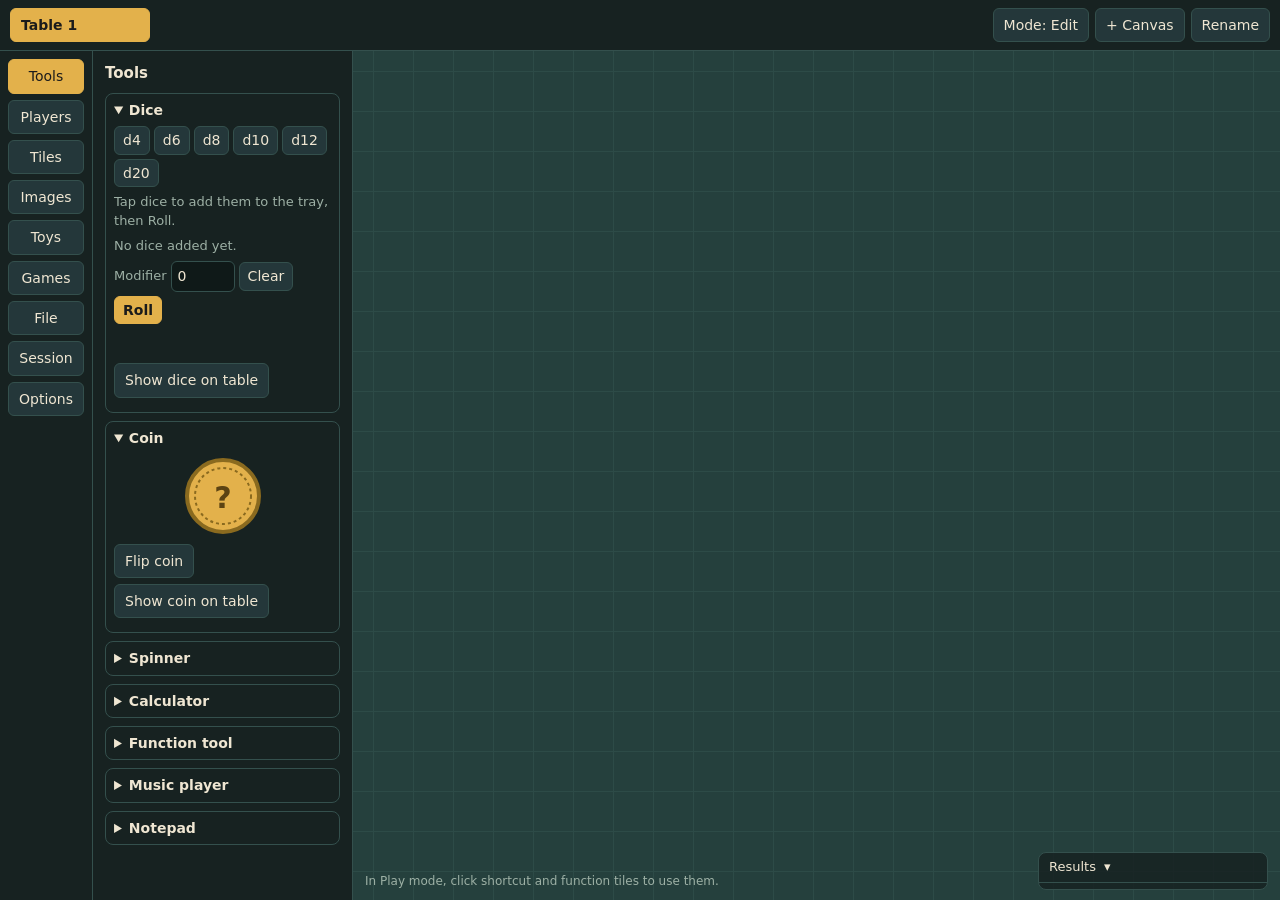
<file: tabletop_test/Tabletop Workshop.html>
<!doctype html>
<html lang="en"><head><meta charset="utf-8">
<meta name="viewport" content="width=device-width, initial-scale=1, viewport-fit=cover">
<title>Tabletop Workshop</title>
<style>
:root{--inp:#0f1918;--btn:#24373a;--felt:#25403d;--grid:#2d4b47;--onacc:#1b1b1b;--bg:#1f2b2a;--panel:#172221;--ink:#efe6d2;--mute:#9db0a5;--line:#34504d;--acc:#e3b14b;box-sizing:border-box;padding-top:env(safe-area-inset-top,0px);padding-bottom:env(safe-area-inset-bottom,0px)}
*{box-sizing:border-box}
html,body{height:100%;margin:0}
body{background:var(--bg);color:var(--ink);font:14px/1.45 "Trebuchet MS",system-ui,sans-serif;display:flex;flex-direction:column;overflow:hidden}
button,input,select,textarea{font:inherit;color:inherit}
button{cursor:pointer;background:var(--btn);border:1px solid var(--line);border-radius:6px;padding:6px 10px}
button:hover{border-color:var(--acc)}
button:focus-visible,input:focus-visible,select:focus-visible,textarea:focus-visible{outline:2px solid var(--acc);outline-offset:1px}
#nav{display:flex;align-items:center;gap:6px;padding:8px 10px;background:var(--panel);border-bottom:1px solid var(--line)}
#tabs{display:flex;gap:6px;overflow-x:auto;flex:1}
.tab{flex:none;max-width:160px}
input.tab{background:var(--acc);color:var(--onacc);border:1px solid var(--acc);border-radius:6px;padding:6px 10px;width:140px;font-weight:600}
#main{flex:1;display:flex;min-height:0}
#rail{display:flex;flex-direction:column;gap:6px;padding:8px;background:var(--panel);border-right:1px solid var(--line)}
#rail button.on{background:var(--acc);color:var(--onacc);border-color:var(--acc)}
#panel{width:260px;max-width:70vw;overflow-y:auto;padding:12px;background:var(--panel);border-right:1px solid var(--line)}
#panel.hide{display:none}
#panel h3{margin:0 0 8px;font-size:15px}
#panel section{display:none}
#panel section.on{display:block}
.row{display:flex;flex-wrap:wrap;gap:6px;margin:8px 0}
.mute{color:var(--mute);font-size:13px}
label{display:block;margin-top:10px;font-size:13px;color:var(--mute)}
textarea,select,input[type=number]{width:100%;background:var(--inp);border:1px solid var(--line);border-radius:6px;padding:6px}
input[type=number]{width:64px}
.sw{width:26px;height:26px;padding:0;border-radius:50%}
#log{margin:8px 0 0;padding:0;list-style:none}
#log li{padding:4px 0;border-bottom:1px solid var(--line)}
#log li:first-child{color:var(--acc);font-weight:600}
#insp{display:none;margin-top:14px;padding-top:6px;border-top:1px solid var(--line)}
#stage{flex:1;position:relative;overflow:hidden;touch-action:none;cursor:grab;background-color:var(--felt);background-image:linear-gradient(var(--grid) 1px,transparent 1px),linear-gradient(90deg,var(--grid) 1px,transparent 1px)}
#world{position:absolute;left:0;top:0;transform-origin:0 0}
.tile{position:absolute;border-radius:8px;border:2px solid rgba(0,0,0,.35);box-shadow:0 2px 0 rgba(0,0,0,.35);padding:8px;display:flex;align-items:center;justify-content:center;text-align:center;cursor:move;user-select:none;overflow:hidden;font-weight:600}
.tile.sel{outline:3px solid var(--acc);outline-offset:2px}
.tile .rz{position:absolute;right:0;bottom:0;width:16px;height:16px;cursor:nwse-resize;background:linear-gradient(135deg,transparent 50%,rgba(0,0,0,.45) 50%)}
.tile .lk{position:absolute;right:6px;top:2px}
#hint{position:absolute;left:12px;bottom:10px;color:var(--mute);font-size:12px;pointer-events:none}
.card{background:var(--inp);border:1px solid var(--line);border-left:6px solid var(--acc);border-radius:8px;padding:8px;margin:10px 0}
.ch,.stat{display:flex;gap:4px;align-items:center;margin-bottom:4px}
.card input:not([type=color]){background:#172221;border:1px solid var(--line);border-radius:6px;padding:4px 6px;min-width:0}
.pn,.sn{flex:1;width:0}
.card .sv{width:48px;text-align:center}
.card .pc{width:34px;height:30px;padding:0;border:none;background:none}
.stat button{padding:2px 8px}
.piece{border-radius:50%!important;z-index:2;padding:0;font-size:15px}
#fbox input[type=text]{width:100%;background:var(--inp);border:1px solid var(--line);border-radius:6px;padding:6px}
label.chk{display:flex;gap:6px;align-items:center;color:var(--ink)}
.tile .fb{position:absolute;left:6px;top:2px}
body.play #mode{background:var(--acc);color:var(--onacc);border-color:var(--acc)}
body.play .rz{display:none}
body.play .tile:not(.piece){cursor:pointer}
#toast{position:absolute;left:50%;bottom:44px;transform:translateX(-50%);max-width:90%;background:var(--panel);border:1px solid var(--acc);border-radius:8px;padding:8px 14px;opacity:0;pointer-events:none;transition:opacity .2s;text-align:center}
#toast.on{opacity:1}
#tools2 button.on{background:var(--acc);color:var(--onacc);border-color:var(--acc)}
#ink .hp{pointer-events:none}
#stage.erase #ink .hp{pointer-events:stroke}
.widget{flex-direction:column;align-items:stretch;justify-content:flex-start;padding:0;text-align:left;font-weight:400;z-index:1;cursor:default}
.widget .wh{display:flex;align-items:center;gap:6px;padding:4px 6px 4px 10px;background:var(--acc);color:var(--onacc);font-weight:700;cursor:move}
.widget .wt{flex:1;overflow:hidden;text-overflow:ellipsis;white-space:nowrap}
.widget .wx{padding:0 7px;line-height:1.4;background:rgba(0,0,0,.15);border-color:transparent;color:inherit}
.widget .wb{flex:1;overflow:auto;padding:8px}
.widget .ws{display:flex;align-items:center;gap:6px;margin-bottom:4px}
.widget .wn{flex:1;overflow:hidden;text-overflow:ellipsis}
.widget .wv{min-width:34px;text-align:center;font-size:16px}
.widget .ws button,.widget .wr button{padding:2px 8px}
.widget .wr{display:flex;flex-wrap:wrap;gap:4px;margin-bottom:6px;align-items:center}
.widget .res{font-size:18px;font-weight:700;color:var(--acc);margin-top:4px;word-break:break-word}
.widget label{display:inline-flex;gap:4px;align-items:center;margin:0;font-size:12px;color:var(--ink)}
.widget input{width:56px;background:var(--inp);border:1px solid var(--line);border-radius:6px;padding:3px 5px}
.widget .flip{padding:8px 16px}
details{margin:8px 0;border:1px solid var(--line);border-radius:8px;padding:6px 8px}
summary{cursor:pointer;font-weight:600}
.tb .r{display:flex;flex-wrap:wrap;gap:4px;margin:6px 0;align-items:center}
.tb button{padding:3px 8px}
.tb input[type=text],.tb input[type=number],.tb textarea{width:100%;background:var(--inp);border:1px solid var(--line);border-radius:6px;padding:4px 6px;min-width:0}
.tb input[type=range]{width:100%;padding:0;background:none;border:none}
.tb textarea{resize:none}
.tb .out{font-size:18px;font-weight:700;color:var(--acc);word-break:break-word;min-height:1.4em}
.tb .grid{display:grid;grid-template-columns:repeat(4,1fr);gap:4px}
.tb .grid button{padding:6px 0}
.tb .disp{background:var(--inp);border:1px solid var(--line);border-radius:6px;padding:6px;text-align:right;min-height:2em;word-break:break-all;margin-bottom:6px;font-size:16px}
.tb .wheel{width:100%;max-width:220px;margin:0 auto;display:block}
.tb .wg{transition:transform 3.5s cubic-bezier(.15,.7,.2,1)}
.tb ul{list-style:none;margin:4px 0;padding:0;max-height:140px;overflow:auto}
.tb .binfo li{white-space:normal;overflow:visible;text-overflow:clip;cursor:default;padding:2px 0}
.mf{display:flex;flex-direction:column;font-size:11px;gap:2px;flex:1;min-width:64px}.mf input,.mf select{width:100%;box-sizing:border-box}
.tb li{padding:2px 4px;cursor:pointer;border-radius:4px;overflow:hidden;text-overflow:ellipsis;white-space:nowrap}
.tb li.on{background:var(--acc);color:var(--onacc)}
.tb .seg{display:flex;gap:4px;margin-bottom:4px}
.tb .seg input[type=color]{width:30px;padding:0;border:none;background:none;flex:none}
.tb select{width:100%;background:var(--inp);border:1px solid var(--line);border-radius:6px;padding:4px 6px;margin-top:4px}
#igrid{display:grid;grid-template-columns:repeat(4,1fr);gap:6px;margin:8px 0}
#igrid .th{padding:2px;aspect-ratio:1}
#igrid img{width:100%;height:100%;object-fit:contain;display:block}
.imgt{padding:0;border-color:transparent;box-shadow:none}
.imgt img{width:100%;height:100%;object-fit:contain;pointer-events:none;border-radius:6px}
.imb{display:none;position:absolute;left:4px;top:4px;width:24px;height:24px;border-radius:50%;border:1px solid var(--line);background:rgba(23,34,33,.92);color:#fff;cursor:pointer;align-items:center;justify-content:center;padding:0;font-size:16px;line-height:1;z-index:3}
.tile.sel .imb{display:flex}
.tile.locked{cursor:default}.tile.locked .rz{display:none}
.lck{position:absolute;left:6px;bottom:4px;font-size:13px;pointer-events:none}
#imenu{position:fixed;z-index:60;min-width:190px;background:var(--inp);color:inherit;border:1px solid var(--acc);border-radius:8px;padding:4px;box-shadow:0 6px 18px rgba(0,0,0,.45);display:none}
#imenu button{display:block;width:100%;text-align:left;background:none;border:0;color:inherit;padding:7px 10px;border-radius:5px;cursor:pointer;font:inherit}
#imenu button:hover:not(:disabled),#imenu button:focus-visible{background:var(--acc);color:var(--onacc);outline:none}
#imenu button:disabled{opacity:.4;cursor:default}
#imenu hr{border:0;border-top:1px solid var(--line);margin:4px 0}
#stage,#hint,#toast{user-select:none;-webkit-user-select:none}
#stage input,#stage textarea{user-select:text;-webkit-user-select:text}
.pimg img{position:absolute;inset:0;width:100%;height:100%;object-fit:cover;pointer-events:none}
.pimg .t{display:none}
#pick{position:fixed;inset:0;background:rgba(0,0,0,.55);display:flex;align-items:center;justify-content:center;z-index:50}
#pick[hidden]{display:none}
#pick .pk{background:var(--panel);border:1px solid var(--line);border-radius:10px;padding:12px;width:min(360px,92vw);max-height:80vh;overflow:auto}
#pick .row{justify-content:space-between;align-items:center}
#pkc{width:100%;background:var(--inp);border:1px solid var(--line);border-radius:6px;padding:6px}
#pkg{display:grid;grid-template-columns:repeat(5,1fr);gap:6px;margin:8px 0}
#pkg .th{padding:2px;aspect-ratio:1}
#pkg img{width:100%;height:100%;object-fit:contain;display:block}
@keyframes roll{0%{transform:rotate(0) translateY(0)}25%{transform:rotate(90deg) translateY(-8px)}50%{transform:rotate(190deg) translateY(0)}75%{transform:rotate(280deg) translateY(-5px)}100%{transform:rotate(360deg) translateY(0)}}
@keyframes flip{0%{transform:perspective(300px) rotateX(0) translateY(0)}50%{transform:perspective(300px) rotateX(900deg) translateY(-28px)}100%{transform:perspective(300px) rotateX(1800deg) translateY(0)}}
.dg{display:flex;flex-wrap:wrap;gap:6px;justify-content:center;margin:8px 0}
.dg .die{display:block}
.dg svg{width:46px;height:46px;display:block}
.dg[data-sm] svg{width:32px;height:32px}
.dg.rolling .die{animation:roll .45s linear infinite}
.dsum{flex-basis:100%;text-align:center;font-size:18px;color:var(--acc)}
.coinw{width:80px;margin:8px auto;min-height:80px}
.coinw svg{width:80px;height:80px;display:block}
.coinw.flipping{animation:flip 1s ease-in-out}
.pav{flex:none;width:40px;height:40px;border-radius:50%;overflow:hidden;display:flex;align-items:center;justify-content:center;font-weight:700;border:2px solid rgba(0,0,0,.35)}
.pav:empty{display:none}
.pav img{width:100%;height:100%;object-fit:cover;display:block}
.widget .pav{width:26px;height:26px;font-size:11px}
@media (prefers-reduced-motion:reduce){.dg.rolling .die,.coinw.flipping{animation:none}}
@keyframes bob{0%,100%{transform:translateY(0) rotate(-1.5deg)}50%{transform:translateY(-5px) rotate(1.5deg)}}
@keyframes shard{to{transform:translate(var(--dx),var(--dy));opacity:0}}
.bal .bob{animation:bob 2.4s ease-in-out infinite;transform-origin:0 70px}
.bal .shard{animation:shard .7s ease-out forwards}
.bj .hand{min-height:52px;margin:2px 0 6px}
.cd{display:inline-block;width:34px;height:48px;background:#efe6d2;color:#1b1b1b;border:1px solid #000;border-radius:5px;text-align:center;font-weight:700;font-size:13px;line-height:1.15;padding-top:5px;margin:0 3px 3px 0;vertical-align:top}
.cd.red{color:#b3261e}
.cd.back{background:repeating-linear-gradient(45deg,#3b5a8a,#3b5a8a 4px,#2b4670 4px,#2b4670 8px);color:transparent}
@media (prefers-reduced-motion:reduce){.bal .bob{animation:none}.bal .shard{display:none}}
.ft{margin-bottom:6px;padding:4px 6px;border:1px solid var(--line);border-radius:6px}
.ft.on{border-color:var(--acc)}
.ft.dead{opacity:.45}
.fh{display:flex;justify-content:space-between;gap:6px;font-size:12px;flex-wrap:wrap}
.bar{height:8px;background:var(--inp);border-radius:4px;overflow:hidden;margin-top:3px}
.bar i{display:block;height:100%}
.blog{font-size:12px;color:var(--mute);max-height:96px;overflow:auto;margin:6px 0}
.tb .r select{flex:1;min-width:0;margin-top:0;font-size:12px;padding:3px}
@keyframes scz{from{transform:scale(.15)}to{transform:scale(1.1)}}
@keyframes scs{0%,100%{transform:scale(1.1) translate(0,0)}25%{transform:scale(1.1) translate(-10px,6px)}75%{transform:scale(1.1) translate(10px,-6px)}}
#scare{position:fixed;inset:0;background:#000;z-index:200;display:flex;align-items:center;justify-content:center;cursor:pointer}
#scare svg{width:min(92vw,92vh);height:auto;animation:scz .22s ease-out forwards,scs .09s linear .22s 12 forwards}
.bearbtn{background:none;border:none;padding:0;display:block;margin:0 auto;width:100%;max-width:170px;cursor:pointer}
.bearbtn svg{width:100%;display:block;transition:transform .1s}
.bearbtn:active svg{transform:scale(.95)}
@media (prefers-reduced-motion:reduce){#scare svg{animation:none;transform:scale(1.05)}}
.igrid{display:flex;flex-wrap:wrap;gap:6px;margin:6px 0}
.itm{width:40px;height:40px;flex:none;border-radius:8px;border:2px solid var(--line);background:var(--btn);display:flex;align-items:center;justify-content:center;font-weight:700;cursor:grab;overflow:hidden;user-select:none;-webkit-user-select:none}
.itm img{width:100%;height:100%;object-fit:contain;pointer-events:none}
.itm:hover,.itm.on{border-color:var(--acc)}
.itmt{padding:0;font-size:18px;z-index:2}
.itmt img{width:100%;height:100%;object-fit:contain;pointer-events:none}
.card details.inv{margin:6px 0 0;padding:4px 6px}
#inm{width:100%;background:var(--inp);border:1px solid var(--line);border-radius:6px;padding:6px;margin-bottom:6px}
#tip{position:fixed;z-index:300;max-width:240px;background:var(--inp);border:1px solid var(--acc);border-radius:8px;padding:6px 10px;pointer-events:none;box-shadow:0 4px 12px rgba(0,0,0,.4)}
#tip[hidden]{display:none}
#tip b{color:var(--acc)}
#tip div{font-size:13px;margin-top:2px;white-space:pre-wrap}
.stat{flex-wrap:wrap}
.eff{flex-basis:100%;text-align:right;color:var(--acc);font-size:12px}
.eff:empty{display:none}
.widget .wv.mod{color:var(--acc)}
.pinv{margin-top:6px;border-top:1px solid var(--line);padding-top:4px}
.r2{display:flex;gap:4px;margin-bottom:4px;align-items:center}
.r2 input,.r2 select{background:var(--inp);border:1px solid var(--line);border-radius:6px;padding:4px 6px;min-width:0}
.r2 input[type=text]{flex:1}
.r2 input[type=number]{width:60px}
.r2 select{width:52px}
#tip .tm{color:var(--acc)}
.piano{position:relative;display:flex;height:110px;margin:6px 0;touch-action:none;user-select:none;-webkit-user-select:none}
.tb .pk{padding:0;border:1px solid #000;font-size:9px;cursor:pointer;touch-action:none;min-width:0}
.tb .pk.w{flex:1;background:#f4efe0;color:#555;border-radius:0 0 4px 4px;display:flex;align-items:flex-end;justify-content:center;padding-bottom:3px}
.tb .pk.b{position:absolute;top:0;height:64%;background:#1b1b1b;color:#bbb;border-radius:0 0 3px 3px;z-index:2;display:flex;align-items:flex-end;justify-content:center;padding-bottom:2px}
.tb .pk.w.dn{background:#e3b14b}
.tb .pk.b.dn{background:#8a6a1f}
.tb .ped.on,.tb .pl.on{background:var(--acc);color:var(--onacc);border-color:var(--acc)}
#results{position:absolute;right:12px;bottom:10px;width:230px;max-width:55%;background:rgba(23,34,33,.85);border:1px solid var(--line);border-radius:8px;z-index:5;font-size:13px}
#rtoggle{display:flex;gap:8px;align-items:center;width:100%;background:none;border:none;padding:5px 10px;text-align:left}
#rtoggle span:nth-child(2){flex:1;min-width:0;overflow:hidden;text-overflow:ellipsis;white-space:nowrap;color:var(--acc);font-size:12px}
#results:not(.c) #rlast{display:none}
#results.c #rtoggle span:last-child{display:inline-block;transform:rotate(-90deg)}
#results ul{margin:0;padding:0 10px 6px;list-style:none;max-height:130px;overflow:auto;border-top:1px solid var(--line)}
#results.c ul{display:none}
#nav,#rail,#panel,#results{zoom:var(--ui,1)}
.widget{background:var(--panel)!important;color:var(--ink)!important}
.itmt{background:var(--btn)!important;color:var(--ink)!important}
html[data-scheme=midnight]{--bg:#12141f;--panel:#0d0f18;--ink:#e6e8f2;--mute:#8d93ad;--line:#2a2f4a;--acc:#7aa2ff;--onacc:#0d0f18;--inp:#0a0c14;--btn:#1b2036;--felt:#1a2038;--grid:#232a4a}
html[data-scheme=parchment]{--bg:#e9dfc8;--panel:#f4ecd8;--ink:#2b2418;--mute:#6b5f48;--line:#c9b98f;--acc:#a8561e;--onacc:#ffffff;--inp:#fffaf0;--btn:#ede1c3;--felt:#d8c9a0;--grid:#c9b98f}
html[data-scheme=forest]{--bg:#1b2418;--panel:#141b12;--ink:#e8efd8;--mute:#9bab86;--line:#34452e;--acc:#c9d85a;--onacc:#141b12;--inp:#0e140c;--btn:#243020;--felt:#2d4a28;--grid:#3a5c34}
html[data-scheme=contrast]{--bg:#000000;--panel:#000000;--ink:#ffffff;--mute:#d0d0d0;--line:#ffffff;--acc:#ffe14a;--onacc:#000000;--inp:#000000;--btn:#161616;--felt:#101010;--grid:#444444}
#oscale{width:100%}
.chip{display:inline-flex;align-items:center;border:1px solid var(--line);border-radius:6px;padding:0 0 0 6px;background:var(--btn)}
.tb .chip button{padding:0 7px;border:none;background:none}
.tb .rl{background:var(--acc);color:var(--onacc);border-color:var(--acc);font-weight:700}
.dgrp{margin:4px 0}
.widget .wti{width:auto;flex:1;min-width:0;background:rgba(255,255,255,.9);color:#1b1b1b;padding:1px 6px}
#peers{display:flex;align-items:center;gap:4px;flex:none}
#peers:empty{display:none}
#ncode{font-weight:700;letter-spacing:.12em;padding:4px 8px}
.pchip{flex:none;width:26px;height:26px;border-radius:50%;display:inline-flex;align-items:center;justify-content:center;font-size:11px;font-weight:700;border:2px solid var(--panel);box-shadow:0 0 0 1px var(--line)}
.pchip.h{box-shadow:0 0 0 2px var(--acc)}
#cursors{position:absolute;inset:0;pointer-events:none;overflow:hidden;z-index:4}
.rcur{position:absolute;left:0;top:0;will-change:transform;transition:opacity .25s}
.rcur.off{opacity:0}
.rcur svg{display:block;margin:-2px 0 0 -2px;filter:drop-shadow(0 1px 1px rgba(0,0,0,.45))}
.rcur span{position:absolute;left:12px;top:17px;padding:1px 7px;border-radius:9px;font-size:12px;font-weight:700;white-space:nowrap;max-width:160px;overflow:hidden;text-overflow:ellipsis;box-shadow:0 1px 3px rgba(0,0,0,.35)}
#snm,#scode{width:100%;background:var(--inp);border:1px solid var(--line);border-radius:6px;padding:6px;min-width:0}
#scode{flex:1;width:auto;text-transform:uppercase;letter-spacing:.12em}
#panel h4{margin:12px 0 4px;font-size:13px}
.scode{font-size:26px;font-weight:700;letter-spacing:.15em;color:var(--acc);text-align:center;margin:4px 0}
.sp{display:flex;align-items:center;gap:8px;padding:5px 0;border-bottom:1px solid var(--line)}
.sp .spn{flex:1;min-width:0;overflow:hidden;text-overflow:ellipsis;line-height:1.25}
.sp button{padding:2px 8px}
body.spect #world,body.spect #world *{pointer-events:none!important}
body.guest #panel section[inert]>h3::after,body.guest #panel details[inert]>summary::after{content:' (view only)';color:var(--mute);font-weight:400;font-size:13px}
body.guest #panel :is(section,details)[inert] :is(button,input,select,textarea,summary){opacity:.6}
body.guest #panel :is(button,input,select,textarea):disabled{opacity:.45;cursor:default}
body.g-nobuild #world :is(.rz,.imb,.widget .wx){display:none!important}
body.g-noplay #world .widget .wb{pointer-events:none}
.sperm{display:flex;flex-wrap:wrap;gap:6px;margin:2px 0 8px 34px}
.sperm select{width:100%;min-width:0;padding:3px 4px;font-size:12px}
.sperm>select{width:auto;flex:1 1 110px}
.sperm label{display:flex;flex-direction:column;gap:2px;margin:0;font-size:12px;flex:1 1 110px}
.sperm label.chk{flex-direction:row;flex-basis:100%;color:var(--ink)}
#nav button:disabled{opacity:.45;cursor:default;border-color:var(--line)}
#rail [data-p=session]{position:relative}
#peers .pchip{padding:0;cursor:pointer}
.pchip.fol{box-shadow:0 0 0 2px var(--panel),0 0 0 4px var(--ink)}
.tile.rdrag{outline:3px solid var(--rc,#e3b14b);outline-offset:2px}
.rping{position:absolute;left:0;top:0;width:0;height:0;pointer-events:none}
.rping i{position:absolute;left:-15px;top:-15px;width:30px;height:30px;border-radius:50%;border:3px solid var(--rc);animation:rping 1.3s ease-out both}
.rping i+i{animation-delay:.35s}
.rping span{position:absolute;left:14px;top:-28px;font-size:12px;font-weight:700;color:var(--rc);text-shadow:0 1px 2px #000;white-space:nowrap}
@keyframes rping{from{transform:scale(.4);opacity:1}to{transform:scale(2.6);opacity:0}}
@media (prefers-reduced-motion:reduce){.rping i{animation:none}}
.rbadge{position:absolute;right:-5px;top:-5px;min-width:18px;height:18px;padding:0 4px;border-radius:9px;background:#d9694f;color:#fff;font-size:11px;line-height:18px}
</style></head>
<body>
<div id="nav"><div id="tabs"></div><div id="peers" aria-label="People in this game"></div><button id="mode" aria-pressed="false" title="Play mode: click function tiles and shortcuts to use them">Mode: Edit</button><button id="addc" title="Add canvas">+ Canvas</button><button id="renc" title="Rename this canvas">Rename</button><button id="delc">Delete</button></div>
<div id="main">
 <div id="rail">
  <button data-p="tools" class="on">Tools</button><button data-p="players">Players</button><button data-p="tiles">Tiles</button><button data-p="images">Images</button><button data-p="toys">Toys</button><button data-p="games">Games</button><button data-p="file">File</button><button data-p="session">Session</button><button data-p="options">Options</button>
 </div>
 <div id="panel">
  <section id="p-tools" class="on">
   <h3>Tools</h3>
   <details open><summary>Dice</summary>
   <div class="tb" data-tool="dice"></div>
   <div class="row"><button data-show="dice">Show dice on table</button></div></details>
   <details open><summary>Coin</summary><div class="coinw" id="pcoin" aria-hidden="true"></div>
   <div class="row"><button id="coin">Flip coin</button><button data-show="coin">Show coin on table</button></div></details>
   
   <details><summary>Spinner</summary><div class="tb" data-tool="spinner"></div><div class="row"><button data-show="spinner">Show on table</button></div></details>
   <details><summary>Calculator</summary><div class="tb" data-tool="calc"></div><div class="row"><button data-show="calc">Show on table</button></div></details>
   <details><summary>Function tool</summary><div class="tb" data-tool="formula"></div><div class="row"><button data-show="formula">Show on table</button></div></details>
   <details><summary>Music player</summary><div class="tb" data-tool="music"></div><div class="row"><button data-show="music">Show on table</button></div></details>
   <details><summary>Notepad</summary><div class="tb" data-tool="notes"></div><div class="row"><button data-show="notes">Show on table</button></div></details>
  </section>
  <section id="p-players"><h3>Players</h3><div class="row"><button id="addp">Add player</button></div><p class="mute">Rename stats, use − and + to change values. “Add piece” drops a token for that player on the current canvas.</p><details open id="itemsd" data-drop="menu"><summary>Items</summary>
   <input type="text" id="inm" placeholder="Item name" aria-label="Item name" maxlength="40">
   <textarea id="ids" rows="2" placeholder="Description (shown on hover)" aria-label="Item description"></textarea>
   <div class="row"><button id="iimg">Choose image</button><div id="iprev" class="itm" aria-hidden="true" style="cursor:default"></div></div>
   <div class="mute">Stat modifiers (apply while the item is in a player’s inventory)</div>
   <div id="imods"></div><datalist id="istats"></datalist>
   <div class="row"><button id="iaddm">Add modifier</button></div>
   <div class="row"><button id="iadd">Add item</button><button id="icnl" hidden>Cancel</button><button id="idel2" hidden>Delete</button></div>
   <div class="mute">Drag items onto the table or into a player’s inventory, and back here to put them away. Click an item to edit it.</div>
   <div id="ilist" class="igrid"></div>
   </details>
   <div id="plist"></div></section>
  <section id="p-tiles">
   <h3>Tiles</h3>
   <div class="row"><button id="addt">Add tile</button></div>
   <div class="mute">Draw on the table (Edit mode)</div>
   <div class="row" id="tools2"><button data-tl="select" class="on">Select</button><button data-tl="line">Line</button><button data-tl="arrow">Arrow</button><button data-tl="brush">Brush</button><button data-tl="erase">Eraser</button></div>
   <div class="row"><label style="margin:0">Color <input type="color" id="inkc" value="#efe6d2"></label><label style="margin:0">Width <input type="number" id="inkw" min="1" max="30" value="4"></label></div>
   <p class="mute">Drag to move, drag the corner to resize, scroll to zoom, drag empty table to pan.</p>
   <div id="insp">
    <label>Text<textarea id="it" rows="3"></textarea></label>
    <label>Color</label><div class="row" id="sws"></div>
    <label>Transparency <span id="ialv" class="mute">0%</span><input type="range" id="ial" min="0" max="100" step="5" value="0"></label>
    <label>Shortcut to canvas<select id="il"></select></label>
    <label class="chk"><input type="checkbox" id="fon"> Function tile (runs on click in Play mode)</label>
    <div id="fbox" hidden>
     <label>Action<select id="fkind"><option value="stat">Change a player stat</option><option value="move">Move piece to a tile</option><option value="add">Add a piece here (specific player)</option><option value="remove">Remove piece from here</option></select></label>
     <label>Target<select id="ftg"></select></label>
     <label id="fdl">Destination tile<select id="fdest"></select></label>
     <div id="fstat">
     <label>Stat name<input id="fst" list="fsl" type="text" placeholder="e.g. Health"></label><datalist id="fsl"></datalist>
     <label>Effect<select id="fop"><option value="set">Set to</option><option value="add">Add (negative to subtract)</option><option value="math">Math expression (x = current value)</option></select></label>
     <label>Modifier<input id="fmod" type="text"></label>
     <p class="mute">Math examples: x*2, x-3, (x+1)/2, x^2. A function tile ignores its shortcut.</p>
     </div>
    </div>
    <div class="row"><button id="dt">Delete tile</button></div>
   </div>
  </section>
  <section id="p-options"><h3>Options</h3>
   <label class="chk"><input type="checkbox" id="omute"> Mute all sound</label>
   <p class="mute">Silences the piano, music player and the teddy bear.</p>
   <label>Color scheme<select id="oscheme"><option value="teal">Teal (default)</option><option value="midnight">Midnight</option><option value="forest">Forest</option><option value="parchment">Parchment (light)</option><option value="contrast">High contrast</option></select></label>
   <label>UI size: <b id="oscv">100%</b><input type="range" id="oscale" min="0.8" max="1.5" step="0.05" aria-label="UI size"></label>
   <p class="mute">Scales the top bar, menus and results box. Zoom the table itself by scrolling.</p>
   <div class="row"><button id="oreset">Reset options</button></div>
  </section>
  <section id="p-session"><h3>Play together</h3>
   <p class="mute">Host a game and share its code, or join someone else’s game with theirs. Everyone sees each other’s mouse on the table.</p>
   <label>Your name<input type="text" id="snm" maxlength="24" placeholder="Name shown to others" autocomplete="off"></label>
   <label>Your color <input type="color" id="scol" value="#e3b14b"></label>
   <div id="sx"></div>
   <p class="mute">Everyone plays on the host’s tables and sees every change live. The host decides what each guest may do. When a guest leaves, their own tables come back exactly as they were.</p>
  </section>
  <section id="p-file"><h3>Save and load</h3>
   <p class="mute">Files are saved to your computer as .json and include the images you imported.</p>
   <details open><summary>Save</summary>
    <div class="row"><button id="svt">Save this table</button><button id="sva">Save all tables</button></div>
    <p class="mute">“This table” saves the current table plus the players, items and images it uses. “All tables” saves everything: every table, all players, items, imported images and tool settings.</p>
   </details>
   <details open><summary>Load</summary>
    <div class="row"><button id="ldt">Load table(s)…</button><button id="lda">Load all…</button></div>
    <p class="mute">“Load table(s)” adds the tables in a file to what you have now. “Load all” replaces everything with the contents of an all-tables file.</p>
    <div id="lconf" hidden><div style="color:var(--acc);margin:6px 0">Replace everything you have now with this file?</div><div class="row"><button id="lyes">Replace everything</button><button id="lno">Cancel</button></div></div>
   </details>
   <input type="file" id="fload" accept=".json,application/json" hidden>
  </section>
  <section id="p-toys"><h3>Toys</h3><p class="mute">Little things to play with. Each can also sit on the table.</p>
   <details open><summary>Disco ball</summary><div class="tb" data-tool="disco"></div><div class="row"><button data-show="disco">Show on table</button></div></details>
   <details><summary>Spinning top</summary><div class="tb" data-tool="top"></div><div class="row"><button data-show="top">Show on table</button></div></details>
   <details><summary>Balloon</summary><div class="tb" data-tool="balloon"></div><div class="row"><button data-show="balloon">Show on table</button></div></details>
   <details><summary>Teddy bear</summary><div class="tb" data-tool="teddy"></div><div class="row"><button data-show="teddy">Show on table</button></div></details>
   <details><summary>Piano</summary><div class="tb" data-tool="piano"></div><div class="row"><button data-show="piano">Show on table</button></div></details>
  </section>
  <section id="p-games"><h3>Games</h3>
   <details open><summary>Blackjack</summary><div class="tb" data-tool="blackjack"></div><div class="row"><button data-show="blackjack">Show on table</button></div></details>
   <details><summary>Player battle</summary><div class="tb" data-tool="battle"></div><div class="row"><button data-show="battle">Show on table</button></div></details>
   <p class="mute">More games are on the way.</p>
  </section>
  <section id="p-images"><h3>Images</h3>
   <div class="row"><button id="imp">Import images</button><button id="impf">Import folder</button></div>
   <input type="file" id="fimg" accept="image/*" multiple hidden><input type="file" id="fdir" webkitdirectory multiple hidden>
   <label style="margin-top:0">Library<select id="icat"><option>Icons</option><option>Terrain</option><option>Imported</option></select></label>
   <div id="igrid"></div>
   <p class="mute">Click an image to place it on the table. Imported images are kept in this browser.</p>
   <div id="insi" hidden><div class="mute">Selected image</div><label>Shortcut to canvas<select id="iml"></select></label><div class="row"><button id="idl">Delete image</button></div></div>
  </section>
 </div>
 <div id="stage"><div id="world"></div><div id="cursors" aria-hidden="true"></div><div id="results"><button id="rtoggle" aria-expanded="true"><span>Results</span><span id="rlast"></span><span aria-hidden="true">▾</span></button><ul id="log"></ul></div><div id="toast" role="status" aria-live="polite"></div><div id="hint">In Play mode, click shortcut and function tiles to use them.</div></div>
</div>
<script>
const $=s=>document.querySelector(s),uid=()=>Math.random().toString(36).slice(2,8);
const mk=n=>({id:uid(),name:n,items:[],view:{x:60,y:60,z:1}});
let S=null;try{S=JSON.parse(localStorage.getItem('tw1'))}catch(e){}
if(!S||!Array.isArray(S.canvases)||!S.canvases.length)S={canvases:[mk('Table 1')],active:0};
/* Repair saved data from older versions so a stale save can never break panning or dragging */
{const fin=(n,d)=>Number.isFinite(n)?n:d;
 S.canvases=S.canvases.filter(c=>c&&typeof c==='object');if(!S.canvases.length)S.canvases=[mk('Table 1')];
 S.canvases.forEach(c=>{if(!c.id)c.id=uid();if(typeof c.name!=='string')c.name='Table';if(!Array.isArray(c.items))c.items=[];
  c.items=c.items.filter(i=>i&&typeof i==='object');
  const v=c.view&&typeof c.view==='object'?c.view:{};c.view={x:fin(v.x,60),y:fin(v.y,60),z:Math.min(3,Math.max(.25,fin(v.z,1)))};
  c.items.forEach(i=>{if(!i.id)i.id=uid();if(i.type!=='line'&&i.type!=='draw'){i.x=fin(i.x,0);i.y=fin(i.y,0);i.w=fin(i.w,120);i.h=fin(i.h,80)}})});
 S.active=Number.isInteger(S.active)&&S.active>=0&&S.active<S.canvases.length?S.active:0;
 S.players=Array.isArray(S.players)?S.players.filter(p=>p&&typeof p==='object'):[];
 S.players.forEach(p=>{if(!p.id)p.id=uid();if(typeof p.name!=='string')p.name='Player';p.stats=(Array.isArray(p.stats)?p.stats:[]).filter(s=>s&&typeof s==='object')});
 S.items=Array.isArray(S.items)?S.items.filter(i=>i&&typeof i==='object'):[];
 S.items.forEach(i=>{if(!i.id)i.id=uid();if(!i.loc||typeof i.loc!=='object')i.loc={k:'menu'};if(!Array.isArray(i.mods))i.mods=[]});
 S.imgs=Array.isArray(S.imgs)?S.imgs.filter(i=>i&&i.id):[];
 if(!S.tools||typeof S.tools!=='object'||Array.isArray(S.tools))S.tools={};}
/* While watching someone else's game (twNet.guest), S holds their tables, so it is never written over this browser's own save */
const save=()=>{if(!(window.twNet&&twNet.guest))try{localStorage.setItem('tw1',JSON.stringify(S))}catch(e){}try{syncTable()}catch(e){}if(window.twNet)try{twNet.saved()}catch(e){}};
const cv=()=>S.canvases[S.active],stage=$('#stage'),world=$('#world');
let sel=null,lastPt=null;
const COLORS=['#f1e4c3','#e3b14b','#d9694f','#6fa8a0','#7d8fd1','#4a5a58'];
const lum=c=>{const n=parseInt(c.slice(1),16);return((n>>16)*299+((n>>8&255)*587)+(n&255)*114)/1000};

function renderNav(){
 const t=$('#tabs');t.innerHTML='';
 S.canvases.forEach((c,i)=>{
  if(i===S.active){const f=document.createElement('input');f.className='tab';f.value=c.name;f.setAttribute('aria-label','Canvas name');f.title='Canvas name (click to rename)';f.onkeydown=e=>{if(e.key==='Enter')f.blur()};f.oninput=()=>{c.name=f.value;save();fillLinks()};t.appendChild(f)}
  else{const b=document.createElement('button');b.className='tab';b.textContent=c.name||'Untitled';b.onclick=()=>go(c.id);t.appendChild(b)}
 });
 $('#delc').style.display=S.canvases.length>1?'':'none';
}
const bgc=it=>{const a=it.alpha;if(!(a<1)||typeof it.color!=='string'||!/^#[0-9a-f]{6}$/i.test(it.color))return it.color;const n=parseInt(it.color.slice(1),16);return `rgba(${n>>16},${n>>8&255},${n&255},${Math.max(0,a)})`};
function place(d,it){d.style.cssText=`left:${it.x}px;top:${it.y}px;width:${it.w}px;height:${it.h}px;background:${bgc(it)};color:${lum(it.color)>140?'#1b1b1b':'#fff'}`}
function renderWorld(){
 world.innerHTML='<svg id="ink" width="1" height="1" style="position:absolute;left:0;top:0;overflow:visible;z-index:1;pointer-events:none"></svg>';drawInk();
 cv().items.forEach(it=>{try{if(it.type==='line'||it.type==='draw')return;if(it.type==='pcard'||it.type==='tool')return mkWidget(it);if(it.type==='img')return mkImg(it);if(it.type==='item')return mkItem(it);const d=document.createElement('div'),pc=it.type==='piece',p=pc&&S.players.find(x=>x.id===it.pid);if(pc){if(!p)return;it.color=p.color;it.text=(p.name||'?').trim().slice(0,2)||'?';d.title=p.name}d.className='tile'+(pc?' piece':'')+(it.locked?' locked':'');d.dataset.id=it.id;place(d,it);
  d.innerHTML='<span class="t"></span>'+(pc?'':'<i class="rz"></i><button class="imb" aria-haspopup="dialog" aria-label="Tile options" title="Tile options">\u22ee</button>')+(it.locked&&!pc?'<b class="lck" title="Locked in place">\ud83d\udd12</b>':'')+(it.link?'<b class="lk">↗</b>':'')+(it.fn&&it.fn.on?'<b class="fb">⚡</b>':'');
  d.querySelector('.t').textContent=it.text;{const mb=d.querySelector('.imb');if(mb)mb.onclick=e=>{e.stopPropagation();if(play)return;const r=e.currentTarget.getBoundingClientRect();openTmenu(r.left,r.bottom+4,it)}}if(pc&&p.img){d.classList.add('pimg');const im=document.createElement('img');im.alt='';im.draggable=false;d.prepend(im);imgSrc(p.img).then(u=>{if(u)im.src=u;else{im.remove();d.classList.remove('pimg')}})}world.appendChild(d)}catch(err){console.error('Skipped a tile that could not be drawn',err)}});
 view();select(cv().items.some(i=>i.id===sel)?sel:null);
}
function view(){const v=cv().view;world.style.transform=`translate(${v.x}px,${v.y}px) scale(${v.z})`;
 stage.style.backgroundSize=`${40*v.z}px ${40*v.z}px`;stage.style.backgroundPosition=`${v.x}px ${v.y}px`}
const item=id=>cv().items.find(i=>i.id===id);
const el=id=>world.querySelector(`[data-id="${id}"]`);
function fillLinks(){
 const s=$('#il'),it=item(sel);s.innerHTML='<option value="">None</option>';
 S.canvases.forEach(c=>{if(c.id!==cv().id){const o=document.createElement('option');o.value=c.id;o.textContent=c.name||'Untitled';s.appendChild(o)}});
 s.value=it&&it.link||'';
}
function select(id){
 sel=id;world.querySelectorAll('.tile').forEach(d=>d.classList.toggle('sel',d.dataset.id===id));
 const it=item(id),tl=it&&!['piece','pcard','tool','img','item'].includes(it.type);$('#insp').style.display=tl?'block':'none';
 if(tl){$('#it').value=it.text;$('#ial').value=Math.round((1-(it.alpha<1?it.alpha:1))*100);$('#ialv').textContent=$('#ial').value+'%';fillLinks();fillFn()}showImg(it&&it.type==='img'?it:null);
}
function go(id){S.active=S.canvases.findIndex(c=>c.id===id);sel=null;save();renderNav();renderWorld()}
$('#addc').onclick=()=>{S.canvases.push(mk('Table '+(S.canvases.length+1)));go(S.canvases[S.canvases.length-1].id)};
let armed=0;
$('#delc').onclick=function(){
 if(!armed){this.textContent='Confirm delete?';armed=setTimeout(()=>{armed=0;this.textContent='Delete'},3000);return}
 clearTimeout(armed);armed=0;this.textContent='Delete';
 const id=cv().id;(S.items||[]).forEach(i=>{if(i.loc.k==='table'&&i.loc.c===id)i.loc={k:'menu'}});S.canvases.splice(S.active,1);S.active=0;
 S.canvases.forEach(c=>c.items.forEach(i=>{if(i.link===id)delete i.link}));
 save();renderNav();renderWorld();
};
$('#addt').onclick=()=>{
 const v=cv().view,r=stage.getBoundingClientRect();
 const it={id:uid(),x:Math.round(((r.width/2-v.x)/v.z-60)/10)*10,y:Math.round(((r.height/2-v.y)/v.z-40)/10)*10,w:120,h:80,text:'New tile',color:COLORS[0]};
 cv().items.push(it);save();renderWorld();select(it.id);
 {const rb=document.querySelector('[data-p=tiles]');if(!(rb.classList.contains('on')&&!$('#panel').classList.contains('hide')))rb.click()}
};
$('#it').oninput=e=>{const it=item(sel);if(!it)return;it.text=e.target.value;el(sel).querySelector('.t').textContent=it.text;save()};
$('#il').onchange=e=>{const it=item(sel);if(!it)return;if(e.target.value)it.link=e.target.value;else delete it.link;save();renderWorld()};
$('#dt').onclick=delSel;
function delSel(){if(!sel)return;const di=item(sel);if(di&&di.type==='item'){sel=null;return moveItem(di.iid,{k:'menu'})}cv().items=cv().items.filter(i=>i.id!==sel);sel=null;save();renderWorld()}
COLORS.forEach(c=>{const b=document.createElement('button');b.className='sw';b.style.background=c;b.setAttribute('aria-label','Color '+c);
 b.onclick=()=>{const it=item(sel);if(!it)return;it.color=c;save();place(el(sel),it)};$('#sws').appendChild(b)});
document.addEventListener('keydown',e=>{if((e.key==='Delete'||e.key==='Backspace')&&!/INPUT|TEXTAREA|SELECT/.test(e.target.tagName)){e.preventDefault();delSel()}});

stage.addEventListener('pointerdown',e=>{if(e.pointerType==='mouse'&&e.button!==0)return;const tg=e.target&&e.target.closest?e.target:(e.target&&e.target.parentElement);if(!tg||tg.closest('.widget button,.widget input,.widget select,.widget textarea,.widget .itm,#results,.imb'))return;lastPt=null;if(tool!=='select'&&!play)return inkDown(e);
 const t=tg.closest('.tile'),it0=t&&item(t.dataset.id),lockd=!!(it0&&(it0.locked||window.twNet&&twNet.locked(it0))),it=lockd?null:it0,rz=!lockd&&tg.classList.contains('rz'),v=cv().view;
 select(it0?it0.id:null);
 const sx=e.clientX,sy=e.clientY,pid=e.pointerId,o=it?{x:it.x,y:it.y,w:it.w,h:it.h}:{x:v.x,y:v.y};let moved=0,done=false;
 try{stage.setPointerCapture(pid)}catch(_){}
 const mv=ev=>{if(ev.pointerId!==pid)return;lastPt=ev;const dx=ev.clientX-sx,dy=ev.clientY-sy;moved=Math.max(moved,Math.abs(dx)+Math.abs(dy));
  if(!it){v.x=o.x+dx;v.y=o.y+dy;view()}else if(play&&it.type!=='piece'&&it.type!=='item'){}
  else if(rz){it.w=Math.max(60,o.w+dx/v.z);it.h=Math.max(40,o.h+dy/v.z);place(t,it)}
  else{it.x=o.x+dx/v.z;it.y=o.y+dy/v.z;place(t,it)}};
 const up=ev=>{if(done||(ev&&ev.pointerId!==undefined&&ev.pointerId!==pid))return;done=true;
  window.removeEventListener('pointermove',mv);window.removeEventListener('pointerup',up);window.removeEventListener('pointercancel',up);
  try{stage.releasePointerCapture(pid)}catch(_){}
  if(ev&&ev.type==='pointercancel'){save();return}
  if(it&&it.type==='item'&&lastPt&&dropItem(it.iid,lastPt))return;if(it){const g=n=>Math.round(n/10)*10;it.x=g(it.x);it.y=g(it.y);it.w=g(it.w);it.h=g(it.h);place(t,it)}
  save();if(it0&&!rz&&moved<4&&play)run(it0)};
 window.addEventListener('pointermove',mv);window.addEventListener('pointerup',up);window.addEventListener('pointercancel',up);
});
stage.addEventListener('wheel',e=>{if(e.target.closest('#results'))return;e.preventDefault();
 const v=cv().view,r=stage.getBoundingClientRect(),mx=e.clientX-r.left,my=e.clientY-r.top;
 const z=Math.min(3,Math.max(.25,v.z*(e.deltaY<0?1.1:1/1.1)));
 v.x=mx-(mx-v.x)*z/v.z;v.y=my-(my-v.y)*z/v.z;v.z=z;view();save()},{passive:false});

document.querySelectorAll('#rail button').forEach(b=>b.onclick=()=>{
 const same=b.classList.contains('on')&&!$('#panel').classList.contains('hide');
 document.querySelectorAll('#rail button').forEach(x=>x.classList.toggle('on',x===b&&!same));
 $('#panel').classList.toggle('hide',same);
 document.querySelectorAll('#panel section').forEach(s=>s.classList.toggle('on',s.id==='p-'+b.dataset.p));
});
const showLog=m=>{const li=document.createElement('li');li.textContent=m;const u=$('#log');u.prepend(li);while(u.children.length>8)u.lastChild.remove();const rl=$('#rlast');if(rl)rl.textContent=m};
/* Results made here are also shared with everyone in a multiplayer game; ones from others arrive through showLog */
const log=m=>{showLog(m);if(window.twNet)try{twNet.logged(m)}catch(e){}};
$('#coin').onclick=()=>{const h=Math.random()<.5;flipCoin($('#pcoin'),h,true);log('Coin: '+(h?'Heads':'Tails'))};
/* ---- Players ---- */
S.players=S.players||[];
const PCOL=['#d9694f','#6fa8a0','#e3b14b','#7d8fd1','#b97fc4','#8fbf6a'];
function addPiece(p){
 const v=cv().view,r=stage.getBoundingClientRect(),n=cv().items.filter(i=>i.pid===p.id).length*10;
 cv().items.push({id:uid(),type:'piece',pid:p.id,w:40,h:40,x:Math.round(((r.width/2-v.x)/v.z-20+n)/10)*10,y:Math.round(((r.height/2-v.y)/v.z-20+n)/10)*10});
 save();renderWorld();
}
function renderPlayers(){
 const box=$('#plist');box.innerHTML='';
 S.players.forEach(p=>{
  const c=document.createElement('div');c.className='card';c.style.borderLeftColor=p.color;
  c.innerHTML='<div class="ch"><span class="pav"></span><input class="pn" aria-label="Player name"><input type="color" class="pc" aria-label="Player color"></div><div class="stats"></div><div class="row"><button class="pi">Piece image</button><button class="sc">Show on table</button><button class="as">+ Stat</button><button class="ap">Add piece</button><button class="dp">Remove</button></div><details class="inv" data-drop="inv"><summary>Inventory</summary><div class="invg igrid"></div></details>';
  const pn=c.querySelector('.pn'),pc=c.querySelector('.pc');pn.value=p.name;pc.value=p.color;fillAv(c.querySelector('.pav'),p);
  pn.oninput=()=>{p.name=pn.value;save();renderWorld();fillAv(c.querySelector('.pav'),p)};
  pc.oninput=()=>{p.color=pc.value;c.style.borderLeftColor=p.color;save();renderWorld();fillAv(c.querySelector('.pav'),p)};
  const st=c.querySelector('.stats');
  p.stats.forEach((s,i)=>{
   const r=document.createElement('div');r.className='stat';
   r.innerHTML='<input class="sn" aria-label="Stat name"><button aria-label="Decrease">−</button><input class="sv" type="number" aria-label="Stat value"><button aria-label="Increase">+</button><button aria-label="Remove stat">×</button><span class="eff"></span>';
   const [sn,m,sv,pl,x]=r.children;sn.value=s.name;sv.value=s.value;{const ef=r.querySelector('.eff');ef._p=p;ef._s=s;updEff(ef)}
   sn.oninput=()=>{s.name=sn.value;save()};
   sv.oninput=()=>{s.value=+sv.value||0;save()};
   m.onclick=()=>{s.value--;sv.value=s.value;save()};
   pl.onclick=()=>{s.value++;sv.value=s.value;save()};
   x.onclick=()=>{p.stats.splice(i,1);save();renderPlayers()};
   st.appendChild(r);
  });
  c.querySelector('.as').onclick=()=>{p.stats.push({name:'Stat',value:0});save();renderPlayers()};
  c.querySelector('.ap').onclick=()=>addPiece(p);
  c.querySelector('.sc').onclick=()=>showOnTable({type:'pcard',pid:p.id});
  {const pi=c.querySelector('.pi');pi.textContent=p.img?'Change piece image':'Piece image';pi.onclick=()=>openPick(p)}
  fillInv(c.querySelector('.inv'),p);
  const dp=c.querySelector('.dp');
  dp.onclick=()=>{
   if(!dp.dataset.a){dp.dataset.a=1;dp.textContent='Sure?';setTimeout(()=>{dp.dataset.a='';dp.textContent='Remove'},3000);return}
   S.players=S.players.filter(x=>x.id!==p.id);(S.items||[]).forEach(i=>{if(i.loc.k==='inv'&&i.loc.p===p.id)i.loc={k:'menu'}});
   S.canvases.forEach(cc=>cc.items=cc.items.filter(i=>i.pid!==p.id));
   save();renderPlayers();renderWorld();
  };
  box.appendChild(c);
 });
}
$('#addp').onclick=()=>{
 const n=S.players.length;
 S.players.push({id:uid(),name:'Player '+(n+1),color:PCOL[n%PCOL.length],stats:[{name:'Health',value:10}]});
 save();renderPlayers();
};
/* ---- Modes and function tiles ---- */
let play=false;
$('#mode').onclick=()=>{play=!play;document.body.classList.toggle('play',play);$('#mode').textContent='Mode: '+(play?'Play':'Edit');$('#mode').setAttribute('aria-pressed',play)};
function say(m,bad){const t=$('#toast');t.textContent=m;t.style.borderColor=bad?'#d9694f':'var(--acc)';t.classList.add('on');clearTimeout(say.t);say.t=setTimeout(()=>t.classList.remove('on'),3500)}
const getF=()=>{const it=item(sel);return it.fn||(it.fn={on:false,tg:'under',stat:'',op:'add',mod:'1'})};
function fillFn(){
 const it=item(sel);if(!it||it.type==='piece')return;
 const f=it.fn||{on:false,tg:'under',stat:'',op:'add',mod:'1'};
 $('#fon').checked=f.on;$('#fbox').hidden=!f.on;
 const tg=$('#ftg');tg.innerHTML='<option value="under">Piece standing on this tile</option>';
 S.players.forEach(p=>{const o=document.createElement('option');o.value=p.id;o.textContent='Player: '+(p.name||'Unnamed');tg.appendChild(o)});
 tg.value=f.tg;if(tg.value!==f.tg)tg.value='under';
 $('#fst').value=f.stat;$('#fop').value=f.op;$('#fmod').value=f.mod;fillKind(f,it);
 $('#fmod').placeholder=f.op==='math'?'e.g. x*2+1':'e.g. 3';
 const names=[...new Set(S.players.flatMap(p=>p.stats.map(s=>s.name)))];
 $('#fsl').innerHTML=names.map(n=>'<option value="'+n.replace(/"/g,'&quot;')+'">').join('');
}
$('#fon').onchange=e=>{getF().on=e.target.checked;save();renderWorld()};
$('#ftg').onchange=e=>{getF().tg=e.target.value;save()};
$('#fst').oninput=e=>{getF().stat=e.target.value;save()};
$('#fop').onchange=e=>{getF().op=e.target.value;$('#fmod').placeholder=e.target.value==='math'?'e.g. x*2+1':'e.g. 3';save()};
$('#fmod').oninput=e=>{getF().mod=e.target.value;save()};
function calc(f,x){
 const m=String(f.mod).trim().replace(/−/g,'-');let v;
 if(f.op==='math'){if(!/^[\dx\s.+\-*/%()^]+$/i.test(m))throw 0;v=Function('x','return ('+m.toLowerCase().replace(/\^/g,'**')+')')(x)}
 else{if(m==='')throw 0;v=f.op==='add'?x+Number(m):Number(m)}
 if(!isFinite(v))throw 0;return v;
}
function runFn(it){
 if(it.fn.kind&&it.fn.kind!=='stat')return runPiece(it);const f=it.fn,st=(f.stat||'').trim().toLowerCase();
 if(!st)return say('This function tile has no stat name.',1);
 let ps;
 if(f.tg==='under'){
  const ids=new Set(cv().items.filter(i=>i.type==='piece'&&i.x+i.w/2>=it.x&&i.x+i.w/2<=it.x+it.w&&i.y+i.h/2>=it.y&&i.y+i.h/2<=it.y+it.h).map(i=>i.pid));
  ps=S.players.filter(p=>ids.has(p.id));if(!ps.length)return say('No piece is standing on this tile.',1);
 }else{const p=S.players.find(p=>p.id===f.tg);if(!p)return say('Target player not found.',1);ps=[p]}
 const out=[];
 for(const p of ps){
  const s=p.stats.find(s=>(s.name||'').trim().toLowerCase()===st);
  if(!s){out.push(p.name+' has no “'+f.stat+'” stat');continue}
  let v;try{v=calc(f,s.value)}catch(e){return say('That modifier isn’t valid for this effect.',1)}
  const old=s.value;s.value=Math.round(v*1e6)/1e6;out.push(p.name+' '+s.name+': '+old+' → '+s.value);
 }
 save();renderPlayers();say(out.join(' · '));
}
function run(it){if(it.fn&&it.fn.on)runFn(it);else if(it.link)go(it.link)}
/* ---- Drawing tools ---- */
let tool='select';
document.querySelectorAll('#tools2 button').forEach(b=>b.onclick=()=>{tool=b.dataset.tl;document.querySelectorAll('#tools2 button').forEach(x=>x.classList.toggle('on',x===b));stage.classList.toggle('erase',tool==='erase');stage.style.cursor=tool==='select'?'':'crosshair'});
const toW=e=>{const v=cv().view,r=stage.getBoundingClientRect();return[(e.clientX-r.left-v.x)/v.z,(e.clientY-r.top-v.y)/v.z]};
function drawInk(){
 const s=$('#ink');if(!s)return;let h='';
 cv().items.forEach(i=>{
  if(i.type==='draw'){const d='M'+i.pts.map(p=>p.join(' ')).join('L');
   h+=`<path d="${d}" fill="none" stroke="${i.color}" stroke-width="${i.sw}" stroke-linecap="round" stroke-linejoin="round"/><path class="hp" d="${d}" data-ink="${i.id}" fill="none" stroke="transparent" stroke-width="${Math.max(i.sw,14)}" stroke-linecap="round"/>`}
  else if(i.type==='line'){
   const d=`M${i.x1} ${i.y1}L${i.x2} ${i.y2}`;
   h+=`<path d="${d}" fill="none" stroke="${i.color}" stroke-width="${i.sw}" stroke-linecap="round"/>`;
   if(i.arrow){const a=Math.atan2(i.y2-i.y1,i.x2-i.x1),L=12+i.sw*2,p=t=>`${i.x2-L*Math.cos(a+t)},${i.y2-L*Math.sin(a+t)}`;
    h+=`<polygon points="${i.x2},${i.y2} ${p(.45)} ${p(-.45)}" fill="${i.color}"/>`}
   h+=`<path class="hp" d="${d}" data-ink="${i.id}" fill="none" stroke="transparent" stroke-width="${Math.max(i.sw,14)}" stroke-linecap="round"/>`}
 });
 s.innerHTML=h;
}
function inkDown(e){
 select(null);try{stage.setPointerCapture(e.pointerId)}catch(_){}
 const c=$('#inkc').value,sw=Math.max(1,Math.min(30,+$('#inkw').value||4)),sn=n=>Math.round(n/10)*10;
 if(tool==='erase'){
  const er=ev=>{const n=document.elementFromPoint(ev.clientX,ev.clientY),id=n&&n.dataset&&n.dataset.ink;if(id){cv().items=cv().items.filter(i=>i.id!==id);renderWorld();save()}};
  const up=()=>{stage.removeEventListener('pointermove',er);stage.removeEventListener('pointerup',up)};
  er(e);stage.addEventListener('pointermove',er);stage.addEventListener('pointerup',up);return;
 }
 let [x,y]=toW(e);const brush=tool==='brush';
 if(!brush){x=sn(x);y=sn(y)}
 const pts=[[Math.round(x),Math.round(y)]],it={id:uid(),type:brush?'draw':'line',color:c,sw,arrow:tool==='arrow'};
 const pv=document.createElementNS('http://www.w3.org/2000/svg','path');
 pv.setAttribute('fill','none');pv.setAttribute('stroke',c);pv.setAttribute('stroke-width',sw);pv.setAttribute('stroke-linecap','round');pv.setAttribute('stroke-linejoin','round');
 $('#ink').appendChild(pv);
 const mv=ev=>{let [px,py]=toW(ev);
  if(brush){const l=pts[pts.length-1];if(Math.hypot(px-l[0],py-l[1])<3)return;pts.push([Math.round(px),Math.round(py)]);pv.setAttribute('d','M'+pts.map(p=>p.join(' ')).join('L'))}
  else{px=sn(px);py=sn(py);pts[1]=[px,py];pv.setAttribute('d','M'+pts[0][0]+' '+pts[0][1]+'L'+px+' '+py)}};
 const up=()=>{stage.removeEventListener('pointermove',mv);stage.removeEventListener('pointerup',up);
  if(brush&&pts.length===1)pts.push([pts[0][0]+1,pts[0][1]]);
  if(brush){it.pts=pts;cv().items.push(it)}
  else if(pts[1]&&(pts[1][0]!==pts[0][0]||pts[1][1]!==pts[0][1])){it.x1=pts[0][0];it.y1=pts[0][1];it.x2=pts[1][0];it.y2=pts[1][1];cv().items.push(it)}
  save();renderWorld()};
 stage.addEventListener('pointermove',mv);stage.addEventListener('pointerup',up);
}
/* ---- Piece functions ---- */
function fillKind(f,it){
 const k=f.kind||'stat';$('#fkind').value=k;
 $('#fstat').hidden=k!=='stat';$('#fdl').style.display=k==='move'?'':'none';
 const d=$('#fdest');d.innerHTML='<option value="">Choose a tile…</option>';
 cv().items.forEach(i=>{if(i.id!==it.id&&!i.type){const o=document.createElement('option');o.value=i.id;o.textContent=(i.text||'Tile').slice(0,28);d.appendChild(o)}});
 d.value=f.dest||'';if(d.value!==(f.dest||''))d.value='';
}
$('#fkind').onchange=e=>{getF().kind=e.target.value;save();fillKind(getF(),item(sel))};
$('#fdest').onchange=e=>{getF().dest=e.target.value;save()};
const onTile=(t,i)=>i.type==='piece'&&i.x+i.w/2>=t.x&&i.x+i.w/2<=t.x+t.w&&i.y+i.h/2>=t.y&&i.y+i.h/2<=t.y+t.h;
function runPiece(it){
 const f=it.fn,k=f.kind,items=cv().items,pn=id=>(S.players.find(p=>p.id===id)||{}).name||'?';
 if(k==='add'){
  const p=S.players.find(p=>p.id===f.tg);if(!p)return say('Choose a specific player as the target to add a piece.',1);
  const n=items.filter(i=>onTile(it,i)).length;
  items.push({id:uid(),type:'piece',pid:p.id,w:40,h:40,x:Math.round((it.x+it.w/2-20+n*10)/10)*10,y:Math.round((it.y+it.h/2-20+n*10)/10)*10});
  save();renderWorld();return say('Added a piece for '+p.name+'.');
 }
 const here=items.filter(i=>onTile(it,i)&&(f.tg==='under'||i.pid===f.tg));
 if(k==='remove'){
  if(!here.length)return say('No matching piece on this tile.',1);
  const ids=new Set(here.map(i=>i.id));cv().items=items.filter(i=>!ids.has(i.id));
  save();renderWorld();return say('Removed '+here.length+' piece'+(here.length>1?'s':'')+' ('+[...new Set(here.map(i=>pn(i.pid)))].join(', ')+').');
 }
 const dst=items.find(i=>i.id===f.dest);if(!dst)return say('Choose a destination tile.',1);
 const mv=f.tg==='under'?here:items.filter(i=>i.type==='piece'&&i.pid===f.tg);
 if(!mv.length)return say('No matching piece to move.',1);
 const cx=dst.x+dst.w/2,cy=dst.y+dst.h/2;
 mv.forEach((i,n)=>{i.x=Math.round((cx-i.w/2+n*10)/10)*10;i.y=Math.round((cy-i.h/2+n*10)/10)*10});
 save();renderWorld();say('Moved '+mv.length+' piece'+(mv.length>1?'s':'')+' to “'+(dst.text||'tile')+'”.');
}
/* ---- Menu items on the table ---- */
function syncTable(){world.querySelectorAll('.pcard').forEach(d=>{const it=item(d.dataset.id);if(it)fillPcard(d,it)});INST.forEach(x=>{if((x.kind==='formula'||x.kind==='battle')&&x.box.isConnected)x.ref()});document.querySelectorAll('#plist .eff').forEach(updEff)}
function fillPcard(d,it){
 const p=S.players.find(x=>x.id===it.pid);if(!p)return;
 fillAv(d.querySelector('.pav'),p);const h=d.querySelector('.wh');h.style.background=p.color;h.style.color=lum(p.color)>140?'#1b1b1b':'#fff';
 d.querySelector('.wt').textContent=p.name||'Player';
 const b=d.querySelector('.wb');b.innerHTML='';
 p.stats.forEach(s=>{
  const r=document.createElement('div');r.className='ws';
  r.innerHTML='<span class="wn"></span><button aria-label="Decrease">\u2212</button><b class="wv"></b><button aria-label="Increase">+</button>';
  r.querySelector('.wn').textContent=s.name;{const wv=r.querySelector('.wv'),ev=eff(p,s);wv.textContent=ev.v;if(ev.v!==(+s.value||0)){wv.classList.add('mod');wv.title='Base '+s.value+'; '+ev.src.join(', ')}}
  const [m,pl]=r.querySelectorAll('button');
  m.onclick=()=>{s.value--;save();renderPlayers()};
  pl.onclick=()=>{s.value++;save();renderPlayers()};
  b.appendChild(r);
 });
}
function mkWidget(it){
 const pcard=it.type==='pcard',d=document.createElement('div');
 d.className='tile widget '+(pcard?'pcard':'tool');d.dataset.id=it.id;place(d,it);if(pcard){d.dataset.drop='inv';d.dataset.p=it.pid}
 d.innerHTML='<div class="wh"><span class="pav"></span><span class="wt"></span><button class="wx" aria-label="Remove from table" title="Remove from table">\u00d7</button></div><div class="wb"></div><i class="rz"></i>';
 d.querySelector('.wx').onclick=()=>{cv().items=cv().items.filter(i=>i.id!==it.id);save();renderWorld()};
 const b=d.querySelector('.wb'),t=d.querySelector('.wt');
 if(!pcard){
  const rb=document.createElement('button');rb.className='wx wr2';rb.textContent='\u270e';rb.title='Rename';rb.setAttribute('aria-label','Rename window');
  d.querySelector('.wh').insertBefore(rb,d.querySelector('.wx'));
  rb.onclick=()=>{
   const defT=TL[it.tool]?TL[it.tool].title:'Coin',inp=document.createElement('input');
   inp.type='text';inp.className='wti';inp.maxLength=30;inp.value=it.name||defT;inp.setAttribute('aria-label','Window name');
   t.replaceWith(inp);inp.focus();inp.select();let done=false;
   const fin=ok=>{if(done)return;done=true;if(ok){const v=inp.value.trim();if(v)it.name=v;else delete it.name;save()}t.textContent=it.name||defT;inp.replaceWith(t)};
   inp.onblur=()=>fin(true);
   inp.onkeydown=e=>{e.stopPropagation();if(e.key==='Enter')fin(true);else if(e.key==='Escape')fin(false)};
  };
 }
 if(pcard)fillPcard(d,it);
 else if(TL[it.tool]){t.textContent=it.name||TL[it.tool].title;b.classList.add('tb');inst(it.tool,b,'table',it.st)}
 else if(it.tool==='dice'){
  t.textContent='Dice';
  b.innerHTML='<div class="wr"></div><div class="wr"><label>Count <input type="number" class="dn" min="1" max="20"></label><label>Mod <input type="number" class="dm"></label></div><div class="dg"></div><div class="res"></div>';
  const cn=b.querySelector('.dn'),md=b.querySelector('.dm'),res=b.querySelector('.res'),row=b.querySelector('.wr');
  cn.value=it.n||1;md.value=it.m||0;res.textContent=it.res||'';const dg=b.querySelector('.dg');if(it.vals)showDice(dg,it.dn,it.vals,false);
  cn.oninput=()=>{it.n=+cn.value||1;save()};md.oninput=()=>{it.m=+md.value||0;save()};
  [4,6,8,10,12,20].forEach(n=>{const bt=document.createElement('button');bt.textContent='d'+n;
   bt.onclick=()=>{const c=Math.max(1,Math.min(20,+cn.value||1)),m=+md.value||0,r=Array.from({length:c},()=>1+Math.floor(Math.random()*n)),tot=r.reduce((a,x)=>a+x,0)+m;
    it.res=c+'d'+n+(m?(m>0?'+':'')+m:'')+' = '+tot+(c>1?' ('+r.join(', ')+')':'');res.textContent='';it.vals=r;it.dn=n;showDice(dg,n,r,true);setTimeout(()=>{res.textContent=it.res},reduced()?0:780);log(it.res);save()};
   row.appendChild(bt)});
 }else{
  t.textContent=it.name||'Coin';
  b.innerHTML='<div class="coinw"></div><button class="flip">Flip</button><div class="res"></div>';
  const res=b.querySelector('.res');res.textContent=it.res||'';const cw=b.querySelector('.coinw');flipCoin(cw,it.res?it.res==='Heads':null,false);
  b.querySelector('.flip').onclick=()=>{it.res=Math.random()<.5?'Heads':'Tails';flipCoin(cw,it.res==='Heads',true);res.textContent='';setTimeout(()=>{res.textContent=it.res},reduced()?0:1000);log('Coin: '+it.res);save()};
 }
 world.appendChild(d);
}
function showOnTable(spec){
 const items=cv().items,ex=spec.type==='pcard'&&items.find(i=>i.type==='pcard'&&i.pid===spec.pid);
 if(ex){select(ex.id);return say('That is already on this table. Use its \u00d7 to remove it.')}
 const v=cv().view,r=stage.getBoundingClientRect(),n=items.filter(i=>i.type==='pcard'||i.type==='tool').length*20;
 const sc=((S.players.find(p=>p.id===spec.pid)||{stats:[]}).stats||[]).length;
 const dm=spec.type==='pcard'?{w:200,h:Math.max(100,Math.ceil((100+28*sc)/10)*10)}:TL[spec.tool]?{w:TL[spec.tool].w,h:TL[spec.tool].h}:spec.tool==='dice'?{w:250,h:270}:{w:170,h:230};
 const it={id:uid(),color:'#162120',...spec,...dm,...(spec.type==='tool'?{name:newName(spec.tool),st:(TL[spec.tool]&&!TL[spec.tool].shared)?TL[spec.tool].init():undefined}:{}),x:Math.round(((r.width/2-v.x)/v.z-dm.w/2+n)/10)*10,y:Math.round(((r.height/2-v.y)/v.z-dm.h/2+n)/10)*10};
 items.push(it);save();renderWorld();select(it.id);
}
document.querySelectorAll('[data-show]').forEach(b=>b.onclick=()=>showOnTable({type:'tool',tool:b.dataset.show}));
/* ---- Tools registry ---- */
const esc=s=>String(s).replace(/[&<>"]/g,c=>({'&':'&amp;','<':'&lt;','>':'&gt;','"':'&quot;'}[c]));
const TL={},INST=[];
function inst(kind,box,mode,own){
 const T=TL[kind];if(!T)return;
 S.tools=S.tools&&typeof S.tools==='object'&&!Array.isArray(S.tools)?S.tools:{};
 const run=st=>{const ref=T.build(box,st,mode);INST.push({kind,box,ref});try{ref()}catch(e){INST.pop();throw e}};
 let st=own||S.tools[kind]||(S.tools[kind]=T.init());
 try{run(st)}catch(e){
  console.error('Resetting '+kind+' after a load error',e);box.innerHTML='';
  if(st&&typeof st==='object'){Object.keys(st).forEach(k=>delete st[k]);Object.assign(st,T.init())}else if(own)return;else{st=S.tools[kind]=T.init()}
  try{run(st)}catch(e2){box.textContent='This tool could not be loaded.'}
 }
}
function touch(kind){save();for(let i=INST.length-1;i>=0;i--){const x=INST[i];if(!x.box.isConnected){INST.splice(i,1);continue}if(x.kind===kind)x.ref()}}

/* Spinner */
const SPC=['#d9694f','#e3b14b','#6fa8a0','#7d8fd1','#b97fc4','#8fbf6a'];
TL.spinner={title:'Spinner',w:250,h:330,
 init:()=>({segs:['Yes','No','Maybe','Again'].map((l,i)=>({l,c:SPC[i]})),a:0,res:'',until:0}),
 build(b,st,mode){
  b.innerHTML='<svg class="wheel" viewBox="-110 -110 220 220"><g class="wg"></g><polygon points="-9,-112 9,-112 0,-90" fill="#efe6d2" stroke="#1b1b1b"/></svg><div class="r"><button class="spin">Spin</button></div><div class="out"></div>'+(mode==='panel'?'<div class="sg"></div><div class="r"><button class="addg">Add segment</button></div>':'');
  const g=b.querySelector('.wg'),out=b.querySelector('.out');
  const draw=()=>{
   const n=st.segs.length,s=360/n,R=100;
   g.innerHTML=st.segs.map((x,i)=>{
    const a0=(i*s-90)*Math.PI/180,a1=((i+1)*s-90)*Math.PI/180,m=(a0+a1)/2,tx=60*Math.cos(m),ty=60*Math.sin(m);
    const d=n===1?`M0 -${R}A${R} ${R} 0 1 1 0 ${R}A${R} ${R} 0 1 1 0 -${R}`:`M0 0L${R*Math.cos(a0)} ${R*Math.sin(a0)}A${R} ${R} 0 ${s>180?1:0} 1 ${R*Math.cos(a1)} ${R*Math.sin(a1)}Z`;
    return `<path d="${d}" fill="${x.c}" stroke="#1b1b1b" stroke-width="1.5"/><text x="${tx}" y="${ty}" fill="${lum(x.c)>140?'#1b1b1b':'#fff'}" font-size="11" text-anchor="middle" dominant-baseline="middle" transform="rotate(${m*180/Math.PI} ${tx} ${ty})">${esc(x.l.slice(0,10))}</text>`;
   }).join('');
  };
  b.querySelector('.spin').onclick=()=>{
   if(st.until>Date.now())return;st.until=Date.now()+3700;st.res='';
   st.a=st.a+360*(4+Math.floor(Math.random()*3))+Math.random()*360;touch('spinner');
   setTimeout(()=>{const n=st.segs.length,s=360/n,idx=Math.floor(((360-st.a%360)%360)/s)%n;st.res=st.segs[idx].l;touch('spinner');log('Spinner: '+st.res)},3600);
  };
  if(mode==='panel'){
   const sg=b.querySelector('.sg');
   const rows=()=>{sg.innerHTML='';st.segs.forEach((x,i)=>{
    const r=document.createElement('div');r.className='seg';
    r.innerHTML='<input type="text" aria-label="Segment label"><input type="color" aria-label="Segment color"><button aria-label="Remove segment">×</button>';
    const [t,c,d]=r.children;t.value=x.l;c.value=x.c;
    t.oninput=()=>{x.l=t.value;touch('spinner')};c.oninput=()=>{x.c=c.value;touch('spinner')};
    d.onclick=()=>{if(st.segs.length<2)return;st.segs.splice(i,1);rows();touch('spinner')};
    sg.appendChild(r)})};
   b.querySelector('.addg').onclick=()=>{if(st.segs.length>=16)return;st.segs.push({l:'Option '+(st.segs.length+1),c:SPC[st.segs.length%SPC.length]});rows();touch('spinner')};
   rows();
  }
  return()=>{draw();g.style.transform='rotate('+st.a+'deg)';out.textContent=st.res||''};
 }};

/* Calculator */
TL.calc={title:'Calculator',w:210,h:310,init:()=>({e:''}),
 build(b,st){
  b.innerHTML='<div class="disp"></div><div class="grid"></div>';
  const dp=b.querySelector('.disp'),gr=b.querySelector('.grid');
  ['C','(',')','÷','7','8','9','×','4','5','6','−','1','2','3','+','0','.','⌫','='].forEach(k=>{
   const bt=document.createElement('button');bt.textContent=k;
   bt.onclick=()=>{
    if(k==='C')st.e='';
    else if(k==='⌫')st.e=st.e.slice(0,-1);
    else if(k==='='){try{const s=st.e.replace(/÷/g,'/').replace(/×/g,'*').replace(/−/g,'-');if(!/^[\d\s.+\-*/%()]+$/.test(s))throw 0;const v=Function('return ('+s+')')();if(!isFinite(v))throw 0;st.e=String(Math.round(v*1e9)/1e9)}catch(e){st.e='Error'}}
    else{if(st.e==='Error')st.e='';st.e+=k}
    touch('calc');
   };
   gr.appendChild(bt);
  });
  return()=>{dp.textContent=st.e||'0'};
 }};

/* Function tool: numbers, modifiers and dice formulas */
TL.formula={title:'Function tool',w:270,h:320,init:()=>({x:'0',f:'x+2d6',hist:[]}),
 build(b,st){
  b.innerHTML='<div class="mute">Base number (x)</div><input type="number" class="fx" aria-label="Base number"><div class="mute">Formula: numbers, x, + - * / ( ) and dice like 2d6</div><input type="text" class="ff" aria-label="Formula" placeholder="e.g. 2d6+3 or x*2-1"><div class="r"><button class="go">Run</button></div><ul class="hl"></ul>';
  const fx=b.querySelector('.fx'),ff=b.querySelector('.ff'),hl=b.querySelector('.hl');
  fx.oninput=()=>{st.x=fx.value;touch('formula')};ff.oninput=()=>{st.f=ff.value;touch('formula')};
  const run=()=>{
   const rolls=[];let f=(st.f||'').toLowerCase(),entry;
   try{
    f=f.replace(/(\d*)d(\d+)/g,(m,c,s)=>{c=+c||1;s=+s;if(c>100||s<1||s>1000)throw 0;const r=Array.from({length:c},()=>1+Math.floor(Math.random()*s));rolls.push(m+' ['+r.join(',')+']');return '('+r.reduce((a,x)=>a+x,0)+')'});
    const e=f.replace(/x/g,'('+(+st.x||0)+')');
    if(!e.trim()||!/^[\d\s.+\-*/%()]+$/.test(e))throw 0;
    const v=Function('return ('+e+')')();if(!isFinite(v))throw 0;
    const val=Math.round(v*1e6)/1e6;entry=st.f+' → '+val+(rolls.length?' ('+rolls.join(' ')+')':'');log(st.f+' → '+val);
   }catch(err){entry=st.f+' → invalid formula'}
   st.hist.unshift(entry);st.hist=st.hist.slice(0,6);touch('formula');
  };
  b.querySelector('.go').onclick=run;ff.onkeydown=e=>{if(e.key==='Enter')run()};
  return()=>{
   if(document.activeElement!==fx)fx.value=st.x;if(document.activeElement!==ff)ff.value=st.f;
   hl.innerHTML='';st.hist.forEach((h,i)=>{const li=document.createElement('li');li.textContent=h;li.style.cursor='default';if(i===0)li.className='on';hl.appendChild(li)});
  };
 }};

/* Music player: pick a folder on your computer each session */
const M={files:[],i:-1,a:new Audio(),url:null};
function mLoad(i,play){if(!M.files.length)return;M.i=(i+M.files.length)%M.files.length;if(M.url)URL.revokeObjectURL(M.url);M.url=URL.createObjectURL(M.files[M.i]);M.a.src=M.url;if(play)M.a.play().catch(()=>{});touch('music')}
const mNext=()=>mLoad(M.i+1,true);
M.a.onended=mNext;M.a.onplay=M.a.onpause=()=>touch('music');
TL.music={title:'Music player',w:260,h:250,init:()=>({vol:.7}),
 build(b,st,mode){
  b.innerHTML='<div class="r"><button class="pick">Choose music folder</button><input type="file" class="fi" webkitdirectory multiple hidden></div><div class="mute np"></div><div class="r"><button class="pv" aria-label="Previous">⏮</button><button class="pp" aria-label="Play or pause">▶</button><button class="nx" aria-label="Next">⏭</button></div><input type="range" class="vl" min="0" max="1" step="0.05" aria-label="Volume"><ul class="tl"></ul>';
  const fi=b.querySelector('.fi'),np=b.querySelector('.np'),pp=b.querySelector('.pp'),vl=b.querySelector('.vl'),ul=b.querySelector('.tl');
  if(mode==='table')ul.remove();
  M.a.volume=st.vol;
  b.querySelector('.pick').onclick=()=>fi.click();
  fi.onchange=()=>{
   const fs=[...fi.files].filter(f=>/^audio\//.test(f.type)||/\.(mp3|ogg|wav|flac|m4a|aac|opus)$/i.test(f.name)).sort((a,c)=>a.name.localeCompare(c.name));
   fi.value='';if(!fs.length)return say('No audio files found in that folder.',1);
   M.files=fs;mLoad(0,false);
  };
  b.querySelector('.pv').onclick=()=>mLoad(M.i-1,true);
  b.querySelector('.nx').onclick=mNext;
  pp.onclick=()=>{if(!M.files.length)return fi.click();if(M.a.paused)M.a.play().catch(()=>{});else M.a.pause()};
  vl.oninput=()=>{st.vol=+vl.value;M.a.volume=st.vol;touch('music')};
  return()=>{
   np.textContent=M.files.length?(M.i+1)+'/'+M.files.length+' · '+M.files[M.i].name.replace(/\.[^.]+$/,''):'No folder chosen (pick it again each session).';
   pp.textContent=M.a.paused?'▶':'⏸';
   if(+vl.value!==st.vol)vl.value=st.vol;
   if(ul.parentNode){
    if(ul._f!==M.files){ul._f=M.files;ul.innerHTML='';M.files.forEach((f,i)=>{const li=document.createElement('li');li.textContent=f.name;li.onclick=()=>mLoad(i,true);ul.appendChild(li)})}
    [...ul.children].forEach((li,i)=>li.classList.toggle('on',i===M.i));
   }
  };
 }};

/* Notepad */
TL.notes={title:'Notepad',w:260,h:240,init:()=>({t:''}),
 build(b,st,mode){
  b.innerHTML='<textarea aria-label="Notes" placeholder="Notes…"></textarea>';
  const ta=b.querySelector('textarea');if(mode==='table')ta.style.height='100%';else ta.rows=6;
  ta.oninput=()=>{st.t=ta.value;touch('notes')};
  return()=>{if(ta.value!==st.t)ta.value=st.t};
 }};
/* Function tool v2: can read and change player stats */
TL.formula={title:'Function tool',w:270,h:430,init:()=>({x:'0',f:'x+2d6',hist:[],pid:'',stat:'',mode:'calc'}),
 build(b,st){
  b.innerHTML='<div class="mute">Apply to a player stat (optional)</div><select class="fp" aria-label="Target player"></select><select class="fs" aria-label="Target stat"></select><select class="fm" aria-label="Effect"><option value="calc">Just calculate</option><option value="set">Set stat to result</option><option value="add">Add result to stat</option><option value="sub">Subtract result from stat</option></select><div class="mute">Base number (x). With a stat chosen, x is its current value.</div><input type="number" class="fx" aria-label="Base number"><div class="mute">Formula: numbers, x, + - * / ( ) and dice like 2d6</div><input type="text" class="ff" aria-label="Formula" placeholder="e.g. 2d6+3 or x-4"><div class="r"><button class="go">Run</button></div><ul class="hl"></ul>';
  const q=s=>b.querySelector(s),fp=q('.fp'),fs=q('.fs'),fm=q('.fm'),fx=q('.fx'),ff=q('.ff'),hl=q('.hl');
  fp.onchange=()=>{st.pid=fp.value;st.stat='';touch('formula')};
  fs.onchange=()=>{st.stat=fs.value;touch('formula')};
  fm.onchange=()=>{st.mode=fm.value;touch('formula')};
  fx.oninput=()=>{st.x=fx.value;touch('formula')};ff.oninput=()=>{st.f=ff.value;touch('formula')};
  const run=()=>{
   const p=S.players.find(p=>p.id===st.pid),s=p&&p.stats.find(s=>s.name===st.stat),x=s?s.value:(+st.x||0),rolls=[];
   let f=(st.f||'').toLowerCase(),entry;
   try{
    f=f.replace(/(\d*)d(\d+)/g,(m,c,n)=>{c=+c||1;n=+n;if(c>100||n<1||n>1000)throw 0;const r=Array.from({length:c},()=>1+Math.floor(Math.random()*n));rolls.push(m+' ['+r.join(',')+']');return '('+r.reduce((a,v)=>a+v,0)+')'});
    const e=f.replace(/x/g,'('+x+')');
    if(!e.trim()||!/^[\d\s.+\-*/%()]+$/.test(e))throw 0;
    const v=Function('return ('+e+')')();if(!isFinite(v))throw 0;
    const val=Math.round(v*1e6)/1e6;entry=st.f+' \u2192 '+val+(rolls.length?' ('+rolls.join(' ')+')':'');
    if(s&&st.mode!=='calc'){const old=s.value;s.value=Math.round((st.mode==='set'?val:st.mode==='add'?old+val:old-val)*1e6)/1e6;entry+=' | '+p.name+' '+s.name+': '+old+' \u2192 '+s.value}
    log(entry);
   }catch(err){entry=st.f+' \u2192 invalid formula'}
   st.hist.unshift(entry);st.hist=st.hist.slice(0,6);touch('formula');renderPlayers();
  };
  q('.go').onclick=run;ff.onkeydown=e=>{if(e.key==='Enter')run()};
  return()=>{
   const pl=S.players;let p=pl.find(p=>p.id===st.pid);
   if(!p){st.pid='';st.stat=''}else if(!p.stats.some(s=>s.name===st.stat))st.stat=p.stats[0]?p.stats[0].name:'';
   const sig=st.pid+'#'+pl.map(p=>p.id+p.name+p.stats.map(s=>s.name).join('|')).join(';');
   if(b._sig!==sig){b._sig=sig;
    fp.innerHTML='<option value="">No player (use base number)</option>'+pl.map(p=>'<option value="'+p.id+'">'+esc(p.name||'Player')+'</option>').join('');
    fs.innerHTML=p?p.stats.map(s=>'<option>'+esc(s.name)+'</option>').join(''):'<option value="">No stat</option>'}
   fp.value=st.pid;fs.value=st.stat;fs.disabled=!p;fm.value=p?st.mode:'calc';fm.disabled=!p;
   const s=p&&p.stats.find(s=>s.name===st.stat);fx.disabled=!!s;
   if(s)fx.value=s.value;else if(document.activeElement!==fx)fx.value=st.x;
   if(document.activeElement!==ff)ff.value=st.f;
   hl.innerHTML='';st.hist.forEach((h,i)=>{const li=document.createElement('li');li.textContent=h;li.style.cursor='default';li.style.whiteSpace='normal';if(i===0)li.className='on';hl.appendChild(li)});
  };
 }};

/* ---- Images ---- */
const svgU=s=>'data:image/svg+xml;utf8,'+encodeURIComponent(s),LIB=[],IC=new Map();
[['sword','Sword','⚔️'],['shield','Shield','🛡️'],['bow','Bow','🏹'],['crown','Crown','👑'],['gem','Gem','💎'],['key','Key','🗝️'],['scroll','Scroll','📜'],['potion','Potion','🧪'],['dragon','Dragon','🐉'],['castle','Castle','🏰'],['tree','Tree','🌲'],['mountain','Mountain','⛰️'],['fire','Fire','🔥'],['skull','Skull','💀'],['ghost','Ghost','👻'],['wizard','Wizard','🧙'],['elf','Elf','🧝'],['chest','Chest','🧰'],['die','Die','🎲'],['pawn','Pawn','♟️'],['cards','Cards','🃏'],['flag','Flag','🚩'],['gold','Gold','💰'],['heart','Heart','❤️'],['star','Star','⭐'],['bomb','Bomb','💣'],['door','Door','🚪'],['ship','Ship','⛵']]
 .forEach(([k,n,e])=>LIB.push({k,n,c:'Icons',u:svgU('<svg xmlns="http://www.w3.org/2000/svg" viewBox="0 0 100 100"><text x="50" y="54" font-size="78" text-anchor="middle" dominant-baseline="central">'+e+'</text></svg>')}));
[['grass','#5b9b4a'],['forest','#2f6b3a'],['water','#3f7fbf'],['sand','#d9c07a'],['dirt','#8b6a45'],['stone','#8a8d91'],['snow','#e8eef2'],['lava','#d4532b'],['dungeon','#4a4350']]
 .forEach(([n,c])=>LIB.push({k:'t-'+n,n:n[0].toUpperCase()+n.slice(1),c:'Terrain',u:svgU(`<svg xmlns="http://www.w3.org/2000/svg" viewBox="0 0 100 100"><rect width="100" height="100" fill="${c}"/><path d="M0 30L100 10M0 70L100 50M0 100L100 85" stroke="#fff" stroke-opacity=".18" stroke-width="5"/><rect width="100" height="100" fill="none" stroke="#000" stroke-opacity=".3" stroke-width="3"/></svg>`)}));
const IDB=new Promise((res,rej)=>{const r=indexedDB.open('tw-img',1);r.onupgradeneeded=()=>r.result.createObjectStore('i');r.onsuccess=()=>res(r.result);r.onerror=()=>rej(r.error)});IDB.catch(()=>{});
const idbPut=(k,v)=>IDB.then(db=>new Promise((res,rej)=>{const t=db.transaction('i','readwrite');t.objectStore('i').put(v,k);t.oncomplete=res;t.onerror=()=>rej(t.error)}));
const idbGet=k=>IDB.then(db=>new Promise((res,rej)=>{const r=db.transaction('i').objectStore('i').get(k);r.onsuccess=()=>res(r.result);r.onerror=()=>rej(r.error)}));
function imgSrc(k){
 if(k.startsWith('lib:')){const e=LIB.find(x=>x.k===k.slice(4));return Promise.resolve(e?e.u:'')}
 const id=k.slice(4);if(IC.has(id))return Promise.resolve(IC.get(id));
 return idbGet(id).then(b=>{if(!b)return '';const u=URL.createObjectURL(b);IC.set(id,u);return u}).catch(()=>'');
}
function mkImg(it){
 const d=document.createElement('div');d.className='tile imgt';d.dataset.id=it.id;place(d,it);
 d.classList.toggle('locked',!!it.locked);d.innerHTML='<img alt="" draggable="false"><i class="rz"></i><button class="imb" aria-haspopup="menu" aria-label="Image options" title="Image options">\u22ee</button>'+(it.locked?'<b class="lck" title="Locked in place">\ud83d\udd12</b>':'')+(it.link?'<b class="lk">\u2197</b>':'');
 const im=d.querySelector('img');imgSrc(it.src).then(u=>{if(u)im.src=u});world.appendChild(d);
 d.querySelector('.imb').onclick=e=>{e.stopPropagation();const r=e.currentTarget.getBoundingClientRect();openImenu(r.left,r.bottom+4,it)};
}
/* ---- Image pop-up menu: lock in place and stacking order ---- */
const IMENU=document.createElement('div');IMENU.id='imenu';IMENU.setAttribute('role','menu');IMENU.setAttribute('aria-label','Image options');document.body.appendChild(IMENU);
const stackable=i=>!['line','draw','pcard','tool','piece','item'].includes(i.type);
const overlaps=(a,b)=>a.x<b.x+b.w&&b.x<a.x+a.w&&a.y<b.y+b.h&&b.y<a.y+a.h;
function stackTarget(it,mode){
 const a=cv().items,i=a.indexOf(it);if(i<0)return -1;const ok=x=>x!==it&&stackable(x);
 if(mode==='front'){for(let j=a.length-1;j>i;j--)if(ok(a[j]))return j}
 else if(mode==='back'){for(let j=0;j<i;j++)if(ok(a[j]))return j}
 else if(mode==='fwd'){for(let j=i+1;j<a.length;j++)if(ok(a[j])&&overlaps(it,a[j]))return j}
 else{for(let j=i-1;j>=0;j--)if(ok(a[j])&&overlaps(it,a[j]))return j}
 return -1;
}
function restack(it,mode){const to=stackTarget(it,mode);if(to<0)return;const a=cv().items;a.splice(a.indexOf(it),1);a.splice(to,0,it)}
function closeImenu(){IMENU.style.display='none';IMENU.innerHTML=''}
function openImenu(x,y,it){
 if(!it)return;IMENU.innerHTML='';IMENU.setAttribute('role','menu');IMENU.setAttribute('aria-label','Image options');IMENU.style.minWidth='190px';
 const add=(label,fn,off)=>{const b=document.createElement('button');b.type='button';b.setAttribute('role','menuitem');b.textContent=label;b.disabled=!!off;b.onclick=()=>{fn();closeImenu();save();renderWorld()};IMENU.appendChild(b)};
 add(it.locked?'Unlock position':'Lock in place',()=>{if(it.locked)delete it.locked;else it.locked=true});
 IMENU.appendChild(document.createElement('hr'));
 add('Bring to front',()=>restack(it,'front'),stackTarget(it,'front')<0);
 add('Bring forward',()=>restack(it,'fwd'),stackTarget(it,'fwd')<0);
 add('Send backward',()=>restack(it,'bwd'),stackTarget(it,'bwd')<0);
 add('Send to back',()=>restack(it,'back'),stackTarget(it,'back')<0);
 IMENU.style.display='block';
 const w=IMENU.offsetWidth,h=IMENU.offsetHeight;
 IMENU.style.left=Math.max(4,Math.min(x,innerWidth-w-4))+'px';IMENU.style.top=Math.max(4,Math.min(y,innerHeight-h-4))+'px';
 const f=IMENU.querySelector('button:not(:disabled)');if(f)f.focus();
}
IMENU.addEventListener('keydown',e=>{
 if(e.key==='Escape'){closeImenu();return}
 if(e.key!=='ArrowDown'&&e.key!=='ArrowUp')return;if(/INPUT|TEXTAREA/.test(e.target.tagName))return;e.preventDefault();
 const bs=[...IMENU.querySelectorAll('button:not(:disabled)')];if(!bs.length)return;
 const i=bs.indexOf(document.activeElement);bs[(i+(e.key==='ArrowDown'?1:-1)+bs.length)%bs.length].focus();
});
document.addEventListener('pointerdown',e=>{if(IMENU.style.display==='block'&&!IMENU.contains(e.target))closeImenu()},true);
window.addEventListener('resize',()=>{if(!IMENU.contains(document.activeElement))closeImenu()});window.addEventListener('blur',closeImenu);
stage.addEventListener('wheel',closeImenu,{passive:true});
$('#ial').oninput=e=>{const it=item(sel);if(!it)return;const v=+e.target.value;if(v>0)it.alpha=1-v/100;else delete it.alpha;$('#ialv').textContent=v+'%';const d=el(sel);if(d)place(d,it);save()};
function openTmenu(x,y,it){
 if(!it||play)return;IMENU.innerHTML='';IMENU.setAttribute('role','dialog');IMENU.setAttribute('aria-label','Tile options');IMENU.style.minWidth='240px';
 const sec=t=>{const l=document.createElement('div');l.textContent=t;l.style.cssText='padding:4px 10px 0;font-size:12px;color:var(--mute)';IMENU.appendChild(l);return l};
 const live=()=>{save();const d=el(it.id);if(d)place(d,it)};
 const add=(label,fn,off)=>{const b=document.createElement('button');b.type='button';b.setAttribute('role','menuitem');b.textContent=label;b.disabled=!!off;b.onclick=()=>{fn();closeImenu();save();renderWorld()};IMENU.appendChild(b)};
 sec('Text');
 const ta=document.createElement('textarea');ta.rows=2;ta.value=it.text||'';ta.setAttribute('aria-label','Tile text');ta.style.cssText='display:block;width:calc(100% - 12px);margin:2px 6px 4px;resize:vertical';
 ta.oninput=()=>{it.text=ta.value;const d=el(it.id),t=d&&d.querySelector('.t');if(t)t.textContent=it.text;if(sel===it.id)$('#it').value=it.text;save()};
 IMENU.appendChild(ta);
 sec('Color');
 const row=document.createElement('div');row.style.cssText='display:flex;flex-wrap:wrap;gap:6px;padding:4px 10px 6px';IMENU.appendChild(row);
 const mark=()=>row.querySelectorAll('button').forEach(b=>{b.style.outline=b.dataset.c===it.color?'2px solid #fff':'none'});
 COLORS.forEach(c=>{const b=document.createElement('button');b.type='button';b.dataset.c=c;b.setAttribute('aria-label','Color '+c);b.style.cssText='display:inline-block;width:26px;height:26px;padding:0;border-radius:50%;border:1px solid var(--line);background:'+c;b.onclick=()=>{it.color=c;live();mark()};row.appendChild(b)});mark();
 const tl=sec('');const tv=()=>{tl.textContent='Transparency: '+Math.round((1-(it.alpha<1?it.alpha:1))*100)+'%'};tv();
 const rg=document.createElement('input');rg.type='range';rg.min=0;rg.max=100;rg.step=5;rg.value=Math.round((1-(it.alpha<1?it.alpha:1))*100);rg.setAttribute('aria-label','Tile transparency');rg.style.cssText='display:block;width:calc(100% - 20px);margin:4px 10px 6px;padding:0;background:none;border:none';
 rg.oninput=()=>{const v=+rg.value;if(v>0)it.alpha=1-v/100;else delete it.alpha;tv();if(sel===it.id){$('#ial').value=v;$('#ialv').textContent=v+'%'}live()};
 IMENU.appendChild(rg);
 IMENU.appendChild(document.createElement('hr'));
 add(it.locked?'Unlock position':'Lock in place',()=>{if(it.locked)delete it.locked;else it.locked=true});
 add('Duplicate',()=>{const c=JSON.parse(JSON.stringify(it));c.id=uid();c.x=it.x+20;c.y=it.y+20;delete c.locked;cv().items.push(c);sel=c.id});
 IMENU.appendChild(document.createElement('hr'));
 add('Bring to front',()=>restack(it,'front'),stackTarget(it,'front')<0);
 add('Bring forward',()=>restack(it,'fwd'),stackTarget(it,'fwd')<0);
 add('Send backward',()=>restack(it,'bwd'),stackTarget(it,'bwd')<0);
 add('Send to back',()=>restack(it,'back'),stackTarget(it,'back')<0);
 IMENU.appendChild(document.createElement('hr'));
 add('Shortcut & function settings\u2026',()=>{const rb=document.querySelector('#rail [data-p=tiles]');if(rb&&!(rb.classList.contains('on')&&!$('#panel').classList.contains('hide')))rb.click()});
 add('Delete tile',()=>{cv().items=cv().items.filter(i=>i!==it);sel=null});
 IMENU.style.display='block';
 const w=IMENU.offsetWidth,h=IMENU.offsetHeight;
 IMENU.style.left=Math.max(4,Math.min(x,innerWidth-w-4))+'px';IMENU.style.top=Math.max(4,Math.min(y,innerHeight-h-4))+'px';
 ta.focus();ta.select();
}
stage.addEventListener('contextmenu',e=>{const t=e.target&&e.target.closest&&e.target.closest('.tile');if(!t)return;const it=item(t.dataset.id);if(!it)return;const isImg=it.type==='img',isTile=!['piece','pcard','tool','img','item'].includes(it.type);if(!isImg&&!isTile)return;if(isTile&&play)return;e.preventDefault();select(it.id);(isImg?openImenu:openTmenu)(e.clientX,e.clientY,it)});
function renderLib(){
 const cat=$('#icat').value,g=$('#igrid');g.innerHTML='';
 const list=cat==='Imported'?(S.imgs||[]).map(x=>({k:'imp:'+x.id,n:x.name})):LIB.filter(x=>x.c===cat).map(x=>({k:'lib:'+x.k,n:x.n}));
 if(!list.length){g.style.display='block';g.innerHTML='<p class="mute">Nothing imported yet. Use Import images or Import folder.</p>';return}
 g.style.display='';
 list.forEach(x=>{const b=document.createElement('button');b.className='th';b.title=x.n;b.setAttribute('aria-label','Place '+x.n);
  const im=document.createElement('img');im.alt='';b.appendChild(im);imgSrc(x.k).then(u=>{if(u)im.src=u});b.onclick=()=>placeImg(x.k);g.appendChild(b)});
}
async function placeImg(k){
 let w=k.startsWith('lib:t-')?100:80,h=w;
 if(k.startsWith('imp:')){const u=await imgSrc(k),d=await new Promise(res=>{const m=new Image();m.onload=()=>res([m.naturalWidth,m.naturalHeight]);m.onerror=()=>res([1,1]);m.src=u});w=120;h=Math.max(20,Math.round(120*d[1]/d[0]/10)*10)}
 const v=cv().view,r=stage.getBoundingClientRect(),n=cv().items.filter(i=>i.type==='img').length%8*10;
 const it={id:uid(),type:'img',src:k,color:'#00000000',w,h,x:Math.round(((r.width/2-v.x)/v.z-w/2+n)/10)*10,y:Math.round(((r.height/2-v.y)/v.z-h/2+n)/10)*10};
 cv().items.push(it);save();renderWorld();select(it.id);
}
async function importFiles(files){
 const fs=[...files].filter(f=>/^image\//.test(f.type)||/\.(png|jpe?g|gif|webp|svg|bmp)$/i.test(f.name));
 if(!fs.length)return say('No images found.',1);
 S.imgs=S.imgs||[];
 for(const f of fs){const id=uid()+uid();IC.set(id,URL.createObjectURL(f));S.imgs.push({id,name:f.name.replace(/\.[^.]+$/,'')});try{await idbPut(id,f)}catch(e){}}
 save();$('#icat').value='Imported';renderLib();if(!$('#pick').hidden){$('#pkc').value='Imported';pickGrid()}say('Imported '+fs.length+' image'+(fs.length>1?'s':'')+'.');
}
function showImg(it){
 $('#insi').hidden=!it;if(!it)return;
 const s=$('#iml');s.innerHTML='<option value="">None</option>';
 S.canvases.forEach(c=>{if(c.id!==cv().id){const o=document.createElement('option');o.value=c.id;o.textContent=c.name||'Untitled';s.appendChild(o)}});
 s.value=it.link||'';
 const rb=document.querySelector('#rail [data-p=images]');if(!(rb.classList.contains('on')&&!$('#panel').classList.contains('hide')))rb.click();
}
$('#iml').onchange=e=>{const it=item(sel);if(!it)return;if(e.target.value)it.link=e.target.value;else delete it.link;save();renderWorld()};
$('#idl').onclick=delSel;
$('#imp').onclick=()=>$('#fimg').click();$('#impf').onclick=()=>$('#fdir').click();
$('#fimg').onchange=e=>{importFiles(e.target.files);e.target.value=''};
$('#fdir').onchange=e=>{importFiles(e.target.files);e.target.value=''};
$('#icat').onchange=renderLib;renderLib();
/* ---- Toys ---- */
TL.disco={title:'Disco ball',w:210,h:250,init:()=>({on:true}),
 build(b,st){
  const id='d'+uid(),anim=(a,v,d,x)=>`<animate attributeName="${a}" values="${v}" dur="${d}s" repeatCount="indefinite"${x||''}/>`;
  const tile=(x,y,c1,c2,d)=>`<rect x="${x}" y="${y}" width="6" height="6" fill="${c1}" stroke="#263238" stroke-width=".6">${anim('fill',c1+';'+c2+';'+c1,d)}</rect>`;
  const spots=[[-42,56,'#ff5ea8'],[-14,64,'#5ee0ff'],[14,60,'#ffe45e'],[42,56,'#9d6bff'],[0,50,'#5effa0']].map(([x,y,c])=>`<ellipse cx="${x}" cy="${y}" rx="10" ry="4" fill="${c}" opacity=".6">${anim('opacity','.15;.9;.15',(.8+Math.random()).toFixed(2))}${anim('cx',x+';'+(x+8)+';'+(x-8)+';'+x,3)}</ellipse>`).join('');
  const stars=[[-48,-30,0],[46,-20,.4],[-40,22,.8],[50,26,1.2],[0,-52,.6]].map(([x,y,d])=>`<g transform="translate(${x} ${y})"><path d="M0-6L1.5-1.5 6 0 1.5 1.5 0 6-1.5 1.5-6 0-1.5-1.5Z" fill="#fff" opacity="0">${anim('opacity','0;1;0','1.4',` begin="${d}s"`)}</path></g>`).join('');
  b.innerHTML=`<svg class="disco" viewBox="-60 -68 120 140" style="width:100%;max-height:200px;display:block;margin:0 auto" aria-label="Disco ball"><defs><clipPath id="c${id}"><circle r="36"/></clipPath><radialGradient id="g${id}" cx=".35" cy=".3" r=".8"><stop offset="0" stop-color="#fff" stop-opacity=".6"/><stop offset=".45" stop-color="#fff" stop-opacity="0"/><stop offset="1" stop-color="#000" stop-opacity=".65"/></radialGradient><pattern id="p${id}" width="12" height="12" patternUnits="userSpaceOnUse"><animateTransform attributeName="patternTransform" type="translate" from="0 0" to="12 0" dur="1.6s" repeatCount="indefinite"/>${tile(0,0,'#cfd8dc','#ffffff',1.1)}${tile(6,0,'#90a4ae','#eceff1',.7)}${tile(0,6,'#b0bec5','#ffffff',1.3)}${tile(6,6,'#78909c','#cfd8dc',.9)}</pattern></defs><line x1="0" y1="-68" x2="0" y2="-36" stroke="#9aa5ab" stroke-width="2"/><rect x="-5" y="-42" width="10" height="6" rx="2" fill="#78909c"/><g clip-path="url(#c${id})"><rect x="-40" y="-40" width="80" height="80" fill="url(#p${id})"/></g><circle r="36" fill="url(#g${id})"/>${spots}${stars}</svg><div class="r"><button class="pt"></button></div>`;
  const sv=b.querySelector('svg'),pt=b.querySelector('.pt');
  pt.onclick=()=>{st.on=!st.on;touch('disco')};
  return()=>{pt.textContent=st.on?'Pause party':'Start party';setTimeout(()=>{try{st.on?sv.unpauseAnimations():sv.pauseAnimations()}catch(e){}},0)};
 }};

function topSvg(phase,tilt){
 const R=34,n=8;let s='';
 for(let k=0;k<n;k++){const th=phase+k*2*Math.PI/n,c=Math.cos(th);if(c<=0)continue;
  const d=Math.PI/n*.7,x1=R*Math.sin(th-d),x2=R*Math.sin(th+d);
  s+=`<path d="M${x1.toFixed(1)} -16L${x2.toFixed(1)} -16L0 58Z" fill="${k%2?'#f1c40f':'#e67e22'}" opacity="${(.45+.55*c).toFixed(2)}"/>`}
 return `<g transform="rotate(${tilt.toFixed(1)} 0 58)"><path d="M-34 -16L0 58L34 -16Z" fill="#8e2a1f"/>${s}<ellipse cx="0" cy="-16" rx="34" ry="8" fill="#e3b14b" stroke="#8a6a1f"/><rect x="-3" y="-46" width="6" height="30" rx="2" fill="#8a6a1f"/><rect x="-9" y="-50" width="18" height="6" rx="3" fill="#c9a24b"/></g>`;
}
TL.top={title:'Spinning top',w:220,h:300,init:()=>({t0:0,w0:0,best:0,msg:'',done:0,dir:1}),
 build(b,st){
  b.innerHTML='<svg viewBox="-100 -60 200 150" style="width:100%;max-height:210px;display:block;margin:0 auto" aria-label="Spinning top"><line x1="-90" y1="62" x2="90" y2="62" stroke="#4a6a66" stroke-width="2"/><ellipse cx="0" cy="62" rx="26" ry="5" fill="#000" opacity=".3"/><g class="tg"></g></svg><div class="r"><button class="sp">Spin</button></div><div class="out"></div>';
  const g=b.querySelector('.tg'),out=b.querySelector('.out');let raf=0;
  const tick=()=>{
   const tau=7,w0=st.w0;let phase=0,tilt=0;
   if(w0){
    const el=(Date.now()-st.t0)/1000,w=w0*Math.exp(-el/tau),T=tau*Math.log(w0/.45),e=Math.min(el,T);
    phase=2*Math.PI*w0*tau*(1-Math.exp(-e/tau));
    if(el<T){const k=1-w/w0;tilt=(1.5+15*k*k)*Math.sin(el*7)}
    else{const f=Math.min(1,(el-T)/.7);tilt=(st.dir||1)*f*f*62;
     if(el>T+.8&&!st.done){st.done=1;st.msg='Fell over after '+T.toFixed(1)+' s';st.best=Math.max(st.best||0,T);touch('top')}}
   }
   g.innerHTML=topSvg(phase,tilt);
   return w0&&!st.done;
  };
  const loop=()=>{raf=0;if(b.isConnected&&tick())raf=requestAnimationFrame(loop)};
  b.querySelector('.sp').onclick=()=>{st.w0=2.5+Math.random();st.t0=Date.now();st.done=0;st.dir=Math.random()<.5?-1:1;st.msg='Spinning\u2026';touch('top')};
  return()=>{
   const run=tick();
   out.textContent=(st.msg||'Spin it and see how long it lasts.')+(st.best?' \u00b7 best '+st.best.toFixed(1)+' s':'');
   if(run&&!raf)raf=requestAnimationFrame(loop);
  };
 }};

const BCOL=['#e0455f','#e3b14b','#4aa3df','#6fbf73','#b97fc4','#ff8a4c'];
TL.balloon={title:'Balloon',w:220,h:310,init:()=>({n:0,lim:7,col:BCOL[0],pop:0,tot:0}),
 build(b,st){
  b.innerHTML='<svg class="bal" viewBox="-60 -70 120 150" style="width:100%;max-height:210px;display:block;margin:0 auto" aria-label="Balloon"></svg><div class="r"><button class="bl">Blow</button><button class="nw">New balloon</button></div><div class="out"></div>';
  const sv=b.querySelector('svg'),out=b.querySelector('.out'),str='<path d="M0 22Q-8 42 0 54T0 74" fill="none" stroke="#cfd8dc" stroke-width="1.5"/>';
  b.querySelector('.bl').onclick=()=>{if(st.pop)return;st.n++;if(st.n>=st.lim){st.pop=Date.now();st.tot++;log('Balloon popped!')}touch('balloon')};
  b.querySelector('.nw').onclick=()=>{st.n=0;st.pop=0;st.lim=5+Math.floor(Math.random()*6);st.col=BCOL[Math.floor(Math.random()*BCOL.length)];touch('balloon')};
  return()=>{
   const f=st.n/st.lim,k=.35+.65*f,dur=(2.4-1.9*f).toFixed(2);let h='';
   if(!st.pop)h=`<g class="bob" style="animation-duration:${dur}s">${str}<g transform="translate(0 22) scale(${k.toFixed(3)})"><ellipse cx="0" cy="-38" rx="32" ry="38" fill="${st.col}"/><ellipse cx="-12" cy="-52" rx="7" ry="11" fill="#fff" opacity=".35"/><path d="M-4 4L0 -2 4 4Z" fill="${st.col}"/></g></g>`;
   else{
    h=str+`<path d="M-6 22l6 -8 6 8z" fill="${st.col}"/>`;
    if(Date.now()-st.pop<1500)h+=Array.from({length:14},(_,i)=>{const a=i*2*Math.PI/14,d=40+((i*37)%30);return `<circle class="shard" cx="0" cy="-10" r="${3+i%3}" fill="${i%2?st.col:'#fff'}" style="--dx:${(Math.cos(a)*d).toFixed(0)}px;--dy:${(Math.sin(a)*d).toFixed(0)}px"/>`}).join('');
   }
   sv.innerHTML=h;
   out.textContent=st.pop?'POP! Popped so far: '+st.tot:'Blow it up. How far can you go?'+(st.tot?' (popped: '+st.tot+')':'');
  };
 }};

/* ---- Games ---- */
const SU=['♠','♥','♦','♣'],RK=['A','2','3','4','5','6','7','8','9','10','J','Q','K'];
const bjDeck=()=>{const d=[];SU.forEach(s=>RK.forEach(r=>d.push(r+s)));for(let i=d.length-1;i>0;i--){const j=Math.floor(Math.random()*(i+1));[d[i],d[j]]=[d[j],d[i]]}return d};
const bjVal=h=>{let t=0,a=0;h.forEach(c=>{const r=c.slice(0,-1);if(r==='A'){a++;t+=11}else t+=(r==='J'||r==='Q'||r==='K')?10:+r});while(t>21&&a>0){t-=10;a--}return t};
TL.blackjack={title:'Blackjack',w:290,h:420,init:()=>({chips:100,bet:10,pot:0,deck:[],d:[],p:[],ph:'bet',msg:'Place your bet.'}),
 build(b,st){
  b.classList.add('bj');
  const draw=()=>{if(!st.deck.length)st.deck=bjDeck();return st.deck.pop()};
  const end=(res,msg)=>{st.ph='done';st.chips+=st.pot*({win:2,lose:0,push:1,bj:2.5})[res];st.msg=msg;log('Blackjack: '+msg)};
  const dealer=()=>{
   while(bjVal(st.d)<17)st.d.push(draw());
   const dv=bjVal(st.d),pv=bjVal(st.p);
   if(dv>21)end('win','Dealer busts! You win +'+st.pot);else if(pv>dv)end('win','You win +'+st.pot);else if(pv===dv)end('push','Push. Bet returned.');else end('lose','Dealer wins. −'+st.pot);
  };
  const maxBet=()=>Math.max(10,Math.floor(st.chips/10)*10);
  const act={
   bm:()=>{st.bet=Math.max(10,st.bet-10)},
   bp:()=>{st.bet=Math.min(maxBet(),st.bet+10)},
   deal:()=>{
    if(st.chips<10)return;
    st.bet=Math.min(st.bet,maxBet());if(st.deck.length<15)st.deck=bjDeck();
    st.pot=st.bet;st.chips-=st.pot;st.p=[draw(),draw()];st.d=[draw(),draw()];st.ph='play';st.msg='';
    const pv=bjVal(st.p),dv=bjVal(st.d);
    if(pv===21&&dv===21)end('push','Both have blackjack. Push.');else if(pv===21)end('bj','Blackjack! +'+st.pot*1.5);else if(dv===21)end('lose','Dealer has blackjack. −'+st.pot);
   },
   hit:()=>{if(st.ph!=='play')return;st.p.push(draw());const v=bjVal(st.p);if(v>21)end('lose','Bust! −'+st.pot);else if(v===21)dealer()},
   stand:()=>{if(st.ph==='play')dealer()},
   dbl:()=>{if(st.ph!=='play'||st.p.length!==2||st.chips<st.pot)return;st.chips-=st.pot;st.pot*=2;st.p.push(draw());if(bjVal(st.p)>21)end('lose','Bust! −'+st.pot);else dealer()},
   again:()=>{st.ph='bet';st.p=[];st.d=[];st.msg='Place your bet.'},
   reset:()=>{st.chips=100;st.bet=10;st.ph='bet';st.p=[];st.d=[];st.msg='Fresh chips. Place your bet.'}
  };
  b.onclick=e=>{const a=e.target.closest('[data-a]');if(a&&act[a.dataset.a]){act[a.dataset.a]();touch('blackjack')}};
  const card=(c,hide)=>hide?'<span class="cd back">?</span>':'<span class="cd'+('♥♦'.includes(c.slice(-1))?' red':'')+'">'+c.slice(0,-1)+'<br>'+c.slice(-1)+'</span>';
  return()=>{
   const play=st.ph==='play',hand=(h,hide)=>h.map((c,i)=>card(c,hide&&i===1)).join('');
   let btn;
   if(play)btn='<button data-a="hit">Hit</button><button data-a="stand">Stand</button>'+(st.p.length===2&&st.chips>=st.pot?'<button data-a="dbl">Double</button>':'');
   else if(st.chips<10)btn='<button data-a="reset">Out of chips: reset</button>';
   else if(st.ph==='done')btn='<button data-a="again">New round</button>';
   else btn='<button data-a="bm" aria-label="Lower bet">−</button><b>Bet '+Math.min(st.bet,maxBet())+'</b><button data-a="bp" aria-label="Raise bet">+</button><button data-a="deal">Deal</button>';
   b.innerHTML='<div class="r"><b>Chips: '+st.chips+'</b>'+(st.ph!=='bet'&&st.pot?'<span class="mute">Bet: '+st.pot+'</span>':'')+'</div>'
    +(st.d.length?'<div class="mute">Dealer'+(play?'':' · '+bjVal(st.d))+'</div><div class="hand">'+hand(st.d,play)+'</div><div class="mute">You · '+bjVal(st.p)+'</div><div class="hand">'+hand(st.p,false)+'</div>':'')
    +'<div class="out">'+esc(st.msg||'')+'</div><div class="r">'+btn+'</div>';
  };
 }};
/* ---- Player battle ---- */
const guessMap=p=>{if(!p)return{};const f=re=>{const s=p.stats.find(s=>re.test((s.name||'').trim().toLowerCase()));return s?s.name:''};return{hp:f(/^(hp|health|hit ?points?|life|vitality)$/)||(p.stats[0]?p.stats[0].name:''),atk:f(/^(atk|attack|str|strength|power|damage)$/),def:f(/^(def|defen[cs]e|armou?r|toughness|resist\w*)$/)}};
const opt=(v,t,s)=>'<option value="'+esc(v)+'"'+(s?' selected':'')+'>'+esc(t)+'</option>';
const EFX={par:['Paralysis',['n','Turns'],['c','Chance %'],['to']],psn:['Poison',['v','Damage per turn'],['n','Turns'],['c','Chance %'],['to']],life:['Lifesteal',['v','% of damage healed'],['c','Chance %']],red:['Damage reduction',['v','% reduced'],['n','Turns'],['c','Chance %'],['to']],give:['Add item',['item'],['c','Chance %']],useitem:['Use item (cost)',['item']]};
const EDEF={par:{n:1,c:100,to:'foe'},psn:{v:3,n:3,c:100,to:'foe'},life:{v:50,c:100},red:{v:50,n:2,c:100,to:'self'},give:{item:'',c:100},useitem:{item:''}};
const newMove=()=>({name:'Strike',type:'damage',to:'foe',acc:100,base:0,stat:'ATK',mult:1,dice:6,res:'DEF',fx:[],open:true});
const statNames=()=>[...new Set(['ATK','DEF','HP'].concat(...S.players.map(p=>p.stats.map(s=>s.name))))].filter(Boolean);
TL.battle={title:'Player battle',w:290,h:460,
 init:()=>({ph:'setup',mode:'classic',moves:[],roster:[{pid:(S.players[0]||{}).id||'',lvl:1,map:guessMap(S.players[0])},{pid:(S.players[1]||{}).id||'',lvl:1,map:guessMap(S.players[1])}],real:false,f:[],turn:0,tn:0,log:[],win:'',msg:''}),
 build(b,st){
  const al=()=>st.f.filter(x=>x.hp>0),cur=()=>st.f[st.turn],pl=id=>S.players.find(p=>p.id===id);
  const push=m=>{st.log.push(m);st.log=st.log.slice(-30)};
  const stat=x=>{const p=pl(x.pid);return p&&p.stats.find(s=>s.name===x.hpn)};
  const restore=()=>{if(st.real)st.f.forEach(x=>{const s=x.pid&&stat(x);if(s)s.value=x.start-(x.hb||0)})};
  const setHp=(t,v)=>{t.hp=Math.max(0,Math.min(t.max,v));if(st.real&&t.pid){const s=stat(t);if(s)s.value=t.hp-(t.hb||0)}};
  const val=(f,n)=>!n?0:n==='HP'?f.hp:n==='ATK'?f.atk:n==='DEF'?f.def:+(f.stats&&f.stats[n])||0;
  const owns=(c,id)=>{const i=findItem(id);return !!i&&i.loc.k==='inv'&&i.loc.p===c.pid};
  const useMove=(c,m,t)=>{
   const tg=m.to==='self'?c:t,fx=m.fx||[];
   if(c.pid){const need=fx.find(e=>e.t==='useitem'&&!owns(c,e.item));if(need){const i=findItem(need.item);push(c.name+' can\u2019t use '+m.name+': needs '+(i?i.name:'an item')+' in their inventory.');return false}
    fx.forEach(e=>{if(e.t==='useitem')moveItem(e.item,{k:'menu'})})}
   if(Math.random()*100>=(m.acc==null?100:m.acc)){push(c.name+' uses '+m.name+' but it misses!');return true}
   const roll=m.dice?1+Math.floor(Math.random()*m.dice):0,amt=Math.floor((+m.base||0)+val(c,m.stat)*(m.mult==null?1:m.mult)+roll),b0=tg.hp;let dealt=0;
   if(m.type==='heal'){setHp(tg,tg.hp+Math.max(0,amt));dealt=tg.hp-b0;push(c.name+' uses '+m.name+(tg!==c?' on '+tg.name:'')+': +'+dealt+' HP')}
   else{let d=Math.max(1,amt-val(tg,m.res));if(tg.guard)d=Math.floor(d/2);if(tg.red)d=Math.floor(d*(1-tg.red.p/100));setHp(tg,tg.hp-d);dealt=b0-tg.hp;push(c.name+' uses '+m.name+' on '+tg.name+' for '+d+(roll?' (rolled '+roll+')':'')+(tg.guard?', guarded':'')+(tg.hp<=0?'. '+tg.name+' is down!':''))}
   fx.forEach(e=>{
    if(e.t==='useitem'||Math.random()*100>=(e.c==null?100:e.c))return;
    const x=e.to==='self'?c:(m.to==='self'?null:tg);
    if(e.t==='life'){if(dealt>0&&m.type!=='heal'){const h=Math.floor(dealt*e.v/100);setHp(c,c.hp+h);push(c.name+' drains '+h+' HP.')}}
    else if(e.t==='give'){const i=c.pid&&findItem(e.item);if(i&&i.loc.k==='menu'){moveItem(e.item,{k:'inv',p:c.pid});push(c.name+' gains '+i.name+'.')}}
    else if(x&&x.hp>0){
     if(e.t==='par'){x.par=Math.max(x.par||0,e.n||1);push(x.name+' is paralyzed!')}
     else if(e.t==='psn'){x.psn={n:e.n||3,d:Math.max(1,Math.round(e.v)||1)};push(x.name+' is poisoned!')}
     else if(e.t==='red'){x.red={n:e.n||1,p:Math.min(100,Math.max(0,e.v||0))};push(x.name+' takes '+x.red.p+'% less damage.')}
    }
   });
   return true;
  };
  const hit=(a,t)=>{
   const roll=1+Math.floor(Math.random()*6);let d=Math.max(1,a.atk+roll-t.def);if(t.guard)d=Math.floor(d/2);if(t.red)d=Math.floor(d*(1-t.red.p/100));
   setHp(t,t.hp-d);
   push(a.name+' hits '+t.name+' for '+d+' (rolled '+roll+')'+(t.guard?', guarded':'')+(t.hp<=0?'. '+t.name+' is down!':''));
  };
  const next=()=>{
   const a=al();
   if(a.length<=1){st.ph='over';st.win=a[0]?a[0].name:'Nobody';push(st.win+' wins!');log('Battle: '+st.win+' wins!');st.tn++;return}
   do{st.turn=(st.turn+1)%st.f.length}while(st.f[st.turn].hp<=0);
   const c=st.f[st.turn];c.guard=0;st.tn++;st.pick=null;
   if(c.psn){const d=c.psn.d;if(--c.psn.n<=0)c.psn=null;setHp(c,c.hp-d);push(c.name+' takes '+d+' poison damage'+(c.hp<=0?'. '+c.name+' is down!':'.'))}
   if(c.red&&--c.red.n<=0)c.red=null;
   if(c.hp<=0)return next();
   if(c.par>0){c.par--;push(c.name+' is paralyzed and loses the turn!');return next()}
  };
  const ai=()=>{
   const me=cur(),foes=al().filter(x=>x!==me);if(!foes.length)return;
   if(st.mode==='moves'&&st.moves.length){const low=me.hp<me.max*.5&&Math.random()<.6,is=m=>m.to==='self'||m.type==='heal',L=st.moves.filter(m=>low?is(m):!is(m)),P=L.length?L:st.moves,m=P[Math.floor(Math.random()*P.length)],fo=Math.random()<.5?foes.reduce((a,x)=>x.hp<a.hp?x:a):foes[Math.floor(Math.random()*foes.length)];useMove(me,m,fo);next();return}
   if(me.hp<me.max*.35&&Math.random()<.4){me.guard=1;push(me.name+' takes a defensive stance.')}
   else{const t=Math.random()<.5?foes.reduce((a,x)=>x.hp<a.hp?x:a):foes[Math.floor(Math.random()*foes.length)];hit(me,t)}
   next();
  };
  const start=()=>{
   const seen=new Set(),f=[],comps=st.roster.filter(r=>!r.pid).length;let nc=0;
   for(const r of st.roster){
    if(!r.pid){nc++;const L=[[15,4,1],[20,5,2],[30,7,3]][r.lvl]||[20,5,2];f.push({name:comps>1?'Computer '+nc:'Computer',pid:'',ai:1,hp:L[0],max:L[0],atk:L[1],def:L[2],guard:0,start:L[0]});continue}
    const p=pl(r.pid);if(!p){st.msg='A chosen player no longer exists.';return}
    if(seen.has(p.id)){st.msg='Each player can only fight once.';return}seen.add(p.id);
    const g=n=>{const s=p.stats.find(s=>s.name===n);return s?eff(p,s).v:null};
    const hp=g(r.map.hp);if(!(hp>0)){st.msg=(p.name||'A player')+' needs a Health stat above 0.';return}
    const atk=g(r.map.atk),def=g(r.map.def);
    f.push({name:p.name||'Player',pid:p.id,hpn:r.map.hp,stats:Object.fromEntries(p.stats.map(s=>[s.name,eff(p,s).v])),hb:(()=>{const hs=p.stats.find(s=>s.name===r.map.hp);return hs?eff(p,hs).v-(+hs.value):0})(),ai:0,hp,max:hp,atk:atk===null?5:atk,def:def===null?2:def,guard:0,start:hp});
   }
   if(st.mode==='moves'&&!st.moves.length){st.msg='Add at least one move first.';return}
   st.pick=null;st.f=f;st.turn=0;st.log=[];st.ph='fight';st.tn=(st.tn||0)+1;st.win='';st.msg='';push('The battle begins!');
  };
  const act={
   add:()=>{if(st.roster.length<6)st.roster.push({pid:'',lvl:1,map:{}})},
   rm:(t,i)=>{if(st.roster.length>2)st.roster.splice(+i,1)},
   go:()=>start(),
   atk:t=>{const c=cur(),x=st.f[t];if(st.ph!=='fight'||!c||c.ai||!x||x.hp<=0||x===c)return;hit(c,x);next()},
   def:()=>{const c=cur();if(st.ph!=='fight'||!c||c.ai)return;c.guard=1;push(c.name+' takes a defensive stance.');next()},
   again:()=>{restore();start()},
   setup:()=>{st.ph='setup';st.msg=''},
   heal:()=>{restore();st.msg='Health restored.'},
   info:()=>{st.info=!st.info},
   mv:(t,i)=>{const c=cur(),m=st.moves[+i];if(st.ph!=='fight'||!c||c.ai||!m)return;const foes=al().filter(x=>x!==c);if(m.to==='self'||foes.length===1){if(useMove(c,m,foes[0]))next()}else st.pick=+i},
   tgt:t=>{const c=cur(),m=st.moves[st.pick],x=st.f[t];if(st.ph!=='fight'||!c||c.ai||!m||!x||x.hp<=0||x===c)return;if(useMove(c,m,x)){st.pick=null;next()}},
   cancel:()=>{st.pick=null},
   madd:()=>{if(st.moves.length<12)st.moves.push(newMove())},
   mrm:(t,i)=>{st.moves.splice(+i,1)},
   mtog:(t,i)=>{const m=st.moves[+i];if(m)m.open=!m.open},
   eadd:(t,i)=>{const m=st.moves[+i];if(m)m.fx.push(Object.assign({t:'par'},EDEF.par))},
   erm:(t,i)=>{const [a,b]=String(i).split('.'),m=st.moves[+a];if(m)m.fx.splice(+b,1)}
  };
  b.onclick=e=>{const a=e.target.closest('[data-a]');if(!a||!act[a.dataset.a])return;act[a.dataset.a](+a.dataset.t||0,a.dataset.i);if(st.real)renderPlayers();touch('battle')};
  b.onchange=e=>{
   const el=e.target,f=el.dataset.f,D=el.dataset,NUM=['acc','base','mult','dice','v','n','c'];
   if(D.mf!==undefined||D.ef!==undefined){const m=st.moves[+D.mi],o=D.ef!==undefined?m&&m.fx[+D.ei]:m,k=D.mf!==undefined?D.mf:D.ef;if(!o)return;
    if(NUM.includes(k)){const n=parseFloat(el.value);o[k]=isFinite(n)?n:0}else o[k]=el.value;
    if(D.ef==='t')Object.assign(o,EDEF[o.t]);
    touch('battle');return}
   if(!f)return;
   if(f==='mode'){st.mode=el.value==='moves'?'moves':'classic';if(st.mode==='moves'&&!st.moves.length)st.moves=[newMove()]}
   else if(f==='real')st.real=el.checked;
   else{const r=st.roster[+el.dataset.i];if(!r)return;
    if(f==='pid'){r.pid=el.value;r.map=guessMap(pl(r.pid))}else if(f==='lvl')r.lvl=+el.value;else r.map[f]=el.value}
   touch('battle');
  };
  const mvTip=m=>(m.type==='heal'?'Heal ':'Damage ')+(m.base||0)+(m.stat?' + '+m.stat+' \u00d7 '+(m.mult==null?1:m.mult):'')+(m.dice?' + d'+m.dice:'')+(m.res&&m.type!=='heal'?' \u2212 target '+m.res:'')+' \u00b7 '+(m.acc==null?100:m.acc)+'% hit'+(m.fx.length?' \u00b7 '+m.fx.map(e=>(EFX[e.t]||EFX.par)[0]).join(', '):'');
  const mvBar=c=>{const foes=al().filter(x=>x!==c),m=st.moves[st.pick];
   if(m)return '<div class="mute">'+esc(m.name)+': choose a target</div><div class="r">'+foes.map(x=>'<button data-a="tgt" data-t="'+st.f.indexOf(x)+'">'+esc(x.name)+'</button>').join('')+'<button data-a="cancel">Cancel</button></div>';
   return '<div class="r">'+st.moves.map((m,i)=>'<button data-a="mv" data-i="'+i+'" title="'+esc(mvTip(m))+'">'+esc(m.name||'Move')+'</button>').join('')+'<button data-a="def">Defend</button></div>'};
  const mvEd=()=>{
   const sn=statNames(),so=(v,none)=>(none?opt('',none,!v):'')+sn.map(n=>opt(n,n,n===v)).join(''),fl=(l,h)=>'<label class="mf">'+l+h+'</label>',
    ni=(i,k,v,x)=>'<input type="number" data-mi="'+i+'" data-mf="'+k+'" value="'+(+v||0)+'"'+(x||'')+'>',se=(i,k,h)=>'<select data-mi="'+i+'" data-mf="'+k+'">'+h+'</select>';
   return '<div class="mute">Moves (every fighter can use them)</div>'+st.moves.map((m,i)=>{
    let h='<div class="r"><button data-a="mtog" data-i="'+i+'" aria-expanded="'+!!m.open+'">'+(m.open?'\u25be ':'\u25b8 ')+esc(m.name||'Move')+'</button><button data-a="mrm" data-i="'+i+'" aria-label="Remove move">\u00d7</button></div>';
    if(m.open){
     h+='<div class="r">'+fl('Name','<input data-mi="'+i+'" data-mf="name" value="'+esc(m.name)+'">')+fl('Type',se(i,'type',opt('damage','Damage',m.type!=='heal')+opt('heal','Heal',m.type==='heal')))+'</div>'
     +'<div class="r">'+fl('Target',se(i,'to',opt('foe','Foe',m.to!=='self')+opt('self','Self',m.to==='self')))+fl('Accuracy %',ni(i,'acc',m.acc==null?100:m.acc))+'</div>'
     +'<div class="r">'+fl('Base',ni(i,'base',m.base))+fl('Uses stat',se(i,'stat',so(m.stat,'None')))+fl('Multiplier',ni(i,'mult',m.mult==null?1:m.mult,' step="0.1"'))+'</div>'
     +'<div class="r">'+fl('Dice',se(i,'dice',[0,4,6,8,10,12,20].map(n=>opt(n,n?'d'+n:'None',n===+m.dice)).join('')))+(m.type==='heal'?'':fl('Reduced by target\u2019s',se(i,'res',so(m.res,'None'))))+'</div>';
     m.fx.forEach((e,j)=>{
      const a0='data-mi="'+i+'" data-ei="'+j+'"';
      let r='<div class="r"><select '+a0+' data-ef="t" aria-label="Bonus effect">'+Object.keys(EFX).map(k=>opt(k,EFX[k][0],k===e.t)).join('')+'</select><button data-a="erm" data-i="'+i+'.'+j+'" aria-label="Remove effect">\u00d7</button></div><div class="r">';
      (EFX[e.t]||EFX.par).slice(1).forEach(f=>{const k=f[0],a=a0+' data-ef="'+k+'"';
       r+=k==='to'?fl('Applies to','<select '+a+'>'+opt('foe','Foe',e.to!=='self')+opt('self','Self',e.to==='self')+'</select>')
        :k==='item'?fl('Item','<select '+a+'>'+opt('','Choose item\u2026',!e.item)+S.items.map(x=>opt(x.id,x.name,x.id===e.item)).join('')+'</select>')
        :fl(f[1],'<input type="number" '+a+' value="'+(+e[k]||0)+'">')});
      h+='<div class="ft">'+r+'</div></div>';
     });
     h+='<div class="r"><button data-a="eadd" data-i="'+i+'">Add bonus effect</button></div>';
    }
    return '<div class="ft">'+h+'</div>';
   }).join('')+'<div class="r"><button data-a="madd"'+(st.moves.length>=12?' disabled':'')+'>Add move</button></div>';
  };
  return()=>{
   st.moves=Array.isArray(st.moves)?st.moves:[];st.mode=st.mode||'classic';st.moves.forEach(m=>{if(!Array.isArray(m.fx))m.fx=[]});
   let h='';
   if(st.ph==='setup'){
    st.roster.forEach(r=>{const p=pl(r.pid);if(r.pid&&!p){r.pid='';r.map={}}else if(p){const g=guessMap(p),m=r.map=r.map||{};if(!p.stats.some(s=>s.name===m.hp))m.hp=g.hp;['atk','def'].forEach(k=>{if(m[k]&&!p.stats.some(s=>s.name===m[k]))m[k]=''})}});
    h='<label class="mf">Mode<select data-f="mode">'+opt('classic','Standard (Attack / Defend)',st.mode!=='moves')+opt('moves','Custom moves',st.mode==='moves')+'</select></label><div class="mute">Pick each fighter. For players, choose which stats are Health, Attack and Defense. Missing ones use ATK 5 and DEF 2.</div>';
    h+=st.roster.map((r,i)=>{
     const p=pl(r.pid),m=r.map||{};
     let row='<div class="r"><select data-i="'+i+'" data-f="pid" aria-label="Fighter '+(i+1)+'">'+opt('','Computer',!r.pid)+S.players.map(x=>opt(x.id,x.name||'Player',x.id===r.pid)).join('')+'</select>'+(st.roster.length>2?'<button data-a="rm" data-i="'+i+'" aria-label="Remove fighter">\u00d7</button>':'')+'</div>';
     if(p)row+='<div class="r"><select data-i="'+i+'" data-f="hp" aria-label="Health stat">'+p.stats.map(s=>opt(s.name,'HP: '+s.name,s.name===m.hp)).join('')+'</select><select data-i="'+i+'" data-f="atk" aria-label="Attack stat">'+opt('','ATK: default',!m.atk)+p.stats.map(s=>opt(s.name,'ATK: '+s.name,s.name===m.atk)).join('')+'</select><select data-i="'+i+'" data-f="def" aria-label="Defense stat">'+opt('','DEF: default',!m.def)+p.stats.map(s=>opt(s.name,'DEF: '+s.name,s.name===m.def)).join('')+'</select></div>';
     else row+='<div class="r"><select data-i="'+i+'" data-f="lvl" aria-label="Difficulty">'+['Easy','Normal','Hard'].map((n,k)=>opt(k,'Computer: '+n,k===r.lvl)).join('')+'</select></div>';
     return '<div class="ft">'+row+'</div>';
    }).join('');
    h+=(st.mode==='moves'?mvEd():'')+'<div class="r"><button data-a="add"'+(st.roster.length>=6?' disabled':'')+'>Add fighter</button></div><label class="chk"><input type="checkbox" data-f="real"'+(st.real?' checked':'')+'> Apply damage to real player stats</label><div class="r"><button data-a="go">Start battle</button></div><div class="out">'+esc(st.msg||'')+'</div>';
   }else{
    h='<div>'+st.f.map((x,i)=>{const pc=Math.round(100*x.hp/x.max),col=pc>50?'#6fbf73':pc>25?'#e3b14b':'#d9694f';return '<div class="ft'+(x.hp<=0?' dead':'')+(st.ph==='fight'&&i===st.turn?' on':'')+'"><div class="fh"><b>'+esc(x.name)+'</b><span>HP '+x.hp+'/'+x.max+' \u00b7 ATK '+x.atk+' \u00b7 DEF '+x.def+(x.guard&&x.hp>0?' \u00b7 guarding':'')+(x.hp>0?(x.par?' \u00b7 paralyzed':'')+(x.psn?' \u00b7 poisoned':'')+(x.red?' \u00b7 DR '+x.red.p+'%':''):'')+'</span></div><div class="bar"><i style="width:'+pc+'%;background:'+col+'"></i></div></div>'}).join('')+'</div>';
    h+='<div class="blog">'+st.log.slice(-6).map(m=>esc(m)).join('<br>')+'</div>';
    if(st.ph==='fight'){
     const c=cur();
     h+=c.ai?'<div class="out">'+esc(c.name)+' is thinking\u2026</div>':'<div class="mute">'+esc(c.name)+'\u2019s turn</div>'+(st.mode==='moves'&&st.moves.length?mvBar(c):'<div class="r">'+al().filter(x=>x!==c).map(x=>'<button data-a="atk" data-t="'+st.f.indexOf(x)+'">Attack '+esc(x.name)+'</button>').join('')+'<button data-a="def">Defend</button></div>');
    }else h+='<div class="out">'+esc(st.win)+' wins!</div>'+(st.msg?'<div class="mute">'+esc(st.msg)+'</div>':'')+'<div class="r"><button data-a="again">Rematch</button><button data-a="setup">New battle</button>'+(st.real?'<button data-a="heal">Restore health</button>':'')+'</div>';
   }
   const INFO='<div class="binfo" style="border:1px solid var(--line);border-radius:8px;padding:6px 8px;margin-bottom:6px;font-size:12px;line-height:1.4;max-height:210px;overflow:auto">'
    +'<b>How battles work</b><ul style="margin:4px 0 6px;padding-left:16px">'
    +'<li>Fighters take turns in the order listed. On your turn, <b>Attack</b> a foe or <b>Defend</b>.</li>'
    +'<li>A fighter at 0 HP is out. The last one standing wins.</li></ul>'
    +'<b>How actions are calculated</b><ul style="margin:4px 0 6px;padding-left:16px">'
    +'<li><b>Attack:</b> damage = attacker\u2019s ATK + a d6 roll \u2212 target\u2019s DEF. Always at least 1.</li>'
    +'<li><b>Defend:</b> skips your attack. Until your next turn, damage you take is halved (rounded down) until then.</li>'
    +'<li><b>Stats:</b> players use the Health, Attack and Defense stats you chose, including any item modifiers. A missing ATK counts as 5 and a missing DEF as 2.</li>'
    +'<li><b>Computers:</b> Easy 15 HP / ATK 4 / DEF 1, Normal 20 / 5 / 2, Hard 30 / 7 / 3. Below 35% HP they have a 40% chance to defend. Otherwise they hit the weakest foe half the time, or a random foe.</li>'
    +'<li><b>Real stats:</b> if \u201cApply damage to real player stats\u201d is on, damage lowers the player\u2019s actual Health. Use Restore health after the battle to undo it.</li></ul>'
    +(st.mode==='moves'?'<b>Custom moves mode</b><ul style="margin:4px 0 6px;padding-left:16px"><li><b>Damage</b> = base + (your chosen stat \u00d7 multiplier) + dice roll, minus the target\u2019s chosen stat. At least 1.</li><li><b>Heal</b> uses the same formula and restores HP up to the maximum.</li><li><b>Accuracy</b> is the chance a move lands.</li><li><b>Paralysis</b> makes the target lose turns. <b>Poison</b> deals damage at the start of each of their turns. <b>Lifesteal</b> heals you for a % of damage dealt. <b>Damage reduction</b> cuts damage taken for some turns.</li><li>Each bonus effect rolls its own chance. <b>Add item</b> moves an item from the Items menu into your inventory. <b>Use item</b> needs it in your inventory and returns it to the menu. Computers ignore item effects.</li></ul>':'')+'</div>';
   h='<div class="r" style="justify-content:flex-end"><button data-a="info" aria-expanded="'+(st.info?'true':'false')+'" aria-label="How battles work" title="How battles work" style="width:24px;height:24px;padding:0;border-radius:50%;font-weight:700;font-style:italic">i</button></div>'+(st.info?INFO:'')+h;
   b.innerHTML=h;
   const lg=b.querySelector('.blog');if(lg)lg.scrollTop=lg.scrollHeight;
   if(st.ph==='fight'&&cur()&&cur().ai){const my=st.tn;setTimeout(()=>{if(st.ph==='fight'&&st.tn===my&&cur()&&cur().ai){ai();if(st.real)renderPlayers();touch('battle')}},900)}
  };
 }};
/* ---- Teddy bear (with a surprise) ---- */
function bearSvg(l){
 const mouth=l===0?'M84 130Q100 144 116 130':l===1?'M88 132L112 132':'M86 138Q100 124 114 138';
 const brow=l===0?'':l===1?'<path d="M62 70L84 74M138 70L116 74" stroke="#4a2a12" stroke-width="4" stroke-linecap="round"/>':'<path d="M60 66L86 78M140 66L114 78" stroke="#4a2a12" stroke-width="5" stroke-linecap="round"/>';
 const r=l===2?9:7;
 return '<svg viewBox="0 0 200 210" aria-hidden="true"><circle cx="48" cy="48" r="24" fill="#b07a4a"/><circle cx="48" cy="48" r="12" fill="#e8c39a"/><circle cx="152" cy="48" r="24" fill="#b07a4a"/><circle cx="152" cy="48" r="12" fill="#e8c39a"/><ellipse cx="100" cy="175" rx="48" ry="32" fill="#b07a4a"/><ellipse cx="100" cy="178" rx="28" ry="20" fill="#e8c39a"/><circle cx="100" cy="95" r="62" fill="#b07a4a"/><ellipse cx="100" cy="116" rx="26" ry="20" fill="#e8c39a"/><circle cx="76" cy="88" r="'+r+'" fill="#2a1610"/><circle cx="124" cy="88" r="'+r+'" fill="#2a1610"/><circle cx="73" cy="85" r="2.5" fill="#fff"/><circle cx="121" cy="85" r="2.5" fill="#fff"/>'+brow+'<ellipse cx="100" cy="108" rx="9" ry="6" fill="#2a1610"/><path d="'+mouth+'" fill="none" stroke="#2a1610" stroke-width="3.5" stroke-linecap="round"/></svg>';
}
function scarySvg(){
 let t='';for(let i=0;i<8;i++){const x=48+i*14;t+='<path d="M'+x+' 130l7 28 7 -28z" fill="#fff"/><path d="M'+x+' 176l7 -26 7 26z" fill="#fff"/>'}
 return '<svg viewBox="0 0 200 200" aria-hidden="true"><defs><radialGradient id="srg"><stop offset="0" stop-color="#ff4a4a"/><stop offset="1" stop-color="#7a0000"/></radialGradient><clipPath id="smc"><path d="M45 128Q100 200 155 128Q100 150 45 128Z"/></clipPath></defs><circle cx="50" cy="45" r="26" fill="#2a1610"/><circle cx="150" cy="45" r="26" fill="#2a1610"/><circle cx="100" cy="105" r="75" fill="#3b2417"/><ellipse cx="68" cy="88" rx="21" ry="15" fill="#fff"/><ellipse cx="132" cy="88" rx="21" ry="15" fill="#fff"/><circle cx="68" cy="88" r="10" fill="url(#srg)"/><circle cx="132" cy="88" r="10" fill="url(#srg)"/><circle cx="68" cy="88" r="3" fill="#000"/><circle cx="132" cy="88" r="3" fill="#000"/><path d="M40 68L90 86M160 68L110 86" stroke="#000" stroke-width="8" stroke-linecap="round"/><ellipse cx="100" cy="112" rx="12" ry="8" fill="#000"/><path d="M45 128Q100 200 155 128Q100 150 45 128Z" fill="#140000"/><g clip-path="url(#smc)">'+t+'</g></svg>';
}
function screech(){if(OPT.mute)return;
 try{const A=new (window.AudioContext||window.webkitAudioContext)(),o=A.createOscillator(),g=A.createGain(),n=A.currentTime;
  o.type='sawtooth';o.frequency.setValueAtTime(720,n);o.frequency.exponentialRampToValueAtTime(170,n+.5);
  g.gain.setValueAtTime(.2,n);g.gain.exponentialRampToValueAtTime(.001,n+.6);o.connect(g);g.connect(A.destination);o.start();o.stop(n+.6);
 }catch(e){}
}
function scare(){
 if(document.getElementById('scare'))return;
 const d=document.createElement('div');d.id='scare';d.setAttribute('role','dialog');d.setAttribute('aria-label','Surprise! Click to close');d.innerHTML=scarySvg();document.body.appendChild(d);
 screech();
 const close=()=>{d.remove();document.removeEventListener('keydown',onKey)},onKey=e=>{if(e.key==='Escape')close()};
 d.onclick=close;document.addEventListener('keydown',onKey);setTimeout(close,2200);
}
TL.teddy={title:'Teddy bear',w:200,h:270,init:()=>({c:0,n:0}),
 build(b,st){
  b.innerHTML='<button class="bearbtn" aria-label="Pet the teddy bear"></button><div class="out"></div>';
  const bt=b.querySelector('.bearbtn'),out=b.querySelector('.out'),MSG=['Click the teddy. He is very friendly.','Aww, hi!','Hey\u2026 that is enough now\u2026'];
  bt.onclick=()=>{st.c++;if(st.c>=3){st.c=0;st.n++;touch('teddy');scare()}else touch('teddy')};
  return()=>{bt.innerHTML=bearSvg(st.c);out.textContent=MSG[st.c]+(st.n?' (surprises: '+st.n+')':'')};
 }};
/* ---- Piano ---- */
const PA={ctx:null,master:null,voices:{},keys:new Set(),mouse:new Set(),pedal:false,pedMouse:false,playing:false};
const PL=['Z','S','X','D','C','V','G','B','H','N','J','M','Q','2','W','3','E','R','5','T','6','Y','7','U','I'];
const NN=['C','C#','D','D#','E','F','F#','G','G#','A','A#','B'];
const KM={};PL.forEach((k,i)=>{KM[k.toLowerCase()]=i});
function piRefresh(){INST.forEach(x=>{if(x.kind==='piano'&&x.box.isConnected)x.ref()})}
function pCtx(){
 if(!PA.ctx){
  const A=PA.ctx=new (window.AudioContext||window.webkitAudioContext)(),c=A.createDynamicsCompressor();
  PA.master=A.createGain();PA.master.gain.value=(S.tools&&S.tools.piano?S.tools.piano.vol:.6);
  PA.master.connect(c);c.connect(A.destination);
 }
 if(PA.ctx.state==='suspended')PA.ctx.resume();
 return PA.ctx;
}
function release(m){
 const v=PA.voices[m];if(!v)return;
 const t=PA.ctx.currentTime;v.rel.gain.setTargetAtTime(0,t,.07);v.o.forEach(o=>{try{o.stop(t+.5)}catch(e){}});delete PA.voices[m];
}
function noteOn(n){if(OPT.mute)return;
 const A=pCtx(),t=A.currentTime,f=440*Math.pow(2,(n-69)/12);
 if(PA.voices[n])release(n);
 const env=A.createGain(),flt=A.createBiquadFilter(),rel=A.createGain(),o1=A.createOscillator(),o2=A.createOscillator(),g2=A.createGain();
 env.gain.setValueAtTime(.0001,t);env.gain.linearRampToValueAtTime(.55,t+.008);env.gain.exponentialRampToValueAtTime(.14,t+.4);env.gain.exponentialRampToValueAtTime(.001,t+7);
 flt.type='lowpass';flt.frequency.value=2600;
 o1.type='triangle';o1.frequency.value=f;o2.type='sine';o2.frequency.value=f*2;g2.gain.value=.3;
 o1.connect(env);o2.connect(g2);g2.connect(env);env.connect(flt);flt.connect(rel);rel.connect(PA.master);
 o1.start(t);o2.start(t);o1.stop(t+7.2);o2.stop(t+7.2);
 PA.voices[n]={rel,o:[o1,o2],down:true,sus:false};
}
function noteOff(n,ped){const v=PA.voices[n];if(!v)return;v.down=false;if(ped)v.sus=true;else release(n)}
function pedal(on){
 PA.pedal=on;
 if(!on)Object.keys(PA.voices).forEach(n=>{const v=PA.voices[n];if(v.sus&&!v.down)release(n)});
 piRefresh();
}
function allOff(){PA.keys.clear();PA.mouse.clear();PA.pedal=false;PA.pedMouse=false;Object.keys(PA.voices).forEach(release);piRefresh()}
const pianoShown=()=>INST.some(x=>x.kind==='piano'&&x.box.isConnected&&x.box.offsetParent!==null);
document.addEventListener('keydown',e=>{
 if(!PA.playing||e.ctrlKey||e.metaKey||e.altKey)return;
 const tg=e.target;if(tg&&(/INPUT|TEXTAREA|SELECT/.test(tg.tagName)||tg.isContentEditable))return;
 if(!pianoShown()){PA.playing=false;allOff();return}
 if(e.code==='Space'){e.preventDefault();if(!e.repeat)pedal(true);return}
 const k=e.key.toLowerCase();if(!(k in KM))return;
 e.preventDefault();if(e.repeat)return;
 const n=48+KM[k];if(PA.keys.has(n))return;PA.keys.add(n);noteOn(n);piRefresh();
});
document.addEventListener('keyup',e=>{
 if(!PA.playing)return;
 const tg=e.target;if(tg&&(/INPUT|TEXTAREA|SELECT/.test(tg.tagName)||tg.isContentEditable))return;
 if(e.code==='Space'){e.preventDefault();pedal(false);return}
 const k=e.key.toLowerCase();if(!(k in KM))return;
 e.preventDefault();const n=48+KM[k];if(PA.keys.delete(n)){noteOff(n,PA.pedal);piRefresh()}
});
window.addEventListener('blur',()=>{if(PA.playing)allOff()});
TL.piano={title:'Piano',w:340,h:320,init:()=>({vol:.6}),
 build(b,st){
  const W=100/15,whites=[0,2,4,5,7,9,11,12,14,16,17,19,21,23,24],blacks=[1,3,6,8,10,13,15,18,20,22];
  b.innerHTML='<div class="r"><button class="pl"></button><button class="ped">Sustain (Space)</button></div><div class="piano"></div><input type="range" class="vl" min="0" max="1" step="0.05" aria-label="Volume"><div class="mute">Turn Playing on, then use the keyboard. Low octave: Z S X D C V G B H N J M. High octave: Q 2 W 3 E R 5 T 6 Y 7 U, then I. Hold Space for the sustain pedal. You can also click the keys.</div>';
  const pi=b.querySelector('.piano'),keys={},pl=b.querySelector('.pl'),ped=b.querySelector('.ped'),vl=b.querySelector('.vl');
  const mkKey=(s,cls,left,wd)=>{
   const k=document.createElement('button'),n=48+s;k.className='pk '+cls;k.setAttribute('aria-label',NN[s%12]+(3+Math.floor(s/12)));k.textContent=PL[s];
   if(left!==undefined){k.style.left=left+'%';k.style.width=wd+'%'}
   k.onpointerdown=e=>{e.preventDefault();if(PA.mouse.has(n))return;PA.mouse.add(n);noteOn(n);piRefresh()};
   const up=()=>{if(PA.mouse.delete(n)){noteOff(n,PA.pedal);piRefresh()}};
   k.onpointerup=up;k.onpointerleave=up;k.onpointercancel=up;
   pi.appendChild(k);keys[s]=k;
  };
  whites.forEach(s=>mkKey(s,'w'));
  blacks.forEach(s=>{const wi=whites.indexOf(s-1);mkKey(s,'b',(wi+1)*W-W*.31,W*.62)});
  pl.onclick=()=>{PA.playing=!PA.playing;if(PA.playing)pCtx();else allOff();pl.blur();piRefresh()};
  ped.onpointerdown=e=>{e.preventDefault();PA.pedMouse=true;pedal(true)};
  const pu=()=>{if(PA.pedMouse){PA.pedMouse=false;pedal(false)}};ped.onpointerup=pu;ped.onpointerleave=pu;ped.onpointercancel=pu;
  vl.oninput=()=>{st.vol=+vl.value;if(PA.master)PA.master.gain.value=st.vol;save()};
  return()=>{
   pl.textContent='Playing: '+(PA.playing?'On (keyboard)':'Off');pl.classList.toggle('on',PA.playing);ped.classList.toggle('on',PA.pedal);
   if(+vl.value!==st.vol)vl.value=st.vol;
   Object.keys(keys).forEach(s=>{const n=48+Number(s);keys[s].classList.toggle('dn',PA.keys.has(n)||PA.mouse.has(n))});
  };
 }};
/* ---- Dice roller: add dice to a tray, then roll them all ---- */
const DN=[4,6,8,10,12,20];
TL.dice={title:'Dice',w:280,h:440,init:()=>({tray:{},mod:0,res:null}),
 build(b,st){
  b.innerHTML='<div class="r dbt"></div><div class="mute">Tap dice to add them to the tray, then Roll.</div><div class="r tray"></div><div class="r"><span class="mute">Modifier</span><input type="number" class="dm" aria-label="Modifier" style="width:64px"><button class="clr">Clear</button><button class="rl">Roll</button></div><div class="dres"></div><div class="out dtot"></div>';
  const dbt=b.querySelector('.dbt'),tray=b.querySelector('.tray'),dm=b.querySelector('.dm'),dres=b.querySelector('.dres'),tot=b.querySelector('.dtot');
  let shown=0,tm=0;
  DN.forEach(n=>{const bt=document.createElement('button');bt.textContent='d'+n;bt.dataset.n=n;bt.setAttribute('aria-label','Add a d'+n);dbt.appendChild(bt)});
  const total=()=>DN.reduce((a,n)=>a+(st.tray[n]||0),0);
  b.onclick=e=>{
   const a=e.target.closest('[data-n]'),m=e.target.closest('[data-m]');
   if(a){if(total()>=40)return say('That is the most dice at once (40).',1);const n=+a.dataset.n;st.tray[n]=(st.tray[n]||0)+1;touch('dice')}
   else if(m){const n=+m.dataset.m;st.tray[n]=Math.max(0,(st.tray[n]||0)-1);touch('dice')}
   else if(e.target.closest('.clr')){st.tray={};touch('dice')}
   else if(e.target.closest('.rl'))roll();
  };
  dm.oninput=()=>{st.mod=+dm.value||0;touch('dice')};
  const roll=()=>{
   const groups=DN.filter(n=>st.tray[n]>0).map(n=>({n,vals:Array.from({length:st.tray[n]},()=>1+Math.floor(Math.random()*n))}));
   if(!groups.length)return say('Add some dice first.',1);
   const mod=+st.mod||0,sum=groups.reduce((a,g)=>a+g.vals.reduce((x,y)=>x+y,0),0),t=sum+mod;
   const expr=groups.map(g=>g.vals.length+'d'+g.n).join(' + ')+(mod?(mod>0?' + ':' - ')+Math.abs(mod):'');
   st.res={groups,mod,tot:t,expr,t:Date.now()};
   log(expr+' = '+t);touch('dice');
  };
  return()=>{
   const ts=DN.filter(n=>st.tray[n]>0);
   tray.innerHTML=ts.length?ts.map(n=>'<span class=\"chip\"><b>'+st.tray[n]+'d'+n+'</b><button data-m=\"'+n+'\" aria-label=\"Remove one d'+n+'\">\u2212</button></span>').join(''):'<span class=\"mute\">No dice added yet.</span>';
   if(document.activeElement!==dm)dm.value=st.mod||0;
   const r=st.res;
   if(!r){dres.innerHTML='';tot.textContent='';return}
   if(r.t===shown)return;
   const fresh=Date.now()-r.t<800&&!reduced();shown=r.t;
   dres.innerHTML='';
   r.groups.forEach(g=>{const w=document.createElement('div');w.className='dgrp';w.innerHTML='<div class=\"mute\">'+g.vals.length+'d'+g.n+'</div><div class=\"dg\"></div>';dres.appendChild(w);showDice(w.querySelector('.dg'),g.n,g.vals,fresh)});
   const txt='Total: '+r.tot+(r.groups.length>1||r.mod?'  ('+r.expr+')':'');
   clearTimeout(tm);
   if(fresh){tot.textContent='';tm=setTimeout(()=>{tot.textContent=txt},760)}else tot.textContent=txt;
  };
 }};
/* ---- Multiple, renameable table windows ---- */
TL.music.shared=TL.piano.shared=true;
function newName(kind){
 const base=TL[kind]?TL[kind].title:'Coin',used=new Set();
 S.canvases.forEach(c=>c.items.forEach(i=>{if(i.type==='tool'&&i.name)used.add(i.name)}));
 let n=1;while(used.has(base+'('+n+')'))n++;
 return base+'('+n+')';
}
document.querySelectorAll('[data-tool]').forEach(b=>inst(b.dataset.tool,b,'panel'));
/* ---- Piece images ---- */
let pickFor=null;
document.body.insertAdjacentHTML('beforeend','<div id="pick" hidden role="dialog" aria-modal="true" aria-label="Choose piece image"><div class="pk"><div class="row"><b id="pkt"></b><button id="pkx" aria-label="Close">\u00d7</button></div><select id="pkc" aria-label="Library"><option>Icons</option><option>Terrain</option><option>Imported</option></select><div id="pkg"></div><div class="row"><button id="pkn">Use initials (no image)</button><button id="pki">Import images</button></div></div></div>');
function pickGrid(){
 const cat=$('#pkc').value,g=$('#pkg');g.innerHTML='';
 const list=cat==='Imported'?(S.imgs||[]).map(x=>({k:'imp:'+x.id,n:x.name})):LIB.filter(x=>x.c===cat).map(x=>({k:'lib:'+x.k,n:x.n}));
 if(!list.length){g.style.display='block';g.innerHTML='<p class="mute">Nothing imported yet.</p>';return}
 g.style.display='';
 list.forEach(x=>{const b=document.createElement('button');b.className='th';b.title=x.n;b.setAttribute('aria-label',x.n);const im=document.createElement('img');im.alt='';b.appendChild(im);imgSrc(x.k).then(u=>{if(u)im.src=u});b.onclick=()=>setPieceImg(x.k);g.appendChild(b)});
}
function openPick(p,t){pickFor=p;$('#pkt').textContent=t||('Piece image for '+(p.name||'player'));$('#pkn').textContent=t?'No image':'Use initials (no image)';$('#pick').hidden=false;pickGrid()}
function closePick(){$('#pick').hidden=true;pickFor=null}
function setPieceImg(k){if(pickFor){if(k)pickFor.img=k;else delete pickFor.img;save();renderWorld();renderPlayers();renderItems()}closePick()}
$('#pkx').onclick=closePick;$('#pkn').onclick=()=>setPieceImg('');$('#pkc').onchange=pickGrid;$('#pki').onclick=()=>$('#fimg').click();
$('#pick').onclick=e=>{if(e.target.id==='pick')closePick()};
document.addEventListener('keydown',e=>{if(e.key==='Escape'&&!$('#pick').hidden)closePick()});
/* ---- Dice and coin graphics, player avatars, rename ---- */
function reduced(){return matchMedia('(prefers-reduced-motion: reduce)').matches}
const PIPS={1:[4],2:[0,8],3:[0,4,8],4:[0,2,6,8],5:[0,2,4,6,8],6:[0,2,3,5,6,8]};
const DPOLY={4:'30,5 56,53 4,53',8:'30,3 57,30 30,57 3,30',10:'30,3 55,24 30,57 5,24',12:'30,4 56,23 46,54 14,54 4,23',20:'30,3 54,17 54,43 30,57 6,43 6,17'};
function dieSvg(n,v){
 const st='fill="#efe6d2" stroke="#1b1b1b" stroke-width="3" stroke-linejoin="round"';
 if(n===6)return '<svg viewBox="0 0 60 60"><rect x="4" y="4" width="52" height="52" rx="10" '+st+'/>'+(PIPS[v]||[]).map(i=>'<circle cx="'+(18+(i%3)*12)+'" cy="'+(18+Math.floor(i/3)*12)+'" r="4.5" fill="#1b1b1b"/>').join('')+'</svg>';
 return '<svg viewBox="0 0 60 60"><polygon points="'+DPOLY[n]+'" '+st+'/><text x="30" y="'+(n===4?40:31)+'" text-anchor="middle" dominant-baseline="central" font-size="'+(v>9?19:23)+'" font-weight="700" fill="#1b1b1b">'+v+'</text></svg>';
}
function showDice(el,n,vals,anim,tot){
 clearInterval(el._t);el.toggleAttribute('data-sm',vals.length>6);
 const rnd=()=>vals.map(()=>1+Math.floor(Math.random()*n)),draw=v=>{el.innerHTML=v.map(x=>'<span class="die">'+dieSvg(n,x)+'</span>').join('')};
 const fin=()=>{el.classList.remove('rolling');draw(vals);if(tot!==undefined)el.insertAdjacentHTML('beforeend','<b class="dsum">Total '+tot+'</b>')};
 if(!anim||reduced()){fin();return}
 el.classList.add('rolling');let k=0;draw(rnd());
 el._t=setInterval(()=>{if(++k>8){clearInterval(el._t);fin();return}draw(rnd())},80);
}
function coinSvg(h){
 const t=h===null?'?':h?'H':'T',w=h===null?'':h?'HEADS':'TAILS';
 return '<svg viewBox="0 0 80 80"><circle cx="40" cy="40" r="36" fill="#e3b14b" stroke="#8a6a1f" stroke-width="4"/><circle cx="40" cy="40" r="28" fill="none" stroke="#8a6a1f" stroke-width="2" stroke-dasharray="3 3"/><text x="40" y="'+(w?36:41)+'" text-anchor="middle" dominant-baseline="central" font-size="30" font-weight="700" fill="#5c4313">'+t+'</text><text x="40" y="58" text-anchor="middle" font-size="9" fill="#5c4313">'+w+'</text></svg>';
}
function flipCoin(el,h,anim){
 clearInterval(el._t);
 const fin=()=>{el.classList.remove('flipping');el.innerHTML=coinSvg(h)};
 if(!anim||reduced()){fin();return}
 el.classList.add('flipping');let k=0,f=true;el.innerHTML=coinSvg(f);
 el._t=setInterval(()=>{if(++k>9){clearInterval(el._t);fin();return}f=!f;el.innerHTML=coinSvg(f)},100);
}
flipCoin($('#pcoin'),null,false);
const ini=p=>(p.name||'?').trim().slice(0,2)||'?';
function fillAv(el,p){
 if(!el)return;
 const key=(p.img||'')+'|'+ini(p)+'|'+p.color;if(el.dataset.k===key)return;el.dataset.k=key;
 el.innerHTML='';el.style.background=p.color;el.style.color=lum(p.color)>140?'#1b1b1b':'#fff';
 if(p.img){const im=document.createElement('img');im.alt='';el.appendChild(im);imgSrc(p.img).then(u=>{if(u)im.src=u;else{im.remove();el.textContent=ini(p)}})}
 else el.textContent=ini(p);
}
$('#renc').onclick=()=>{const f=document.querySelector('#tabs input');if(f){f.focus();f.select()}};
/* ---- Items and inventories ---- */
S.items=S.items||[];
let editId=null,draft={img:'',mods:[]};
const findItem=id=>(S.items||[]).find(i=>i.id===id);
function itemEl(it){
 const d=document.createElement('div');d.className='itm';d.dataset.iid=it.id;d.draggable=true;d.setAttribute('role','img');d.setAttribute('aria-label',it.name+(it.desc?'. '+it.desc:''));
 if(it.img){const im=document.createElement('img');im.alt='';im.draggable=false;d.appendChild(im);imgSrc(it.img).then(u=>{if(u)im.src=u;else{im.remove();d.textContent=(it.name||'?').trim().slice(0,1).toUpperCase()}})}
 else d.textContent=(it.name||'?').trim().slice(0,1).toUpperCase()||'?';
 d.ondragstart=e=>{hideTip();e.dataTransfer.setData('text/plain',it.id);e.dataTransfer.effectAllowed='move'};
 return d;
}
function mkItem(it){
 const def=findItem(it.iid);if(!def)return;
 const d=document.createElement('div');d.className='tile itmt';d.dataset.id=it.id;d.dataset.iid=it.iid;place(d,it);
 d.innerHTML='<i class="rz"></i>';
 if(def.img){const im=document.createElement('img');im.alt='';im.draggable=false;d.prepend(im);imgSrc(def.img).then(u=>{if(u)im.src=u;else{im.remove();d.prepend((def.name||'?').trim().slice(0,1).toUpperCase())}})}
 else d.prepend((def.name||'?').trim().slice(0,1).toUpperCase()||'?');
 world.appendChild(d);
}
function moveItem(id,dest){
 const it=findItem(id);if(!it)return;
 S.canvases.forEach(c=>{c.items=c.items.filter(i=>!(i.type==='item'&&i.iid===id))});
 it.loc=dest.k==='table'?{k:'table',c:dest.c}:dest.k==='inv'?{k:'inv',p:dest.p}:{k:'menu'};
 if(dest.k==='table'){const c=S.canvases.find(c=>c.id===dest.c);if(c)c.items.push({id:uid(),type:'item',iid:id,w:40,h:40,x:dest.x,y:dest.y,color:'#24373a'})}
 save();renderWorld();renderItems();renderPlayers();
}
function dropTo(z,id){if(z.dataset.drop==='menu')moveItem(id,{k:'menu'});else moveItem(id,{k:'inv',p:z.dataset.p})}
function dropItem(iid,ev){const tl=world.querySelector('.itmt[data-iid="'+iid+'"]');if(tl)tl.style.pointerEvents='none';const t=document.elementFromPoint(ev.clientX,ev.clientY);if(tl)tl.style.pointerEvents='';const z=t&&t.closest('[data-drop]');if(!z)return false;dropTo(z,iid);return true}
function fillInv(det,p){
 det.dataset.p=p.id;det.open=!!p.invOpen;
 const g=det.querySelector('.invg'),its=S.items.filter(i=>i.loc.k==='inv'&&i.loc.p===p.id);
 det.querySelector('summary').textContent='Inventory ('+its.length+')';
 its.forEach(i=>{const e=itemEl(i);e.onclick=()=>editItem(i.id);g.appendChild(e)});
 if(!its.length)g.innerHTML='<span class="mute">Drop items here</span>';
 det.ontoggle=()=>{if(!!p.invOpen!==det.open){p.invOpen=det.open;save()}};
}
function renderItems(){
 const prev=$('#iprev');if(!prev)return;prev.innerHTML='';
 if(draft.img){const im=document.createElement('img');im.alt='';prev.appendChild(im);imgSrc(draft.img).then(u=>{if(u)im.src=u})}else prev.textContent='?';
 renderMods();$('#iadd').textContent=editId?'Save changes':'Add item';$('#icnl').hidden=!editId;$('#idel2').hidden=!editId;
 const L=$('#ilist'),its=S.items.filter(i=>i.loc.k==='menu');L.innerHTML='';
 its.forEach(i=>{const e=itemEl(i);if(i.id===editId)e.classList.add('on');e.onclick=()=>editItem(i.id);L.appendChild(e)});
 if(!its.length)L.innerHTML='<span class="mute">No items in the menu.</span>';
}
function editItem(id){const it=findItem(id);if(!it)return;editId=id;draft={img:it.img||'',mods:(it.mods||[]).map(m=>({...m}))};$('#inm').value=it.name;$('#ids').value=it.desc||'';$('#itemsd').open=true;renderItems()}
function clearForm(){editId=null;draft={img:'',mods:[]};$('#inm').value='';$('#ids').value='';renderItems()}
$('#iimg').onclick=()=>openPick(draft,'Item image');
$('#icnl').onclick=clearForm;
$('#iadd').onclick=()=>{
 const name=$('#inm').value.trim();if(!name)return say('Give the item a name.',1);
 const desc=$('#ids').value.trim();
 if(editId){const it=findItem(editId);if(it){it.name=name;it.desc=desc;it.img=draft.img||'';it.mods=cleanMods()}}
 else S.items.push({id:uid(),name,desc,img:draft.img||'',mods:cleanMods(),loc:{k:'menu'}});
 save();clearForm();renderWorld();renderPlayers();
};
let dArm=0;
$('#idel2').onclick=function(){
 if(!dArm){this.textContent='Sure?';dArm=setTimeout(()=>{dArm=0;this.textContent='Delete'},3000);return}
 clearTimeout(dArm);dArm=0;this.textContent='Delete';
 const id=editId;S.canvases.forEach(c=>{c.items=c.items.filter(i=>!(i.type==='item'&&i.iid===id))});
 S.items=S.items.filter(i=>i.id!==id);save();clearForm();renderWorld();renderPlayers();
};
document.addEventListener('dragover',e=>{
 const z=e.target.closest&&e.target.closest('[data-drop],#stage');if(!z||![...(e.dataTransfer.types||[])].includes('text/plain'))return;
 e.preventDefault();e.dataTransfer.dropEffect='move';
 const d=z.closest('details[data-drop]');if(d&&!d.open)d.open=true;
});
document.addEventListener('drop',e=>{
 const z=e.target.closest&&e.target.closest('[data-drop],#stage');if(!z)return;
 const id=e.dataTransfer.getData('text/plain');if(!findItem(id))return;
 e.preventDefault();
 if(z.id==='stage'){const r=stage.getBoundingClientRect(),v=cv().view;moveItem(id,{k:'table',c:cv().id,x:Math.round(((e.clientX-r.left-v.x)/v.z-20)/10)*10,y:Math.round(((e.clientY-r.top-v.y)/v.z-20)/10)*10})}
 else dropTo(z,id);
});
const tipEl=document.createElement('div');tipEl.id='tip';tipEl.hidden=true;document.body.appendChild(tipEl);
let tipFor=null;
function hideTip(){tipEl.hidden=true;tipFor=null}
function posTip(e){tipEl.style.left=Math.max(4,Math.min(e.clientX+14,innerWidth-tipEl.offsetWidth-8))+'px';tipEl.style.top=Math.max(4,Math.min(e.clientY+16,innerHeight-tipEl.offsetHeight-8))+'px'}
document.addEventListener('mouseover',e=>{
 const el=e.target.closest&&e.target.closest('[data-iid]'),it=el&&findItem(el.dataset.iid);
 if(!it){hideTip();return}
 if(tipFor!==el){tipFor=el;tipEl.innerHTML='<b></b><div class="td"></div><div class="tm"></div>';tipEl.firstChild.textContent=it.name;const td=tipEl.querySelector('.td'),tm=tipEl.querySelector('.tm');td.textContent=it.desc||'';td.style.display=it.desc?'':'none';const ms=(it.mods||[]).map(m=>m.s+' '+(m.op==='x'?'×'+m.v:(m.v>=0?'+':'')+m.v));tm.textContent=ms.join(', ');tm.style.display=ms.length?'':'none'}
 tipEl.hidden=false;posTip(e);
});
document.addEventListener('mousemove',e=>{if(!tipEl.hidden)posTip(e)});
document.addEventListener('mouseout',e=>{if(!e.relatedTarget)hideTip()});
document.addEventListener('pointerdown',hideTip,true);
renderItems();
/* ---- Item stat modifiers and table inventories ---- */
function eff(p,s){
 let x=+s.value||0;const src=[],nm=(s.name||'').trim().toLowerCase();
 S.items.forEach(i=>{
  if(i.loc.k!=='inv'||i.loc.p!==p.id||!i.mods)return;
  i.mods.forEach(m=>{const v=+m.v;if((m.s||'').trim().toLowerCase()!==nm||!isFinite(v))return;x=m.op==='x'?x*v:x+v;src.push(i.name+' '+(m.op==='x'?'\u00d7'+v:(v>=0?'+':'')+v))});
 });
 return{v:Math.round(x*1e6)/1e6,src};
}
function updEff(ef){const ev=eff(ef._p,ef._s);ef.textContent=ev.v!==(+ef._s.value||0)?'With items: '+ev.v:'';ef.title=ev.src.join(', ')}
function cleanMods(){return draft.mods.filter(m=>(m.s||'').trim()&&m.v!==''&&isFinite(+m.v)).map(m=>({s:m.s.trim(),op:m.op==='x'?'x':'+',v:+m.v}))}
function renderMods(){
 const box=$('#imods');if(!box)return;box.innerHTML='';
 $('#istats').innerHTML=[...new Set(S.players.flatMap(p=>p.stats.map(s=>s.name)))].map(n=>'<option value="'+esc(n)+'">').join('');
 draft.mods.forEach((m,i)=>{
  const r=document.createElement('div');r.className='r2';
  r.innerHTML='<input type="text" list="istats" placeholder="Stat" aria-label="Stat name"><select aria-label="Operation"><option value="+">+</option><option value="x">\u00d7</option></select><input type="number" aria-label="Amount"><button aria-label="Remove modifier">\u00d7</button>';
  const [n,o,v,x]=r.children;n.value=m.s||'';o.value=m.op==='x'?'x':'+';v.value=m.v===undefined?'':m.v;
  n.oninput=()=>{m.s=n.value};o.onchange=()=>{m.op=o.value};v.oninput=()=>{m.v=v.value===''?'':+v.value};
  x.onclick=()=>{draft.mods.splice(i,1);renderMods()};
  box.appendChild(r);
 });
}
$('#iaddm').onclick=()=>{draft.mods.push({s:'',op:'+',v:1});renderMods()};
function addPinv(d,it){
 const p=S.players.find(x=>x.id===it.pid);if(!p)return;
 const b=d.querySelector('.wb'),its=S.items.filter(i=>i.loc.k==='inv'&&i.loc.p===p.id),iv=document.createElement('div');
 iv.className='pinv';iv.innerHTML='<div class="mute">Inventory ('+its.length+')</div><div class="igrid"></div>';
 const g=iv.querySelector('.igrid');its.forEach(i=>g.appendChild(itemEl(i)));
 if(!its.length)g.innerHTML='<span class="mute">Drop items here</span>';
 b.appendChild(iv);
}
const _fp=fillPcard;fillPcard=function(d,it){_fp(d,it);addPinv(d,it)};
renderItems();
/* ---- Save and load ---- */
const slug=n=>(n||'table').toLowerCase().replace(/[^a-z0-9]+/g,'-').replace(/^-|-$/g,'')||'table';
const toURL=b=>new Promise((res,rej)=>{const r=new FileReader();r.onload=()=>res(r.result);r.onerror=rej;r.readAsDataURL(b)});
function dataBlob(u){const [h,b]=u.split(','),m=/data:([^;]+)/.exec(h),bin=atob(b),a=new Uint8Array(bin.length);for(let i=0;i<bin.length;i++)a[i]=bin.charCodeAt(i);return new Blob([a],{type:m?m[1]:'image/png'})}
async function getBlob(id){try{const b=await idbGet(id);if(b)return b}catch(e){}const u=IC.get(id);if(u){try{return await (await fetch(u)).blob()}catch(e){}}return null}
async function collect(kind){
 const keys=new Set(),addK=k=>{if(k&&k.startsWith('imp:'))keys.add(k.slice(4))};let data;
 if(kind==='all'){data=JSON.parse(JSON.stringify(S));(S.imgs||[]).forEach(x=>keys.add(x.id))}
 else{
  const c=cv(),pids=new Set(),iids=new Set();
  c.items.forEach(i=>{if(i.pid)pids.add(i.pid);if(i.type==='item')iids.add(i.iid);if(i.type==='img')addK(i.src);if(i.fn&&i.fn.tg&&i.fn.tg!=='under')pids.add(i.fn.tg)});
  const players=S.players.filter(p=>pids.has(p.id)),items=S.items.filter(i=>iids.has(i.id));
  players.forEach(p=>addK(p.img));items.forEach(i=>addK(i.img));
  data=JSON.parse(JSON.stringify({table:{id:c.id,name:c.name,items:c.items,view:c.view},players,items}));
 }
 const images={};
 for(const id of keys){const b=await getBlob(id);if(b)images[id]=await toURL(b)}
 const imgNames={};(S.imgs||[]).forEach(x=>{if(keys.has(x.id))imgNames[x.id]=x.name});
 return{app:'tabletop-workshop',v:1,kind,saved:new Date().toISOString(),data,images,imgNames};
}
async function saveFile(payload,fname){
 const blob=new Blob([JSON.stringify(payload)],{type:'application/json'});
 if(window.showSaveFilePicker){
  try{const h=await showSaveFilePicker({suggestedName:fname,types:[{description:'Tabletop Workshop file',accept:{'application/json':['.json']}}]});const w=await h.createWritable();await w.write(blob);await w.close();return say('Saved '+fname)}
  catch(e){if(e&&e.name==='AbortError')return}
 }
 const a=document.createElement('a');a.href=URL.createObjectURL(blob);a.download=fname;document.body.appendChild(a);a.click();a.remove();
 setTimeout(()=>URL.revokeObjectURL(a.href),4000);say('Saved '+fname+' to your downloads.');
}
function uniqueName(n){let name=n,i=2;while(S.canvases.some(c=>c.name===name)){name=n+' ('+i+')';i++}return name}
async function importImages(images,names,fresh){
 const map={};
 for(const id of Object.keys(images)){
  if(fresh&&(S.imgs||[]).some(x=>x.id===id)){map[id]=id;continue}
  const nid=fresh?uid()+uid():id,b=dataBlob(images[id]);
  IC.set(nid,URL.createObjectURL(b));try{await idbPut(nid,b)}catch(e){}
  map[id]=nid;S.imgs=S.imgs||[];
  if(!S.imgs.some(x=>x.id===nid))S.imgs.push({id:nid,name:names[id]||'image'});
 }
 return map;
}
async function addTables(p){
 const d=p.data,imap=await importImages(p.images||{},p.imgNames||{},true);
 const mi=k=>k&&k.startsWith('imp:')?'imp:'+(imap[k.slice(4)]||k.slice(4)):k;
 const tables=p.kind==='all'?(d.canvases||[]):[d.table].filter(Boolean);
 if(!tables.length)return say('No tables found in that file.',1);
 (d.players||[]).forEach(pl=>{if(!S.players.some(x=>x.id===pl.id)){const c=JSON.parse(JSON.stringify(pl));if(c.img)c.img=mi(c.img);delete c.invOpen;S.players.push(c)}});
 const cmap={},idef={},added=[];tables.forEach(t=>{cmap[t.id]=uid()});
 tables.forEach(t=>{
  const nc={id:cmap[t.id],name:uniqueName(t.name||'Table'),items:[],view:t.view||{x:60,y:60,z:1}};
  (t.items||[]).forEach(i=>{
   const c=JSON.parse(JSON.stringify(i));
   if(c.type==='img')c.src=mi(c.src);
   if(c.pid&&!S.players.some(x=>x.id===c.pid))return;
   if(c.type==='item'){
    const def=(d.items||[]).find(x=>x.id===c.iid);if(!def)return;
    let nid=idef[c.iid];
    if(!nid){nid=uid();idef[c.iid]=nid;const nd=JSON.parse(JSON.stringify(def));nd.id=nid;nd.img=mi(nd.img);nd.loc={k:'table',c:nc.id};S.items.push(nd)}
    c.iid=nid;
   }
   if(c.link){if(cmap[c.link])c.link=cmap[c.link];else delete c.link}
   if(c.fn&&c.fn.tg&&c.fn.tg!=='under'&&!S.players.some(x=>x.id===c.fn.tg))c.fn.tg='under';
   nc.items.push(c);
  });
  S.canvases.push(nc);added.push(nc);
 });
 renderPlayers();renderItems();renderLib();go(added[0].id);
 say('Added '+added.length+' table'+(added.length>1?'s':'')+' from the file.');
}
function rebuildAll(){
 INST.length=0;
 document.querySelectorAll('[data-tool]').forEach(b=>{b.innerHTML='';b.onclick=null;b.onchange=null;inst(b.dataset.tool,b,'panel')});
 clearForm();sel=null;save();renderNav();renderWorld();renderPlayers();renderItems();renderLib();
}
async function doReplace(p){
 await importImages(p.images||{},p.imgNames||{},false);
 const d=p.data,cs=d.canvases&&d.canvases.length?d.canvases:[mk('Table 1')];
 const ns={canvases:cs,active:Math.min(Math.max(0,d.active||0),cs.length-1),players:d.players||[],items:d.items||[],imgs:d.imgs||[],tools:d.tools||{}};
 Object.keys(S).forEach(k=>delete S[k]);Object.assign(S,ns);
 rebuildAll();say('Loaded all tables from the file.');
}
let pendingAll=null,loadMode='add';
$('#svt').onclick=async()=>{say('Preparing file\u2026');saveFile(await collect('table'),'tabletop-table-'+slug(cv().name)+'.json')};
$('#sva').onclick=async()=>{say('Preparing file\u2026');saveFile(await collect('all'),'tabletop-all-'+new Date().toISOString().slice(0,10)+'.json')};
$('#ldt').onclick=()=>{loadMode='add';$('#fload').click()};
$('#lda').onclick=()=>{loadMode='all';$('#fload').click()};
$('#fload').onchange=async e=>{
 const f=e.target.files[0];e.target.value='';if(!f)return;
 let p;try{p=JSON.parse(await f.text())}catch(err){return say('That file could not be read.',1)}
 if(!p||p.app!=='tabletop-workshop'||!p.data)return say('That is not a Tabletop Workshop file.',1);
 if(loadMode==='all'){
  if(p.kind!=='all')return say('That file holds one table. Use \u201cLoad table(s)\u201d to add it.',1);
  pendingAll=p;$('#lconf').hidden=false;
 }else addTables(p);
};
$('#lyes').onclick=()=>{const p=pendingAll;pendingAll=null;$('#lconf').hidden=true;if(p)doReplace(p)};
$('#lno').onclick=()=>{pendingAll=null;$('#lconf').hidden=true};
/* ---- Results box ---- */
{const box=$('#results'),bt=$('#rtoggle');let c=false;try{c=localStorage.getItem('tw-res')==='c'}catch(e){}
 const set=v=>{c=v;box.classList.toggle('c',c);bt.setAttribute('aria-expanded',String(!c));try{localStorage.setItem('tw-res',c?'c':'o')}catch(e){}};
 bt.onclick=()=>set(!c);set(c)}
/* ---- Options ---- */
const OPT={mute:false,scheme:'teal',scale:1};
try{Object.assign(OPT,JSON.parse(localStorage.getItem('tw-opt'))||{})}catch(e){}
function applyOpt(){
 document.documentElement.dataset.scheme=OPT.scheme;
 document.documentElement.style.setProperty('--ui',OPT.scale);
 M.a.muted=!!OPT.mute;
 if(OPT.mute)Object.keys(PA.voices).forEach(release);
 $('#omute').checked=!!OPT.mute;$('#oscheme').value=OPT.scheme;$('#oscale').value=OPT.scale;$('#oscv').textContent=Math.round(OPT.scale*100)+'%';
 try{localStorage.setItem('tw-opt',JSON.stringify(OPT))}catch(e){}
}
$('#omute').onchange=e=>{OPT.mute=e.target.checked;applyOpt()};
$('#oscheme').onchange=e=>{OPT.scheme=e.target.value;applyOpt()};
$('#oscale').oninput=e=>{OPT.scale=+e.target.value;applyOpt()};
$('#oreset').onclick=()=>{OPT.mute=false;OPT.scheme='teal';OPT.scale=1;applyOpt()};
applyOpt();
const _rp=renderPlayers;renderPlayers=()=>{_rp();fillFn()};
try{renderNav()}catch(e){console.error(e)}try{renderWorld()}catch(e){console.error(e)}try{renderPlayers()}catch(e){console.error(e)}
</script>
<script>
/* ---- Multiplayer, phase 1: join codes, waiting room, presence and live cursors.
   Uses PeerJS (WebRTC) with its free public broker. Guests connect only to the host, and the host relays. ---- */
{
const PEERJS='https://unpkg.com/peerjs@1.5.4/dist/peerjs.min.js',PFX='tabletop-workshop-',ABC='ABCDEFGHJKMNPQRSTUVWXYZ23456789',MAXG=12,IDLE=20000;
const CCOL=['#e3b14b','#d9694f','#6fa8a0','#7d8fd1','#c27bd1','#5fbf6a','#e07aa6','#4fb3d9'];
const NET={role:null,stage:'',run:0,peer:null,conn:null,code:'',myId:'',tok:'',retry:0,back:{},ask:true,follow:true,guests:new Map(),roster:[]};
/* This tab's game, kept across reloads: g = the game I joined {code,tok}, h = the game I host {code,back} */
const SS={get(){try{const v=JSON.parse(sessionStorage.getItem('tw-net-s'));return v&&typeof v==='object'?v:{}}catch(e){return{}}},set(v){try{sessionStorage.setItem('tw-net-s',JSON.stringify(v))}catch(e){}}};
const forget=k=>{const s=SS.get();delete s[k];SS.set(s)};
const CUR=new Map(),layer=$('#cursors'),sx=$('#sx'),rb=document.querySelector('#rail [data-p=session]');
const clean=(s,n)=>String(s==null?'':s).replace(/[\u0000-\u001f\u007f]/g,'').trim().slice(0,n);
const okCol=c=>typeof c==='string'&&/^#[0-9a-f]{6}$/i.test(c)?c:'#e3b14b';
const num=v=>typeof v==='number'&&Number.isFinite(v)&&Math.abs(v)<1e7?v:null;
const esc=s=>String(s).replace(/[&<>"']/g,c=>'&#'+c.charCodeAt(0)+';');
const ink=c=>lum(c)>140?'#1b1b1b':'#fff';
const send=(c,m)=>{try{if(c&&c.open)c.send(m)}catch(e){}};
const broadcast=(m,skip)=>NET.guests.forEach((g,id)=>{if(g.ok&&id!==skip)send(g.conn,m)});

/* Profile: name and color, remembered on this computer */
{let P={};try{P=JSON.parse(localStorage.getItem('tw-net'))||{}}catch(e){}
 $('#snm').value=clean(P.name,24);$('#scol').value=/^#[0-9a-f]{6}$/i.test(P.color||'')?P.color:CCOL[Math.floor(Math.random()*CCOL.length)];}
const saveProfile=()=>{try{localStorage.setItem('tw-net',JSON.stringify({name:clean($('#snm').value,24),color:$('#scol').value}))}catch(e){}};
$('#snm').oninput=$('#scol').oninput=saveProfile;saveProfile();
const myName=()=>clean($('#snm').value,24)||(NET.role==='host'?'Host':'Guest');
const me=()=>{const c=cv();return{id:NET.myId,name:myName(),color:okCol($('#scol').value),c:c.id,n:clean(c.name,60),host:NET.role==='host'}};

/* The library loads only when someone hosts or joins, so the app still works offline */
let lib=null;
function loadLib(){if(window.Peer)return Promise.resolve();
 return lib||(lib=new Promise((res,rej)=>{const s=document.createElement('script');s.src=PEERJS;s.onload=()=>window.Peer?res():rej();s.onerror=()=>{s.remove();lib=null;rej()};document.head.appendChild(s)}))}
function mkPeer(id){const p=id?new Peer(id,{debug:0}):new Peer({debug:0});
 /* Losing the broker only stops new joins; reconnect so existing games keep accepting people */
 p.on('disconnected',()=>setTimeout(()=>{if(NET.peer===p&&!p.destroyed&&p.disconnected)try{p.reconnect()}catch(e){}},1500));return p}
const errText=e=>{const t=e&&e.type||'';return t==='peer-unavailable'?'No game was found with that code.':t==='browser-incompatible'?'This browser cannot make peer-to-peer connections.':/network|server-error|socket/.test(t)?'Could not reach the connection server. Check your internet connection.':'Connection problem'+(t?' ('+t+')':'')+'.'};

/* ---- Host ---- */
async function host(){if(NET.role)return;const run=++NET.run;NET.role='host';NET.stage='opening';render();
 try{await loadLib()}catch(e){return end('Could not load the multiplayer library. Check your internet connection.',1)}
 if(NET.run!==run)return;
 /* After a reload, host again with the same code so guests who are reconnecting find the game.
    The old connection can hold the code for a few seconds, so that is retried before giving up on it. */
 const prev=SS.get().h,again=!!(prev&&prev.code);NET.back=again&&prev.back&&typeof prev.back==='object'?prev.back:{};
 const open=tries=>{const same=again&&tries<5,code=same?prev.code:Array.from({length:6},()=>ABC[Math.floor(Math.random()*ABC.length)]).join(''),p=mkPeer(PFX+code);NET.peer=p;
  p.on('open',id=>{if(NET.peer!==p||NET.stage!=='opening')return;NET.code=code;NET.myId=id;NET.stage='in';sentPres='';
   const s=SS.get();s.h={code,back:same?NET.back:(NET.back={})};SS.set(s);rosterChanged();say(same?'Hosting again with the code '+code+'.':'You are hosting. Share the code '+code+'.')});
  p.on('connection',hostConn);
  p.on('error',e=>{if(NET.peer!==p)return;if(NET.stage!=='opening')return console.warn('Multiplayer:',e);
   if(e.type==='unavailable-id'&&tries<8){p.destroy();setTimeout(()=>{if(NET.run===run)open(tries+1)},same?1500:0)}else end(errText(e),1)});
 };open(0);
}
function hostConn(conn){if(NET.role!=='host'||NET.stage!=='in')return conn.close();
 const g={conn,ok:false,info:null,parts:new Map(),role:'spectator',perm:{...PRESETS.spectator},player:''};
 const on=d=>{if(!d||typeof d!=='object'||NET.guests.get(conn.peer)!==g&&g.info)return;
  if(!g.info){if(d.t!=='hello')return conn.close();
   g.tok=typeof d.tok==='string'&&/^[0-9a-f]{8,64}$/.test(d.tok)?d.tok:'';
   /* Someone reconnecting whose old connection hasn't closed yet: drop the old one */
   if(g.tok)NET.guests.forEach((o,id)=>{if(o.tok===g.tok){NET.guests.delete(id);try{o.conn.close()}catch(e){}}});
   if(NET.guests.size>=MAXG){send(conn,{t:'full'});return setTimeout(()=>conn.close(),300)}
   g.info={id:conn.peer,name:clean(d.name,24)||'Guest',color:okCol(d.color),c:'',n:'',role:''};NET.guests.set(conn.peer,g);
   /* People who were already in this game skip the waiting room and get their role back */
   const back=g.tok&&NET.back[g.tok];
   if(back)admit(conn.peer,back);
   else if(NET.ask){send(conn,{t:'wait'});say(g.info.name+' wants to join. Open Session to let them in.');render()}else admit(conn.peer);return}
  if(!g.ok)return;
  if(d.t==='part')part(g.parts,d,on);
  else if(REL.includes(d.t)){const m=relMsg(d,conn.peer);if(m){onRel(m);broadcast(m,conn.peer)}}
  else if(d.t==='cur'){const m={t:'cur',id:conn.peer,x:num(d.x),y:num(d.y),c:clean(d.c,16),n:clean(d.n,60)};showCur(m);broadcast(m,conn.peer)}
  else if(d.t==='pres'){Object.assign(g.info,{name:clean(d.name,24)||g.info.name,color:okCol(d.color),c:clean(d.c,16),n:clean(d.n,60)});rosterChanged()}
  else if(d.t==='resync')nope(g,'');
  else if(d.t==='prop')onProp(g,d);
  else if(d.t==='img'&&Array.isArray(d.ids))sendImgs(g,d.ids);
 };
 conn.on('data',on);conn.on('close',()=>drop(conn.peer,g));conn.on('error',e=>console.warn('Multiplayer:',e));
}
function admit(id,back){const g=NET.guests.get(id);if(!g||g.ok)return;
 /* New guests get the default role, and are linked to a player card with the same name if there is one */
 if(back){g.role=ROLES[back.role]?back.role:'spectator';g.perm={...PRESETS.spectator,...back.perm};g.player=back.player||''}
 else{g.role=NET.defRole;g.perm={...PRESETS[g.role]};const pl=S.players.find(p=>(p.name||'').trim().toLowerCase()===g.info.name.toLowerCase());g.player=pl?pl.id:''}
 g.info.role=ROLES[g.role];
 flush();g.ok=true;send(g.conn,{t:'welcome',back:!!back});sentPtr='';sentView='';rosterChanged();
 if(!SYNC.last)SYNC.last=shared();sendBig(g.conn,{t:'snap',s:SYNC.seq,d:SYNC.last});sendPerm(g,true);say(g.info.name+(back?' is back.':' joined the game.'))}
function remember(g){if(!g.tok)return;NET.back[g.tok]={role:g.role,perm:g.perm,player:g.player};const s=SS.get();if(s.h){s.h.back=NET.back;SS.set(s)}}
function sendPerm(g,quiet){const p=S.players.find(x=>x.id===g.player);g.info.role=ROLES[g.role];remember(g);
 send(g.conn,{t:'perm',role:g.role,perm:g.perm,player:g.player||'',pname:p?p.name||'Player':'',quiet:!!quiet});rosterChanged()}
function remove(id,t){const g=NET.guests.get(id);if(!g)return;send(g.conn,{t});NET.guests.delete(id);
 /* Someone removed or turned away has to come through the waiting room again */
 if(g.tok){delete NET.back[g.tok];const s=SS.get();if(s.h){s.h.back=NET.back;SS.set(s)}}
 setTimeout(()=>{try{g.conn.close()}catch(e){}},300);rosterChanged()}
function drop(id,g){if(NET.guests.get(id)!==g)return;NET.guests.delete(id);if(g.ok){remember(g);say(g.info.name+' left the game.')}dropRel(id);rosterChanged()}
function rosterChanged(){NET.roster=[me(),...[...NET.guests.values()].filter(g=>g.ok).map(g=>g.info)];broadcast({t:'roster',list:NET.roster});peersChanged()}

/* ---- Guest ---- */
async function join(code){if(NET.role)return;code=clean(code||$('#scode')&&$('#scode').value,12).toUpperCase().replace(/[^A-Z0-9]/g,'');
 if(code.length!==6)return say('A game code has 6 letters and numbers.',1);
 /* A token for this tab, so the host recognizes us if we reconnect or reload */
 const s=SS.get(),tok=s.g&&s.g.code===code&&s.g.tok||Array.from(crypto.getRandomValues(new Uint8Array(12)),b=>b.toString(16).padStart(2,'0')).join('');
 s.g={code,tok};SS.set(s);
 const run=++NET.run;NET.role='guest';NET.stage='opening';NET.code=code;NET.tok=tok;NET.retry=0;render();
 try{await loadLib()}catch(e){return end('Could not load the multiplayer library. Check your internet connection.',1)}
 if(NET.run===run)dial();
}
function dial(){const run=++NET.run,code=NET.code;
 try{NET.peer&&NET.peer.destroy()}catch(e){}NET.conn=null;
 const p=mkPeer();NET.peer=p;
 /* While reconnecting, a failed try is followed by another until a minute has passed */
 const fail=msg=>{if(NET.run!==run)return;
  if(NET.retry&&Date.now()<NET.retry){NET.run++;setTimeout(()=>{if(NET.role==='guest'&&NET.stage==='retry')dial()},2500)}else end(msg,1)};
 p.on('open',id=>{if(NET.peer!==p||NET.conn)return;NET.myId=id;const c=p.connect(PFX+code,{serialization:'json',reliable:true});NET.conn=c;
  c.on('open',()=>{if(NET.conn!==c)return;if(NET.stage!=='retry')NET.stage='knock';send(c,{t:'hello',v:1,tok:NET.tok,name:myName(),color:okCol($('#scol').value)});render()});
  c.on('data',d=>{if(NET.conn===c)guestData(d)});
  c.on('close',()=>{if(NET.conn!==c)return;if(NET.stage==='in')lost();else fail('Could not join that game.')});
 });
 p.on('error',e=>{if(NET.peer!==p)return;if(NET.stage==='in')return console.warn('Multiplayer:',e);fail(errText(e))});
 setTimeout(()=>{if(NET.run===run&&['opening','knock','retry'].includes(NET.stage))fail('Could not reach the host. Check the code, or try another network.')},12000);
}
/* The connection dropped without anyone ending the game: keep showing the game and try to get back in */
function lost(msg,ms){NET.why=msg||'Lost the connection to the host. Reconnecting…';NET.stage='retry';NET.retry=Date.now()+(ms||60000);NET.conn=null;FOLLOW='';NET.run++;
 CUR.forEach(k=>k.el.remove());CUR.clear();dropRel();document.body.classList.add('spect');
 renderPeers();render();say(msg||'Lost the connection to the host. Reconnecting…',1);setTimeout(()=>{if(NET.stage==='retry')dial()},ms?2500:1000)}
function guestData(d){if(!d||typeof d!=='object')return;
 if(d.t==='part')part(PARTS,d,guestData);
 else if(d.t==='wait'){NET.stage='waiting';NET.retry=0;render()}
 else if(d.t==='welcome'){const re=NET.stage==='retry';NET.stage='in';NET.retry=0;sentPres='';sentPtr='';sentView='';
  say(re?'Reconnected.':d.back?'You rejoined game '+NET.code+'.':'You joined game '+NET.code+'.');render()}
 else if(d.t==='deny'){forget('g');end('The host did not let you in.',1)}
 else if(d.t==='kick'){forget('g');end('The host removed you from the game.',1)}
 else if(d.t==='full')end('That game is full.',1);
 else if(d.t==='end'){forget('g');end('The host ended the session.')}
 else if(d.t==='away'&&NET.stage==='in')lost('The host closed or reloaded their page. Waiting for them to come back…',120000);
 else if(NET.stage!=='in')return;
 else if(d.t==='roster'){NET.roster=(Array.isArray(d.list)?d.list.slice(0,MAXG+1):[]).filter(p=>p&&typeof p.id==='string')
  .map(p=>({id:clean(p.id,80),name:clean(p.name,24)||'Guest',color:okCol(p.color),c:clean(p.c,16),n:clean(p.n,60),host:p.host===true,role:clean(p.role,12)}));peersChanged();followHost()}
 else if(d.t==='cur'&&typeof d.id==='string')showCur(d);
 else if(d.t==='snap'&&Number.isInteger(d.s)){clearTimeout(SYNC.gt);SYNC.gt=0;SYNC.seq=d.s;SYNC.waiting=false;applyState(d.d)}
 else if(d.t==='patch'&&Number.isInteger(d.s)){if(SYNC.waiting)return;if(d.s!==SYNC.seq+1||!OWN)return resync();gFlush();if(SYNC.waiting)return;SYNC.seq=d.s;applyOps(d.ops)}
 else if(d.t==='perm')setPerm(d);
 else if(d.t==='nope'&&d.why)say(clean(d.why,160),1);
 else if(REL.includes(d.t)&&typeof d.by==='string'){const m=relMsg(d,clean(d.by,80));if(m)onRel(m)}
 else if(d.t==='summon')summoned(d);
 else if(d.t==='imgd'&&typeof d.id==='string')gotImg(d.id,d.u);
}

/* ---- Either side ---- */
function end(msg,bad){if(!NET.role)return;const p=NET.peer,c=NET.conn;
 if(NET.role==='host'&&NET.stage==='in')broadcast({t:'end'});
 if(NET.role==='guest')leaveGuest();
 clearTimeout(SYNC.timer);clearTimeout(SYNC.gt);Object.assign(SYNC,{seq:0,last:null,timer:0,gt:0,base:null,waiting:false,followed:''});
 NET.run++;NET.role=null;NET.stage='';NET.peer=null;NET.conn=null;NET.code='';NET.myId='';NET.guests.clear();NET.roster=[];NET.retry=0;NET.back={};
 FOLLOW='';dropRel();VIEWS.clear();
 /* Give the goodbye message a moment to go out before closing */
 setTimeout(()=>{try{c&&c.close()}catch(e){}try{p&&p.destroy()}catch(e){}},250);
 peersChanged();if(msg)say(msg,bad)}
/* Closing or reloading the page doesn't end the game: guests wait a while in case the host comes back with the same code */
window.addEventListener('beforeunload',()=>{if(NET.role==='host'&&NET.stage==='in')broadcast({t:'away'})});
function copyCode(){const code=NET.code,ok=()=>say('Copied the code '+code+'.'),no=()=>say('The game code is '+code+'.');
 try{navigator.clipboard.writeText(code).then(ok,no)}catch(e){no()}}

/* Send my pointer (in table coordinates, so zoom and pan don't matter) and where I am, about 20 times a second when it changes */
let ptr=null,sentPtr='',sentPres='';
const track=e=>{if(!NET.role)return;const r=stage.getBoundingClientRect(),v=cv().view;ptr={x:Math.round((e.clientX-r.left-v.x)/v.z*10)/10,y:Math.round((e.clientY-r.top-v.y)/v.z*10)/10}};
stage.addEventListener('pointermove',track,{passive:true});stage.addEventListener('wheel',track,{passive:true});
stage.addEventListener('pointerleave',()=>{ptr=null});window.addEventListener('blur',()=>{ptr=null});
setInterval(()=>{if(NET.stage!=='in')return;const m=me(),pk=[m.name,m.color,m.c,m.n].join('\n');
 if(pk!==sentPres){sentPres=pk;if(NET.role==='host')rosterChanged();else send(NET.conn,{t:'pres',name:m.name,color:m.color,c:m.c,n:m.n})}
 if(myDrag){const it=item(myDrag);if(!it)myDrag=null;else{const k=[it.x,it.y,it.w,it.h].map(Math.round).join();
  if(k!==sentDrag){sentDrag=k;sendRel({t:'drag',id:it.id,c:m.c,x:it.x,y:it.y,w:it.w,h:it.h})}}}
 {const v=cv().view,r=stage.getBoundingClientRect(),vk=[m.c,Math.round(v.x),Math.round(v.y),v.z.toFixed(3),Math.round(r.width),Math.round(r.height)].join();
  if(vk!==sentView){sentView=vk;sendRel({t:'view',c:m.c,x:v.x,y:v.y,z:v.z,w:r.width,h:r.height})}}
 const ck=ptr?ptr.x+','+ptr.y+','+m.c:'';if(ck===sentPtr)return;sentPtr=ck;
 const cm={t:'cur',x:ptr?ptr.x:null,y:ptr?ptr.y:null,c:m.c,n:m.n};if(NET.role==='host')broadcast({...cm,id:NET.myId});else send(NET.conn,cm)},50);
let sentView='';

/* ---- Remote pointers ---- */
function paintCur(k,id){const p=NET.roster.find(x=>x.id===id);if(!p)return;k.path.setAttribute('fill',p.color);k.lab.textContent=p.name;k.lab.style.background=p.color;k.lab.style.color=ink(p.color)}
function showCur(m){const id=m.id;if(id===NET.myId||!NET.roster.some(p=>p.id===id))return;
 let k=CUR.get(id);
 if(!k){const el=document.createElement('div');el.className='rcur off';
  el.innerHTML='<svg width="18" height="22" viewBox="0 0 18 22"><path d="M2 2v15l4.2-4 3 6.5 2.8-1.3-3-6.3H15z" stroke="#fff" stroke-width="1.4" stroke-linejoin="round"/></svg><span></span>';
  layer.appendChild(el);k={el,path:el.querySelector('path'),lab:el.querySelector('span'),x:0,y:0,dx:null,dy:null,hide:true,t:0,c:'',n:''};CUR.set(id,k);paintCur(k,id)}
 const x=num(m.x),y=num(m.y),c=clean(m.c,16);
 if(x===null||y===null)k.hide=true;
 else{if(k.hide||k.dx===null||k.c!==c){k.dx=x;k.dy=y}k.hide=false;k.x=x;k.y=y}
 k.c=c;k.n=clean(m.n,60);k.t=performance.now();loop()}
let raf=0;const loop=()=>{if(!raf)raf=requestAnimationFrame(frame)};
/* Runs every frame while anyone's pointer exists, so pointers stay put when you pan or zoom, and glide between updates */
function frame(){raf=0;if(!CUR.size&&!DRAG.size&&!PINGS.length)return;const c=cv(),v=c.view,now=performance.now(),cn=clean(c.name,60).toLowerCase();
 CUR.forEach(k=>{const show=!k.hide&&now-k.t<IDLE&&(k.c===c.id||(!!k.n&&k.n.toLowerCase()===cn));
  if(show){k.dx+=(k.x-k.dx)*.4;k.dy+=(k.y-k.dy)*.4;k.el.style.transform=`translate(${v.x+k.dx*v.z}px,${v.y+k.dy*v.z}px)`}
  k.el.classList.toggle('off',!show)});
 /* Things other people are dragging follow their hand, outlined in their color */
 DRAG.forEach((d,id)=>{if(now-d.t>3000){DRAG.delete(id);settle(id);return}if(d.c!==c.id)return;const e=el(id);if(!e)return;
  e.style.left=d.x+'px';e.style.top=d.y+'px';e.style.width=d.w+'px';e.style.height=d.h+'px';e.classList.add('rdrag');e.style.setProperty('--rc',colorOf(d.by))});
 for(let i=PINGS.length-1;i>=0;i--){const p=PINGS[i];if(now-p.t>1800){p.el.remove();PINGS.splice(i,1);continue}
  p.el.style.display=p.c===c.id?'':'none';p.el.style.transform=`translate(${v.x+p.x*v.z}px,${v.y+p.y*v.z}px)`}
 loop()}

/* ---- Presence: avatars in the top bar, and the Session menu ---- */
function peersChanged(){if(FOLLOW&&!NET.roster.some(p=>p.id===FOLLOW))FOLLOW='';CUR.forEach((k,id)=>{if(!NET.roster.some(p=>p.id===id)){k.el.remove();CUR.delete(id)}else paintCur(k,id)});renderPeers();render()}
function renderPeers(){const box=$('#peers');box.innerHTML='';if(NET.stage!=='in')return;
 const cb=document.createElement('button');cb.id='ncode';cb.textContent=NET.code;cb.title='Game code (click to copy)';cb.onclick=copyCode;box.appendChild(cb);
 NET.roster.forEach(p=>{if(p.id===NET.myId)return;const d=document.createElement('button');d.className='pchip'+(p.host?' h':'')+(FOLLOW===p.id?' fol':'');d.style.background=p.color;d.style.color=ink(p.color);
  d.textContent=p.name.slice(0,2);d.setAttribute('aria-pressed',String(FOLLOW===p.id));
  d.title=p.name+(p.host?' (host)':p.role?' ('+p.role+')':'')+(p.n?' · '+p.n:'')+(FOLLOW===p.id?' · Following. Click to stop.':' · Click to follow their view.');
  d.onclick=()=>follow(FOLLOW===p.id?'':p.id);box.appendChild(d)})}
const prow=(p,act)=>`<div class="sp"><span class="pchip" style="background:${okCol(p.color)};color:${ink(okCol(p.color))}">${esc(p.name.slice(0,2))}</span><span class="spn"><b>${esc(p.name)}</b>${p.n?'<br><span class="mute">'+esc(p.n)+'</span>':''}</span>${act}</div>`;
function render(){const hosting=NET.role==='host',pend=[...NET.guests.values()].filter(g=>!g.ok);
 rb.innerHTML='Session'+(pend.length?'<b class="rbadge" aria-label="'+pend.length+' waiting">'+pend.length+'</b>':'');
 const ask=`<label class="chk"><input type="checkbox" data-a="ask"${NET.ask?' checked':''}> Ask me before letting people in</label>`;
 let h;
 if(!NET.role){const s=SS.get(),hc=s.h&&s.h.code,gc=s.g&&s.g.code;
  h=`<h4>Host a game</h4><p class="mute">You get a code to share. Others join with it.</p>${ask}<div class="row"><button data-a="host">${hc?'Host again ('+esc(hc)+')':'Host a game'}</button>${hc?'<button data-a="hostnew">New code</button>':''}</div>
  <h4>Join a game</h4>${gc?`<div class="row"><button data-a="rejoin" data-id="${esc(gc)}">Rejoin game ${esc(gc)}</button></div>`:''}<div class="row"><input type="text" id="scode" maxlength="6" placeholder="Code" aria-label="Game code" autocomplete="off" spellcheck="false"><button data-a="join">Join</button></div>`}
 else if(NET.stage!=='in')h=`<p>${NET.stage==='waiting'?'Waiting for the host to let you in…':NET.stage==='retry'?esc(NET.why):'Connecting…'}</p><div class="row"><button data-a="end">Cancel</button></div>`;
 else{h=`<h4>${hosting?'Your game code':'You joined game'}</h4><div class="scode">${esc(NET.code)}</div><div class="row"><button data-a="copy">Copy code</button>${hosting?'<button data-a="summon" title="Move everyone to the table and spot you are looking at">Bring everyone here</button>':''}</div>`;
  if(hosting&&pend.length)h+='<h4>Waiting room</h4>'+pend.map(g=>prow(g.info,`<button data-a="admit" data-id="${esc(g.info.id)}">Let in</button><button data-a="deny" data-id="${esc(g.info.id)}">Deny</button>`)).join('');
  h+=`<h4>People (${NET.roster.length})</h4>`+NET.roster.map(p=>{const g=hosting&&NET.guests.get(p.id);
   return prow(p,p.id===NET.myId?'<span class="mute">you</span>':g?`<button data-a="kick" data-id="${esc(p.id)}">Remove</button>`:p.host?'<span class="mute">host</span>':p.role?'<span class="mute">'+esc(p.role)+'</span>':'')+(g?permCtl(g):'')}).join('');
  if(hosting)h+=ask+`<label>New guests join as<select data-a="defrole">${opts([['spectator',ROLES.spectator],['player',ROLES.player],['cogm',ROLES.cogm]],NET.defRole)}</select></label>`;
  else h+=`<p>Your role: <b>${esc(ROLES[MYROLE])}</b>${MYPN?', playing as <b>'+esc(MYPN)+'</b>':''}.</p><p class="mute">${esc(canText())}</p><label class="chk"><input type="checkbox" data-a="follow"${NET.follow?' checked':''}> Follow the host’s table</label>`;
  h+=`<div class="row"><button data-a="end">${hosting?'End session':'Leave game'}</button></div>`}
 /* Skip redraws that change nothing, so a button being clicked isn't swapped out underneath the mouse */
 if(h!==lastH){lastH=h;sx.innerHTML=h}}
let lastH='';
sx.addEventListener('click',e=>{const b=e.target.closest('button[data-a]');if(!b)return;const a=b.dataset.a,id=b.dataset.id;
 if(a==='host')host();else if(a==='hostnew'){forget('h');host()}else if(a==='join')join();else if(a==='rejoin')join(id);else if(a==='copy')copyCode();
 else if(a==='summon')summon();
 else if(a==='end'){forget(NET.role==='host'?'h':'g');end(NET.role==='host'&&NET.stage==='in'?'You ended the session.':NET.stage==='in'?'You left the game.':'')}
 else if(a==='admit')admit(id);else if(a==='deny')remove(id,'deny');else if(a==='kick')remove(id,'kick')});
sx.addEventListener('change',e=>{const el=e.target,a=el.dataset.a;
 if(a==='ask')NET.ask=el.checked;else if(a==='follow'){NET.follow=el.checked;SYNC.followed='';followHost()}
 else if(a==='defrole'&&PRESETS[el.value])NET.defRole=el.value;
 else if(a==='role'||a==='as'||a==='pm'){const g=NET.guests.get(el.dataset.id);if(!g||!g.ok)return;
  if(a==='role'&&ROLES[el.value]){g.role=el.value;if(PRESETS[g.role])g.perm={...PRESETS[g.role]}}
  else if(a==='as')g.player=S.players.some(p=>p.id===el.value)?el.value:'';
  else if(a==='pm'){const k=el.dataset.k;if(k==='play'||k==='build')g.perm[k]=el.checked;else if((k==='pieces'||k==='stats')&&['none','own','any'].includes(el.value))g.perm[k]=el.value}
  sendPerm(g)}});
const opts=(list,v)=>list.map(([k,l])=>`<option value="${esc(k)}"${k===v?' selected':''}>${esc(l)}</option>`).join('');
/* Host controls under each guest: role, which player card they play, and the details for a custom role */
function permCtl(g){const id=esc(g.info.id),pm=g.perm,lvl=[['none','None'],['own','Their own'],['any','Any']];
 let h=`<div class="sperm"><select data-a="role" data-id="${id}" aria-label="Role for ${esc(g.info.name)}">${opts(Object.entries(ROLES),g.role)}</select>`+
  `<select data-a="as" data-id="${id}" aria-label="Player card for ${esc(g.info.name)}">${opts([['','No player card'],...S.players.map(p=>[p.id,'Plays '+(p.name||'Player')])],g.player||'')}</select></div>`;
 if(g.role==='custom')h+=`<div class="sperm"><label>Move pieces<select data-a="pm" data-k="pieces" data-id="${id}">${opts(lvl,pm.pieces)}</select></label>`+
  `<label>Edit player cards<select data-a="pm" data-k="stats" data-id="${id}">${opts(lvl,pm.stats)}</select></label>`+
  `<label class="chk"><input type="checkbox" data-a="pm" data-k="play" data-id="${id}"${pm.play?' checked':''}> Use tools, toys and games</label>`+
  `<label class="chk"><input type="checkbox" data-a="pm" data-k="build" data-id="${id}"${pm.build?' checked':''}> Build and change everything</label></div>`;
 return h}
sx.addEventListener('keydown',e=>{if(e.target.id==='scode'&&e.key==='Enter')join()});

/* ---- Shared tables (phases 2 and 3) ----
   The host's copy is the truth. Changes travel as small operations in both directions:
     {p:path, v:value} sets, {p:path, x:1} deletes, {p:path, ins:value, at:id} inserts into a list.
   Paths name list entries by id ({id:'abc'}) wherever they have one, so a change still lands on the right thing
   when someone else has added or removed entries in the meantime.
   Host to guests: after each save() the host compares with what it last sent and broadcasts the difference.
   Guests to host: after each save() a guest sends what it changed. The host checks it against that guest's
   permissions and applies all of it or none of it. When it says no, the guest gets the host's copy back.
   Each person's pan, zoom and current table stay their own, and so do the music player and piano. */
const SYNC={seq:0,last:null,timer:0,gt:0,base:null,waiting:false,followed:''},LOCALTOOLS=['music','piano'],MAXOPS=300;
const BAD=new Set(['__proto__','prototype','constructor']),TOPS=['canvases','players','items','imgs','tools'];
const PRESETS={spectator:{pieces:'none',stats:'none',play:false,build:false},player:{pieces:'own',stats:'own',play:true,build:false},cogm:{pieces:'any',stats:'any',play:true,build:true}};
const ROLES={spectator:'Spectator',player:'Player',cogm:'Co-GM',custom:'Custom'};
NET.defRole='player';
let PERM={...PRESETS.spectator},MYROLE='spectator',MYP='',MYPN='';
window.twNet={guest:false,
 saved(){if(NET.stage!=='in')return;if(NET.role==='host'){if(!SYNC.timer)SYNC.timer=setTimeout(flush,80)}else if(OWN&&!SYNC.gt)SYNC.gt=setTimeout(gFlush,60)},
 /* Things this guest may not move behave like locked tiles: dragging them pans the table instead */
 locked(it){const d=DRAG.get(it.id);if(d&&d.by!==NET.myId&&performance.now()-d.t<3000)return true;
  if(!OWN)return false;return it.type==='piece'?!pieceOk(PERM,MYP,it.pid):it.type==='item'?!tokOk(PERM):!PERM.build},
 logged(m){if(NET.stage==='in')sendRel({t:'log',m:clean(m,200)})}};
function shared(){const t={};Object.keys(S.tools||{}).forEach(k=>{if(!LOCALTOOLS.includes(k))t[k]=S.tools[k]});
 return JSON.parse(JSON.stringify({canvases:S.canvases.map(c=>({id:c.id,name:c.name,items:c.items})),players:S.players.map(({invOpen,...p})=>p),items:S.items,imgs:S.imgs||[],tools:t}))}
const idList=a=>{const s=new Set();return a.every(x=>x!==null&&typeof x==='object'&&typeof x.id==='string'&&x.id&&!s.has(x.id)&&s.add(x.id))};
function diff(a,b,p,out){if(a===b||out.length>MAXOPS)return;
 const ao=a!==null&&typeof a==='object',bo=b!==null&&typeof b==='object';
 if(!ao||!bo||Array.isArray(a)!==Array.isArray(b))return void out.push({p,v:b});
 if(Array.isArray(a)){
  if(idList(a)&&idList(b)){const am=new Map(a.map(x=>[x.id,x])),bs=new Set(b.map(x=>x.id));
   /* A change of order (bring to front, and so on) replaces the whole list */
   if(a.filter(x=>bs.has(x.id)).map(x=>x.id).join('\n')!==b.filter(x=>am.has(x.id)).map(x=>x.id).join('\n'))return void out.push({p,v:b});
   a.forEach(x=>{if(!bs.has(x.id))out.push({p:p.concat({id:x.id}),x:1})});
   b.forEach((x,i)=>{if(am.has(x.id))diff(am.get(x.id),x,p.concat({id:x.id}),out);else out.push({p,ins:x,at:i?b[i-1].id:null})});return}
  if(a.length!==b.length)return void out.push({p,v:b});
  for(let i=0;i<b.length;i++)diff(a[i],b[i],p.concat(i),out);return}
 for(const k in b)if(!(k in a))out.push({p:p.concat(k),v:b[k]});else diff(a[k],b[k],p.concat(k),out);
 for(const k in a)if(!(k in b))out.push({p:p.concat(k),x:1});
}
/* Applies operations to root (S itself, or a copy for checking). Throws if one doesn't fit. */
function applyProps(root,ops,act){const info={tops:new Set(),kinds:new Set(),world:false};
 const at=(o,k)=>{
  if(k!==null&&typeof k==='object'){if(!Array.isArray(o)||typeof k.id!=='string')throw 0;const i=o.findIndex(x=>x&&x.id===k.id);if(i<0)throw 0;return i}
  if(Array.isArray(o)){if(!Number.isInteger(k)||k<0||k>=o.length)throw 0;return k}
  if(typeof k!=='string'||BAD.has(k))throw 0;return k};
 for(const op of ops){
  if(!op||typeof op!=='object'||!Array.isArray(op.p)||!op.p.length||op.p.length>16||!TOPS.includes(op.p[0]))throw 0;
  const p=op.p;if(p[0]==='tools'&&LOCALTOOLS.includes(p[1]))continue;
  let o=root,ci=-1;
  for(let i=0;i<p.length-1;i++){const k=at(o,p[i]);if(i===1&&p[0]==='canvases')ci=k;o=o[k];if(o===null||typeof o!=='object')throw 0}
  const last=p[p.length-1];
  if(op.x){
   /* Deleting something already gone is fine: it may be our own change coming back */
   if(Array.isArray(o)){if(last===null||typeof last!=='object')throw 0;const i=o.findIndex(x=>x&&x.id===last.id);if(i>=0)o.splice(i,1)}
   else if(typeof last==='string'&&!BAD.has(last))delete o[last];else throw 0}
  else if('ins' in op){const a=o[at(o,last)];if(!Array.isArray(a))throw 0;
   const v=scrub(op.ins,0);if(v===null||typeof v!=='object'||typeof v.id!=='string'||!v.id)throw 0;
   const ex=a.findIndex(x=>x&&x.id===v.id);if(ex>=0){a[ex]=v}
   else{let pos=0;if(op.at!=null){const j=a.findIndex(x=>x&&x.id===op.at);pos=j<0?a.length:j+1}a.splice(pos,0,v)}}
  else{if(!('v' in op))throw 0;const k=at(o,last);
   if(o===root&&k==='tools'){const keep={};LOCALTOOLS.forEach(t=>{if(root.tools&&root.tools[t])keep[t]=root.tools[t]});o.tools={...scrub(op.v,0),...keep}}
   else o[k]=IDK.has(k)&&typeof op.v==='string'?safeId(op.v):scrub(op.v,0)}
  info.tops.add(p[0]);if(p[0]==='tools')info.kinds.add(p.length>1?String(p[1]):'*');
  if(p[0]==='canvases'&&(p.length<3||(root.canvases[ci]&&root.canvases[ci].id===act)))info.world=true;
 }
 return info}
/* After S changes: give new tables a view, keep me on my table, and redraw only what changed */
function finish(info,act,views){
 S.canvases=arr(S.canvases);if(!S.canvases.length)S.canvases.push(mk('Table 1'));
 S.canvases.forEach(c=>{if(!c.view||typeof c.view!=='object')c.view=views.get(c.id)||{x:60,y:60,z:1};if(!Array.isArray(c.items))c.items=[]});
 S.players=arr(S.players);S.players.forEach(p=>{if(!Array.isArray(p.stats))p.stats=[]});
 S.items=arr(S.items);S.items.forEach(i=>{if(!i.loc||typeof i.loc!=='object')i.loc={k:'menu'};if(!Array.isArray(i.mods))i.mods=[]});
 S.imgs=arr(S.imgs);if(!S.tools||typeof S.tools!=='object'||Array.isArray(S.tools))S.tools={};
 pickActive(act);if(cv().id!==act)info.world=true;
 const t=info.tops;if(t.has('players')||t.has('items'))info.world=true;
 if(t.has('canvases'))redraw('nav');if(t.has('players'))redraw('players');if(t.has('items'))redraw('items');if(t.has('imgs'))redraw('lib');
 if(info.kinds.size)redraw('tools',info.kinds);if(info.world)redraw('world');
 try{syncTable()}catch(e){}}

/* ---- Redraws wait while someone is dragging or typing, so the thing under their hands isn't replaced ---- */
const PEND=new Set(),PKINDS=new Set();let dragging=false;
stage.addEventListener('pointerdown',()=>{dragging=true},true);
['pointerup','pointercancel'].forEach(t=>window.addEventListener(t,()=>{if(dragging){dragging=false;setTimeout(runPend,0)}},true));
document.addEventListener('focusout',()=>setTimeout(runPend,0));
const busyIn=el=>{const a=document.activeElement;return !!(a&&el&&el.contains(a)&&/^(INPUT|TEXTAREA|SELECT)$/.test(a.tagName))};
function redraw(k,kinds){if(kinds)kinds.forEach(x=>PKINDS.add(x));PEND.add(k);runPend()}
function runPend(){
 if(PEND.has('nav')&&!busyIn($('#tabs'))){PEND.delete('nav');renderNav()}
 if(PEND.has('players')&&!busyIn($('#plist'))){PEND.delete('players');renderPlayers()}
 if(PEND.has('items')){PEND.delete('items');renderItems()}
 if(PEND.has('lib')){PEND.delete('lib');renderLib()}
 if(PEND.has('tools')){const all=PKINDS.has('*');let left=false;
  document.querySelectorAll('#panel [data-tool]').forEach(b=>{const t=b.dataset.tool;if(LOCALTOOLS.includes(t)||!(all||PKINDS.has(t)))return;
   if(busyIn(b)){left=true;return}if(!all)PKINDS.delete(t);
   for(let i=INST.length-1;i>=0;i--)if(INST[i].box===b)INST.splice(i,1);b.innerHTML='';b.onclick=null;b.onchange=null;inst(t,b,'panel')});
  if(!left){PKINDS.clear();PEND.delete('tools')}}
 if(PEND.has('world')&&!dragging&&!busyIn(world)){PEND.delete('world');renderWorld()}}

/* ---- Host side ---- */
function flush(){clearTimeout(SYNC.timer);SYNC.timer=0;if(NET.role!=='host'||NET.stage!=='in')return;
 if(![...NET.guests.values()].some(g=>g.ok)){SYNC.last=null;return}
 const cur=shared();if(!SYNC.last){SYNC.last=cur;return}
 const ops=[];diff(SYNC.last,cur,[],ops);SYNC.last=cur;if(!ops.length)return;SYNC.seq++;
 const m=ops.length>MAXOPS?{t:'snap',s:SYNC.seq,d:cur}:{t:'patch',s:SYNC.seq,ops};
 NET.guests.forEach(g=>{if(g.ok)sendBig(g.conn,m)})}
/* A safety net for any change that skipped save() */
setInterval(()=>{if(NET.role==='host'&&NET.stage==='in')flush()},2000);
/* Say no (with a reason, if there is one) and send the guest the host's copy so their screen matches again */
function nope(g,why){if(why)send(g.conn,{t:'nope',why});flush();sendBig(g.conn,{t:'snap',s:SYNC.seq,d:SYNC.last||shared()})}
function onProp(g,d){if(!Array.isArray(d.ops)||d.ops.length>20000)return;
 flush();const H=shared();let P;
 try{P=JSON.parse(JSON.stringify(H));applyProps(P,d.ops,'')}catch(e){return nope(g,'That change could not be made, so your view was refreshed.')}
 const why=check(g.perm,g.player,H,P);if(why)return nope(g,why);
 const act=cv().id,views=new Map(S.canvases.map(c=>[c.id,c.view]));let info;
 try{info=applyProps(S,d.ops,act)}catch(e){console.warn('Multiplayer: change failed after checking',e);return nope(g,'')}
 finish(info,act,views);save()}
async function sendImgs(g,ids){const known=new Set((S.imgs||[]).map(x=>x.id)),refs=JSON.stringify(S);
 for(const id of ids.slice(0,300)){if(typeof id!=='string'||!(known.has(id)||refs.includes('"imp:'+id+'"')))continue;
  let u='';try{const b=await getBlob(id);if(b)u=await toURL(b)}catch(e){}
  if(NET.guests.get(g.conn.peer)!==g)return;sendBig(g.conn,{t:'imgd',id,u})}}

/* ---- Permissions ----
   pieces and stats: 'none', 'own' (the player card the guest plays) or 'any'.
   play: use tools, toys and games, and pick items up from the table. build: change anything at all. */
const pieceOk=(pm,pl,pid)=>pm.pieces==='any'||(pm.pieces==='own'&&!!pid&&pid===pl);
const statOk=(pm,pl,pid)=>pm.stats==='any'||(pm.stats==='own'&&!!pid&&pid===pl);
const tokOk=pm=>pm.play&&pm.pieces!=='none';
const isSpect=pm=>!pm.build&&!pm.play&&pm.pieces==='none'&&pm.stats==='none';
const J=x=>JSON.stringify(x);
const changedKeys=(a,b)=>[...new Set([...Object.keys(a),...Object.keys(b)])].filter(k=>J(a[k])!==J(b[k]));
/* Compares the host's copy H with the proposed copy P. Returns '' if allowed, or the reason it isn't. */
function check(pm,pl,H,P){const NO='You don’t have permission to ';
 if(!P||typeof P!=='object'||Object.keys(P).some(k=>!TOPS.includes(k)))return NO+'change that.';
 if(!Array.isArray(P.canvases)||!P.canvases.length||!idList(P.canvases)||P.canvases.some(c=>typeof c.name!=='string'||!Array.isArray(c.items)||!idList(c.items)))return 'That change was not valid.';
 if(!Array.isArray(P.players)||!idList(P.players)||P.players.some(p=>!Array.isArray(p.stats))||!Array.isArray(P.items)||!idList(P.items)||!Array.isArray(P.imgs)||!P.tools||typeof P.tools!=='object')return 'That change was not valid.';
 if(pm.build)return '';
 if(J(H.imgs)!==J(P.imgs))return NO+'change images.';
 if(J(H.canvases.map(c=>c.id))!==J(P.canvases.map(c=>c.id)))return NO+'add or remove tables.';
 const itemWhy=(o,n)=>{const it=n||o,t=it.type;
  if(o&&n&&(o.type!==n.type||o.pid!==n.pid))return NO+'change that.';
  if(t==='piece'){if(o&&n){const ch=changedKeys(o,n);if(ch.some(k=>!['x','y','w','h','color','text'].includes(k)))return NO+'change that piece.';
    /* A piece's color and initials come from its player card, so they follow along with any allowed card change */
    if(ch.every(k=>k==='color'||k==='text'))return ''}
   return pieceOk(pm,pl,it.pid)?'':NO+(o&&n?'move':o?'remove':'add')+' that piece.'}
  if(t==='item'){if(o&&n&&changedKeys(o,n).some(k=>!['x','y','w','h'].includes(k)))return NO+'change that item.';return tokOk(pm)?'':NO+'move items on the table.'}
  if(t==='tool'&&o&&n&&changedKeys(o,n).every(k=>['st','res','vals','dn','n','m'].includes(k)))return pm.play?'':NO+'use tools on the table.';
  return NO+(o&&n?'change':o?'remove':'add')+' that.'};
 for(const c of P.canvases){const o=H.canvases.find(x=>x.id===c.id);
  if(o.name!==c.name)return NO+'rename tables.';
  const hm=new Map(o.items.map(i=>[i.id,i])),pm2=new Map(c.items.map(i=>[i.id,i]));
  if(J(o.items.filter(i=>pm2.has(i.id)).map(i=>i.id))!==J(c.items.filter(i=>hm.has(i.id)).map(i=>i.id)))return NO+'change what is in front.';
  for(const [id,n] of pm2){const old=hm.get(id);if(old&&J(old)===J(n))continue;const w=itemWhy(old,n);if(w)return w}
  for(const [id,old] of hm)if(!pm2.has(id)){const w=itemWhy(old,null);if(w)return w}}
 if(J(H.players.map(p=>p.id))!==J(P.players.map(p=>p.id)))return NO+'add or remove players.';
 for(const p of P.players){const o=H.players.find(x=>x.id===p.id);if(J(o)!==J(p)&&!statOk(pm,pl,p.id))return NO+'change '+(o.name||'that player')+'’s card.'}
 if(J(H.items.map(i=>i.id))!==J(P.items.map(i=>i.id)))return NO+'create or delete items.';
 /* Items can move between the table and inventories the guest may edit. The Items menu is for builders. */
 const locOk=l=>!!l&&(l.k==='inv'?statOk(pm,pl,l.p):l.k==='table'?tokOk(pm):false);
 for(const i of P.items){const o=H.items.find(x=>x.id===i.id);if(J(o)===J(i))continue;
  const {loc:a,...ra}=o,{loc:b,...rb}=i;if(J(ra)!==J(rb))return NO+'edit items.';if(!locOk(a)||!locOk(b))return NO+'move that item there.'}
 if(J(H.tools)!==J(P.tools)&&!pm.play)return NO+'use tools.';
 return ''}

/* ---- Guest side ---- */
let OWN=null;
const safeId=v=>typeof v==='string'&&/^[\w:.#\- ]{0,120}$/.test(v)?v:'';
const IDK=new Set(['id','pid','iid','link','tg','dest','src','img','c']);
/* Ids end up inside HTML attributes, so only plain ids are accepted from other people */
function scrub(v,dp){if(dp>40)return null;
 if(Array.isArray(v))return v.map(x=>scrub(x,dp+1));
 if(v!==null&&typeof v==='object'){const o={};for(const k of Object.keys(v)){if(BAD.has(k))continue;o[k]=IDK.has(k)&&typeof v[k]==='string'?safeId(v[k]):scrub(v[k],dp+1)}return o}
 return v}
const arr=v=>Array.isArray(v)?v.filter(x=>x&&typeof x==='object'):[];
function resync(){if(SYNC.waiting)return;SYNC.waiting=true;clearTimeout(SYNC.gt);SYNC.gt=0;send(NET.conn,{t:'resync'})}
/* Send my changes. Checking them here first gives an instant answer instead of a round trip. */
function gFlush(){clearTimeout(SYNC.gt);SYNC.gt=0;if(!OWN||!SYNC.base||SYNC.waiting||NET.stage!=='in')return;
 const cur=shared(),ops=[];diff(SYNC.base,cur,[],ops);if(!ops.length)return;
 if(isSpect(PERM)){SYNC.base=cur;return}
 const why=check(PERM,MYP,SYNC.base,cur);
 if(why){say(why,1);applyState(SYNC.base);return}
 SYNC.base=cur;sendBig(NET.conn,{t:'prop',ops:ops.length>MAXOPS?wholeOps(cur):ops})}
const wholeOps=d=>TOPS.map(k=>({p:[k],v:d[k]}));
const _renderNav=renderNav;
renderNav=()=>{_renderNav();if(OWN&&!PERM.build){const t=$('#tabs input.tab');if(t){t.readOnly=true;t.title='Table name (view only)'}}};
const _renderPlayers=renderPlayers;
renderPlayers=()=>{_renderPlayers();if(OWN)gateCards();if(NET.role==='host')render()};
/* On the Players menu, a guest can use only the controls their role allows */
function gateCards(){const pm=PERM;['#addp','#inm','#ids','#iimg','#iaddm','#iadd'].forEach(q=>{const b=$(q);if(b)b.disabled=!pm.build});
 [...$('#plist').children].forEach((c,i)=>{const p=S.players[i];if(!p)return;const sOk=statOk(pm,MYP,p.id);
  c.querySelectorAll('input,button').forEach(el=>{el.disabled=!(el.classList.contains('ap')?pieceOk(pm,MYP,p.id):el.classList.contains('sc')||el.classList.contains('dp')?pm.build:sOk)})})}
function enterGuest(){if(OWN)return;OWN=JSON.parse(JSON.stringify(S));twNet.guest=true;document.body.classList.add('guest');applyPerm(true)}
function applyPerm(quiet){if(!OWN)return;const pm=PERM,sp=isSpect(pm),B=document.body;
 B.classList.toggle('spect',sp);B.classList.toggle('g-nobuild',!pm.build);B.classList.toggle('g-noplay',!pm.play);
 const noTools=!pm.play&&!pm.build;
 document.querySelectorAll('#panel section').forEach(s=>{s.inert=s.id==='p-tiles'||s.id==='p-images'?!pm.build:s.id==='p-players'?sp:false});
 /* Tools, toys and games one by one, so the music player and piano (which are your own) always work */
 document.querySelectorAll('#p-tools details,#p-toys details,#p-games details').forEach(d=>{const t=d.querySelector('[data-tool]');d.inert=noTools&&!(t&&LOCALTOOLS.includes(t.dataset.tool))});
 ['#addc','#renc','#delc'].forEach(q=>{$(q).disabled=!pm.build});$('#mode').disabled=sp;
 ['#imp','#impf','#ldt','#lda'].forEach(q=>{const b=$(q);if(b)b.disabled=true});
 if(!pm.build){const sb=document.querySelector('#tools2 [data-tl=select]');if(sb&&!sb.classList.contains('on'))sb.click()}
 if(sp)sel=null;
 if(!quiet){renderNav();renderPlayers();renderWorld()}render()}
function setPerm(d){const p=d.perm||{},lv=v=>['none','own','any'].includes(v)?v:'none',was=isSpect(PERM);
 PERM={pieces:lv(p.pieces),stats:lv(p.stats),play:p.play===true,build:p.build===true};
 MYROLE=ROLES[d.role]?d.role:'custom';MYP=safeId(d.player);MYPN=clean(d.pname,24);
 applyPerm();if(!d.quiet)say('The host changed your role to '+ROLES[MYROLE]+(MYPN?', playing as '+MYPN:'')+'.');
 /* A spectator's screen may have drifted from the host's copy, so fetch a fresh one before sending changes */
 if(was&&!isSpect(PERM)&&!d.quiet)resync()}
function canText(){const pm=PERM;if(isSpect(pm))return 'You can watch, pan and zoom, but not change anything.';
 if(pm.build)return 'You can build and change everything.';
 const L=[],w={own:'your own',any:'any'};
 if(pm.pieces!=='none')L.push('move '+w[pm.pieces]+' pieces');
 if(pm.stats!=='none')L.push('edit '+w[pm.stats]+' player card'+(pm.stats==='any'?'s':'')+' and inventory');
 if(pm.play)L.push('use tools, toys and games');
 const own=(pm.pieces==='own'||pm.stats==='own')&&!MYP?' The host hasn’t given you a player card yet.':'';
 return 'You can '+L.join(', ').replace(/, ([^,]*)$/,' and $1')+'.'+own}
function leaveGuest(){if(!OWN)return;const own=OWN;OWN=null;twNet.guest=false;PERM={...PRESETS.spectator};MYROLE='spectator';MYP=MYPN='';
 ['guest','spect','g-nobuild','g-noplay'].forEach(c=>document.body.classList.remove(c));
 document.querySelectorAll('#panel section,#panel details').forEach(s=>{s.inert=false});
 ['#mode','#addc','#renc','#delc','#imp','#impf','#ldt','#lda','#addp','#inm','#ids','#iimg','#iaddm','#iadd'].forEach(q=>{const b=$(q);if(b)b.disabled=false});
 IMG.got.forEach(id=>{const u=IC.get(id);if(u)URL.revokeObjectURL(u);IC.delete(id)});IMG.got.clear();IMG.asked.clear();PARTS.clear();PEND.clear();PKINDS.clear();
 Object.keys(S).forEach(k=>delete S[k]);Object.assign(S,own);rebuildAll()}
const hostTable=()=>{const h=NET.roster.find(p=>p.host);return h&&h.c||''};
function pickActive(id){let i=S.canvases.findIndex(c=>c.id===id);if(i<0)i=S.canvases.findIndex(c=>c.id===hostTable());S.active=Math.max(0,i)}
function applyState(d){if(!d||typeof d!=='object'||!Array.isArray(d.canvases))return;
 const first=!OWN;enterGuest();d=scrub(d,0);
 const views=new Map(S.canvases.map(c=>[c.id,c.view])),act=first?hostTable():cv().id,keep={};
 LOCALTOOLS.forEach(k=>{if(S.tools&&S.tools[k])keep[k]=S.tools[k]});
 const cs=arr(d.canvases).map(c=>({id:c.id||uid(),name:typeof c.name==='string'?c.name:'Table',items:arr(c.items),view:views.get(c.id)||{x:60,y:60,z:1}}));
 if(!cs.length)cs.push(mk('Table 1'));
 const tools=d.tools&&typeof d.tools==='object'&&!Array.isArray(d.tools)?d.tools:{};
 const ns={canvases:cs,active:0,players:arr(d.players),items:arr(d.items),imgs:arr(d.imgs),tools:{...tools,...keep}};
 ns.players.forEach(p=>{if(!Array.isArray(p.stats))p.stats=[]});ns.items.forEach(i=>{if(!i.loc||typeof i.loc!=='object')i.loc={k:'menu'};if(!Array.isArray(i.mods))i.mods=[]});
 Object.keys(S).forEach(k=>delete S[k]);Object.assign(S,ns);pickActive(act);
 PEND.clear();PKINDS.clear();rebuildAll();SYNC.base=shared();SYNC.followed='';followHost();wantImgs()}
function applyOps(ops){if(!Array.isArray(ops))return resync();
 const act=cv().id,views=new Map(S.canvases.map(c=>[c.id,c.view]));let info;
 try{info=applyProps(S,ops,act)}catch(e){return resync()}
 finish(info,act,views);SYNC.base=shared();followHost();wantImgs()}
function followHost(){if(!OWN||!NET.follow||FOLLOW)return;const h=hostTable();if(!h||h===SYNC.followed||!S.canvases.some(c=>c.id===h))return;
 SYNC.followed=h;if(cv().id!==h)go(h)}

/* PeerJS refuses JSON messages of 16300 bytes or more, so bigger ones go in numbered parts */
const enc=new TextEncoder(),PARTS=new Map();
function sendBig(c,m){const s=JSON.stringify(m);if(enc.encode(s).length<15000)return send(c,m);
 const id=Math.random().toString(36).slice(2),parts=[];let i=0;
 while(i<s.length){let n=6000,d=s.slice(i,i+n);while(n>200&&enc.encode(JSON.stringify(d)).length>14000){n>>=1;d=s.slice(i,i+n)}parts.push(d);i+=d.length}
 parts.forEach((d,k)=>send(c,{t:'part',id,i:k,n:parts.length,d}))}
function part(store,d,handle){if(typeof d.id!=='string'||typeof d.d!=='string'||!Number.isInteger(d.n)||!Number.isInteger(d.i)||d.n<1||d.n>50000||d.i<0||d.i>=d.n)return;
 let p=store.get(d.id);if(!p){if(store.size>8)store.clear();p={n:d.n,got:0,a:new Array(d.n)};store.set(d.id,p)}
 if(p.n!==d.n||p.a[d.i]!==undefined)return;p.a[d.i]=d.d;
 if(++p.got<p.n)return;store.delete(d.id);let m;try{m=JSON.parse(p.a.join(''))}catch(e){return}if(m&&m.t!=='part')handle(m)}

/* Imported images: use this browser's copy if it already has one (same file loaded before), otherwise ask the host.
   Images from the host are kept in memory only and dropped when you leave. */
const IMG={asked:new Set(),got:new Set(),timer:0};
async function wantImgs(){const ids=new Set((S.imgs||[]).map(x=>x.id));for(const m of JSON.stringify(S).matchAll(/"imp:([\w.:#\- ]{1,120})"/g))ids.add(m[1]);
 const todo=[...ids].filter(id=>id&&!IC.has(id)&&!IMG.asked.has(id));if(!todo.length)return;todo.forEach(id=>IMG.asked.add(id));
 const need=[];let local=0;
 for(const id of todo){let b=null;try{b=await idbGet(id)}catch(e){}if(b){IC.set(id,URL.createObjectURL(b));IMG.got.add(id);local++}else need.push(id)}
 if(local)redrawImgs();
 if(need.length&&OWN)send(NET.conn,{t:'img',ids:need})}
function gotImg(id,u){if(!OWN||!IMG.asked.has(id)||IC.has(id)||typeof u!=='string'||!/^data:image\/[\w.+-]+;base64,/.test(u))return;
 try{IC.set(id,URL.createObjectURL(dataBlob(u)));IMG.got.add(id);redrawImgs()}catch(e){}}
function redrawImgs(){clearTimeout(IMG.timer);IMG.timer=setTimeout(()=>{if(!OWN)return;['world','lib','players','items'].forEach(k=>PEND.add(k));runPend()},150)}
/* ---- Live extras: drags in motion, shared results, pings, following someone, bringing everyone together ----
   These are passed along as they happen and never stored. The host relays each one to everyone else,
   stamped with who sent it (by). */
const REL=['drag','log','ping','view'],DRAG=new Map(),VIEWS=new Map(),PINGS=[];
let FOLLOW='',myDrag=null,sentDrag='';
const colorOf=id=>{const p=NET.roster.find(x=>x.id===id);return p?p.color:'#e3b14b'};
const nameOf=id=>{const p=NET.roster.find(x=>x.id===id);return p?p.name:'Someone'};
function sendRel(m){if(NET.stage!=='in')return;if(NET.role==='host')broadcast({...m,by:NET.myId});else send(NET.conn,m)}
/* Keeps only the fields each kind of message should have */
function relMsg(d,by){const c=clean(d.c,16);
 if(d.t==='drag'){const id=safeId(d.id);if(!id)return null;if(d.end)return{t:'drag',by,id,end:1};
  const x=num(d.x),y=num(d.y),w=num(d.w),h=num(d.h);return [x,y,w,h].includes(null)?null:{t:'drag',by,id,c,x,y,w:Math.max(10,w),h:Math.max(10,h)}}
 if(d.t==='ping'){const x=num(d.x),y=num(d.y);return x===null||y===null?null:{t:'ping',by,c,x,y}}
 if(d.t==='view'){const x=num(d.x),y=num(d.y),z=num(d.z),w=num(d.w),h=num(d.h);return [x,y,z,w,h].includes(null)?null:{t:'view',by,c,x,y,z:Math.min(3,Math.max(.25,z)),w,h}}
 if(d.t==='log'){const m=clean(d.m,200);return m?{t:'log',by,m}:null}
 return null}
function onRel(m){
 if(m.t==='drag'){if(m.end){const d=DRAG.get(m.id);if(d&&d.by===m.by){DRAG.delete(m.id);settle(m.id)}}else{DRAG.set(m.id,{...m,t:performance.now()});loop()}}
 else if(m.t==='ping')showPing(m);
 else if(m.t==='view'){VIEWS.set(m.by,m);if(FOLLOW===m.by)applyFollow()}
 else if(m.t==='log')showLog(nameOf(m.by)+': '+m.m)}
/* After a drag ends the real position arrives with the next update. If it never does (the move wasn't allowed), put the item back. */
function settle(id){setTimeout(()=>{if(DRAG.has(id))return;const e=el(id),it=item(id);if(!e)return;e.classList.remove('rdrag');
 if(it){e.style.left=it.x+'px';e.style.top=it.y+'px';e.style.width=it.w+'px';e.style.height=it.h+'px'}},1200)}
function dropRel(by){[...DRAG].forEach(([id,d])=>{if(!by||d.by===by){DRAG.delete(id);settle(id)}});
 [...VIEWS.keys()].forEach(k=>{if(!by||k===by)VIEWS.delete(k)});if(by&&FOLLOW===by)follow('');
 if(!by)PINGS.splice(0).forEach(p=>p.el.remove())}

/* What I drag is sent while it moves. Alt+click pings a spot. Panning or zooming yourself stops following. */
stage.addEventListener('pointerdown',e=>{if(NET.stage!=='in')return;
 if(e.altKey){e.stopImmediatePropagation();e.preventDefault();const r=stage.getBoundingClientRect(),v=cv().view;
  const m={t:'ping',c:cv().id,x:(e.clientX-r.left-v.x)/v.z,y:(e.clientY-r.top-v.y)/v.z};showPing({...m,by:NET.myId});sendRel(m);return}
 if(FOLLOW&&!e.target.closest('#results'))follow('');
 myDrag=null;const t=e.target.closest('.tile'),it=t&&item(t.dataset.id);
 if(it&&!it.locked&&!twNet.locked(it)){myDrag=it.id;sentDrag=[it.x,it.y,it.w,it.h].map(Math.round).join()}},true);
['pointerup','pointercancel'].forEach(t=>window.addEventListener(t,()=>{if(myDrag){sendRel({t:'drag',id:myDrag,end:1});myDrag=null;sentDrag=''}},true));
stage.addEventListener('wheel',()=>{if(FOLLOW)follow('')},{passive:true});
function showPing(m){if(PINGS.length>20)PINGS.shift().el.remove();
 const p=document.createElement('div');p.className='rping';p.style.setProperty('--rc',colorOf(m.by));p.innerHTML='<i></i><i></i><span></span>';
 p.querySelector('span').textContent=m.by===NET.myId?'':nameOf(m.by);layer.appendChild(p);PINGS.push({...m,el:p,t:performance.now()});loop();
 if(m.by!==NET.myId&&m.c!==cv().id){const c=S.canvases.find(x=>x.id===m.c);if(c)say(nameOf(m.by)+' pinged a spot on '+(c.name||'another table')+'.')}}

/* Following: match someone's table, pan and zoom, centered on the same spot */
function follow(id){FOLLOW=id&&NET.roster.some(p=>p.id===id)?id:'';renderPeers();
 if(FOLLOW){say('Following '+nameOf(FOLLOW)+'. Pan, zoom or click their icon to stop.');applyFollow()}}
function applyFollow(){const f=VIEWS.get(FOLLOW),p=NET.roster.find(x=>x.id===FOLLOW),c=f?f.c:p&&p.c;
 if(c&&c!==cv().id&&S.canvases.some(x=>x.id===c))go(c);if(f&&f.c===cv().id)fitView(f)}
function fitView(f){const v=cv().view,r=stage.getBoundingClientRect(),cx=(f.w/2-f.x)/f.z,cy=(f.h/2-f.y)/f.z;
 v.z=f.z;v.x=r.width/2-cx*v.z;v.y=r.height/2-cy*v.z;view()}
function summon(){if(NET.role!=='host'||NET.stage!=='in')return;flush();
 const v=cv().view,r=stage.getBoundingClientRect();broadcast({t:'summon',c:cv().id,x:v.x,y:v.y,z:v.z,w:r.width,h:r.height});
 say('Brought everyone to '+(cv().name||'this table')+'.')}
function summoned(d){const m=relMsg({...d,t:'view'},'');if(!m||!S.canvases.some(c=>c.id===m.c))return;
 FOLLOW='';renderPeers();SYNC.followed=m.c;if(cv().id!==m.c)go(m.c);fitView(m);say('The host brought everyone to '+(cv().name||'this table')+'.')}

render();
}
</script></body></html>
</file>
